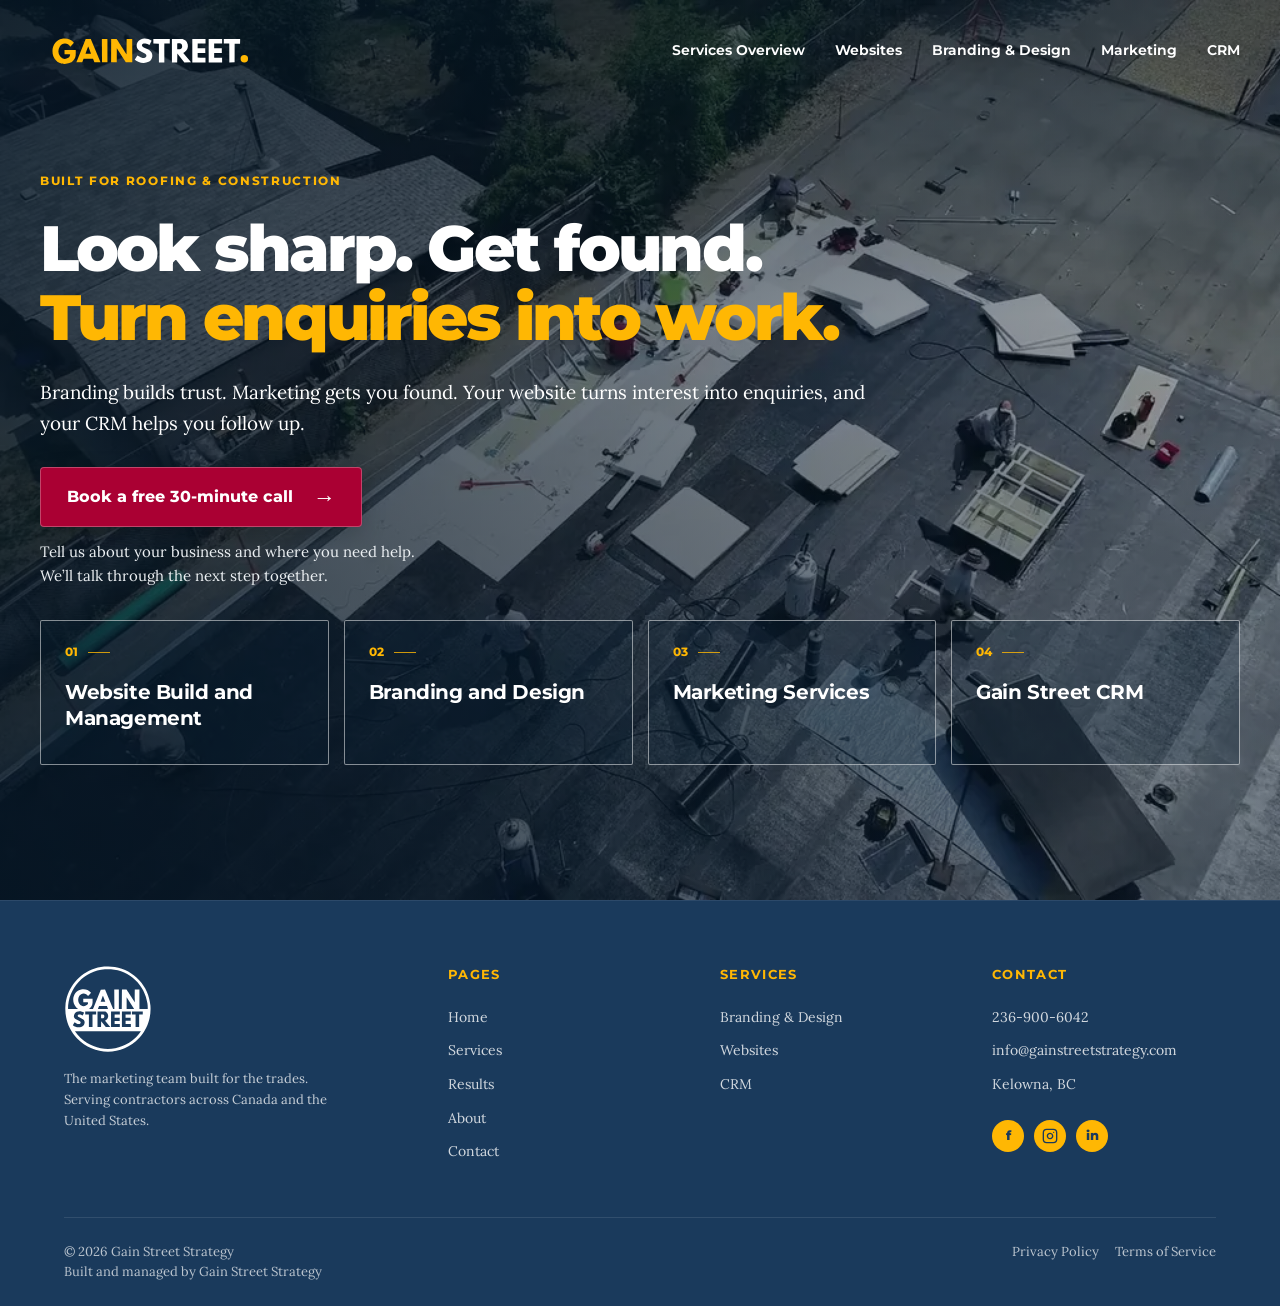
<file: index.html>
<!doctype html>
<html lang="en">
<head>
<meta charset="utf-8">
<meta name="viewport" content="width=device-width, initial-scale=1">
<title>Branding, Marketing, Websites & CRM — Gain Street Strategy</title>
<meta name="description" content="Branding, marketing, websites, and CRM working together for roofing and construction businesses. Book a free 30-minute call to talk through your next step.">
<link rel="icon" href="images/favicon.svg" type="image/svg+xml">
<link rel="stylesheet" href="home.css?v=20261029-home-call-1">
<script src="home.js" defer>
</script>
<script src="hero-video.js" defer>
</script>
<link rel="canonical" href="https://gainstreetstrategy.com/">
<meta property="og:title" content="Branding, Marketing, Websites & CRM — Gain Street Strategy">
<meta property="og:description" content="Websites, branding, marketing, and CRM built for roofing and construction contractors.">
<meta property="og:type" content="website">
<meta property="og:url" content="https://gainstreetstrategy.com/">
<meta property="og:image" content="https://gainstreetstrategy.com/home-poster.webp">
<meta name="twitter:card" content="summary_large_image">
<link rel="stylesheet" href="site-footer.css">
</head>
<body class="home-page">
<a class="skip-link" href="#main">Skip to content</a>
<header class="site-header">
<div class="container nav-inner">
<a class="logo" href="index.html" aria-label="Gain Street Strategy home">
<img src="home-logo.svg" width="232" height="44" alt="Gain Street Strategy">
</a>
<button class="menu-toggle" type="button" aria-expanded="false" aria-controls="main-nav">Menu <span aria-hidden="true">☰</span>
</button>
<nav id="main-nav" aria-label="Main navigation">
<a href="services.html">Services Overview</a>
<a href="websites.html">Websites</a>
<a href="branding.html">Branding & Design</a>
<a href="services.html#get-found">Marketing</a>
<a href="crm.html">CRM</a>
</nav>
</div>
</header>
<main id="main" tabindex="-1">
<section class="hero home-hero">
<video id="hero-video" class="hero-video" muted loop playsinline preload="none" poster="home-poster.webp" data-src="home-background.mp4" aria-hidden="true" tabindex="-1" disablepictureinpicture disableremoteplayback>
</video>
<div class="hero-video-shade" aria-hidden="true">
</div>
<div class="container home-entrance">
<div class="home-hero-copy">
<span class="eyebrow">Built for roofing &amp; construction</span>
<h1>Look sharp. Get found.<br>
<span class="amber">Turn enquiries into work.</span>
</h1>
<p class="lede">Branding builds trust. Marketing gets you found. Your website turns interest into enquiries, and your CRM helps you follow up.</p>
<div class="home-call-action">
<a class="home-call-button" href="contact.html#book-a-call">Book a free 30-minute call <span aria-hidden="true">→</span></a>
<p class="home-call-note">Tell us about your business and where you need help.<br class="desktop-break"> We’ll talk through the next step together.</p>
</div>
</div>
<nav class="service-grid" id="services" aria-label="Explore our services">
<a class="service-card service-nav-card" href="websites.html" aria-labelledby="title-website">
<span class="service-number" aria-hidden="true">01</span>
<h2 class="card-title" id="title-website">Website Build and Management</h2>
</a>
<a class="service-card service-nav-card" href="branding.html" aria-labelledby="title-branding-design">
<span class="service-number" aria-hidden="true">02</span>
<h2 class="card-title" id="title-branding-design">Branding and Design</h2>
</a>
<a class="service-card service-nav-card" href="services.html#get-found" aria-labelledby="title-marketing">
<span class="service-number" aria-hidden="true">03</span>
<h2 class="card-title" id="title-marketing">Marketing Services</h2>
</a>
<a class="service-card service-nav-card" href="crm.html" aria-labelledby="title-crm">
<span class="service-number" aria-hidden="true">04</span>
<h2 class="card-title" id="title-crm">Gain Street CRM</h2>
</a>
</nav>
<div class="home-hero-meta">

<button class="hero-video-toggle" type="button" aria-controls="hero-video" hidden>Play background video</button>
</div>
</div>
</section>
</main>
<footer class="gss-footer" id="site-footer">
  <div class="footer-container">
    <div class="footer-grid">
      <div>
        <div class="footer-badge"><img src="images/gss-logo-round-white.svg" alt="Gain Street Strategy"></div>
        <p class="footer-tagline">The marketing team built for the trades.<br>Serving contractors across Canada and the United States.</p>
      </div>
      <div>
        <h5>Pages</h5>
        <ul>
          <li><a href="index.html">Home</a></li>
          <li><a href="services.html">Services</a></li>
          <li><a href="results.html">Results</a></li>
          <li><a href="about.html">About</a></li>
          <li><a href="contact.html">Contact</a></li>
        </ul>
      </div>
      <div>
        <h5><a href="services.html">Services</a></h5>
        <ul>
          <li><a href="branding.html">Branding &amp; Design</a></li>
          <li><a href="websites.html">Websites</a></li>
          <li><a href="crm.html">CRM</a></li>
        </ul>
      </div>
      <div>
        <h5>Contact</h5>
        <ul>
          <li><a href="tel:+12369006042">236-900-6042</a></li>
          <li><a href="mailto:info@gainstreetstrategy.com">info@gainstreetstrategy.com</a></li>
          <li>Kelowna, BC</li>
        </ul>
        <div class="social-icons">
          <a href="https://www.facebook.com/gainstreetstrategy/" target="_blank" rel="noopener" aria-label="Facebook">f</a>
          <a href="https://www.instagram.com/gain.street/" target="_blank" rel="noopener" aria-label="Instagram"><svg aria-hidden="true" viewBox="0 0 24 24" width="16" height="16" fill="none" stroke="currentColor" stroke-width="2" stroke-linecap="round" stroke-linejoin="round"><rect x="2" y="2" width="20" height="20" rx="5" ry="5"/><path d="M16 11.37A4 4 0 1 1 12.63 8 4 4 0 0 1 16 11.37z"/><line x1="17.5" y1="6.5" x2="17.51" y2="6.5"/></svg></a>
          <a href="https://www.linkedin.com/company/gain-street-strategy/" target="_blank" rel="noopener" aria-label="LinkedIn">in</a>
        </div>
      </div>
    </div>
    <div class="footer-bottom">
      <div>© 2026 Gain Street Strategy<br>Built and managed by Gain Street Strategy</div>
      <div class="footer-legal"><a href="https://www.gainstreet.ca/terms-of-service-and-privacy-agreement" target="_blank" rel="noopener">Privacy Policy</a><a href="https://www.gainstreet.ca/terms-of-service-and-privacy-agreement" target="_blank" rel="noopener">Terms of Service</a></div>
    </div>
  </div>
</footer>
</body>
</html>
</file>
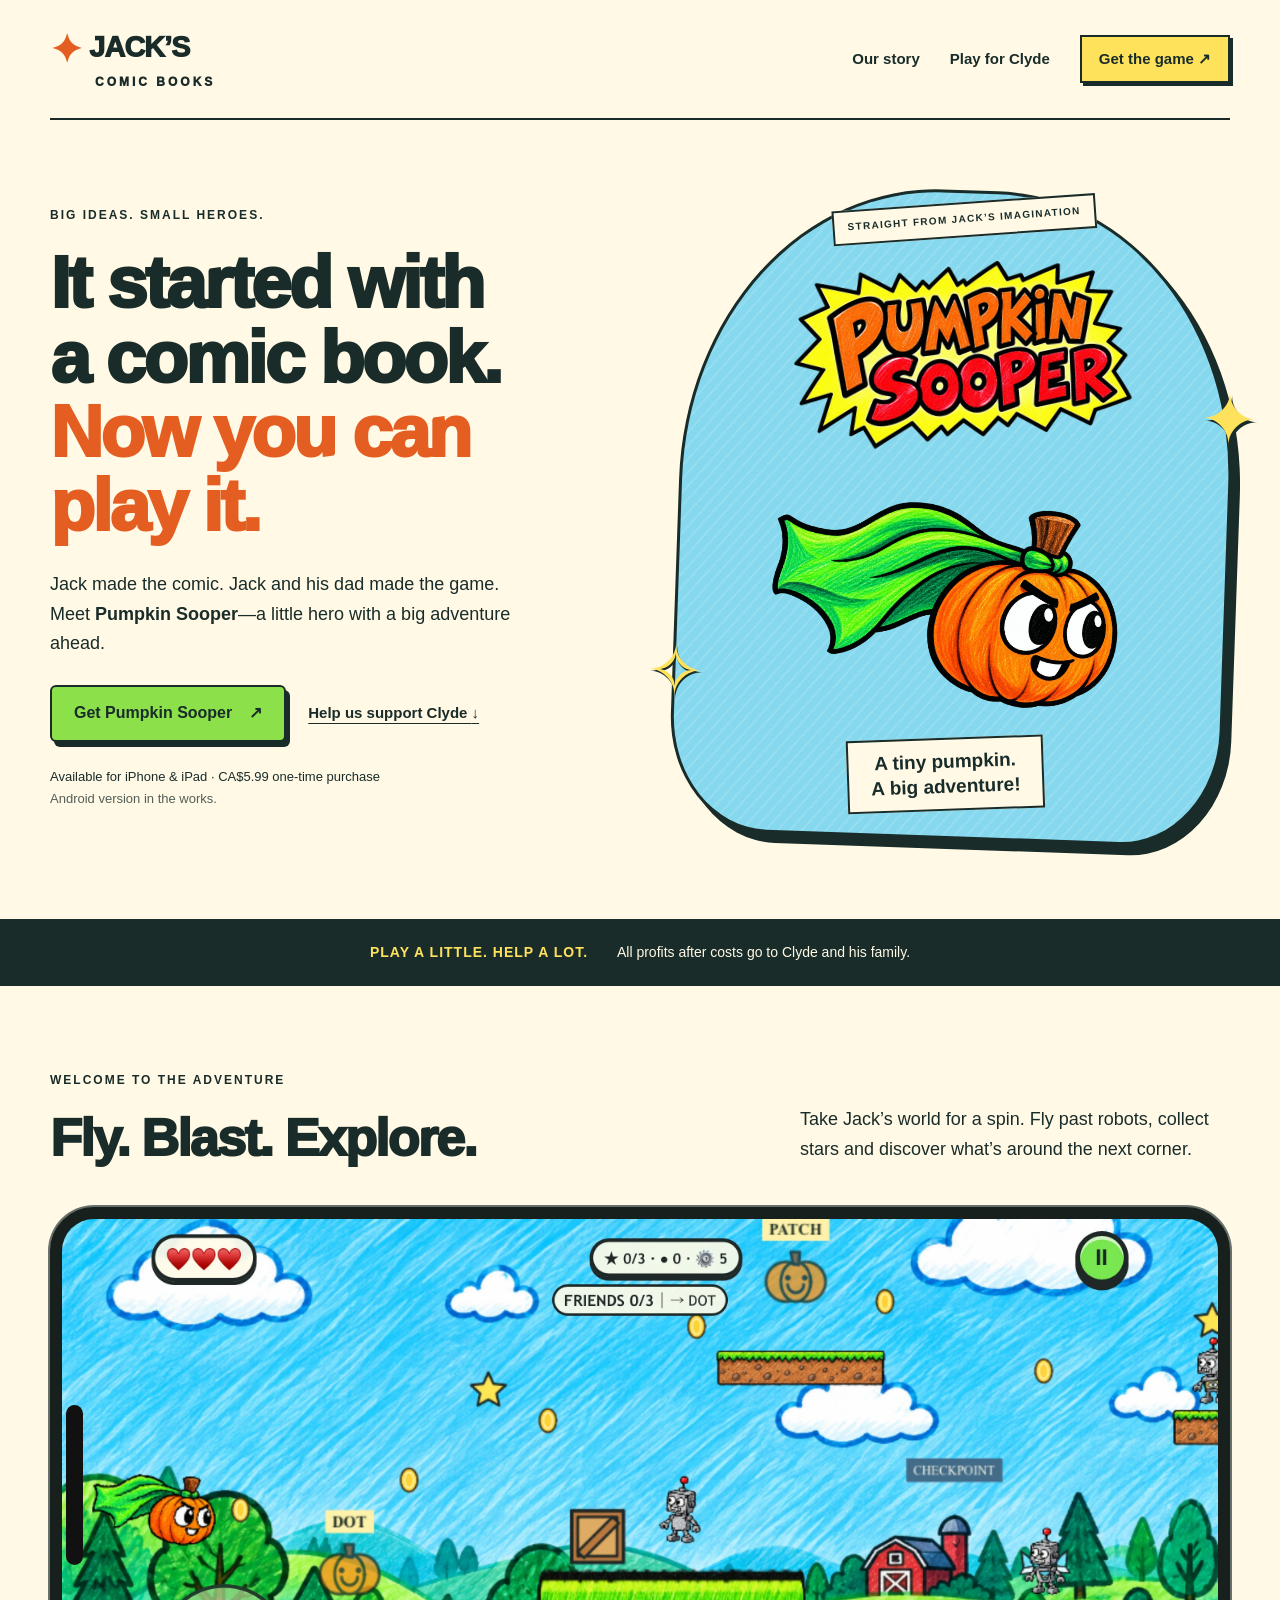
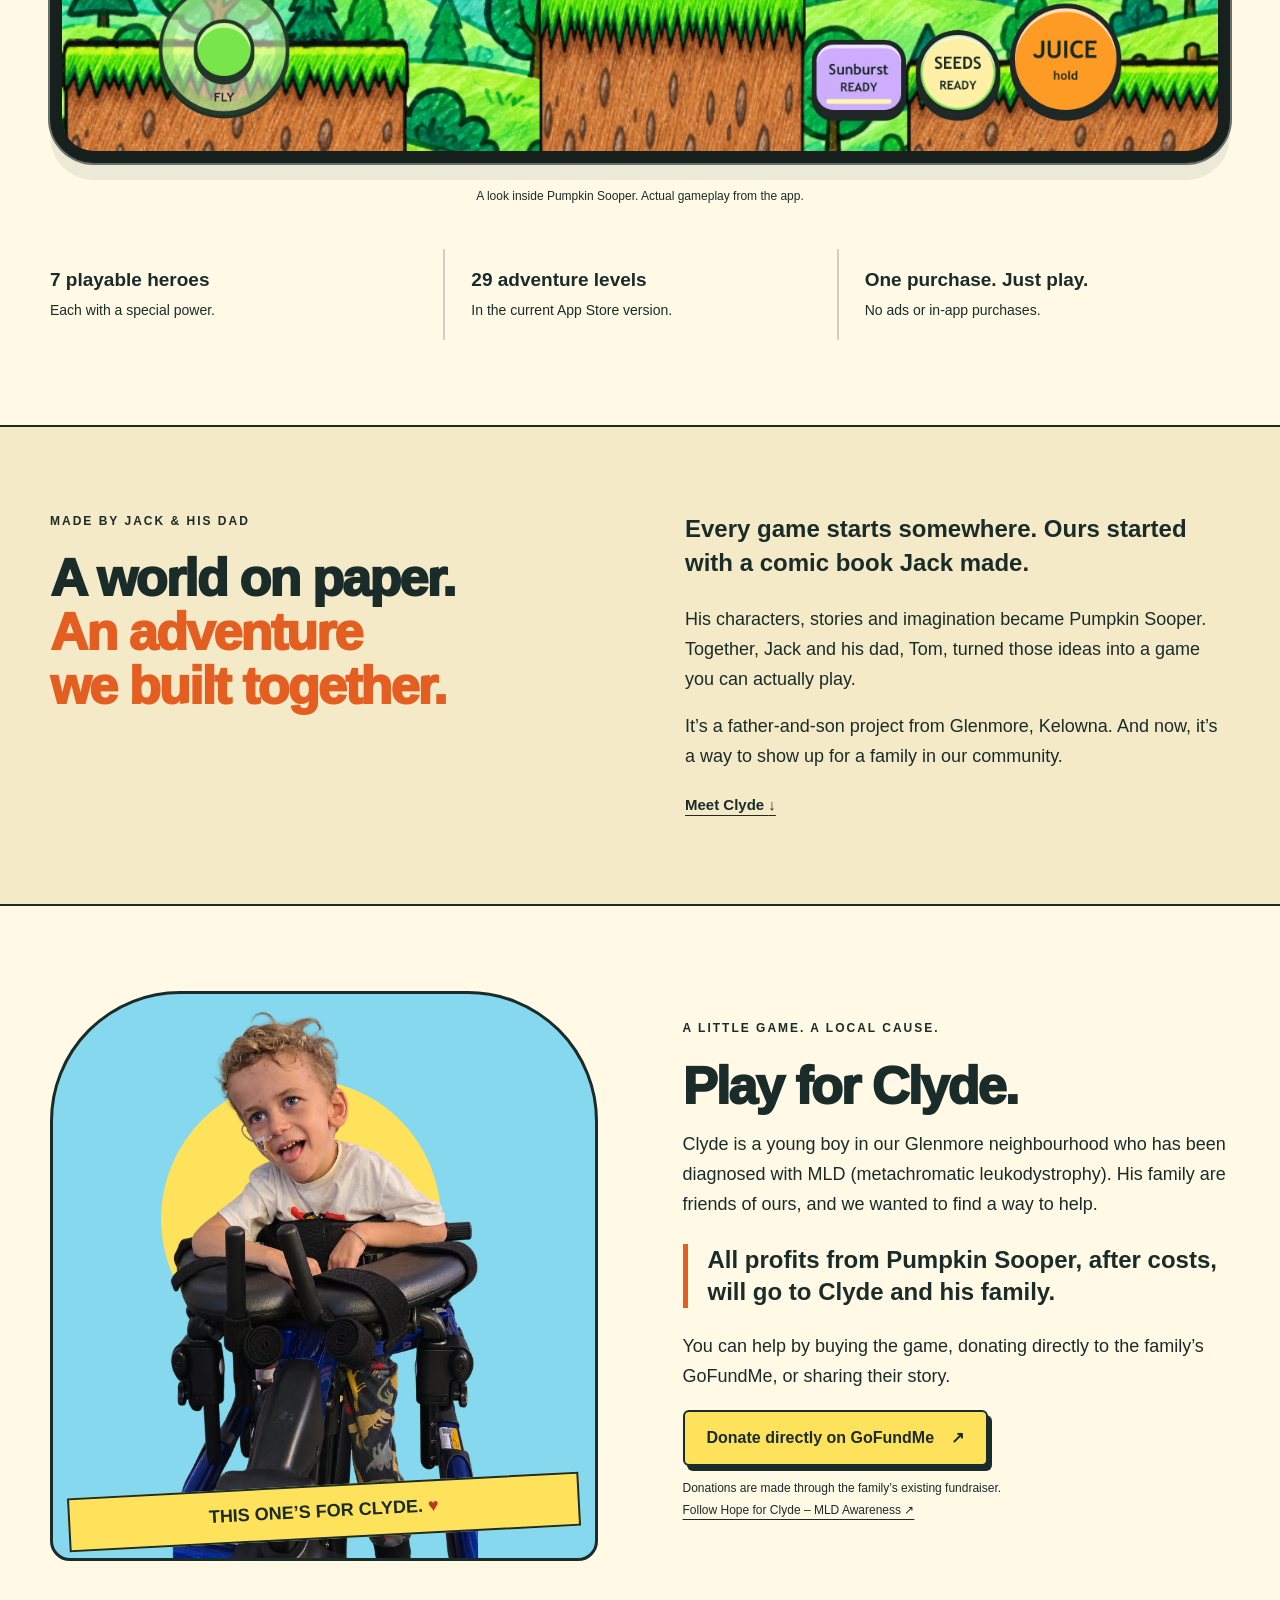
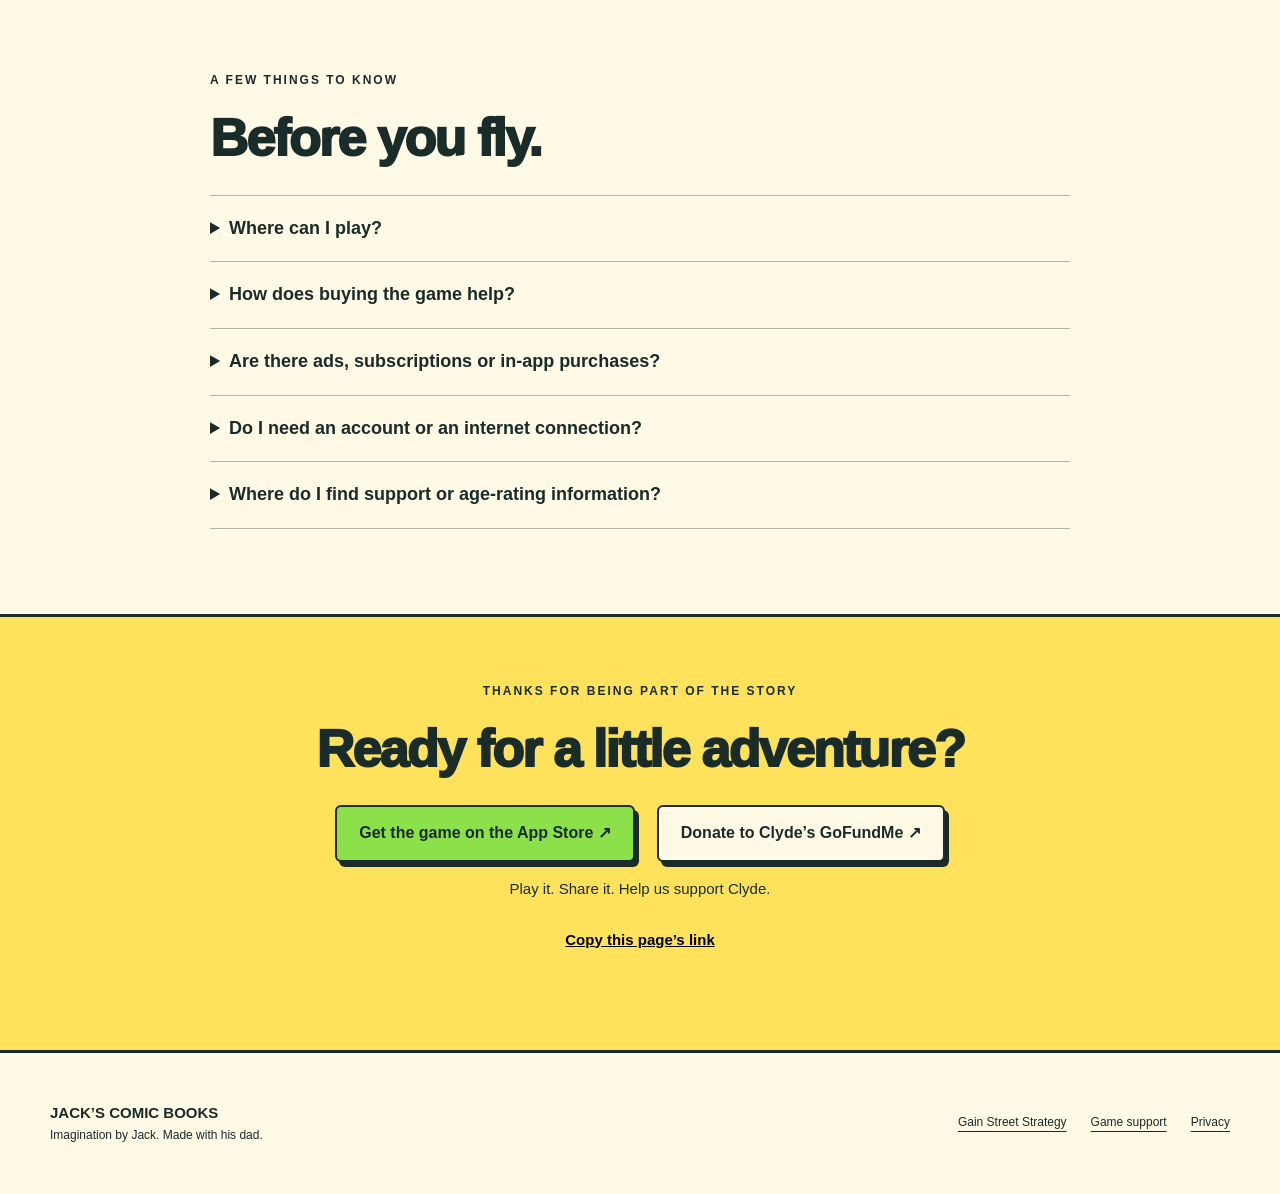
<file: jackscomicbooks/index.html>
<!doctype html>
<html lang="en-CA">
<head>
<meta charset="utf-8"><meta name="viewport" content="width=device-width, initial-scale=1">
<title>Jack’s Comic Books — Pumpkin Sooper, Play for Clyde</title>
<meta name="description" content="A comic book by Jack. A game made with his dad. Play Pumpkin Sooper and help support Clyde and his family. All profits after costs go to the family.">
<link rel="canonical" href="https://gainstreetstrategy.com/jackscomicbooks/">
<meta property="og:type" content="website"><meta property="og:title" content="Jack’s Comic Books — Play for Clyde"><meta property="og:description" content="Meet Pumpkin Sooper, the game Jack and his dad made from Jack’s comic book. All profits after costs support Clyde and his family."><meta property="og:url" content="https://gainstreetstrategy.com/jackscomicbooks/"><meta property="og:image" content="https://gainstreetstrategy.com/jackscomicbooks/assets/play-for-clyde.jpg"><meta property="og:image:alt" content="Play for Clyde: Pumpkin Sooper gameplay on a phone beside smiling Clyde.">
<meta name="twitter:card" content="summary_large_image"><meta name="theme-color" content="#fff8df">
<link rel="stylesheet" href="style.css">
</head>
<body>
<a class="skip" href="#main">Skip to content</a>
<header class="wrap header"><a class="brand" href="#top"><span aria-hidden="true">✦</span> JACK’S <span class="brand-small">COMIC BOOKS</span></a><nav aria-label="Main navigation"><a href="#story">Our story</a><a href="#clyde">Play for Clyde</a><a class="nav-button" href="https://apps.apple.com/ca/app/pumpkin-sooper/id6813286794">Get the game <span aria-hidden="true">↗</span></a></nav></header>
<main id="main">
<section class="wrap hero" id="top">
<div class="hero-copy"><p class="eyebrow">BIG IDEAS. SMALL HEROES.</p><h1>It started with <br>a comic book.<br><em>Now you can <br>play it.</em></h1><p class="intro">Jack made the comic. Jack and his dad made the game. Meet <strong>Pumpkin Sooper</strong>—a little hero with a big adventure ahead.</p><div class="actions"><a class="button green" href="https://apps.apple.com/ca/app/pumpkin-sooper/id6813286794">Get Pumpkin Sooper <span aria-hidden="true">↗</span></a><a class="text-link" href="#clyde">Help us support Clyde <span aria-hidden="true">↓</span></a></div><p class="availability">Available for iPhone &amp; iPad · CA$5.99 one-time purchase<br><span>Android version in the works.</span></p></div>
<div class="hero-art"><span class="art-label">STRAIGHT FROM JACK’S IMAGINATION</span><img class="game-logo" src="assets/logo.webp" width="1536" height="1024" alt="Pumpkin Sooper" fetchpriority="high"><img class="pumpkin" src="assets/hero.webp" width="1536" height="1024" alt="The smiling pumpkin superhero with his bright green cape"><span class="speech">A tiny pumpkin.<br>A big adventure!</span><span class="art-star one" aria-hidden="true">✦</span><span class="art-star two" aria-hidden="true">✧</span></div>
</section>
<div class="promise"><p>PLAY A LITTLE. HELP A LOT. <span>All profits after costs go to Clyde and his family.</span></p></div>
<section class="wrap game section" id="game"><div class="section-heading"><div><p class="eyebrow">WELCOME TO THE ADVENTURE</p><h2>Fly. Blast. Explore.</h2></div><p>Take Jack’s world for a spin. Fly past robots, collect stars and discover what’s around the next corner.</p></div><figure><div class="phone"><span class="camera" aria-hidden="true"></span><img src="assets/gameplay.webp" width="2868" height="1320" alt="Actual Pumpkin Sooper gameplay: a caped pumpkin flies through a green world with robots, stars and coins." loading="lazy"></div><figcaption>A look inside Pumpkin Sooper. Actual gameplay from the app.</figcaption></figure><div class="game-facts"><div><b>7 playable heroes</b><span>Each with a special power.</span></div><div><b>29 adventure levels</b><span>In the current App Store version.</span></div><div><b>One purchase. Just play.</b><span>No ads or in-app purchases.</span></div></div></section>
<section class="story section" id="story"><div class="wrap story-grid"><div><p class="eyebrow">MADE BY JACK &amp; HIS DAD</p><h2>A world on paper.<br><em>An adventure<br>we built together.</em></h2></div><div class="story-copy"><p>Every game starts somewhere. Ours started with a comic book Jack made.</p><p>His characters, stories and imagination became Pumpkin Sooper. Together, Jack and his dad, Tom, turned those ideas into a game you can actually play.</p><p>It’s a father-and-son project from Glenmore, Kelowna. And now, it’s a way to show up for a family in our community.</p><a class="text-link" href="#clyde">Meet Clyde <span aria-hidden="true">↓</span></a></div></div></section>
<section class="wrap section clyde" id="clyde"><div class="clyde-art"><div class="sun" aria-hidden="true"></div><img src="assets/clyde.webp" width="941" height="1672" alt="Clyde smiling, pictured with his mobility support." loading="lazy"><span class="clyde-label">THIS ONE’S FOR CLYDE. <span aria-hidden="true">♥</span></span></div><div class="clyde-copy"><p class="eyebrow">A LITTLE GAME. A LOCAL CAUSE.</p><h2>Play for Clyde.</h2><p>Clyde is a young boy in our Glenmore neighbourhood who has been diagnosed with MLD (metachromatic leukodystrophy). His family are friends of ours, and we wanted to find a way to help.</p><p class="pledge">All profits from Pumpkin Sooper, after costs, will go to Clyde and his family.</p><p>You can help by buying the game, donating directly to the family’s GoFundMe, or sharing their story.</p><a class="button yellow" href="https://gofund.me/501fcfd57">Donate directly on GoFundMe <span aria-hidden="true">↗</span></a><p class="small">Donations are made through the family’s existing fundraiser.<br><a href="https://www.facebook.com/profile.php?id=61591126573124">Follow Hope for Clyde – MLD Awareness ↗</a></p></div></section>
<section class="wrap faq section"><p class="eyebrow">A FEW THINGS TO KNOW</p><h2>Before you fly.</h2><details><summary>Where can I play?</summary><p>Pumpkin Sooper is available now on the Apple App Store for iPhone and iPad. The game is played in landscape orientation. The Android version is in preparation and is not available on Google Play yet.</p></details><details><summary>How does buying the game help?</summary><p>Jack and Tom have committed to giving all profits from Pumpkin Sooper, after costs, to Clyde and his family. This means the amount remaining after costs, rather than the entire purchase price. To make a direct donation instead, use <a href="https://gofund.me/501fcfd57">the family’s GoFundMe</a>.</p></details><details><summary>Are there ads, subscriptions or in-app purchases?</summary><p>No. Pumpkin Sooper is a one-time purchase with no ads, subscriptions or real-money in-app purchases. Coins earned while playing can be used in the game. The Canadian App Store price is CA$5.99; local prices may vary.</p></details><details><summary>Do I need an account or an internet connection?</summary><p>No player account is required. Gameplay works offline and progress is saved on your device. Store downloads and external links require an internet connection.</p></details><details><summary>Where do I find support or age-rating information?</summary><p>See the <a href="https://apps.apple.com/ca/app/pumpkin-sooper/id6813286794">App Store listing</a> for compatibility and age-rating information. For help, visit <a href="/pumpkin-sooper-support.html">game support</a> or read the <a href="/pumpkin-sooper-privacy.html">privacy policy</a>.</p></details></section>
<section class="final-cta"><div class="wrap"><p class="eyebrow">THANKS FOR BEING PART OF THE STORY</p><h2>Ready for a little adventure?</h2><div class="actions"><a class="button green" href="https://apps.apple.com/ca/app/pumpkin-sooper/id6813286794">Get the game on the App Store ↗</a><a class="button cream" href="https://gofund.me/501fcfd57">Donate to Clyde’s GoFundMe ↗</a></div><p>Play it. Share it. Help us support Clyde.</p><button class="text-link" id="copy-link" type="button" hidden>Copy this page’s link</button><p id="copy-status" role="status"></p></div></section>
</main><footer class="wrap footer"><p><strong>JACK’S COMIC BOOKS</strong><br>Imagination by Jack. Made with his dad.</p><div><a href="/">Gain Street Strategy</a><a href="/pumpkin-sooper-support.html">Game support</a><a href="/pumpkin-sooper-privacy.html">Privacy</a></div></footer>
<script src="page.js" defer></script>
</body></html>
</file>
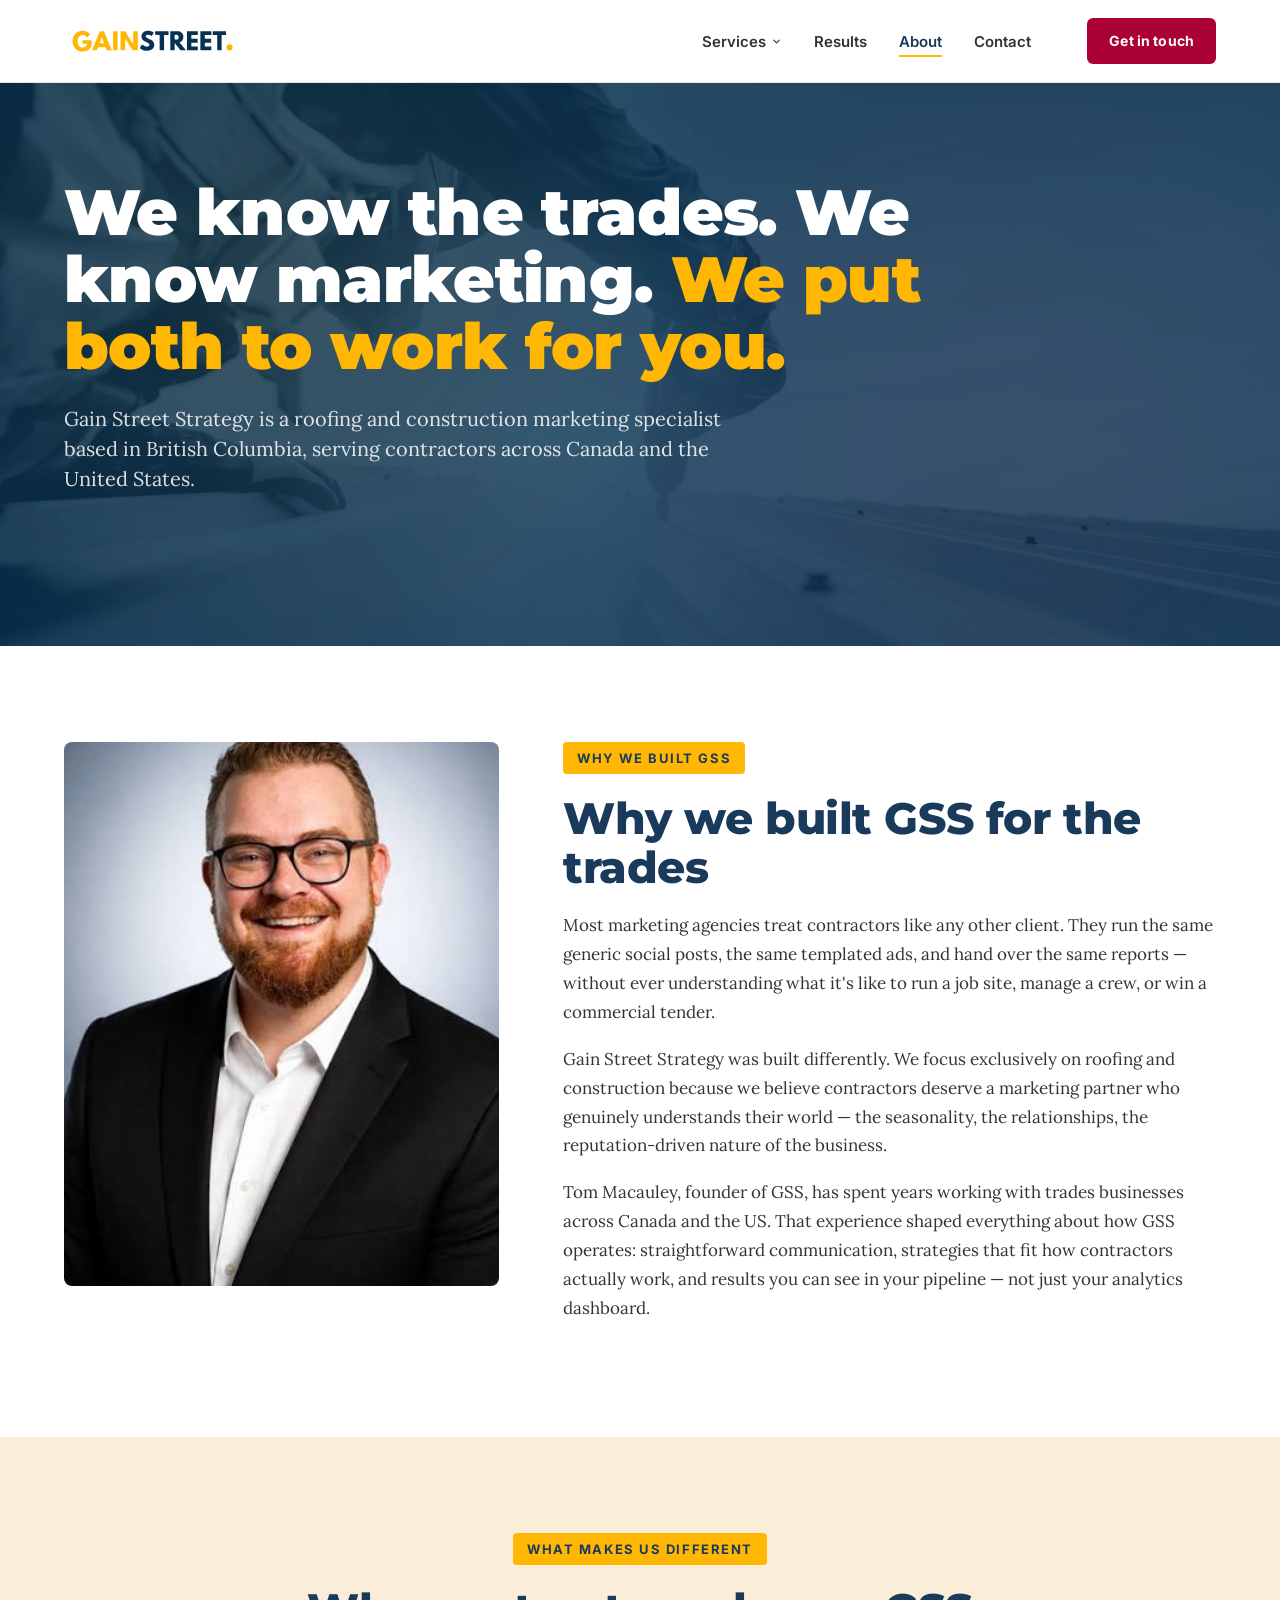
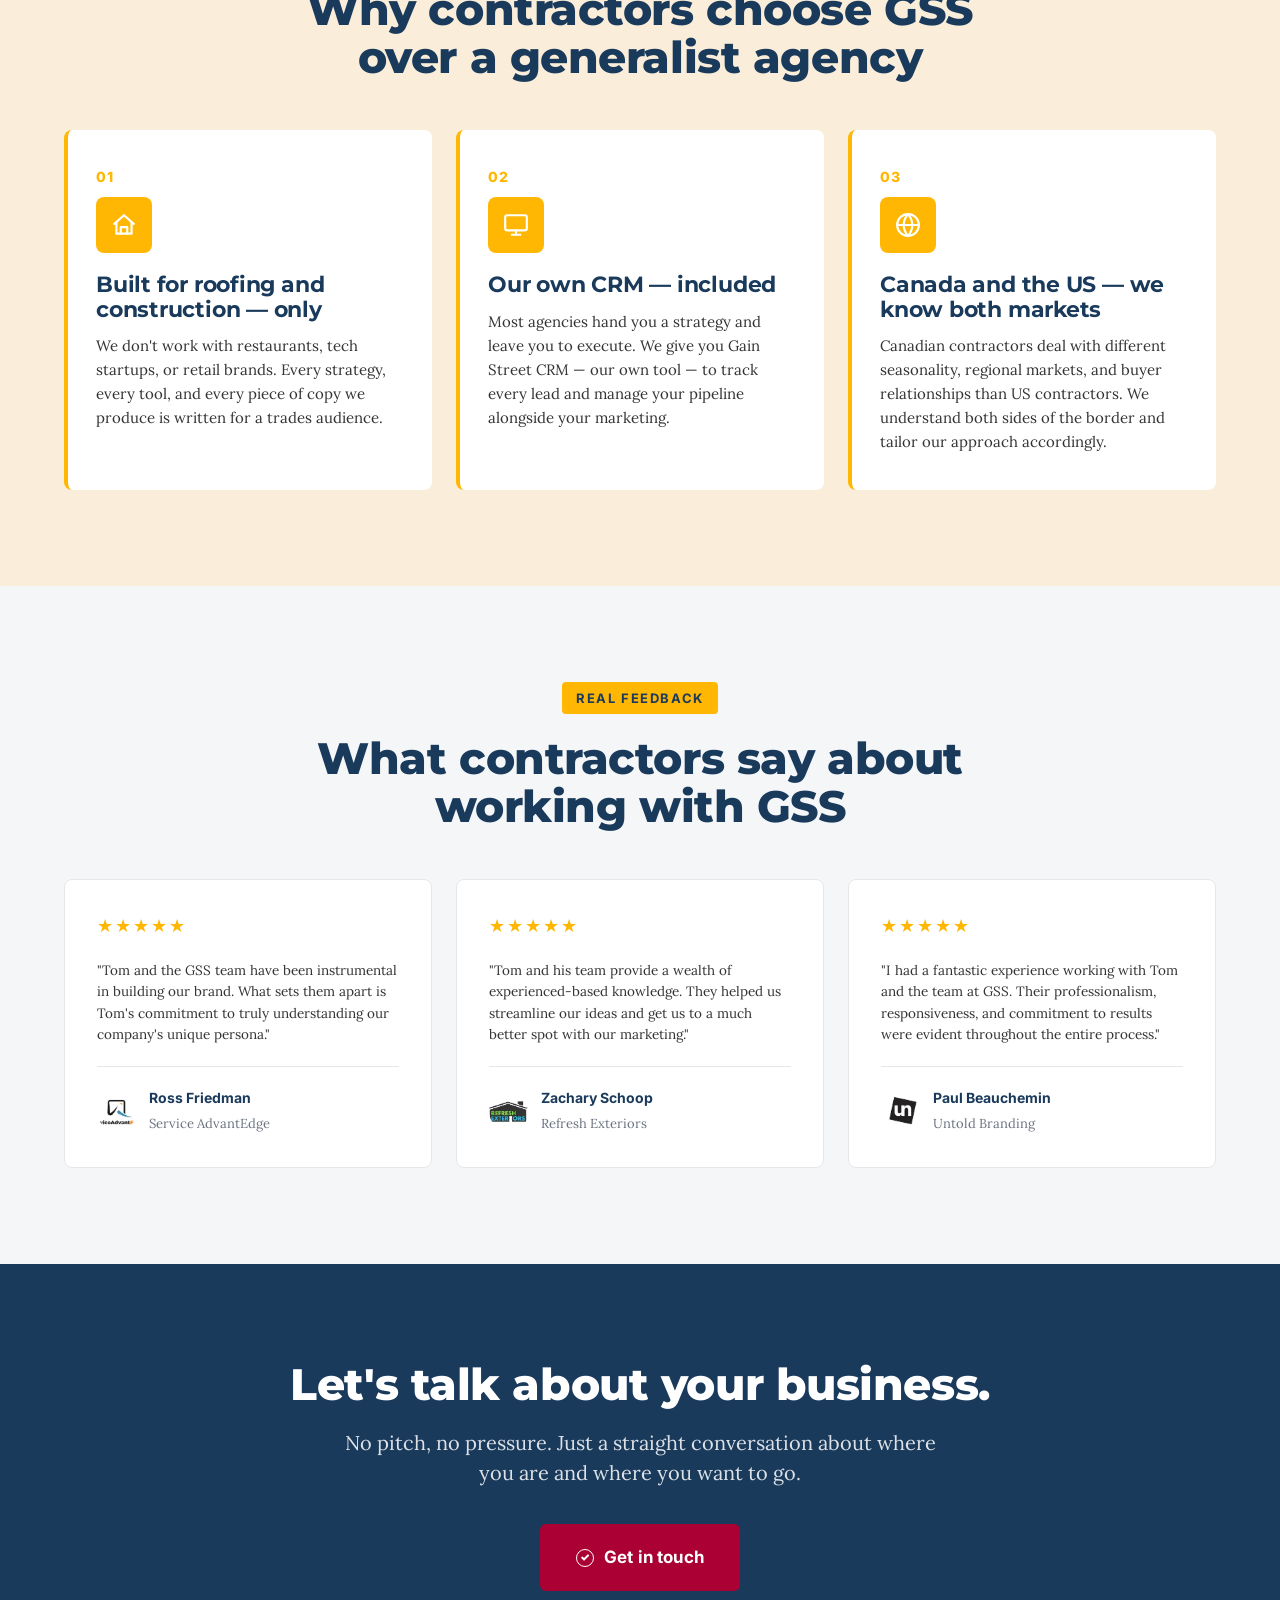
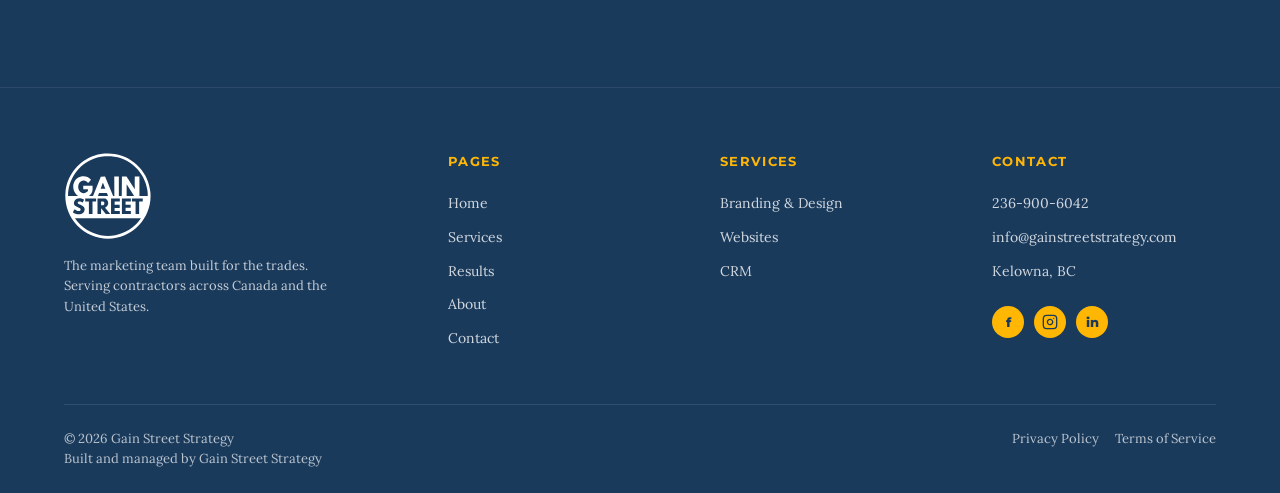
<file: about.html>
<!DOCTYPE html>
<html lang="en">
<head><meta http-equiv="Content-Type" content="text/html; charset=UTF-8">
<script>document.documentElement.classList.add('js');</script>

<meta name="viewport" content="width=device-width, initial-scale=1.0">
<title>About — Gain Street Strategy</title>
<meta name="description" content="Meet the team behind Gain Street Strategy — a marketing agency built specifically for roofing and construction contractors in Canada and the US.">
<link rel="icon" type="image/svg+xml" href="images/favicon.svg">
<meta property="og:title" content="About — Gain Street Strategy">
<meta property="og:description" content="Meet the team behind Gain Street Strategy — a marketing agency built for roofing and construction contractors.">
<meta property="og:type" content="website">
<meta property="og:image" content="images/tom-headshot.jpeg">
<meta name="twitter:card" content="summary_large_image">
<link rel="preconnect" href="https://fonts.googleapis.com/">
<link rel="preconnect" href="https://fonts.gstatic.com/" crossorigin="">
<link href="https://fonts.googleapis.com/css2?family=Montserrat:wght@400;500;600;700;800;900&family=Inter:wght@400;500;600;700;800;900&family=Lora:ital,wght@0,400;0,500;0,600;0,700;1,400;1,500&display=swap" rel="stylesheet">
<style>
/* =====================================================
   GAIN STREET STRATEGY — BRAND TOKENS
   Matches the "what we do" Canva reference file.
   Swap these in GHL theme settings or color picker.
   ===================================================== */
:root{
  --navy:    #1A3A5C;   /* primary dark */
  --amber:   #FFB703;   /* accent (highlights, NOT buttons) */
  --red:     #AA0033;   /* deep red — BUTTONS ONLY */
  --red-dark:#8a0029;   /* button hover */
  --cream:   #FAEEDA;   /* warm off-white accent bg */
  --text:    #333333;
  --muted:   #6B7280;
  --line:    #E5E7EB;
  --bg:      #FFFFFF;
}

*{box-sizing:border-box;margin:0;padding:0}
html{scroll-behavior:smooth}
body{
  font-family:'Lora',Georgia,serif;
  background:var(--bg);
  color:var(--text);
  line-height:1.55;
  font-size:17px;
  -webkit-font-smoothing:antialiased;
}
a{color:inherit;text-decoration:none}
img{max-width:100%;display:block}

/* ================ TYPOGRAPHY ================ */
h1,h2,h3,h4{font-family:'Montserrat',sans-serif;font-weight:800;letter-spacing:-0.01em;line-height:1.1;color:var(--navy)}
h1{font-size:clamp(40px,5.5vw,64px);font-weight:900;line-height:1.05}
h2{font-size:clamp(30px,3.6vw,44px)}
h3{font-size:clamp(22px,2.2vw,28px);font-weight:700}
h4{font-size:18px;font-weight:700}
p{font-size:17px;font-family:'Lora',Georgia,serif}
.lede{font-size:20px;color:var(--text);line-height:1.5;font-family:'Lora',Georgia,serif}

/* ================ LAYOUT UTILITIES ================ */
.container{max-width:1200px;margin:0 auto;padding:0 24px}
.section{padding:96px 0}
.section-sm{padding:64px 0}
.section-tight{padding:48px 0}
.center{text-align:center}
.eyebrow{
  display:inline-block;
  font-family:'Inter',sans-serif;font-size:13px;font-weight:700;letter-spacing:0.12em;text-transform:uppercase;
  color:var(--navy);background:var(--amber);
  padding:6px 14px;border-radius:4px;margin-bottom:20px;
}
.eyebrow.on-dark{color:var(--navy);background:var(--amber)}
.eyebrow.subtle{background:transparent;color:var(--muted);padding:0;margin-bottom:12px}
.amber-mark{color:var(--amber)}
.amber-underline{
  background:linear-gradient(transparent 65%,var(--amber) 65%);
  padding:0 4px;
}

/* ================ BUTTONS (deep red only) ================ */
.btn{
  display:inline-flex;align-items:center;justify-content:center;gap:10px;
  background:var(--red);color:#fff;
  padding:16px 28px;border-radius:6px;border:none;
  font-family:'Inter',sans-serif;font-weight:700;font-size:16px;
  cursor:pointer;transition:.15s;letter-spacing:0.01em;
}
.btn:hover{background:var(--red-dark);transform:translateY(-1px)}
.btn-lg{padding:20px 36px;font-size:17px}
.btn-arrow::after{content:"→";font-weight:700}
.chk{
  display:inline-flex;align-items:center;justify-content:center;
  width:18px;height:18px;border-radius:50%;border:1.5px solid #fff;
  font-size:11px;font-weight:900;flex-shrink:0;
}
.link-secondary{
  display:inline-flex;align-items:center;gap:6px;
  color:#fff;font-family:'Inter',sans-serif;font-weight:600;font-size:15px;
  border-bottom:2px solid var(--amber);padding-bottom:2px;
}
.link-amber{
  color:var(--navy);font-family:'Inter',sans-serif;font-weight:700;font-size:15px;
  border-bottom:2px solid var(--amber);padding-bottom:2px;
  display:flex;align-items:center;gap:6px;
  width:fit-content;
}

/* ================ NAV ================ */
.nav{
  position:sticky;top:0;z-index:50;
  background:var(--bg);border-bottom:1px solid var(--line);
}
.nav-inner{
  max-width:1200px;margin:0 auto;padding:18px 24px;
  display:flex;align-items:center;justify-content:space-between;gap:24px;
}
.logo{
  display:flex;align-items:center;gap:10px;
  font-family:'Montserrat',sans-serif;font-weight:800;font-size:22px;
  color:var(--navy);letter-spacing:-0.01em;line-height:1;
}
.logo img{height:36px;width:auto;display:block}
.logo .gain{color:var(--amber)}
.logo .street{color:var(--navy)}
.logo .dot{color:var(--amber)}
.nav-links{display:flex;align-items:center;gap:32px;list-style:none;margin-left:auto;margin-right:32px}
.nav-links a{font-family:'Inter',sans-serif;font-weight:600;font-size:15px;color:var(--text);transition:.15s}
.nav-links a:hover{color:var(--navy)}
.nav-links a.active{color:var(--navy);border-bottom:2px solid var(--amber);padding-bottom:4px}
.nav-cta{padding:12px 22px;font-size:14px;white-space:nowrap;flex-shrink:0}

/* ---- Services dropdown ---- */
.nav-dropdown{position:relative}
.nav-dropdown-trigger{display:inline-flex;align-items:center;gap:5px;cursor:default}
.nav-dropdown-trigger svg{width:11px;height:11px;transition:.15s;flex-shrink:0}
.nav-dropdown:hover .nav-dropdown-trigger svg{transform:rotate(180deg)}
.nav-dropdown-menu{
  position:absolute;top:100%;left:50%;transform:translateX(-50%);
  background:#fff;border:1px solid var(--line);border-radius:8px;
  box-shadow:0 16px 36px rgba(20,30,45,0.14);
  min-width:200px;padding:8px;list-style:none;
  opacity:0;visibility:hidden;pointer-events:none;
  transition:opacity .15s;
  z-index:60;
}
.nav-dropdown:hover .nav-dropdown-menu,
.nav-dropdown:focus-within .nav-dropdown-menu{opacity:1;visibility:visible;pointer-events:auto}
.nav-dropdown-menu li{padding:0}
.nav-dropdown-menu a{
  display:block;padding:10px 14px;border-radius:6px;font-size:14px;font-weight:600;color:var(--text);
  border:none;box-shadow:none;outline:none;
}
.nav-dropdown-menu a:hover{background:var(--cream);color:var(--navy)}
.nav-dropdown-menu a:focus-visible{outline:2px solid var(--navy);outline-offset:-2px}
.nav-dropdown-menu a.active{color:var(--navy);background:var(--cream)}

/* ---- Mobile menu ---- */
.nav-toggle{
  display:none;flex-direction:column;justify-content:center;gap:5px;
  width:36px;height:36px;background:none;border:none;cursor:pointer;padding:0;flex-shrink:0;
}
.nav-toggle span{display:block;width:100%;height:2px;background:var(--navy);border-radius:2px;transition:.2s}
.nav-toggle.active span:nth-child(1){transform:translateY(7px) rotate(45deg)}
.nav-toggle.active span:nth-child(2){opacity:0}
.nav-toggle.active span:nth-child(3){transform:translateY(-7px) rotate(-45deg)}
.mobile-menu{
  display:none;position:absolute;top:100%;left:0;right:0;
  background:#fff;border-top:1px solid var(--line);
  padding:8px 24px 24px;max-height:80vh;overflow-y:auto;
  box-shadow:0 16px 32px rgba(20,30,45,0.1);
}
.mobile-menu.active{display:block}
.mobile-menu-links{list-style:none;display:flex;flex-direction:column}
.mobile-menu-links>li{border-bottom:1px solid var(--line)}
.mobile-menu-links>li:last-child{border-bottom:none}
.mobile-menu-links>li>a,
.mobile-dropdown-trigger{
  display:flex;align-items:center;justify-content:space-between;width:100%;
  padding:16px 4px;font-family:'Inter',sans-serif;font-weight:600;font-size:17px;color:var(--navy);
  background:none;border:none;text-align:left;cursor:pointer;
}
.mobile-dropdown-trigger svg{width:14px;height:14px;transition:.2s;flex-shrink:0;color:var(--muted)}
.mobile-dropdown.open .mobile-dropdown-trigger svg{transform:rotate(180deg)}
.mobile-dropdown-menu{list-style:none;max-height:0;overflow:hidden;transition:max-height .25s ease}
.mobile-dropdown.open .mobile-dropdown-menu{max-height:320px}
.mobile-dropdown-menu li{padding-left:12px}
.mobile-dropdown-menu a{display:block;padding:12px 8px;font-family:'Inter',sans-serif;font-weight:600;font-size:15px;color:var(--text)}
.mobile-dropdown-menu a.active{color:var(--navy)}
.mobile-menu-cta{margin-top:20px;width:100%}

/* ================ HERO (dark) ================ */
.hero-dark{
  background:var(--navy) url('images/hero2.webp') center/cover no-repeat;
  color:#fff;
  padding:96px 0 112px;
  position:relative;overflow:hidden;
}
.hero-dark::before{
  content:"";position:absolute;inset:0;
  background:
    radial-gradient(circle at 20% 30%,rgba(255,183,3,0.06),transparent 40%),
    radial-gradient(circle at 80% 70%,rgba(170,0,51,0.05),transparent 40%);
  pointer-events:none;
}
.hero-dark .container{position:relative}
.hero-dark h1{color:#fff;max-width:880px;margin-bottom:24px}
.hero-dark .lede{color:rgba(255,255,255,0.85);max-width:680px;margin-bottom:40px}
.hero-dark .hero-actions{display:flex;align-items:center;gap:24px;flex-wrap:wrap}

/* light hero variant for contact */
.hero-light{
  background:var(--cream);
  padding:80px 0 64px;
}
.hero-light h1{margin-bottom:16px}
.hero-light .lede{max-width:640px;color:var(--text)}

/* ================ SOCIAL PROOF BAR ================ */
.proof-bar{background:#e8e8e8;padding:32px 0 16px;border-bottom:1px solid var(--line)}
.proof-bar-inner{
  display:flex;flex-direction:column;align-items:center;gap:24px;
  text-align:center;
}
.proof-label{
  font-family:'Inter',sans-serif;font-size:13px;font-weight:700;letter-spacing:0.1em;text-transform:uppercase;
  color:var(--navy);
}
.proof-logos{
  display:grid;grid-template-columns:repeat(8,minmax(0,130px));
  column-gap:16px;
  justify-content:space-between;justify-items:center;align-items:center;
  width:100%;
}
.proof-logo{
  font-weight:700;color:var(--navy);font-size:17px;letter-spacing:-0.01em;
  opacity:0.7;
}
.proof-logo-img{
  height:auto;width:130px;object-fit:contain;
  filter:grayscale(100%);opacity:0.6;
}

/* ================ PROBLEM SECTION ================ */
.problem-section{background:var(--cream)}
.problem-grid{display:grid;grid-template-columns:repeat(3,1fr);gap:32px;margin-top:48px}
.problem-card{
  background:#fff;padding:36px 32px;border-radius:8px;
  border-top:4px solid var(--amber);
}
.problem-card .num{
  font-family:'Inter',sans-serif;font-weight:800;color:var(--amber);font-size:16px;letter-spacing:0.12em;margin-bottom:12px;
  display:block;
}
.problem-card h3{margin-bottom:12px}
.problem-card p{color:var(--text);font-size:15px}

/* ================ SERVICES OVERVIEW (3 cards) ================ */
.services-overview{background:#fff}
.services-grid{display:grid;grid-template-columns:repeat(3,1fr);gap:24px;margin-top:48px}
.service-card{
  background:#fff;padding:36px 32px;border-radius:8px;
  border:1.5px solid var(--line);transition:.2s;
  display:flex;flex-direction:column;
}
.service-card:hover{border-color:var(--amber);transform:translateY(-4px);box-shadow:0 12px 32px rgba(26,58,92,0.08)}
.service-card .icon-box{
  width:56px;height:56px;border-radius:8px;background:var(--navy);
  display:flex;align-items:center;justify-content:center;
  margin-bottom:20px;color:var(--navy);
}
.service-card .icon-box svg{width:26px;height:26px}
.service-card .kicker{
  font-family:'Montserrat',sans-serif;font-size:12px;font-weight:700;color:var(--amber);
  text-transform:uppercase;letter-spacing:0.1em;margin-bottom:8px;display:block;
}
.service-card h3{margin-bottom:12px}
.service-card p{flex:1;margin-bottom:20px;color:var(--text);font-size:15px}
.service-card .link-amber{margin-top:auto}

/* ================ WORK SAMPLES ================ */
.work-samples{background:#fff;padding:96px 0;border-top:1px solid var(--line);position:relative}
.work-grid{display:grid;grid-template-columns:repeat(3,1fr);gap:0;margin-top:48px;border-radius:8px;overflow:hidden}
.work-grid-wrap{position:relative}
.work-nav{
  position:absolute;top:50%;transform:translateY(-50%);width:40px;height:40px;border-radius:50%;
  background:rgba(0,0,0,0.35);color:#fff;display:flex;align-items:center;justify-content:center;
  font-size:16px;z-index:2;
}
.work-nav.prev{left:12px}
.work-nav.next{right:12px}
.work-card{
  background:#fff;overflow:hidden;transition:.2s;display:flex;flex-direction:column;position:relative;
}
.work-card:hover{transform:translateY(-2px)}
.work-image{
  aspect-ratio:4/3;
  display:flex;align-items:center;justify-content:center;
  position:relative;overflow:hidden;
}
.work-image img{width:100%;height:100%;object-fit:cover;display:block}
.work-image .ph-label{
  position:absolute;inset:auto 16px 16px 16px;
  background:rgba(0,0,0,0.55);color:#fff;
  font-size:11px;font-weight:700;letter-spacing:0.1em;text-transform:uppercase;
  padding:8px 12px;border-radius:4px;backdrop-filter:blur(4px);
}
/* themed placeholder backgrounds (so the layout reads even without real images) */
.work-image.ph-uproof{
  background:
    radial-gradient(circle at 70% 30%,rgba(255,90,30,0.15),transparent 50%),
    linear-gradient(135deg,#1f1f1f 0%,#2d2d2d 100%);
  color:#FF5A1E;
}
.work-image.ph-uproof .ph-mark{
  font-family:'Inter',sans-serif;font-weight:900;font-size:48px;letter-spacing:-0.03em;
  color:#bdbdbd;opacity:0.45;text-transform:uppercase;
}
.work-image.ph-uproof .ph-mark span{color:#FF5A1E;opacity:1}
.work-image.ph-carefree{
  background:
    radial-gradient(circle at 30% 30%,rgba(125,200,250,0.25),transparent 60%),
    linear-gradient(135deg,#0d2b4a 0%,#1c5976 100%);
  color:#7DC8FA;
}
.work-image.ph-carefree .ph-mark{
  font-family:'Inter',sans-serif;font-weight:700;font-size:22px;
  color:#ffffff;letter-spacing:0.01em;
  background:rgba(28,89,118,0.7);padding:14px 22px;border-radius:6px;
  border:1px solid rgba(255,255,255,0.15);
}
.work-meta{padding:24px 28px}
.work-tag{
  display:inline-block;font-size:11px;font-weight:700;letter-spacing:0.12em;text-transform:uppercase;
  color:var(--amber);background:var(--navy);padding:4px 10px;border-radius:4px;margin-bottom:12px;
}
.work-meta h3{font-size:20px;margin-bottom:6px}
.work-meta .work-type{font-size:14px;color:var(--muted)}
.work-cta-row{margin-top:48px;text-align:center}
.work-cta-row a{
  color:var(--navy);font-family:'Inter',sans-serif;font-weight:700;font-size:15px;
  border-bottom:2px solid var(--amber);padding-bottom:2px;
}

/* ================ CRM SPOTLIGHT ================ */
.crm-spotlight{background:var(--amber);color:var(--navy);padding:96px 0}
.crm-grid{display:grid;grid-template-columns:1fr 1fr;gap:64px;align-items:center}
.crm-grid .eyebrow{background:var(--navy);color:var(--amber)}
.crm-grid h2{color:var(--navy);margin-bottom:20px}
.crm-grid p{color:var(--navy);font-size:18px;margin-bottom:24px;max-width:520px}
.crm-grid .crm-cta{
  color:var(--navy);font-weight:700;font-size:16px;
  border-bottom:2px solid var(--navy);padding-bottom:2px;
  display:inline-flex;gap:8px;align-items:center;
}
.crm-mock{
  background:#fff;border-radius:12px;padding:24px;
  box-shadow:0 24px 48px rgba(26,58,92,0.16);
}
.crm-mock-header{
  display:flex;align-items:center;justify-content:space-between;
  padding-bottom:16px;border-bottom:1px solid var(--line);margin-bottom:16px;
}
.crm-mock-header strong{color:var(--navy);font-size:14px}
.crm-mock-header .pill{
  font-size:11px;font-weight:700;background:var(--cream);color:var(--navy);
  padding:4px 8px;border-radius:4px;
}
.crm-pipeline{display:grid;grid-template-columns:repeat(3,1fr);gap:8px}
.crm-col{background:#F5F6F8;border-radius:6px;padding:12px;min-height:140px}
.crm-col-label{font-size:11px;font-weight:700;color:var(--muted);text-transform:uppercase;letter-spacing:0.08em;margin-bottom:8px}
.crm-deal{
  background:#fff;border:1px solid var(--line);border-radius:4px;
  padding:8px;margin-bottom:6px;font-size:11px;color:var(--text);
}
.crm-deal strong{color:var(--navy);display:block;font-size:12px;margin-bottom:2px}
.crm-deal .amt{color:var(--amber);font-weight:700;background:var(--navy);padding:2px 6px;border-radius:3px;font-size:10px;display:inline-block;margin-top:4px}

/* ================ TESTIMONIALS ================ */
.testimonials{background:#F5F6F8;padding:96px 0}
.testimonial-grid{display:grid;grid-template-columns:repeat(3,1fr);gap:24px;margin-top:48px}
.testimonial-card{
  background:#fff;padding:32px;border-radius:8px;
  border:1px solid var(--line);
  display:flex;flex-direction:column;gap:20px;
}
.stars{color:var(--amber);font-size:18px;letter-spacing:2px}
.testimonial-card blockquote{
  font-size:13.5px;color:var(--text);line-height:1.6;flex:1;
}
.testimonial-author{
  display:flex;align-items:center;gap:12px;
  padding-top:20px;border-top:1px solid var(--line);
}
.author-logo{
  width:40px;height:40px;border-radius:50%;background:var(--navy);color:#fff;
  display:flex;align-items:center;justify-content:center;
  font-weight:700;font-size:14px;flex-shrink:0;
  overflow:hidden;
}
.author-logo img{width:100%;height:100%;object-fit:cover;display:block}
.author-meta strong{display:block;font-family:'Inter',sans-serif;font-size:14px;color:var(--navy);font-weight:700}
.author-meta span{font-size:13px;color:var(--muted)}

/* ================ FINAL CTA ================ */
.final-cta{background:var(--navy);color:#fff;padding:96px 0;text-align:center}
.final-cta h2{color:#fff;margin-bottom:20px;max-width:800px;margin-left:auto;margin-right:auto}
.final-cta .lede{color:rgba(255,255,255,0.85);max-width:600px;margin:0 auto 36px}
.final-cta .phone-line{
  margin-top:20px;font-family:'Inter',sans-serif;font-size:14px;color:rgba(255,255,255,0.7);
}
.final-cta .phone-line a{color:#fff;font-weight:600;border-bottom:1px solid var(--amber)}

/* ================ SERVICES PAGE — BUCKETS ================ */
.bucket{padding:80px 0;border-bottom:1px solid var(--line)}
.bucket:nth-child(even){background:var(--cream)}
.bucket-head{display:grid;grid-template-columns:1fr 1.5fr;gap:64px;margin-bottom:40px;align-items:start}
.bucket-num{
  font-size:13px;font-weight:700;color:var(--amber);
  letter-spacing:0.15em;text-transform:uppercase;margin-bottom:8px;
}
.bucket-head h2{margin-bottom:0}
.bucket-head .body p{font-size:18px;line-height:1.6}
.bucket-services{display:grid;grid-template-columns:repeat(3,1fr);gap:24px}
.bucket-service{
  background:#fff;padding:28px;border-radius:8px;
  border:1px solid var(--line);
}
.bucket-service h4{
  color:var(--navy);font-size:18px;font-weight:700;margin-bottom:10px;
  display:flex;align-items:center;gap:10px;
}
.bucket-service h4::before{
  content:"";width:8px;height:8px;background:var(--amber);border-radius:50%;flex-shrink:0;
}
.bucket-service p{font-size:15px;color:var(--text);line-height:1.55}

/* ================ ABOUT PAGE ================ */
.story{padding:96px 0;background:#fff}
.story-grid{display:grid;grid-template-columns:1fr 1.5fr;gap:64px;align-items:start}
.story-photo{
  aspect-ratio:4/5;background:var(--navy);border-radius:8px;
  display:flex;align-items:center;justify-content:center;
  color:rgba(255,255,255,0.5);font-size:14px;font-weight:600;
  position:relative;overflow:hidden;
}
.story-photo img{width:100%;height:100%;object-fit:cover;display:block}
.story-body h2{margin-bottom:20px}
.story-body p{font-size:17px;line-height:1.7;color:var(--text);margin-bottom:18px}
.differentiators{padding:96px 0;background:var(--cream)}
.diff-grid{display:grid;grid-template-columns:repeat(3,1fr);gap:24px;margin-top:48px}
.diff-card{
  background:#fff;padding:36px 28px;border-radius:8px;
  border-left:4px solid var(--amber);
}
.diff-card .icon-box{
  width:56px;height:56px;border-radius:8px;background:var(--amber);
  display:flex;align-items:center;justify-content:center;
  margin-bottom:20px;
}
.diff-card .icon-box svg{width:26px;height:26px}
.diff-card .diff-num{font-family:'Inter',sans-serif;font-weight:800;color:var(--amber);font-size:14px;letter-spacing:0.1em;margin-bottom:10px;display:block}
.diff-card h3{margin-bottom:12px;font-size:22px}
.diff-card p{font-size:15px;color:var(--text);line-height:1.6}

/* ================ CONTACT PAGE ================ */
.contact-section{padding:64px 0;background:#fff}
.contact-grid{display:grid;grid-template-columns:1.5fr 1fr;gap:64px;align-items:start}
.form-card{
  background:var(--cream);padding:40px;border-radius:8px;
}
.form-card h3{margin-bottom:8px}
.form-card .form-note{font-size:14px;color:var(--muted);margin-bottom:24px}
.form-row{margin-bottom:18px}
.form-row.two-col{display:grid;grid-template-columns:1fr 1fr;gap:16px}
.form-row label{
  display:block;font-size:13px;font-weight:600;color:var(--navy);
  margin-bottom:6px;letter-spacing:0.02em;
}
.form-row input,.form-row textarea{
  width:100%;padding:12px 14px;font-family:inherit;font-size:15px;
  background:#fff;border:1.5px solid var(--line);border-radius:6px;
  color:var(--text);transition:.15s;
}
.form-row input:focus,.form-row textarea:focus{outline:none;border-color:var(--amber)}
.form-row textarea{min-height:120px;resize:vertical}
.req::after{content:" *";color:var(--red)}
.form-card .btn{width:100%;margin-top:8px}
.calendar-card{
  background:#fff;border:2px dashed var(--amber);border-radius:8px;padding:32px;
}
.calendar-card .small-label{font-size:12px;font-weight:700;letter-spacing:0.1em;text-transform:uppercase;color:var(--amber);margin-bottom:8px}
.calendar-card h4{margin-bottom:16px;color:var(--navy)}
.calendar-grid{display:grid;grid-template-columns:repeat(7,1fr);gap:4px;margin-top:16px}
.cal-day-label{font-size:10px;color:var(--muted);text-align:center;padding:4px 0;font-weight:600}
.cal-day{
  aspect-ratio:1;display:flex;align-items:center;justify-content:center;
  font-size:13px;color:var(--text);border-radius:4px;cursor:pointer;
  border:1px solid transparent;
}
.cal-day:hover{background:var(--cream)}
.cal-day.available{background:var(--cream);color:var(--navy);font-weight:600}
.cal-day.selected{background:var(--navy);color:#fff;font-weight:700}
.cal-day.empty{visibility:hidden}
.contact-info-block{
  background:var(--navy);color:#fff;padding:40px;border-radius:8px;
}
.contact-info-block h4{color:#fff;margin-bottom:20px}
.contact-info-block .info-row{
  padding:14px 0;border-bottom:1px solid rgba(255,255,255,0.1);
}
.contact-info-block .info-row:last-child{border-bottom:none}
.contact-info-block .info-label{font-size:12px;font-weight:700;letter-spacing:0.1em;text-transform:uppercase;color:var(--amber);margin-bottom:4px}
.contact-info-block .info-value{font-size:15px;color:#fff}
.contact-info-block a{color:#fff;border-bottom:1px solid var(--amber)}
.reassurance-strip{
  background:var(--cream);padding:48px 0;text-align:center;
}
.reassurance-strip p{
  max-width:700px;margin:0 auto;font-size:18px;color:var(--navy);font-weight:500;line-height:1.5;
}

/* ================ RESULTS PAGE — placeholder ================ */
.results-grid{display:grid;grid-template-columns:repeat(3,1fr);gap:24px;margin-top:48px}
.results-card{
  background:#fff;border:1.5px dashed var(--line);
  border-radius:8px;padding:48px 32px;text-align:center;
  display:flex;flex-direction:column;align-items:center;gap:12px;
}
.results-card .placeholder-logo{
  width:72px;height:72px;border-radius:50%;
  background:var(--cream);color:var(--navy);
  display:flex;align-items:center;justify-content:center;
  font-weight:800;font-size:22px;letter-spacing:0.05em;
}
.results-card h4{color:var(--navy);font-size:18px}
.results-card p{font-size:14px;color:var(--muted)}
.results-card .coming-soon{
  font-size:11px;font-weight:700;letter-spacing:0.12em;text-transform:uppercase;
  color:var(--amber);background:var(--navy);
  padding:4px 10px;border-radius:4px;
}

/* ================ MOCKUP DIVIDER (helper, remove in GHL build) ================ */
.mockup-divider{
  background:#0d1d2e;color:var(--amber);padding:14px 24px;
  font-size:12px;font-weight:700;letter-spacing:0.18em;text-transform:uppercase;
  text-align:center;border-top:2px solid var(--amber);border-bottom:2px solid var(--amber);
}
.mockup-divider span{color:rgba(255,255,255,0.5);margin:0 12px;font-weight:400}

/* ================ RESPONSIVE ================ */
@media(max-width:900px){
  h1{font-size:36px}
  h2{font-size:28px}
  .section{padding:64px 0}
  .nav-links{display:none}
  .nav-toggle{display:flex}
  .nav-cta{padding:11px 16px;font-size:13px}
  .problem-grid,.services-grid,.testimonial-grid,.bucket-services,.diff-grid,.results-grid,.work-grid{grid-template-columns:1fr}
  .crm-grid,.bucket-head,.story-grid,.contact-grid{grid-template-columns:1fr;gap:32px}
  .crm-spotlight,.testimonials,.story,.differentiators,.final-cta{padding:64px 0}
  .form-row.two-col{grid-template-columns:1fr}
}

/* ================ SCROLL REVEAL ================ */
.js h1,
.js h2{
  opacity:0;transform:translateY(60px);
  transition:opacity 1.1s cubic-bezier(0.22,0.61,0.36,1),transform 1.1s cubic-bezier(0.22,0.61,0.36,1);
}
.js h1.in-view,
.js h2.in-view{
  opacity:1;transform:translateY(0);
}
</style>
<link rel="stylesheet" href="site-footer.css">
</head>
<body>

<section id="about">

  <nav class="nav">
    <div class="nav-inner">
      <a href="index.html" class="logo"><img src="images/gss-horizontal-logo.svg" alt="Gain Street Strategy"></a>
      <ul class="nav-links">
        <li class="nav-dropdown">
          <a href="services.html" class="nav-dropdown-trigger">Services <svg viewBox="0 0 24 24" fill="none" stroke="currentColor" stroke-width="2.5" stroke-linecap="round" stroke-linejoin="round"><polyline points="6 9 12 15 18 9"/></svg></a>
          <ul class="nav-dropdown-menu">
            <li><a href="services.html">Services Overview</a></li>
            <li><a href="branding.html">Branding &amp; Design</a></li>
            <li><a href="websites.html">Websites</a></li>
            <li><a href="crm.html">CRM</a></li>
          </ul>
        </li>
        <li><a href="results.html">Results</a></li>
        <li><a href="about.html" class="active">About</a></li>

        <li><a href="contact.html">Contact</a></li>
      </ul>
      <a href="contact.html" class="btn nav-cta">Get in touch</a>
      <button type="button" class="nav-toggle" id="navToggle" aria-label="Open menu" aria-expanded="false">
        <span></span><span></span><span></span>
      </button>
    </div>
    <div class="mobile-menu" id="mobileMenu">
      <ul class="mobile-menu-links">
        <li class="mobile-dropdown">
          <button type="button" class="mobile-dropdown-trigger">Services <svg viewBox="0 0 24 24" fill="none" stroke="currentColor" stroke-width="2.5" stroke-linecap="round" stroke-linejoin="round"><polyline points="6 9 12 15 18 9"/></svg></button>
          <ul class="mobile-dropdown-menu">
            <li><a href="services.html">Services Overview</a></li>
            <li><a href="branding.html">Branding &amp; Design</a></li>
            <li><a href="websites.html">Websites</a></li>
            <li><a href="crm.html">CRM</a></li>
          </ul>
        </li>
        <li><a href="results.html">Results</a></li>
        <li><a href="about.html">About</a></li>
        <li><a href="contact.html">Contact</a></li>
      </ul>
      <a href="contact.html" class="btn mobile-menu-cta">Get in touch</a>
    </div>
  </nav>

  <!-- HERO -->
  <div class="hero-dark">
    <div class="container">
      <h1>We know the trades. We know marketing. <span class="amber-mark">We put both to work for you.</span></h1>
      <p class="lede">Gain Street Strategy is a roofing and construction marketing specialist based in British Columbia, serving contractors across Canada and the United States.</p>
    </div>
  </div>

  <!-- TOM'S STORY -->
  <section class="story">
    <div class="container">
      <div class="story-grid">
        <div class="story-photo"><img src="images/tom-headshot.jpeg" alt="Tom Macauley, founder of Gain Street Strategy"></div>
        <div class="story-body">
          <span class="eyebrow">Why we built GSS</span>
          <h2>Why we built GSS for the trades</h2>
          <p>Most marketing agencies treat contractors like any other client. They run the same generic social posts, the same templated ads, and hand over the same reports — without ever understanding what it's like to run a job site, manage a crew, or win a commercial tender.</p>
          <p>Gain Street Strategy was built differently. We focus exclusively on roofing and construction because we believe contractors deserve a marketing partner who genuinely understands their world — the seasonality, the relationships, the reputation-driven nature of the business.</p>
          <p>Tom Macauley, founder of GSS, has spent years working with trades businesses across Canada and the US. That experience shaped everything about how GSS operates: straightforward communication, strategies that fit how contractors actually work, and results you can see in your pipeline — not just your analytics dashboard.</p>
        </div>
      </div>
    </div>
  </section>

  <!-- DIFFERENTIATORS -->
  <section class="differentiators">
    <div class="container">
      <div class="center" style="max-width:700px;margin:0 auto 12px">
        <span class="eyebrow">What makes us different</span>
        <h2>Why contractors choose GSS over a generalist agency</h2>
      </div>
      <div class="diff-grid">
        <div class="diff-card">
          <span class="diff-num">01</span>
          <div class="icon-box"><svg viewBox="0 0 24 24" fill="none" stroke="#fff" stroke-width="2" stroke-linecap="round" stroke-linejoin="round"><path d="M3 11l9-8 9 8"/><path d="M5 10v10h14V10"/><path d="M9 20v-6h6v6"/></svg></div>
          <h3>Built for roofing and construction — only</h3>
          <p>We don't work with restaurants, tech startups, or retail brands. Every strategy, every tool, and every piece of copy we produce is written for a trades audience.</p>
        </div>
        <div class="diff-card">
          <span class="diff-num">02</span>
          <div class="icon-box"><svg viewBox="0 0 24 24" fill="none" stroke="#fff" stroke-width="2" stroke-linecap="round" stroke-linejoin="round"><rect x="2" y="3" width="20" height="14" rx="2" ry="2"/><line x1="8" y1="21" x2="16" y2="21"/><line x1="12" y1="17" x2="12" y2="21"/></svg></div>
          <h3>Our own CRM — included</h3>
          <p>Most agencies hand you a strategy and leave you to execute. We give you Gain Street CRM — our own tool — to track every lead and manage your pipeline alongside your marketing.</p>
        </div>
        <div class="diff-card">
          <span class="diff-num">03</span>
          <div class="icon-box"><svg viewBox="0 0 24 24" fill="none" stroke="#fff" stroke-width="2" stroke-linecap="round" stroke-linejoin="round"><circle cx="12" cy="12" r="10"/><line x1="2" y1="12" x2="22" y2="12"/><path d="M12 2a15.3 15.3 0 0 1 4 10 15.3 15.3 0 0 1-4 10 15.3 15.3 0 0 1-4-10 15.3 15.3 0 0 1 4-10z"/></svg></div>
          <h3>Canada and the US — we know both markets</h3>
          <p>Canadian contractors deal with different seasonality, regional markets, and buyer relationships than US contractors. We understand both sides of the border and tailor our approach accordingly.</p>
        </div>
      </div>
    </div>
  </section>

  <!-- TESTIMONIALS (repeat) -->
  <section class="testimonials">
    <div class="container">
      <div class="center" style="max-width:700px;margin:0 auto 12px">
        <span class="eyebrow">Real feedback</span>
        <h2>What contractors say about working with GSS</h2>
      </div>
      <div class="testimonial-grid">
        <div class="testimonial-card">
          <div class="stars">★★★★★</div>
          <blockquote>"Tom and the GSS team have been instrumental in building our brand. What sets them apart is Tom's commitment to truly understanding our company's unique persona."</blockquote>
          <div class="testimonial-author">
            <div class="author-logo"><img src="images/Service AdvantEdge logo.webp" alt="Service AdvantEdge"></div>
            <div class="author-meta"><strong>Ross Friedman</strong><span>Service AdvantEdge</span></div>
          </div>
        </div>
        <div class="testimonial-card">
          <div class="stars">★★★★★</div>
          <blockquote>"Tom and his team provide a wealth of experienced-based knowledge. They helped us streamline our ideas and get us to a much better spot with our marketing."</blockquote>
          <div class="testimonial-author">
            <div class="author-logo"><img src="images/Refresh Exteriors logo.webp" alt="Refresh Exteriors"></div>
            <div class="author-meta"><strong>Zachary Schoop</strong><span>Refresh Exteriors</span></div>
          </div>
        </div>
        <div class="testimonial-card">
          <div class="stars">★★★★★</div>
          <blockquote>"I had a fantastic experience working with Tom and the team at GSS. Their professionalism, responsiveness, and commitment to results were evident throughout the entire process."</blockquote>
          <div class="testimonial-author">
            <div class="author-logo"><img src="images/Untold Branding logo.webp" alt="Untold Branding"></div>
            <div class="author-meta"><strong>Paul Beauchemin</strong><span>Untold Branding</span></div>
          </div>
        </div>
      </div>
    </div>
  </section>

  <!-- FINAL CTA -->
  <section class="final-cta">
    <div class="container">
      <h2>Let's talk about your business.</h2>
      <p class="lede">No pitch, no pressure. Just a straight conversation about where you are and where you want to go.</p>
      <a href="contact.html" class="btn btn-lg"><span class="chk">✓</span>Get in touch</a>
    </div>
  </section>

</section>

<footer class="gss-footer" id="site-footer">
  <div class="footer-container">
    <div class="footer-grid">
      <div>
        <div class="footer-badge"><img src="images/gss-logo-round-white.svg" alt="Gain Street Strategy"></div>
        <p class="footer-tagline">The marketing team built for the trades.<br>Serving contractors across Canada and the United States.</p>
      </div>
      <div>
        <h5>Pages</h5>
        <ul>
          <li><a href="index.html">Home</a></li>
          <li><a href="services.html">Services</a></li>
          <li><a href="results.html">Results</a></li>
          <li><a href="about.html">About</a></li>
          <li><a href="contact.html">Contact</a></li>
        </ul>
      </div>
      <div>
        <h5><a href="services.html">Services</a></h5>
        <ul>
          <li><a href="branding.html">Branding &amp; Design</a></li>
          <li><a href="websites.html">Websites</a></li>
          <li><a href="crm.html">CRM</a></li>
        </ul>
      </div>
      <div>
        <h5>Contact</h5>
        <ul>
          <li><a href="tel:+12369006042">236-900-6042</a></li>
          <li><a href="mailto:info@gainstreetstrategy.com">info@gainstreetstrategy.com</a></li>
          <li>Kelowna, BC</li>
        </ul>
        <div class="social-icons">
          <a href="https://www.facebook.com/gainstreetstrategy/" target="_blank" rel="noopener" aria-label="Facebook">f</a>
          <a href="https://www.instagram.com/gain.street/" target="_blank" rel="noopener" aria-label="Instagram"><svg aria-hidden="true" viewBox="0 0 24 24" width="16" height="16" fill="none" stroke="currentColor" stroke-width="2" stroke-linecap="round" stroke-linejoin="round"><rect x="2" y="2" width="20" height="20" rx="5" ry="5"/><path d="M16 11.37A4 4 0 1 1 12.63 8 4 4 0 0 1 16 11.37z"/><line x1="17.5" y1="6.5" x2="17.51" y2="6.5"/></svg></a>
          <a href="https://www.linkedin.com/company/gain-street-strategy/" target="_blank" rel="noopener" aria-label="LinkedIn">in</a>
        </div>
      </div>
    </div>
    <div class="footer-bottom">
      <div>© 2026 Gain Street Strategy<br>Built and managed by Gain Street Strategy</div>
      <div class="footer-legal"><a href="https://www.gainstreet.ca/terms-of-service-and-privacy-agreement" target="_blank" rel="noopener">Privacy Policy</a><a href="https://www.gainstreet.ca/terms-of-service-and-privacy-agreement" target="_blank" rel="noopener">Terms of Service</a></div>
    </div>
  </div>
</footer>

<script>
(function(){
  var targets = document.querySelectorAll('h1, h2');
  if('IntersectionObserver' in window){
    var io = new IntersectionObserver(function(entries){
      entries.forEach(function(entry){
        if(entry.isIntersecting){
          entry.target.classList.add('in-view');
          io.unobserve(entry.target);
        }
      });
    },{threshold:0.1,rootMargin:'0px 0px -10% 0px'});
    targets.forEach(function(el){ io.observe(el); });
  } else {
    targets.forEach(function(el){ el.classList.add('in-view'); });
  }

  var hero = document.querySelector('.hero-dark');
  if(hero){
    var ticking = false;
    function updateParallax(){
      var offset = Math.min(window.scrollY * 0.25, 120);
      hero.style.backgroundPosition = 'center calc(50% + ' + offset + 'px)';
      ticking = false;
    }
    window.addEventListener('scroll', function(){
      if(!ticking){ requestAnimationFrame(updateParallax); ticking = true; }
    },{passive:true});
  }
})();
</script>
<script>
(function(){
  var toggle = document.getElementById('navToggle');
  var menu = document.getElementById('mobileMenu');
  if(toggle && menu){
    toggle.addEventListener('click', function(){
      var isOpen = menu.classList.toggle('active');
      toggle.classList.toggle('active', isOpen);
      toggle.setAttribute('aria-expanded', isOpen ? 'true' : 'false');
    });
  }
  document.querySelectorAll('.mobile-dropdown-trigger').forEach(function(btn){
    btn.addEventListener('click', function(){
      btn.closest('.mobile-dropdown').classList.toggle('open');
    });
  });
})();
</script>
</body>
</html>
</file>
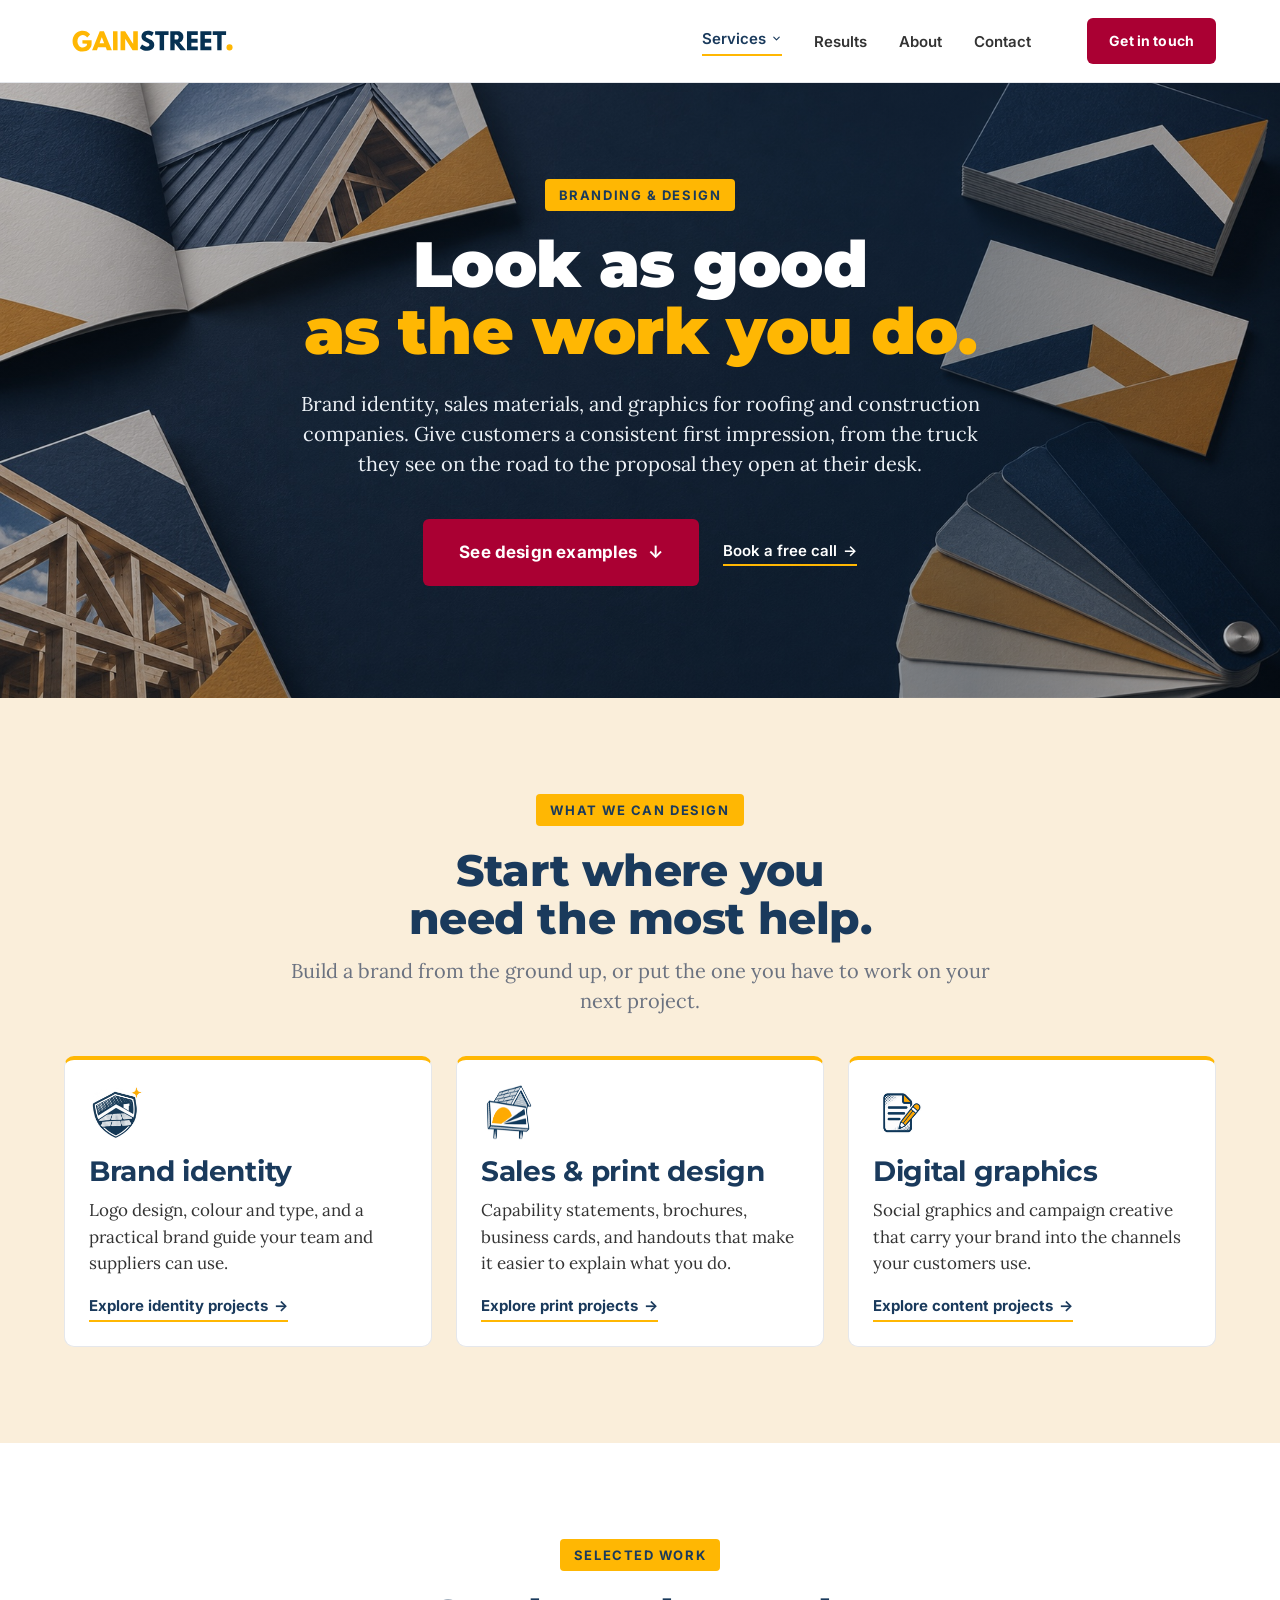
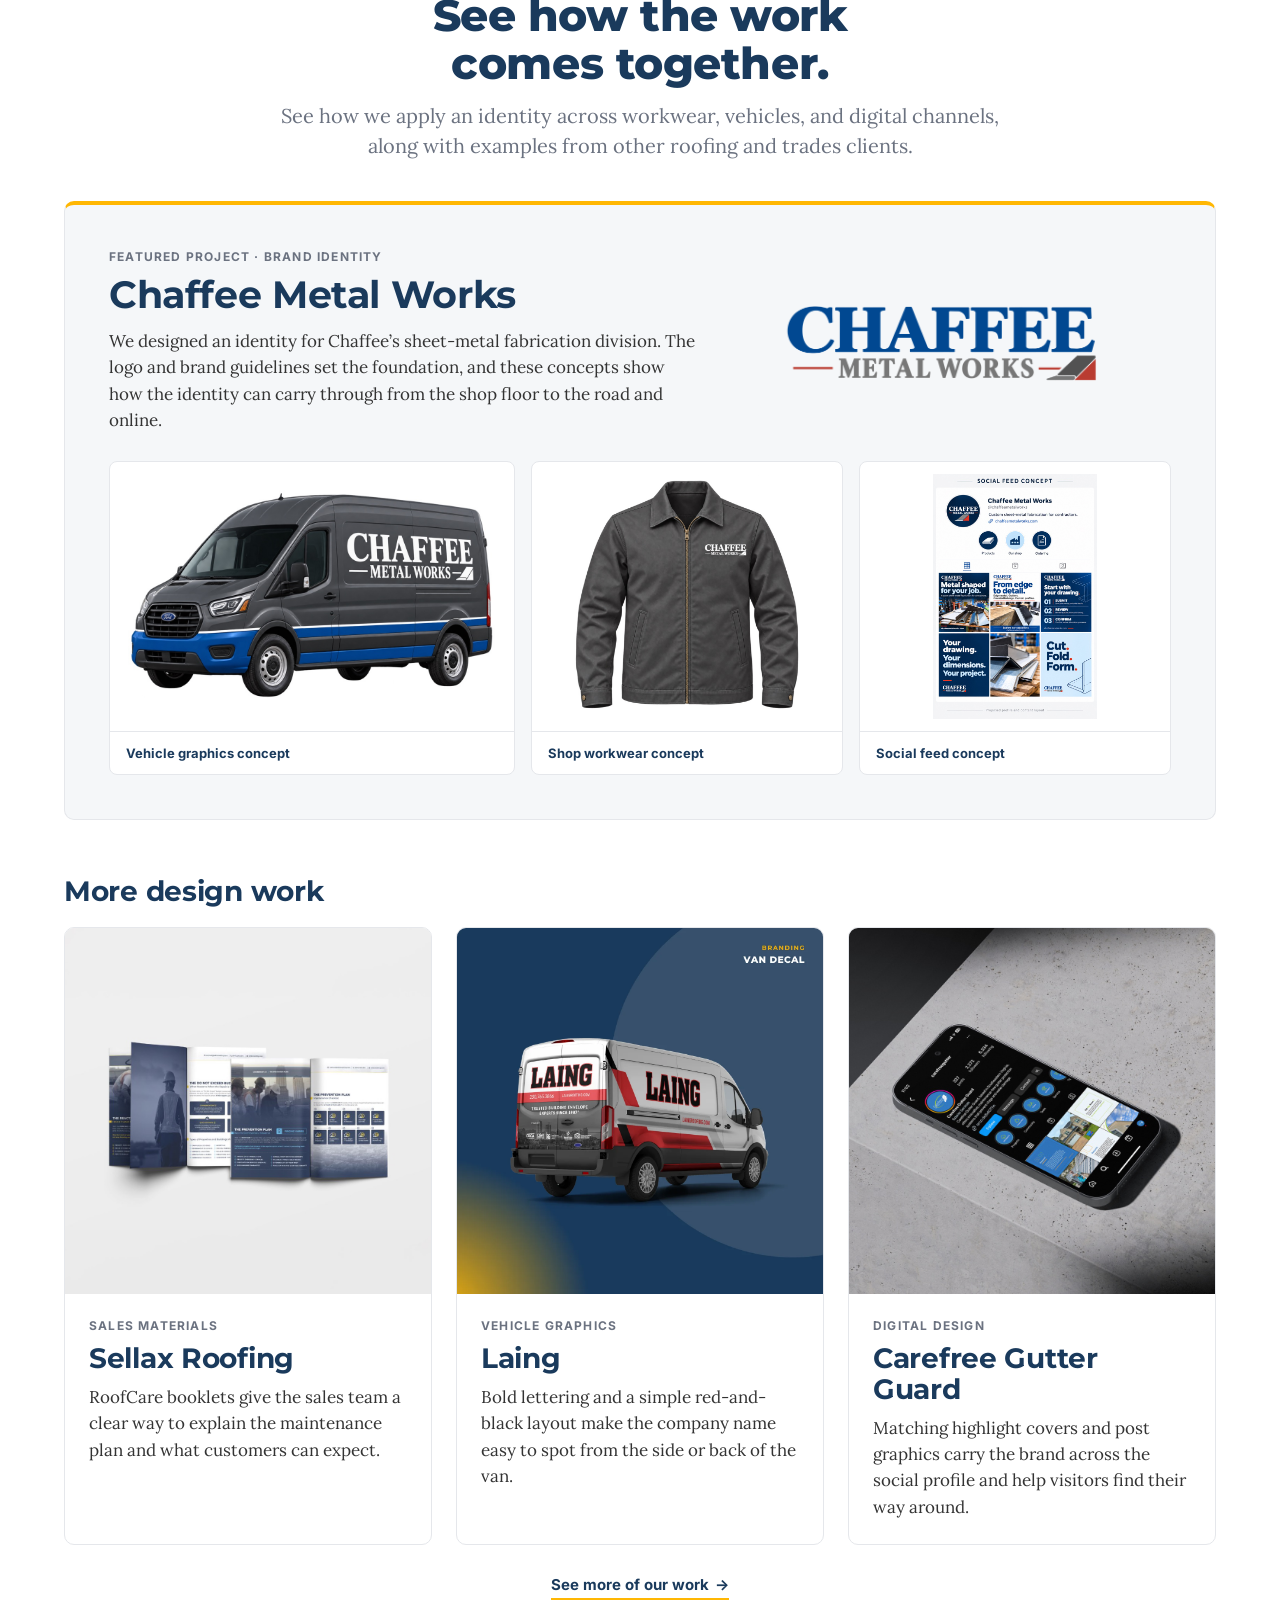
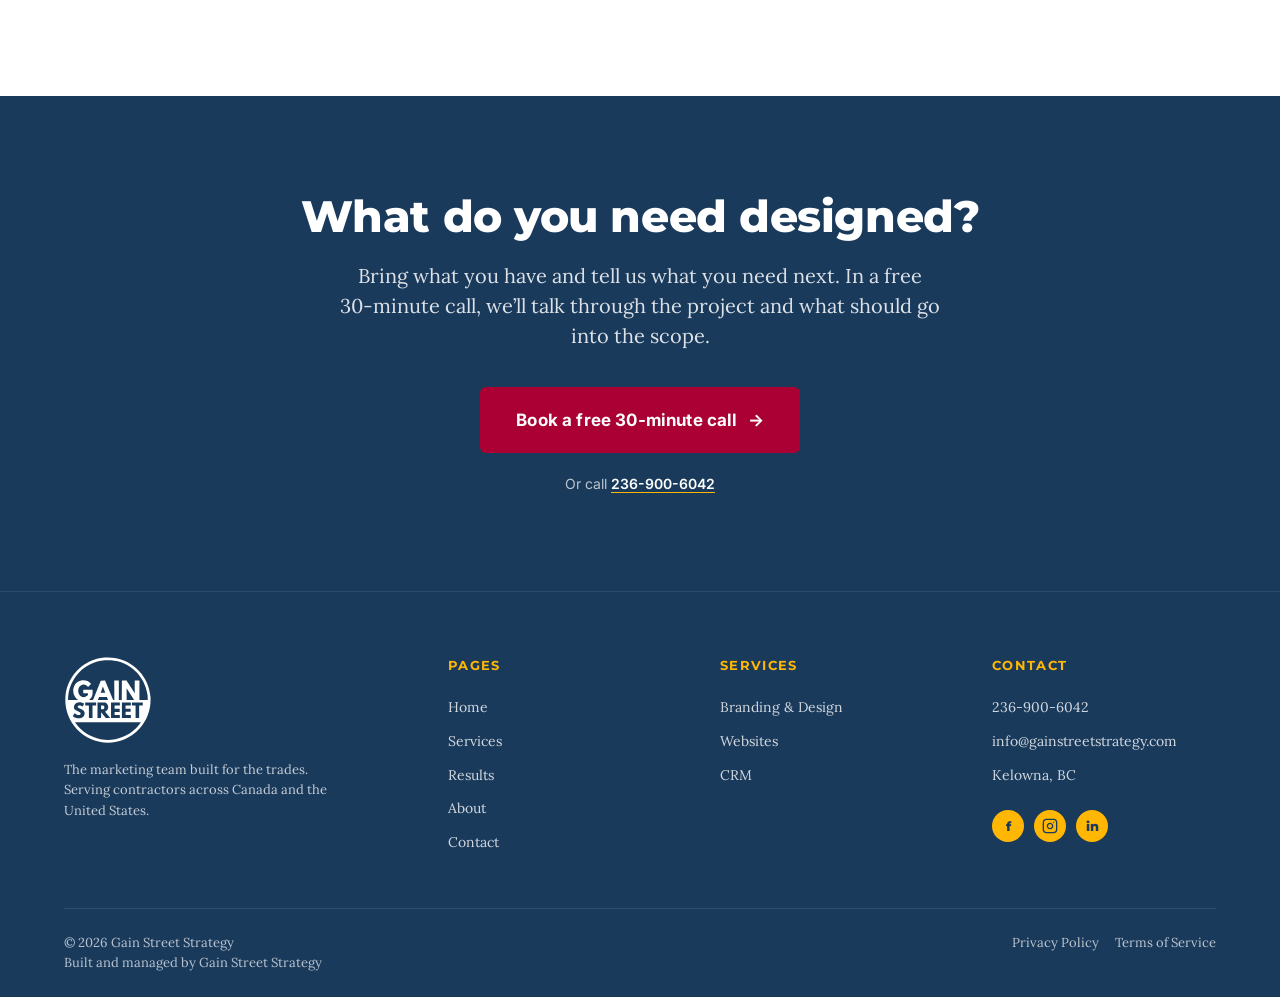
<file: branding.html>
<!DOCTYPE html>
<html lang="en">
<head><meta http-equiv="Content-Type" content="text/html; charset=UTF-8">

<meta name="viewport" content="width=device-width, initial-scale=1.0">
<title>Branding &amp; Design — Gain Street Strategy</title>
<meta name="description" content="Brand identity, sales materials, and graphics for roofing and construction companies. See real design examples from Gain Street Strategy.">
<link rel="icon" type="image/svg+xml" href="images/favicon.svg">
<meta property="og:title" content="Branding &amp; Design — Gain Street Strategy">
<meta property="og:description" content="Brand identity, sales materials, and graphics for roofing and construction companies. See real design examples from Gain Street Strategy.">
<meta property="og:type" content="website">
<meta property="og:image" content="images/branding/uproof-brand.jpg">
<meta name="twitter:card" content="summary_large_image">
<link rel="preconnect" href="https://fonts.googleapis.com/">
<link rel="preconnect" href="https://fonts.gstatic.com/" crossorigin="">
<link href="https://fonts.googleapis.com/css2?family=Montserrat:wght@400;500;600;700;800;900&family=Inter:wght@400;500;600;700;800;900&family=Lora:ital,wght@0,400;0,500;0,600;0,700;1,400;1,500&display=swap" rel="stylesheet">
<style>
/* =====================================================
   GAIN STREET STRATEGY — BRAND TOKENS
   Matches the "what we do" Canva reference file.
   Swap these in GHL theme settings or color picker.
   ===================================================== */
:root{
  --navy:    #1A3A5C;   /* primary dark */
  --amber:   #FFB703;   /* accent (highlights, NOT buttons) */
  --red:     #AA0033;   /* deep red — BUTTONS ONLY */
  --red-dark:#8a0029;   /* button hover */
  --cream:   #FAEEDA;   /* warm off-white accent bg */
  --text:    #333333;
  --muted:   #6B7280;
  --line:    #E5E7EB;
  --bg:      #FFFFFF;
}

*{box-sizing:border-box;margin:0;padding:0}
html{scroll-behavior:smooth}
body{
  font-family:'Lora',Georgia,serif;
  background:var(--bg);
  color:var(--text);
  line-height:1.55;
  font-size:17px;
  -webkit-font-smoothing:antialiased;
}
a{color:inherit;text-decoration:none}
img{max-width:100%;display:block}

/* ================ TYPOGRAPHY ================ */
h1,h2,h3,h4{font-family:'Montserrat',sans-serif;font-weight:800;letter-spacing:-0.01em;line-height:1.1;color:var(--navy)}
h1{font-size:clamp(40px,5.5vw,64px);font-weight:900;line-height:1.05}
h2{font-size:clamp(30px,3.6vw,44px)}
h3{font-size:clamp(22px,2.2vw,28px);font-weight:700}
h4{font-size:18px;font-weight:700}
p{font-size:17px;font-family:'Lora',Georgia,serif}
.lede{font-size:20px;color:var(--text);line-height:1.5;font-family:'Lora',Georgia,serif}

/* ================ LAYOUT UTILITIES ================ */
.container{max-width:1200px;margin:0 auto;padding:0 24px}
.section{padding:96px 0}
.section-sm{padding:64px 0}
.section-tight{padding:48px 0}
.center{text-align:center}
.eyebrow{
  display:inline-block;
  font-family:'Inter',sans-serif;font-size:13px;font-weight:700;letter-spacing:0.12em;text-transform:uppercase;
  color:var(--navy);background:var(--amber);
  padding:6px 14px;border-radius:4px;margin-bottom:20px;
}
.eyebrow.on-dark{color:var(--navy);background:var(--amber)}
.eyebrow.subtle{background:transparent;color:var(--muted);padding:0;margin-bottom:12px}
.amber-mark{color:var(--amber)}
.amber-underline{
  background:linear-gradient(transparent 65%,var(--amber) 65%);
  padding:0 4px;
}

/* ================ BUTTONS (deep red only) ================ */
.btn{
  display:inline-flex;align-items:center;justify-content:center;gap:10px;
  background:var(--red);color:#fff;
  padding:16px 28px;border-radius:6px;border:none;
  font-family:'Inter',sans-serif;font-weight:700;font-size:16px;
  cursor:pointer;transition:.15s;letter-spacing:0.01em;
}
.btn:hover{background:var(--red-dark);transform:translateY(-1px)}
.btn-lg{padding:20px 36px;font-size:17px}
.btn-arrow::after{content:"→";font-weight:700}
.chk{
  display:inline-flex;align-items:center;justify-content:center;
  width:18px;height:18px;border-radius:50%;border:1.5px solid #fff;
  font-size:11px;font-weight:900;flex-shrink:0;
}
.link-secondary{
  display:inline-flex;align-items:center;gap:6px;
  color:#fff;font-family:'Inter',sans-serif;font-weight:600;font-size:15px;
  border-bottom:2px solid var(--amber);padding-bottom:2px;
}
.link-amber{
  color:var(--navy);font-family:'Inter',sans-serif;font-weight:700;font-size:15px;
  border-bottom:2px solid var(--amber);padding-bottom:2px;
  display:flex;align-items:center;gap:6px;
  width:fit-content;
}

/* ================ NAV ================ */
.nav{
  position:sticky;top:0;z-index:50;
  background:var(--bg);border-bottom:1px solid var(--line);
}
.nav-inner{
  max-width:1200px;margin:0 auto;padding:18px 24px;
  display:flex;align-items:center;justify-content:space-between;gap:24px;
}
.logo{
  display:flex;align-items:center;gap:10px;
  font-family:'Montserrat',sans-serif;font-weight:800;font-size:22px;
  color:var(--navy);letter-spacing:-0.01em;line-height:1;
}
.logo img{height:36px;width:auto;display:block}
.logo .gain{color:var(--amber)}
.logo .street{color:var(--navy)}
.logo .dot{color:var(--amber)}
.nav-links{display:flex;align-items:center;gap:32px;list-style:none;margin-left:auto;margin-right:32px}
.nav-links a{font-family:'Inter',sans-serif;font-weight:600;font-size:15px;color:var(--text);transition:.15s}
.nav-links a:hover{color:var(--navy)}
.nav-links a.active{color:var(--navy);border-bottom:2px solid var(--amber);padding-bottom:4px}
.nav-cta{padding:12px 22px;font-size:14px;white-space:nowrap;flex-shrink:0}

/* ---- Services dropdown ---- */
.nav-dropdown{position:relative}
.nav-dropdown-trigger{display:inline-flex;align-items:center;gap:5px;cursor:default}
.nav-dropdown-trigger svg{width:11px;height:11px;transition:.15s;flex-shrink:0}
.nav-dropdown:hover .nav-dropdown-trigger svg{transform:rotate(180deg)}
.nav-dropdown-menu{
  position:absolute;top:100%;left:50%;transform:translateX(-50%);
  background:#fff;border:1px solid var(--line);border-radius:8px;
  box-shadow:0 16px 36px rgba(20,30,45,0.14);
  min-width:200px;padding:8px;list-style:none;
  opacity:0;visibility:hidden;pointer-events:none;
  transition:opacity .15s;
  z-index:60;
}
.nav-dropdown:hover .nav-dropdown-menu,
.nav-dropdown:focus-within .nav-dropdown-menu{opacity:1;visibility:visible;pointer-events:auto}
.nav-dropdown-menu li{padding:0}
.nav-dropdown-menu a{
  display:block;padding:10px 14px;border-radius:6px;font-size:14px;font-weight:600;color:var(--text);
  border:none;box-shadow:none;outline:none;
}
.nav-dropdown-menu a:hover{background:var(--cream);color:var(--navy)}
.nav-dropdown-menu a:focus-visible{outline:2px solid var(--navy);outline-offset:-2px}
.nav-dropdown-menu a.active{color:var(--navy);background:var(--cream)}

/* ---- Mobile menu ---- */
.nav-toggle{
  display:none;flex-direction:column;justify-content:center;gap:5px;
  width:36px;height:36px;background:none;border:none;cursor:pointer;padding:0;flex-shrink:0;
}
.nav-toggle span{display:block;width:100%;height:2px;background:var(--navy);border-radius:2px;transition:.2s}
.nav-toggle.active span:nth-child(1){transform:translateY(7px) rotate(45deg)}
.nav-toggle.active span:nth-child(2){opacity:0}
.nav-toggle.active span:nth-child(3){transform:translateY(-7px) rotate(-45deg)}
.mobile-menu{
  display:none;position:absolute;top:100%;left:0;right:0;
  background:#fff;border-top:1px solid var(--line);
  padding:8px 24px 24px;max-height:80vh;overflow-y:auto;
  box-shadow:0 16px 32px rgba(20,30,45,0.1);
}
.mobile-menu.active{display:block}
.mobile-menu-links{list-style:none;display:flex;flex-direction:column}
.mobile-menu-links>li{border-bottom:1px solid var(--line)}
.mobile-menu-links>li:last-child{border-bottom:none}
.mobile-menu-links>li>a,
.mobile-dropdown-trigger{
  display:flex;align-items:center;justify-content:space-between;width:100%;
  padding:16px 4px;font-family:'Inter',sans-serif;font-weight:600;font-size:17px;color:var(--navy);
  background:none;border:none;text-align:left;cursor:pointer;
}
.mobile-dropdown-trigger svg{width:14px;height:14px;transition:.2s;flex-shrink:0;color:var(--muted)}
.mobile-dropdown.open .mobile-dropdown-trigger svg{transform:rotate(180deg)}
.mobile-dropdown-menu{list-style:none;max-height:0;overflow:hidden;transition:max-height .25s ease}
.mobile-dropdown.open .mobile-dropdown-menu{max-height:320px}
.mobile-dropdown-menu li{padding-left:12px}
.mobile-dropdown-menu a{display:block;padding:12px 8px;font-family:'Inter',sans-serif;font-weight:600;font-size:15px;color:var(--text)}
.mobile-dropdown-menu a.active{color:var(--navy)}
.mobile-menu-cta{margin-top:20px;width:100%}

/* ================ FINAL CTA ================ */
.final-cta{background:var(--navy);color:#fff;padding:96px 0;text-align:center}
.final-cta h2{color:#fff;margin-bottom:20px;max-width:800px;margin-left:auto;margin-right:auto}
.final-cta .lede{color:rgba(255,255,255,0.85);max-width:600px;margin:0 auto 36px}
.final-cta .phone-line{
  margin-top:20px;font-family:'Inter',sans-serif;font-size:14px;color:rgba(255,255,255,0.7);
}
.final-cta .phone-line a{color:#fff;font-weight:600;border-bottom:1px solid var(--amber)}

/* Branding & Design */
#branding-work,#chaffee-metal-works{scroll-margin-top:90px}
.branding-hero{
  --hero-shade:linear-gradient(90deg,#0d223840,#0d223859 50%,#0d223880 76%,#0d223840);
  padding:96px 0 112px;
  background:var(--navy);
  background-image:var(--hero-shade),url('images/branding-print-design-hero.jpg');
  background-size:cover;
  background-position:center 56%;
  color:#fff;
}
.branding-hero h1{color:#fff;max-width:880px;margin:0 auto 24px;text-wrap:balance}
.branding-hero .amber-mark{display:block}
.branding-hero .lede{color:#edf2f7;max-width:680px;margin:0 auto 40px}
.branding-actions{display:flex;flex-wrap:wrap;align-items:center;justify-content:center;gap:24px}
.branding-intro{max-width:740px;text-align:center;margin:0 auto 40px}
.branding-intro h2{margin-bottom:14px;text-wrap:balance}
.branding-intro .lede{color:var(--muted)}
.branding-grid{display:grid;grid-template-columns:repeat(3,minmax(0,1fr));gap:24px}
.branding-feature{
  background:#f5f7f9;border:1px solid var(--line);border-top:4px solid var(--amber);
  border-radius:10px;padding:clamp(20px,4vw,44px);margin-bottom:56px;
}
.branding-feature-header{
  display:grid;grid-template-columns:minmax(0,1.3fr) minmax(0,1fr);
  align-items:center;gap:24px;margin-bottom:28px;
}
.branding-feature-header h3{margin-bottom:12px;font-size:clamp(25px,3.2vw,38px)}
.branding-feature-header img{width:100%;height:auto;max-width:360px;justify-self:center}
.branding-feature-media{display:grid;grid-template-columns:1.3fr 1fr 1fr;gap:16px}
.branding-feature-media figure{background:#fff;border:1px solid var(--line);border-radius:8px;overflow:hidden}
.branding-feature-media img{width:100%;height:clamp(170px,21vw,270px);object-fit:contain;padding:12px}
.branding-feature-media figcaption{
  padding:12px 16px;border-top:1px solid var(--line);color:var(--navy);
  font:700 13px/1.4 'Inter',sans-serif;
}
.branding-more-heading{margin-bottom:20px}
.branding-project,.branding-offering{background:#fff;border:1px solid var(--line);border-radius:10px}
.branding-project{overflow:hidden}
.branding-project>img{width:100%;height:auto;aspect-ratio:1;object-fit:contain;background:#eef0f2}
.branding-project figcaption,.branding-offering{padding:24px}
.branding-category{
  display:block;color:var(--muted);margin-bottom:8px;
  font:700 12px/1.4 'Inter',sans-serif;letter-spacing:.1em;text-transform:uppercase;
}
.branding-project h3,.branding-offering h3{margin-bottom:10px}
.branding-more{margin:28px auto 0}
.branding-offerings{background:var(--cream)}
.branding-offering{display:flex;flex-direction:column;border-top:4px solid var(--amber)}
.branding-offering img{margin-bottom:16px}
.branding-offering p{margin-bottom:18px}
.branding-offering a{margin-top:auto}

@media(max-width:900px){
  .branding-hero h1{font-size:clamp(34px,5.5vw,46px)}
  h2{font-size:clamp(28px,4vw,38px)}
  .section,.final-cta,.branding-hero{padding:64px 0}
  .nav-links{display:none}
  .nav-toggle{display:flex}
  .nav-cta{padding:11px 16px;font-size:13px}
  .branding-grid{gap:16px}
  .branding-project figcaption,.branding-offering{padding:18px}
}
@media(max-width:740px){
  .branding-grid{grid-template-columns:1fr}
  .branding-feature-header,.branding-feature-media{grid-template-columns:1fr}
  .branding-feature-header img{justify-self:start;max-width:250px}
  .branding-feature-media img{height:clamp(185px,55vw,280px)}
  .branding-project{max-width:480px;width:100%;margin:0 auto}
  .branding-hero{
    --hero-shade:linear-gradient(#0d2238a6,#0d2238bf);
    background-position:76% center;
  }
}
@media(max-width:460px){
  .branding-hero{padding:48px 0}
  .nav-inner{gap:12px}
  .nav-cta{display:none}
  .nav-toggle{margin-left:auto}
  .btn-lg{padding:16px 22px;font-size:15px}
  .footer-bottom{flex-wrap:wrap;gap:12px}
}
@media(prefers-reduced-motion:reduce){html{scroll-behavior:auto}}
</style>
<link rel="stylesheet" href="site-footer.css">
</head>
<body>
<nav class="nav" aria-label="Main navigation">
    <div class="nav-inner">
      <a href="index.html" class="logo"><img src="images/gss-horizontal-logo.svg" alt="Gain Street Strategy"></a>
      <ul class="nav-links">
        <li class="nav-dropdown">
          <a href="services.html" class="nav-dropdown-trigger active">Services <svg viewBox="0 0 24 24" fill="none" stroke="currentColor" stroke-width="2.5" stroke-linecap="round" stroke-linejoin="round"><polyline points="6 9 12 15 18 9"/></svg></a>
          <ul class="nav-dropdown-menu">
            <li><a href="services.html">Services Overview</a></li>
            <li><a href="branding.html" class="active" aria-current="page">Branding &amp; Design</a></li>
            <li><a href="websites.html">Websites</a></li>
            <li><a href="crm.html">CRM</a></li>
          </ul>
        </li>
        <li><a href="results.html">Results</a></li>
        <li><a href="about.html">About</a></li>

        <li><a href="contact.html">Contact</a></li>
      </ul>
      <a href="contact.html" class="btn nav-cta">Get in touch</a>
      <button type="button" class="nav-toggle" id="navToggle" aria-label="Open menu" aria-expanded="false">
        <span></span><span></span><span></span>
      </button>
    </div>
    <div class="mobile-menu" id="mobileMenu">
      <ul class="mobile-menu-links">
        <li class="mobile-dropdown open">
          <button type="button" class="mobile-dropdown-trigger">Services <svg viewBox="0 0 24 24" fill="none" stroke="currentColor" stroke-width="2.5" stroke-linecap="round" stroke-linejoin="round"><polyline points="6 9 12 15 18 9"/></svg></button>
          <ul class="mobile-dropdown-menu">
            <li><a href="services.html">Services Overview</a></li>
            <li><a href="branding.html" class="active" aria-current="page">Branding &amp; Design</a></li>
            <li><a href="websites.html">Websites</a></li>
            <li><a href="crm.html">CRM</a></li>
          </ul>
        </li>
        <li><a href="results.html">Results</a></li>
        <li><a href="about.html">About</a></li>
        <li><a href="contact.html">Contact</a></li>
      </ul>
      <a href="contact.html" class="btn mobile-menu-cta">Get in touch</a>
    </div>
  </nav>

<main id="main">
  <section class="branding-hero" aria-labelledby="branding-heading">
    <div class="container center">
      <span class="eyebrow">Branding &amp; Design</span>
      <h1 id="branding-heading">Look as good <span class="amber-mark">as the work you do.</span></h1>
      <p class="lede">Brand identity, sales materials, and graphics for roofing and construction companies. Give customers a consistent first impression, from the truck they see on the road to the proposal they open at their desk.</p>
      <div class="branding-actions">
        <a href="#branding-work" class="btn btn-lg">See design examples <span aria-hidden="true">↓</span></a>
        <a href="contact.html#book-a-call" class="link-secondary">Book a free call <span aria-hidden="true">→</span></a>
      </div>
    </div>
  </section>

  <section class="section branding-offerings" aria-labelledby="branding-offerings-title">
    <div class="container">
      <div class="branding-intro">
        <span class="eyebrow">What we can design</span>
        <h2 id="branding-offerings-title">Start where you need the most help.</h2>
        <p class="lede">Build a brand from the ground up, or put the one you have to work on your next project.</p>
      </div>
      <div class="branding-grid">
        <article class="branding-offering">
          <img src="images/service-icons/brand.png" alt="" width="56" height="56" loading="lazy">
          <h3>Brand identity</h3>
          <p>Logo design, colour and type, and a practical brand guide your team and suppliers can use.</p>
          <a href="services.html#project-brand" class="link-amber">Explore identity projects <span aria-hidden="true">→</span></a>
        </article>
        <article class="branding-offering">
          <img src="images/service-icons/print.png" alt="" width="56" height="56" loading="lazy">
          <h3>Sales &amp; print design</h3>
          <p>Capability statements, brochures, business cards, and handouts that make it easier to explain what you do.</p>
          <a href="services.html#project-print" class="link-amber">Explore print projects <span aria-hidden="true">→</span></a>
        </article>
        <article class="branding-offering">
          <img src="images/service-icons/content.png" alt="" width="56" height="56" loading="lazy">
          <h3>Digital graphics</h3>
          <p>Social graphics and campaign creative that carry your brand into the channels your customers use.</p>
          <a href="services.html#project-content" class="link-amber">Explore content projects <span aria-hidden="true">→</span></a>
        </article>
      </div>
    </div>
  </section>

  <section class="section branding-work" id="branding-work" aria-labelledby="branding-work-title">
    <div class="container">
      <div class="branding-intro">
        <span class="eyebrow">Selected work</span>
        <h2 id="branding-work-title">See how the work comes together.</h2>
        <p class="lede">See how we apply an identity across workwear, vehicles, and digital channels, along with examples from other roofing and trades clients.</p>
      </div>
      <article class="branding-feature" id="chaffee-metal-works" aria-labelledby="chaffee-project-title">
        <div class="branding-feature-header">
          <div>
            <span class="branding-category">Featured project · Brand identity</span>
            <h3 id="chaffee-project-title">Chaffee Metal Works</h3>
            <p>We designed an identity for Chaffee’s sheet-metal fabrication division. The logo and brand guidelines set the foundation, and these concepts show how the identity can carry through from the shop floor to the road and online.</p>
          </div>
          <img src="images/branding/chaffee-metal-works-logo.png" width="760" height="219" loading="lazy" decoding="async" alt="Chaffee Metal Works wordmark in blue, grey, and red">
        </div>
        <div class="branding-feature-media">
          <figure>
            <img src="images/branding/chaffee-metal-works-van.jpg" width="1050" height="700" loading="lazy" decoding="async" alt="Charcoal cargo van with white Chaffee Metal Works lettering and a blue lower stripe">
            <figcaption>Vehicle graphics concept</figcaption>
          </figure>
          <figure>
            <img src="images/branding/chaffee-metal-works-jacket.jpg" width="844" height="900" loading="lazy" decoding="async" alt="Dark shop jacket with the Chaffee Metal Works logo on the chest">
            <figcaption>Shop workwear concept</figcaption>
          </figure>
          <figure>
            <img src="images/branding/chaffee-metal-works-social.jpg" width="640" height="960" loading="lazy" decoding="async" alt="Proposed Chaffee Metal Works social profile with six branded posts about sheet-metal fabrication">
            <figcaption>Social feed concept</figcaption>
          </figure>
        </div>
      </article>
      <h3 class="branding-more-heading">More design work</h3>
      <div class="branding-grid">
        <figure class="branding-project">
          <img src="images/branding/sellax-booklets.jpg" width="960" height="960" loading="lazy" decoding="async" alt="Open Sellax Roofing booklets showing the RoofCare prevention plan and service details">
          <figcaption>
            <span class="branding-category">Sales materials</span>
            <h3>Sellax Roofing</h3>
            <p>RoofCare booklets give the sales team a clear way to explain the maintenance plan and what customers can expect.</p>
          </figcaption>
        </figure>
        <figure class="branding-project">
          <img src="images/work-sample-02.webp" width="1200" height="1200" loading="lazy" decoding="async" alt="Laing service van mockup with red and black graphics on the side and rear">
          <figcaption>
            <span class="branding-category">Vehicle graphics</span>
            <h3>Laing</h3>
            <p>Bold lettering and a simple red-and-black layout make the company name easy to spot from the side or back of the van.</p>
          </figcaption>
        </figure>
        <figure class="branding-project">
          <img src="images/branding/carefree-social.jpg" width="960" height="960" loading="lazy" decoding="async" alt="Carefree Gutter Guard’s social profile in a phone mockup, with blue highlight covers and branded posts">
          <figcaption>
            <span class="branding-category">Digital design</span>
            <h3>Carefree Gutter Guard</h3>
            <p>Matching highlight covers and post graphics carry the brand across the social profile and help visitors find their way around.</p>
          </figcaption>
        </figure>
      </div>
      <a href="results.html#work-samples" class="link-amber branding-more">See more of our work <span aria-hidden="true">→</span></a>
    </div>
  </section>

  <section class="final-cta" aria-labelledby="branding-call-title">
    <div class="container">
      <h2 id="branding-call-title">What do you need designed?</h2>
      <p class="lede">Bring what you have and tell us what you need next. In a free 30-minute call, we’ll talk through the project and what should go into the scope.</p>
      <a href="contact.html#book-a-call" class="btn btn-lg">Book a free 30-minute call <span aria-hidden="true">→</span></a>
      <div class="phone-line">Or call <a href="tel:+12369006042">236-900-6042</a></div>
    </div>
  </section>
</main>

<footer class="gss-footer" id="site-footer">
  <div class="footer-container">
    <div class="footer-grid">
      <div>
        <div class="footer-badge"><img src="images/gss-logo-round-white.svg" alt="Gain Street Strategy"></div>
        <p class="footer-tagline">The marketing team built for the trades.<br>Serving contractors across Canada and the United States.</p>
      </div>
      <div>
        <h5>Pages</h5>
        <ul>
          <li><a href="index.html">Home</a></li>
          <li><a href="services.html">Services</a></li>
          <li><a href="results.html">Results</a></li>
          <li><a href="about.html">About</a></li>
          <li><a href="contact.html">Contact</a></li>
        </ul>
      </div>
      <div>
        <h5><a href="services.html">Services</a></h5>
        <ul>
          <li><a href="branding.html">Branding &amp; Design</a></li>
          <li><a href="websites.html">Websites</a></li>
          <li><a href="crm.html">CRM</a></li>
        </ul>
      </div>
      <div>
        <h5>Contact</h5>
        <ul>
          <li><a href="tel:+12369006042">236-900-6042</a></li>
          <li><a href="mailto:info@gainstreetstrategy.com">info@gainstreetstrategy.com</a></li>
          <li>Kelowna, BC</li>
        </ul>
        <div class="social-icons">
          <a href="https://www.facebook.com/gainstreetstrategy/" target="_blank" rel="noopener" aria-label="Facebook">f</a>
          <a href="https://www.instagram.com/gain.street/" target="_blank" rel="noopener" aria-label="Instagram"><svg aria-hidden="true" viewBox="0 0 24 24" width="16" height="16" fill="none" stroke="currentColor" stroke-width="2" stroke-linecap="round" stroke-linejoin="round"><rect x="2" y="2" width="20" height="20" rx="5" ry="5"/><path d="M16 11.37A4 4 0 1 1 12.63 8 4 4 0 0 1 16 11.37z"/><line x1="17.5" y1="6.5" x2="17.51" y2="6.5"/></svg></a>
          <a href="https://www.linkedin.com/company/gain-street-strategy/" target="_blank" rel="noopener" aria-label="LinkedIn">in</a>
        </div>
      </div>
    </div>
    <div class="footer-bottom">
      <div>© 2026 Gain Street Strategy<br>Built and managed by Gain Street Strategy</div>
      <div class="footer-legal"><a href="https://www.gainstreet.ca/terms-of-service-and-privacy-agreement" target="_blank" rel="noopener">Privacy Policy</a><a href="https://www.gainstreet.ca/terms-of-service-and-privacy-agreement" target="_blank" rel="noopener">Terms of Service</a></div>
    </div>
  </div>
</footer>

<script>
(function(){
  var toggle = document.getElementById('navToggle');
  var menu = document.getElementById('mobileMenu');
  if(toggle && menu){
    toggle.addEventListener('click', function(){
      var isOpen = menu.classList.toggle('active');
      toggle.classList.toggle('active', isOpen);
      toggle.setAttribute('aria-expanded', isOpen ? 'true' : 'false');
    });
  }
  document.querySelectorAll('.mobile-dropdown-trigger').forEach(function(btn){
    btn.addEventListener('click', function(){
      btn.closest('.mobile-dropdown').classList.toggle('open');
    });
  });
})();
</script>
</body>
</html>
</file>
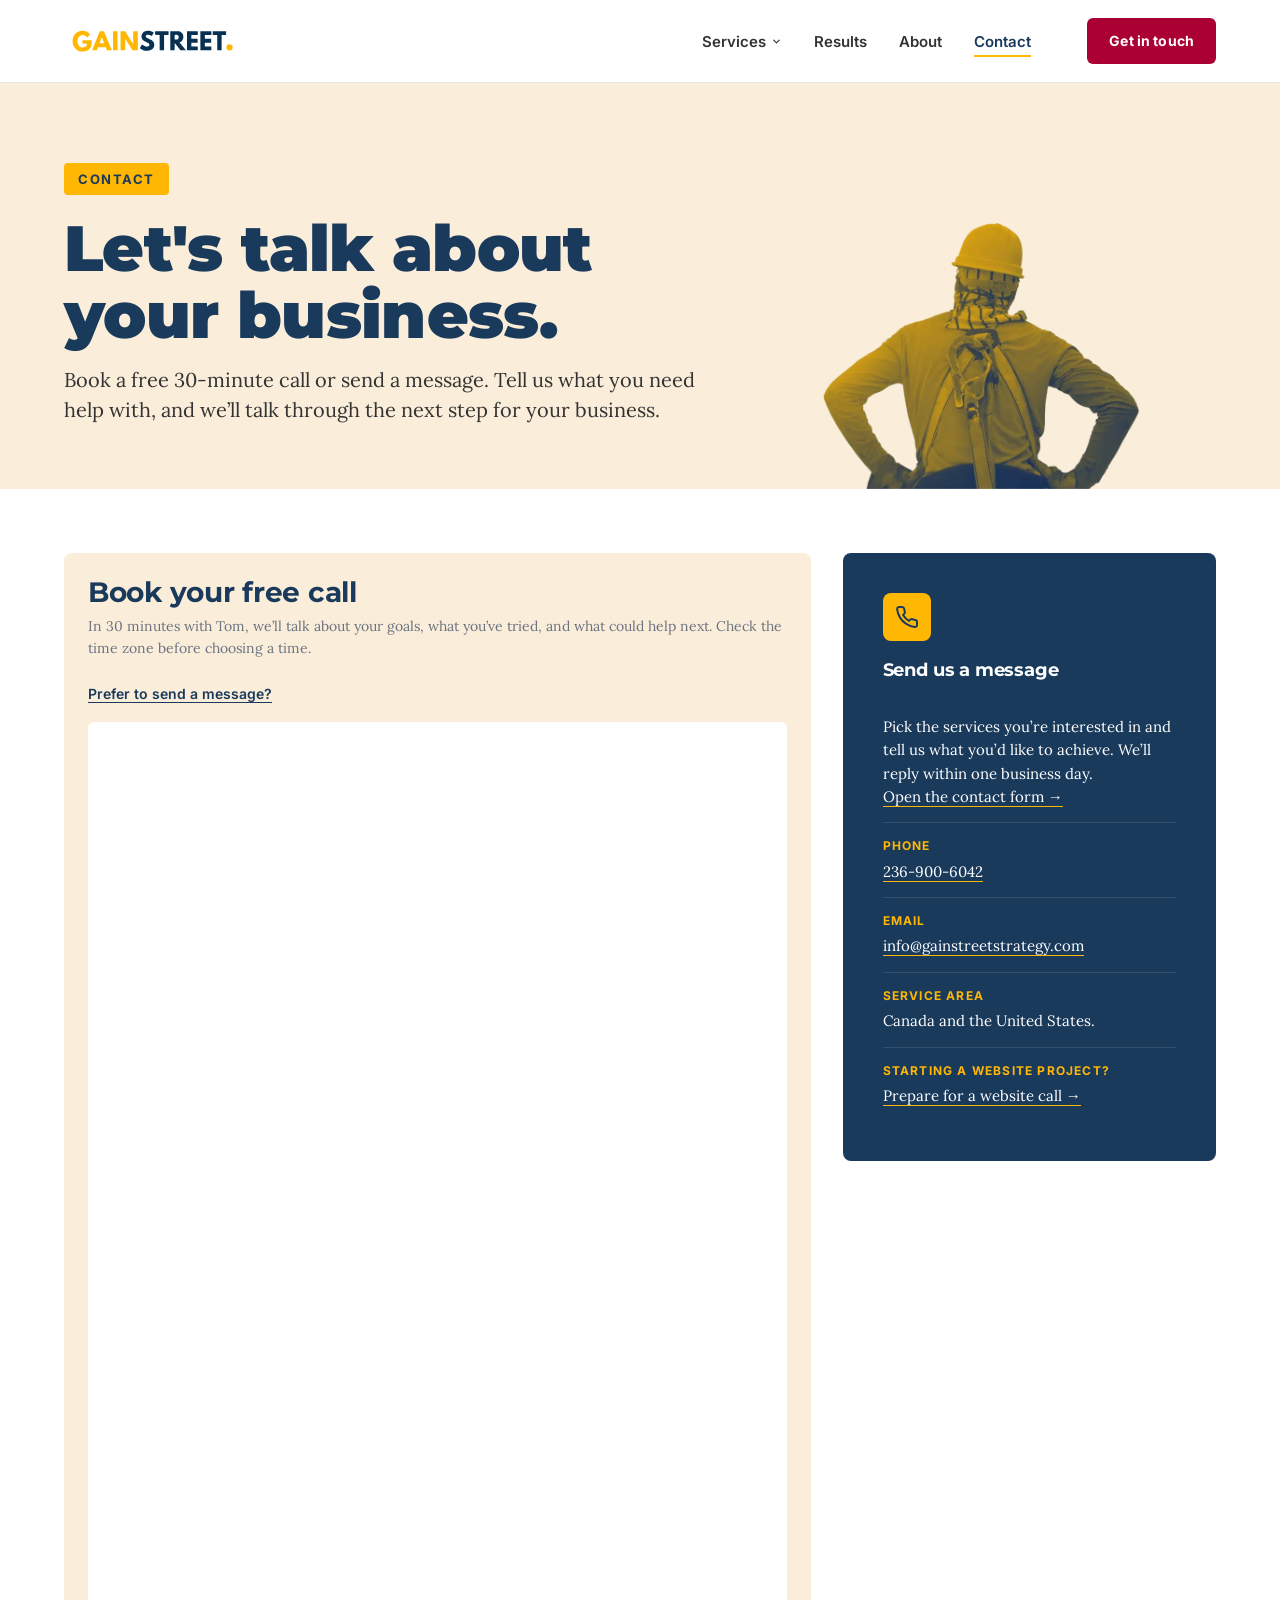
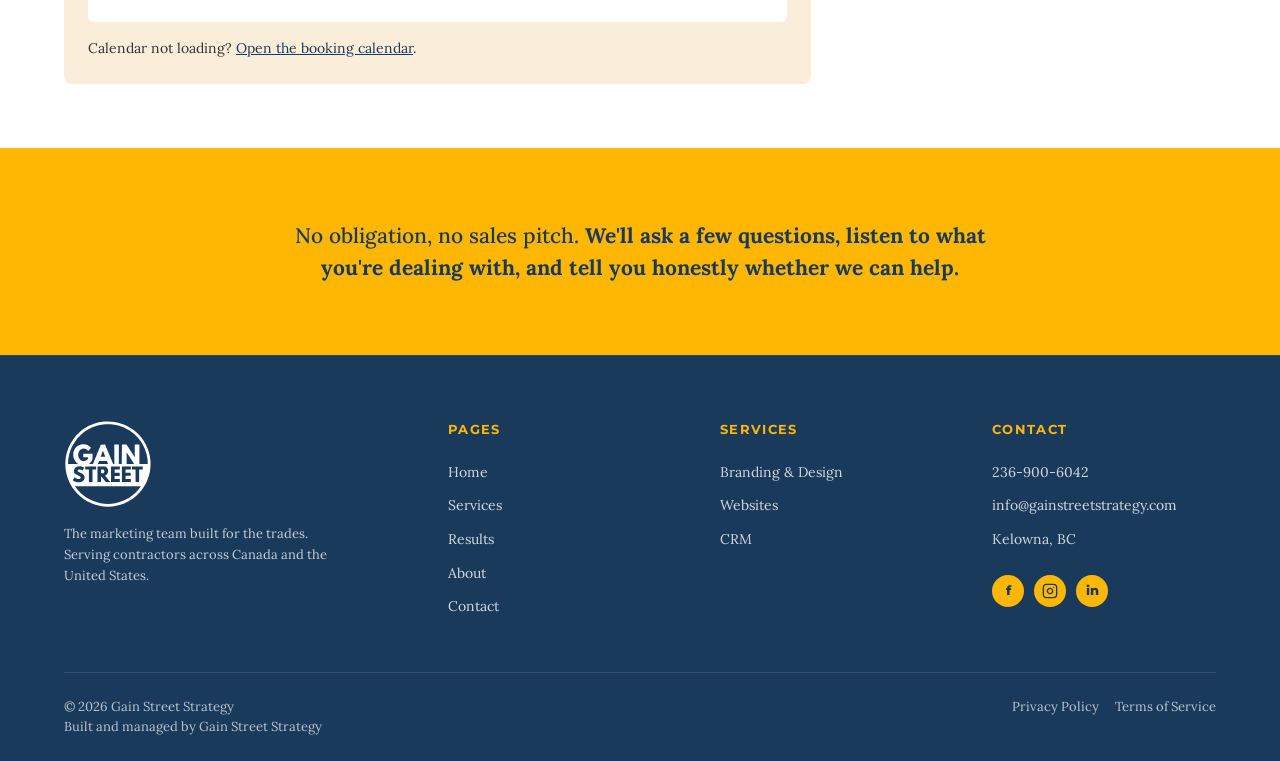
<file: contact.html>
<!DOCTYPE html>
<html lang="en">
<head><meta http-equiv="Content-Type" content="text/html; charset=UTF-8">
<script>document.documentElement.classList.add('js');</script>

<meta name="viewport" content="width=device-width, initial-scale=1.0">
<title>Contact — Gain Street Strategy</title>
<meta name="description" content="Get in touch with Gain Street Strategy to book a call and see how we can help your roofing or construction business get found, win more work, and look the part.">
<link rel="icon" type="image/svg+xml" href="images/favicon.svg">
<meta property="og:title" content="Contact — Gain Street Strategy">
<meta property="og:description" content="Book a call with Gain Street Strategy and start winning more work.">
<meta property="og:type" content="website">
<meta property="og:image" content="images/gss-horizontal-logo.svg">
<meta name="twitter:card" content="summary_large_image">
<link rel="preconnect" href="https://fonts.googleapis.com/">
<link rel="preconnect" href="https://fonts.gstatic.com/" crossorigin="">
<link href="https://fonts.googleapis.com/css2?family=Montserrat:wght@400;500;600;700;800;900&family=Inter:wght@400;500;600;700;800;900&family=Lora:ital,wght@0,400;0,500;0,600;0,700;1,400;1,500&display=swap" rel="stylesheet">
<style>
/* =====================================================
   GAIN STREET STRATEGY — BRAND TOKENS
   Matches the "what we do" Canva reference file.
   Swap these in GHL theme settings or color picker.
   ===================================================== */
:root{
  --navy:    #1A3A5C;   /* primary dark */
  --amber:   #FFB703;   /* accent (highlights, NOT buttons) */
  --red:     #AA0033;   /* deep red — BUTTONS ONLY */
  --red-dark:#8a0029;   /* button hover */
  --cream:   #FAEEDA;   /* warm off-white accent bg */
  --text:    #333333;
  --muted:   #6B7280;
  --line:    #E5E7EB;
  --bg:      #FFFFFF;
}

*{box-sizing:border-box;margin:0;padding:0}
html{scroll-behavior:smooth}
body{
  font-family:'Lora',Georgia,serif;
  background:var(--bg);
  color:var(--text);
  line-height:1.55;
  font-size:17px;
  -webkit-font-smoothing:antialiased;
}
a{color:inherit;text-decoration:none}
img{max-width:100%;display:block}

/* ================ TYPOGRAPHY ================ */
h1,h2,h3,h4{font-family:'Montserrat',sans-serif;font-weight:800;letter-spacing:-0.01em;line-height:1.1;color:var(--navy)}
h1{font-size:clamp(40px,5.5vw,64px);font-weight:900;line-height:1.05}
h2{font-size:clamp(30px,3.6vw,44px)}
h3{font-size:clamp(22px,2.2vw,28px);font-weight:700}
h4{font-size:18px;font-weight:700}
p{font-size:17px;font-family:'Lora',Georgia,serif}
.lede{font-size:20px;color:var(--text);line-height:1.5;font-family:'Lora',Georgia,serif}

/* ================ LAYOUT UTILITIES ================ */
.container{max-width:1200px;margin:0 auto;padding:0 24px}
.section{padding:96px 0}
.section-sm{padding:64px 0}
.section-tight{padding:48px 0}
.center{text-align:center}
.eyebrow{
  display:inline-block;
  font-family:'Inter',sans-serif;font-size:13px;font-weight:700;letter-spacing:0.12em;text-transform:uppercase;
  color:var(--navy);background:var(--amber);
  padding:6px 14px;border-radius:4px;margin-bottom:20px;
}
.eyebrow.on-dark{color:var(--navy);background:var(--amber)}
.eyebrow.subtle{background:transparent;color:var(--muted);padding:0;margin-bottom:12px}
.amber-mark{color:var(--amber)}
.amber-underline{
  background:linear-gradient(transparent 65%,var(--amber) 65%);
  padding:0 4px;
}

/* ================ BUTTONS (deep red only) ================ */
.btn{
  display:inline-flex;align-items:center;justify-content:center;gap:10px;
  background:var(--red);color:#fff;
  padding:16px 28px;border-radius:6px;border:none;
  font-family:'Inter',sans-serif;font-weight:700;font-size:16px;
  cursor:pointer;transition:.15s;letter-spacing:0.01em;
}
.btn:hover{background:var(--red-dark);transform:translateY(-1px)}
.btn-lg{padding:20px 36px;font-size:17px}
.btn-arrow::after{content:"→";font-weight:700}
.chk{
  display:inline-flex;align-items:center;justify-content:center;
  width:18px;height:18px;border-radius:50%;border:1.5px solid #fff;
  font-size:11px;font-weight:900;flex-shrink:0;
}
.link-secondary{
  display:inline-flex;align-items:center;gap:6px;
  color:#fff;font-family:'Inter',sans-serif;font-weight:600;font-size:15px;
  border-bottom:2px solid var(--amber);padding-bottom:2px;
}
.link-amber{
  color:var(--navy);font-family:'Inter',sans-serif;font-weight:700;font-size:15px;
  border-bottom:2px solid var(--amber);padding-bottom:2px;
  display:flex;align-items:center;gap:6px;
  width:fit-content;
}

/* ================ NAV ================ */
.nav{
  position:sticky;top:0;z-index:50;
  background:var(--bg);border-bottom:1px solid var(--line);
}
.nav-inner{
  max-width:1200px;margin:0 auto;padding:18px 24px;
  display:flex;align-items:center;justify-content:space-between;gap:24px;
}
.logo{
  display:flex;align-items:center;gap:10px;
  font-family:'Montserrat',sans-serif;font-weight:800;font-size:22px;
  color:var(--navy);letter-spacing:-0.01em;line-height:1;
}
.logo img{height:36px;width:auto;display:block}
.logo .gain{color:var(--amber)}
.logo .street{color:var(--navy)}
.logo .dot{color:var(--amber)}
.nav-links{display:flex;align-items:center;gap:32px;list-style:none;margin-left:auto;margin-right:32px}
.nav-links a{font-family:'Inter',sans-serif;font-weight:600;font-size:15px;color:var(--text);transition:.15s}
.nav-links a:hover{color:var(--navy)}
.nav-links a.active{color:var(--navy);border-bottom:2px solid var(--amber);padding-bottom:4px}
.nav-cta{padding:12px 22px;font-size:14px;white-space:nowrap;flex-shrink:0}

/* ---- Services dropdown ---- */
.nav-dropdown{position:relative}
.nav-dropdown-trigger{display:inline-flex;align-items:center;gap:5px;cursor:default}
.nav-dropdown-trigger svg{width:11px;height:11px;transition:.15s;flex-shrink:0}
.nav-dropdown:hover .nav-dropdown-trigger svg{transform:rotate(180deg)}
.nav-dropdown-menu{
  position:absolute;top:100%;left:50%;transform:translateX(-50%);
  background:#fff;border:1px solid var(--line);border-radius:8px;
  box-shadow:0 16px 36px rgba(20,30,45,0.14);
  min-width:200px;padding:8px;list-style:none;
  opacity:0;visibility:hidden;pointer-events:none;
  transition:opacity .15s;
  z-index:60;
}
.nav-dropdown:hover .nav-dropdown-menu,
.nav-dropdown:focus-within .nav-dropdown-menu{opacity:1;visibility:visible;pointer-events:auto}
.nav-dropdown-menu li{padding:0}
.nav-dropdown-menu a{
  display:block;padding:10px 14px;border-radius:6px;font-size:14px;font-weight:600;color:var(--text);
  border:none;box-shadow:none;outline:none;
}
.nav-dropdown-menu a:hover{background:var(--cream);color:var(--navy)}
.nav-dropdown-menu a:focus-visible{outline:2px solid var(--navy);outline-offset:-2px}
.nav-dropdown-menu a.active{color:var(--navy);background:var(--cream)}

/* ---- Mobile menu ---- */
.nav-toggle{
  display:none;flex-direction:column;justify-content:center;gap:5px;
  width:36px;height:36px;background:none;border:none;cursor:pointer;padding:0;flex-shrink:0;
}
.nav-toggle span{display:block;width:100%;height:2px;background:var(--navy);border-radius:2px;transition:.2s}
.nav-toggle.active span:nth-child(1){transform:translateY(7px) rotate(45deg)}
.nav-toggle.active span:nth-child(2){opacity:0}
.nav-toggle.active span:nth-child(3){transform:translateY(-7px) rotate(-45deg)}
.mobile-menu{
  display:none;position:absolute;top:100%;left:0;right:0;
  background:#fff;border-top:1px solid var(--line);
  padding:8px 24px 24px;max-height:80vh;overflow-y:auto;
  box-shadow:0 16px 32px rgba(20,30,45,0.1);
}
.mobile-menu.active{display:block}
.mobile-menu-links{list-style:none;display:flex;flex-direction:column}
.mobile-menu-links>li{border-bottom:1px solid var(--line)}
.mobile-menu-links>li:last-child{border-bottom:none}
.mobile-menu-links>li>a,
.mobile-dropdown-trigger{
  display:flex;align-items:center;justify-content:space-between;width:100%;
  padding:16px 4px;font-family:'Inter',sans-serif;font-weight:600;font-size:17px;color:var(--navy);
  background:none;border:none;text-align:left;cursor:pointer;
}
.mobile-dropdown-trigger svg{width:14px;height:14px;transition:.2s;flex-shrink:0;color:var(--muted)}
.mobile-dropdown.open .mobile-dropdown-trigger svg{transform:rotate(180deg)}
.mobile-dropdown-menu{list-style:none;max-height:0;overflow:hidden;transition:max-height .25s ease}
.mobile-dropdown.open .mobile-dropdown-menu{max-height:320px}
.mobile-dropdown-menu li{padding-left:12px}
.mobile-dropdown-menu a{display:block;padding:12px 8px;font-family:'Inter',sans-serif;font-weight:600;font-size:15px;color:var(--text)}
.mobile-dropdown-menu a.active{color:var(--navy)}
.mobile-menu-cta{margin-top:20px;width:100%}

/* ================ HERO (dark) ================ */
.hero-dark{
  background:var(--navy) url('images/hero1.webp') center/cover no-repeat;
  color:#fff;
  padding:96px 0 112px;
  position:relative;overflow:hidden;
}
.hero-dark::before{
  content:"";position:absolute;inset:0;
  background:
    radial-gradient(circle at 20% 30%,rgba(255,183,3,0.06),transparent 40%),
    radial-gradient(circle at 80% 70%,rgba(170,0,51,0.05),transparent 40%);
  pointer-events:none;
}
.hero-dark .container{position:relative}
.hero-dark h1{color:#fff;max-width:880px;margin-bottom:24px}
.hero-dark .lede{color:rgba(255,255,255,0.85);max-width:680px;margin-bottom:40px}
.hero-dark .hero-actions{display:flex;align-items:center;gap:24px;flex-wrap:wrap}

/* light hero variant for contact */
.hero-light{
  background:var(--cream);
  padding:80px 0 0;
  overflow:hidden;
}
.hero-light h1{margin-bottom:16px}
.hero-light .lede{max-width:640px;color:var(--text)}
.hero-light-inner{
  display:flex;align-items:flex-end;justify-content:space-between;gap:32px;
}
.hero-light-text{padding-bottom:64px;flex:1;min-width:0}
.hero-light-image{flex-shrink:0;align-self:flex-end;line-height:0;margin-right:48px}
.hero-light-image img{height:280px;width:auto;display:block}

/* ================ SOCIAL PROOF BAR ================ */
.proof-bar{background:#e8e8e8;padding:32px 0 16px;border-bottom:1px solid var(--line)}
.proof-bar-inner{
  display:flex;flex-direction:column;align-items:center;gap:24px;
  text-align:center;
}
.proof-label{
  font-family:'Inter',sans-serif;font-size:13px;font-weight:700;letter-spacing:0.1em;text-transform:uppercase;
  color:var(--navy);
}
.proof-logos{
  display:grid;grid-template-columns:repeat(8,minmax(0,130px));
  column-gap:16px;
  justify-content:space-between;justify-items:center;align-items:center;
  width:100%;
}
.proof-logo{
  font-weight:700;color:var(--navy);font-size:17px;letter-spacing:-0.01em;
  opacity:0.7;
}
.proof-logo-img{
  height:auto;width:130px;object-fit:contain;
  filter:grayscale(100%);opacity:0.6;
}

/* ================ PROBLEM SECTION ================ */
.problem-section{background:var(--cream)}
.problem-grid{display:grid;grid-template-columns:repeat(3,1fr);gap:32px;margin-top:48px}
.problem-card{
  background:#fff;padding:36px 32px;border-radius:8px;
  border-top:4px solid var(--amber);
}
.problem-card .num{
  font-family:'Inter',sans-serif;font-weight:800;color:var(--amber);font-size:16px;letter-spacing:0.12em;margin-bottom:12px;
  display:block;
}
.problem-card h3{margin-bottom:12px}
.problem-card p{color:var(--text);font-size:15px}

/* ================ SERVICES OVERVIEW (3 cards) ================ */
.services-overview{background:#fff}
.services-grid{display:grid;grid-template-columns:repeat(3,1fr);gap:24px;margin-top:48px}
.service-card{
  background:#fff;padding:36px 32px;border-radius:8px;
  border:1.5px solid var(--line);transition:.2s;
  display:flex;flex-direction:column;
}
.service-card:hover{border-color:var(--amber);transform:translateY(-4px);box-shadow:0 12px 32px rgba(26,58,92,0.08)}
.service-card .icon-box{
  width:56px;height:56px;border-radius:8px;background:var(--navy);
  display:flex;align-items:center;justify-content:center;
  margin-bottom:20px;color:var(--navy);
}
.service-card .icon-box svg{width:26px;height:26px}
.service-card .kicker{
  font-family:'Montserrat',sans-serif;font-size:12px;font-weight:700;color:var(--amber);
  text-transform:uppercase;letter-spacing:0.1em;margin-bottom:8px;display:block;
}
.service-card h3{margin-bottom:12px}
.service-card p{flex:1;margin-bottom:20px;color:var(--text);font-size:15px}
.service-card .link-amber{margin-top:auto}

/* ================ WORK SAMPLES ================ */
.work-samples{background:#fff;padding:96px 0;border-top:1px solid var(--line);position:relative}
.work-grid{display:grid;grid-template-columns:repeat(3,1fr);gap:0;margin-top:48px;border-radius:8px;overflow:hidden}
.work-grid-wrap{position:relative}
.work-nav{
  position:absolute;top:50%;transform:translateY(-50%);width:40px;height:40px;border-radius:50%;
  background:rgba(0,0,0,0.35);color:#fff;display:flex;align-items:center;justify-content:center;
  font-size:16px;z-index:2;
}
.work-nav.prev{left:12px}
.work-nav.next{right:12px}
.work-card{
  background:#fff;overflow:hidden;transition:.2s;display:flex;flex-direction:column;position:relative;
}
.work-card:hover{transform:translateY(-2px)}
.work-image{
  aspect-ratio:4/3;
  display:flex;align-items:center;justify-content:center;
  position:relative;overflow:hidden;
}
.work-image img{width:100%;height:100%;object-fit:cover;display:block}
.work-image .ph-label{
  position:absolute;inset:auto 16px 16px 16px;
  background:rgba(0,0,0,0.55);color:#fff;
  font-size:11px;font-weight:700;letter-spacing:0.1em;text-transform:uppercase;
  padding:8px 12px;border-radius:4px;backdrop-filter:blur(4px);
}
/* themed placeholder backgrounds (so the layout reads even without real images) */
.work-image.ph-uproof{
  background:
    radial-gradient(circle at 70% 30%,rgba(255,90,30,0.15),transparent 50%),
    linear-gradient(135deg,#1f1f1f 0%,#2d2d2d 100%);
  color:#FF5A1E;
}
.work-image.ph-uproof .ph-mark{
  font-family:'Inter',sans-serif;font-weight:900;font-size:48px;letter-spacing:-0.03em;
  color:#bdbdbd;opacity:0.45;text-transform:uppercase;
}
.work-image.ph-uproof .ph-mark span{color:#FF5A1E;opacity:1}
.work-image.ph-carefree{
  background:
    radial-gradient(circle at 30% 30%,rgba(125,200,250,0.25),transparent 60%),
    linear-gradient(135deg,#0d2b4a 0%,#1c5976 100%);
  color:#7DC8FA;
}
.work-image.ph-carefree .ph-mark{
  font-family:'Inter',sans-serif;font-weight:700;font-size:22px;
  color:#ffffff;letter-spacing:0.01em;
  background:rgba(28,89,118,0.7);padding:14px 22px;border-radius:6px;
  border:1px solid rgba(255,255,255,0.15);
}
.work-meta{padding:24px 28px}
.work-tag{
  display:inline-block;font-size:11px;font-weight:700;letter-spacing:0.12em;text-transform:uppercase;
  color:var(--amber);background:var(--navy);padding:4px 10px;border-radius:4px;margin-bottom:12px;
}
.work-meta h3{font-size:20px;margin-bottom:6px}
.work-meta .work-type{font-size:14px;color:var(--muted)}
.work-cta-row{margin-top:48px;text-align:center}
.work-cta-row a{
  color:var(--navy);font-family:'Inter',sans-serif;font-weight:700;font-size:15px;
  border-bottom:2px solid var(--amber);padding-bottom:2px;
}

/* ================ CRM SPOTLIGHT ================ */
.crm-spotlight{background:var(--amber);color:var(--navy);padding:96px 0}
.crm-grid{display:grid;grid-template-columns:1fr 1fr;gap:64px;align-items:center}
.crm-grid .eyebrow{background:var(--navy);color:var(--amber)}
.crm-grid h2{color:var(--navy);margin-bottom:20px}
.crm-grid p{color:var(--navy);font-size:18px;margin-bottom:24px;max-width:520px}
.crm-grid .crm-cta{
  color:var(--navy);font-weight:700;font-size:16px;
  border-bottom:2px solid var(--navy);padding-bottom:2px;
  display:inline-flex;gap:8px;align-items:center;
}
.crm-mock{
  background:#fff;border-radius:12px;padding:24px;
  box-shadow:0 24px 48px rgba(26,58,92,0.16);
}
.crm-mock-header{
  display:flex;align-items:center;justify-content:space-between;
  padding-bottom:16px;border-bottom:1px solid var(--line);margin-bottom:16px;
}
.crm-mock-header strong{color:var(--navy);font-size:14px}
.crm-mock-header .pill{
  font-size:11px;font-weight:700;background:var(--cream);color:var(--navy);
  padding:4px 8px;border-radius:4px;
}
.crm-pipeline{display:grid;grid-template-columns:repeat(3,1fr);gap:8px}
.crm-col{background:#F5F6F8;border-radius:6px;padding:12px;min-height:140px}
.crm-col-label{font-size:11px;font-weight:700;color:var(--muted);text-transform:uppercase;letter-spacing:0.08em;margin-bottom:8px}
.crm-deal{
  background:#fff;border:1px solid var(--line);border-radius:4px;
  padding:8px;margin-bottom:6px;font-size:11px;color:var(--text);
}
.crm-deal strong{color:var(--navy);display:block;font-size:12px;margin-bottom:2px}
.crm-deal .amt{color:var(--amber);font-weight:700;background:var(--navy);padding:2px 6px;border-radius:3px;font-size:10px;display:inline-block;margin-top:4px}

/* ================ TESTIMONIALS ================ */
.testimonials{background:#F5F6F8;padding:96px 0}
.testimonial-grid{display:grid;grid-template-columns:repeat(3,1fr);gap:24px;margin-top:48px}
.testimonial-card{
  background:#fff;padding:32px;border-radius:8px;
  border:1px solid var(--line);
  display:flex;flex-direction:column;gap:20px;
}
.stars{color:var(--amber);font-size:18px;letter-spacing:2px}
.testimonial-card blockquote{
  font-size:13.5px;color:var(--text);line-height:1.6;flex:1;
}
.testimonial-author{
  display:flex;align-items:center;gap:12px;
  padding-top:20px;border-top:1px solid var(--line);
}
.author-logo{
  width:40px;height:40px;border-radius:50%;background:var(--navy);color:#fff;
  display:flex;align-items:center;justify-content:center;
  font-weight:700;font-size:14px;flex-shrink:0;
  overflow:hidden;
}
.author-logo img{width:100%;height:100%;object-fit:cover;display:block}
.author-meta strong{display:block;font-family:'Inter',sans-serif;font-size:14px;color:var(--navy);font-weight:700}
.author-meta span{font-size:13px;color:var(--muted)}

/* ================ FINAL CTA ================ */
.final-cta{background:var(--navy);color:#fff;padding:96px 0;text-align:center}
.final-cta h2{color:#fff;margin-bottom:20px;max-width:800px;margin-left:auto;margin-right:auto}
.final-cta .lede{color:rgba(255,255,255,0.85);max-width:600px;margin:0 auto 36px}
.final-cta .phone-line{
  margin-top:20px;font-family:'Inter',sans-serif;font-size:14px;color:rgba(255,255,255,0.7);
}
.final-cta .phone-line a{color:#fff;font-weight:600;border-bottom:1px solid var(--amber)}

/* ================ SERVICES PAGE — BUCKETS ================ */
.bucket{padding:80px 0;border-bottom:1px solid var(--line)}
.bucket:nth-child(even){background:var(--cream)}
.bucket-head{display:grid;grid-template-columns:1fr 1.5fr;gap:64px;margin-bottom:40px;align-items:start}
.bucket-num{
  font-size:13px;font-weight:700;color:var(--amber);
  letter-spacing:0.15em;text-transform:uppercase;margin-bottom:8px;
}
.bucket-head h2{margin-bottom:0}
.bucket-head .body p{font-size:18px;line-height:1.6}
.bucket-services{display:grid;grid-template-columns:repeat(3,1fr);gap:24px}
.bucket-service{
  background:#fff;padding:28px;border-radius:8px;
  border:1px solid var(--line);
}
.bucket-service h4{
  color:var(--navy);font-size:18px;font-weight:700;margin-bottom:10px;
  display:flex;align-items:center;gap:10px;
}
.bucket-service h4::before{
  content:"";width:8px;height:8px;background:var(--amber);border-radius:50%;flex-shrink:0;
}
.bucket-service p{font-size:15px;color:var(--text);line-height:1.55}

/* ================ ABOUT PAGE ================ */
.story{padding:96px 0;background:#fff}
.story-grid{display:grid;grid-template-columns:1fr 1.5fr;gap:64px;align-items:start}
.story-photo{
  aspect-ratio:4/5;background:var(--navy);border-radius:8px;
  display:flex;align-items:center;justify-content:center;
  color:rgba(255,255,255,0.5);font-size:14px;font-weight:600;
  position:relative;overflow:hidden;
}
.story-photo::after{
  content:"[ Photo of Tom — placeholder ]";
}
.story-body h2{margin-bottom:20px}
.story-body p{font-size:17px;line-height:1.7;color:var(--text);margin-bottom:18px}
.differentiators{padding:96px 0;background:var(--cream)}
.diff-grid{display:grid;grid-template-columns:repeat(3,1fr);gap:24px;margin-top:48px}
.diff-card{
  background:#fff;padding:36px 28px;border-radius:8px;
  border-left:4px solid var(--amber);
}
.diff-card .diff-num{font-weight:800;color:var(--amber);font-size:14px;letter-spacing:0.1em;margin-bottom:10px;display:block}
.diff-card h3{margin-bottom:12px;font-size:22px}
.diff-card p{font-size:15px;color:var(--text);line-height:1.6}

/* ================ CONTACT PAGE ================ */
.contact-section{padding:64px 0;background:#fff}
.contact-grid{display:grid;grid-template-columns:minmax(0,2fr) minmax(260px,1fr);gap:32px;align-items:start}
.form-card{
  background:var(--cream);padding:40px;border-radius:8px;
}
.form-card h3{margin-bottom:8px}
.form-card .form-note{font-size:14px;color:var(--muted);margin-bottom:24px}
.booking-card{padding:24px;min-width:0;scroll-margin-top:90px}
.booking-widget{display:block;width:100%;height:900px;border:0;background:#fff;border-radius:6px}
.booking-fallback{margin-top:16px;font-size:14px}
.booking-fallback a{color:var(--navy);text-decoration:underline}
@media(max-width:480px){.booking-card{padding:16px 8px}.contact-section>.container{padding:0 16px}}
.form-row{margin-bottom:18px}
.form-row.two-col{display:grid;grid-template-columns:1fr 1fr;gap:16px}
.form-row label{
  display:block;font-size:13px;font-weight:600;color:var(--navy);
  margin-bottom:6px;letter-spacing:0.02em;
}
.form-row input,.form-row textarea{
  width:100%;padding:12px 14px;font-family:inherit;font-size:15px;
  background:#fff;border:1.5px solid var(--line);border-radius:6px;
  color:var(--text);transition:.15s;
}
.form-row input:focus,.form-row textarea:focus{outline:none;border-color:var(--amber)}
.form-row textarea{min-height:120px;resize:vertical}
.req::after{content:" *";color:var(--red)}
.form-card .btn{width:100%;margin-top:8px}
.checkbox-group{border:none;padding:0;margin:0}
.checkbox-group legend{
  display:block;font-size:13px;font-weight:600;color:var(--navy);
  margin-bottom:10px;letter-spacing:0.02em;padding:0;
}
.checkbox-group{display:grid;grid-template-columns:1fr 1fr;gap:10px 16px}
.checkbox-row{
  display:flex;align-items:center;gap:8px;
  font-size:14px;color:var(--text);cursor:pointer;font-weight:400;
}
.checkbox-row input[type="checkbox"]{
  width:16px;height:16px;flex-shrink:0;accent-color:var(--navy);cursor:pointer;
}
.calendar-card{
  background:#fff;border:2px dashed var(--amber);border-radius:8px;padding:32px;
}
.calendar-card .small-label{font-size:12px;font-weight:700;letter-spacing:0.1em;text-transform:uppercase;color:var(--amber);margin-bottom:8px}
.calendar-card h4{margin-bottom:16px;color:var(--navy)}
.calendar-grid{display:grid;grid-template-columns:repeat(7,1fr);gap:4px;margin-top:16px}
.cal-day-label{font-size:10px;color:var(--muted);text-align:center;padding:4px 0;font-weight:600}
.cal-day{
  aspect-ratio:1;display:flex;align-items:center;justify-content:center;
  font-size:13px;color:var(--text);border-radius:4px;cursor:pointer;
  border:1px solid transparent;
}
.cal-day:hover{background:var(--cream)}
.cal-day.available{background:var(--cream);color:var(--navy);font-weight:600}
.cal-day.selected{background:var(--navy);color:#fff;font-weight:700}
.cal-day.empty{visibility:hidden}
.contact-info-block{
  background:var(--navy);color:#fff;padding:40px;border-radius:8px;
}
.contact-info-block .icon-box{
  width:48px;height:48px;border-radius:8px;background:var(--amber);
  display:flex;align-items:center;justify-content:center;
  margin-bottom:20px;color:var(--navy);
}
.contact-info-block .icon-box svg{width:24px;height:24px}
.contact-info-block h4{color:#fff;margin-bottom:20px}
.booking-message-option{font:600 14px/1.5 'Inter',sans-serif;margin:0 0 18px}
.booking-message-option a{color:var(--navy);text-decoration:underline;text-underline-offset:3px}
#send-a-message{scroll-margin-top:100px}
.contact-info-block .info-row{
  padding:14px 0;border-bottom:1px solid rgba(255,255,255,0.1);
}
.contact-info-block .info-row:last-child{border-bottom:none}
.contact-info-block .info-label{font-family:'Inter',sans-serif;font-size:12px;font-weight:700;letter-spacing:0.1em;text-transform:uppercase;color:var(--amber);margin-bottom:4px}
.contact-info-block .info-value{font-size:15px;color:#fff}
.contact-info-block a{color:#fff;border-bottom:1px solid var(--amber)}
.reassurance-strip{
  background:var(--amber);padding:72px 0;text-align:center;
}
.reassurance-strip p{
  max-width:700px;margin:0 auto;font-size:21px;color:var(--navy);font-weight:500;line-height:1.5;
}

/* ================ RESULTS PAGE — placeholder ================ */
.results-grid{display:grid;grid-template-columns:repeat(3,1fr);gap:24px;margin-top:48px}
.results-card{
  background:#fff;border:1.5px dashed var(--line);
  border-radius:8px;padding:48px 32px;text-align:center;
  display:flex;flex-direction:column;align-items:center;gap:12px;
}
.results-card .placeholder-logo{
  width:72px;height:72px;border-radius:50%;
  background:var(--cream);color:var(--navy);
  display:flex;align-items:center;justify-content:center;
  font-weight:800;font-size:22px;letter-spacing:0.05em;
}
.results-card h4{color:var(--navy);font-size:18px}
.results-card p{font-size:14px;color:var(--muted)}
.results-card .coming-soon{
  font-size:11px;font-weight:700;letter-spacing:0.12em;text-transform:uppercase;
  color:var(--amber);background:var(--navy);
  padding:4px 10px;border-radius:4px;
}

/* ================ MOCKUP DIVIDER (helper, remove in GHL build) ================ */
.mockup-divider{
  background:#0d1d2e;color:var(--amber);padding:14px 24px;
  font-size:12px;font-weight:700;letter-spacing:0.18em;text-transform:uppercase;
  text-align:center;border-top:2px solid var(--amber);border-bottom:2px solid var(--amber);
}
.mockup-divider span{color:rgba(255,255,255,0.5);margin:0 12px;font-weight:400}

/* ================ RESPONSIVE ================ */
@media(max-width:900px){
  h1{font-size:36px}
  h2{font-size:28px}
  .section{padding:64px 0}
  .nav-links{display:none}
  .nav-toggle{display:flex}
  .nav-cta{padding:11px 16px;font-size:13px}
  .problem-grid,.services-grid,.testimonial-grid,.bucket-services,.diff-grid,.results-grid,.work-grid{grid-template-columns:1fr}
  .crm-grid,.bucket-head,.story-grid,.contact-grid{grid-template-columns:1fr;gap:32px}
  .crm-spotlight,.testimonials,.story,.differentiators,.final-cta{padding:64px 0}
  .form-row.two-col{grid-template-columns:1fr}
  .hero-light-image{display:none}
  .hero-light-text{padding-bottom:40px}
}

/* ================ SCROLL REVEAL ================ */
.js h1,
.js h2{
  opacity:0;transform:translateY(60px);
  transition:opacity 1.1s cubic-bezier(0.22,0.61,0.36,1),transform 1.1s cubic-bezier(0.22,0.61,0.36,1);
}
.js h1.in-view,
.js h2.in-view{
  opacity:1;transform:translateY(0);
}
</style>

<link rel="stylesheet" href="site-footer.css">
</head>
<body>

<section id="contact">

  <nav class="nav">
    <div class="nav-inner">
      <a href="index.html" class="logo"><img src="images/gss-horizontal-logo.svg" alt="Gain Street Strategy"></a>
      <ul class="nav-links">
        <li class="nav-dropdown">
          <a href="services.html" class="nav-dropdown-trigger">Services <svg viewBox="0 0 24 24" fill="none" stroke="currentColor" stroke-width="2.5" stroke-linecap="round" stroke-linejoin="round"><polyline points="6 9 12 15 18 9"/></svg></a>
          <ul class="nav-dropdown-menu">
            <li><a href="services.html">Services Overview</a></li>
            <li><a href="branding.html">Branding &amp; Design</a></li>
            <li><a href="websites.html">Websites</a></li>
            <li><a href="crm.html">CRM</a></li>
          </ul>
        </li>
        <li><a href="results.html">Results</a></li>
        <li><a href="about.html">About</a></li>

        <li><a href="contact.html" class="active">Contact</a></li>
      </ul>
      <a href="contact.html#book-a-call" class="btn nav-cta">Get in touch</a>
      <button type="button" class="nav-toggle" id="navToggle" aria-label="Open menu" aria-expanded="false">
        <span></span><span></span><span></span>
      </button>
    </div>
    <div class="mobile-menu" id="mobileMenu">
      <ul class="mobile-menu-links">
        <li class="mobile-dropdown">
          <button type="button" class="mobile-dropdown-trigger">Services <svg viewBox="0 0 24 24" fill="none" stroke="currentColor" stroke-width="2.5" stroke-linecap="round" stroke-linejoin="round"><polyline points="6 9 12 15 18 9"/></svg></button>
          <ul class="mobile-dropdown-menu">
            <li><a href="services.html">Services Overview</a></li>
            <li><a href="branding.html">Branding &amp; Design</a></li>
            <li><a href="websites.html">Websites</a></li>
            <li><a href="crm.html">CRM</a></li>
          </ul>
        </li>
        <li><a href="results.html">Results</a></li>
        <li><a href="about.html">About</a></li>
        <li><a href="contact.html">Contact</a></li>
      </ul>
      <a href="contact.html#book-a-call" class="btn mobile-menu-cta">Get in touch</a>
    </div>
  </nav>

  <!-- HERO (light) -->
  <div class="hero-light">
    <div class="container hero-light-inner">
      <div class="hero-light-text">
        <span class="eyebrow">Contact</span>
        <h1>Let's talk about<br>your business.</h1>
        <p class="lede">Book a free 30-minute call or send a message. Tell us what you need help with, and we’ll talk through the next step for your business.</p>
      </div>
      <div class="hero-light-image">
        <img src="images/yellow-man.webp" alt="">
      </div>
    </div>
  </div>

  <!-- CONTACT GRID: form (left) + info block (right) -->
  <section class="contact-section">
    <div class="container">
      <div class="contact-grid">

        <!-- GHL personal calendar: contact details and booking in one flow. -->
        <div class="form-card booking-card" id="book-a-call">
          <h3 id="booking-heading">Book your free call</h3>
          <p class="form-note" id="booking-intro">In 30 minutes with Tom, we’ll talk about your goals, what you’ve tried, and what could help next. Check the time zone before choosing a time.</p>
          <p class="booking-message-option"><a href="#send-a-message">Prefer to send a message?</a></p>
          <iframe class="booking-widget"
            id="bGaWmpGg8JPiTgqCEATx_contact"
            title="Book a free call with Tom Macauley at Gain Street Strategy"
            src="https://link.gainstreet.ca/widget/booking/bGaWmpGg8JPiTgqCEATx"
            allow="payment" scrolling="no"></iframe>
          <script src="https://link.gainstreet.ca/js/form_embed.js" type="text/javascript"></script>
          <p class="booking-fallback">Calendar not loading? <a href="https://link.gainstreet.ca/widget/booking/bGaWmpGg8JPiTgqCEATx" target="_blank" rel="noopener">Open the booking calendar</a>. </p>
        </div>

        <!-- Direct contact info -->
        <div class="contact-info-block">
          <div class="icon-box"><svg viewBox="0 0 24 24" fill="none" stroke="currentColor" stroke-width="2" stroke-linecap="round" stroke-linejoin="round"><path d="M22 16.92v3a2 2 0 0 1-2.18 2 19.79 19.79 0 0 1-8.63-3.07 19.5 19.5 0 0 1-6-6 19.79 19.79 0 0 1-3.07-8.67A2 2 0 0 1 4.11 2h3a2 2 0 0 1 2 1.72c.127.96.361 1.903.7 2.81a2 2 0 0 1-.45 2.11L8.09 9.91a16 16 0 0 0 6 6l1.27-1.27a2 2 0 0 1 2.11-.45c.907.339 1.85.573 2.81.7A2 2 0 0 1 22 16.92z"/></svg></div>
          <h4 id="send-a-message">Send us a message</h4>
          <div class="info-row">
            <p class="info-value" id="message-intro">Pick the services you’re interested in and tell us what you’d like to achieve. We’ll reply within one business day.</p>
            <div class="info-value"><a href="https://form.jotform.com/250615441241244" target="_blank" rel="noopener" id="message-link">Open the contact form →</a></div>
          </div>
          <div class="info-row">
            <div class="info-label">Phone</div>
            <div class="info-value"><a href="tel:+12369006042">236-900-6042</a></div>
          </div>
          <div class="info-row">
            <div class="info-label">Email</div>
            <div class="info-value"><a href="mailto:info@gainstreetstrategy.com">info@gainstreetstrategy.com</a></div>
          </div>
          <div class="info-row">
            <div class="info-label">Service area</div>
            <div class="info-value">Canada and the United States.</div>
          </div>
          <div class="info-row">
            <div class="info-label">Starting a website project?</div>
            <div class="info-value"><a href="websites.html#website-prep">Prepare for a website call →</a></div>
          </div>
        </div>

      </div>
    </div>
  </section>

  <!-- REASSURANCE STRIP -->
  <section class="reassurance-strip">
    <div class="container">
      <p>No obligation, no sales pitch. <strong>We'll ask a few questions, listen to what you're dealing with, and tell you honestly whether we can help.</strong></p>
    </div>
  </section>

</section>

<footer class="gss-footer" id="site-footer">
  <div class="footer-container">
    <div class="footer-grid">
      <div>
        <div class="footer-badge"><img src="images/gss-logo-round-white.svg" alt="Gain Street Strategy"></div>
        <p class="footer-tagline">The marketing team built for the trades.<br>Serving contractors across Canada and the United States.</p>
      </div>
      <div>
        <h5>Pages</h5>
        <ul>
          <li><a href="index.html">Home</a></li>
          <li><a href="services.html">Services</a></li>
          <li><a href="results.html">Results</a></li>
          <li><a href="about.html">About</a></li>
          <li><a href="contact.html">Contact</a></li>
        </ul>
      </div>
      <div>
        <h5><a href="services.html">Services</a></h5>
        <ul>
          <li><a href="branding.html">Branding &amp; Design</a></li>
          <li><a href="websites.html">Websites</a></li>
          <li><a href="crm.html">CRM</a></li>
        </ul>
      </div>
      <div>
        <h5>Contact</h5>
        <ul>
          <li><a href="tel:+12369006042">236-900-6042</a></li>
          <li><a href="mailto:info@gainstreetstrategy.com">info@gainstreetstrategy.com</a></li>
          <li>Kelowna, BC</li>
        </ul>
        <div class="social-icons">
          <a href="https://www.facebook.com/gainstreetstrategy/" target="_blank" rel="noopener" aria-label="Facebook">f</a>
          <a href="https://www.instagram.com/gain.street/" target="_blank" rel="noopener" aria-label="Instagram"><svg aria-hidden="true" viewBox="0 0 24 24" width="16" height="16" fill="none" stroke="currentColor" stroke-width="2" stroke-linecap="round" stroke-linejoin="round"><rect x="2" y="2" width="20" height="20" rx="5" ry="5"/><path d="M16 11.37A4 4 0 1 1 12.63 8 4 4 0 0 1 16 11.37z"/><line x1="17.5" y1="6.5" x2="17.51" y2="6.5"/></svg></a>
          <a href="https://www.linkedin.com/company/gain-street-strategy/" target="_blank" rel="noopener" aria-label="LinkedIn">in</a>
        </div>
      </div>
    </div>
    <div class="footer-bottom">
      <div>© 2026 Gain Street Strategy<br>Built and managed by Gain Street Strategy</div>
      <div class="footer-legal"><a href="https://www.gainstreet.ca/terms-of-service-and-privacy-agreement" target="_blank" rel="noopener">Privacy Policy</a><a href="https://www.gainstreet.ca/terms-of-service-and-privacy-agreement" target="_blank" rel="noopener">Terms of Service</a></div>
    </div>
  </div>
</footer>

<script>
(function(){
  var targets = document.querySelectorAll('h1, h2');
  if('IntersectionObserver' in window){
    var io = new IntersectionObserver(function(entries){
      entries.forEach(function(entry){
        if(entry.isIntersecting){
          entry.target.classList.add('in-view');
          io.unobserve(entry.target);
        }
      });
    },{threshold:0.1,rootMargin:'0px 0px -10% 0px'});
    targets.forEach(function(el){ io.observe(el); });
  } else {
    targets.forEach(function(el){ el.classList.add('in-view'); });
  }

  var hero = document.querySelector('.hero-dark');
  if(hero){
    var ticking = false;
    function updateParallax(){
      var offset = Math.min(window.scrollY * 0.25, 120);
      hero.style.backgroundPosition = 'center calc(50% + ' + offset + 'px)';
      ticking = false;
    }
    window.addEventListener('scroll', function(){
      if(!ticking){ requestAnimationFrame(updateParallax); ticking = true; }
    },{passive:true});
  }
})();
</script>
<script>
(function(){
  var toggle = document.getElementById('navToggle');
  var menu = document.getElementById('mobileMenu');
  if(toggle && menu){
    toggle.addEventListener('click', function(){
      var isOpen = menu.classList.toggle('active');
      toggle.classList.toggle('active', isOpen);
      toggle.setAttribute('aria-expanded', isOpen ? 'true' : 'false');
    });
  }
  document.querySelectorAll('.mobile-dropdown-trigger').forEach(function(btn){
    btn.addEventListener('click', function(){
      btn.closest('.mobile-dropdown').classList.toggle('open');
    });
  });
})();
</script>
<script>
(function(){
  const source = new URLSearchParams(window.location.search).get('from');
  if (source !== 'crm') return;

  document.getElementById('booking-heading').textContent = 'Book a CRM demo';
  document.getElementById('booking-intro').textContent =
    'In 30 minutes with Tom, you’ll see how to track an enquiry, assign a follow-up and keep a quote moving. Check the time zone before choosing a time.';
  document.getElementById('message-intro').textContent =
    'Tell us how you manage enquiries today and what you’d like to see in the CRM. We’ll reply within one business day.';
  const messageLink = document.getElementById('message-link');
  messageLink.href = 'mailto:info@gainstreetstrategy.com?subject=' +
    encodeURIComponent('CRM demo enquiry from the Gain Street CRM page');
  messageLink.textContent = 'Email us about the CRM →';
  messageLink.removeAttribute('target');
})();
</script>
</body>
</html>
</file>
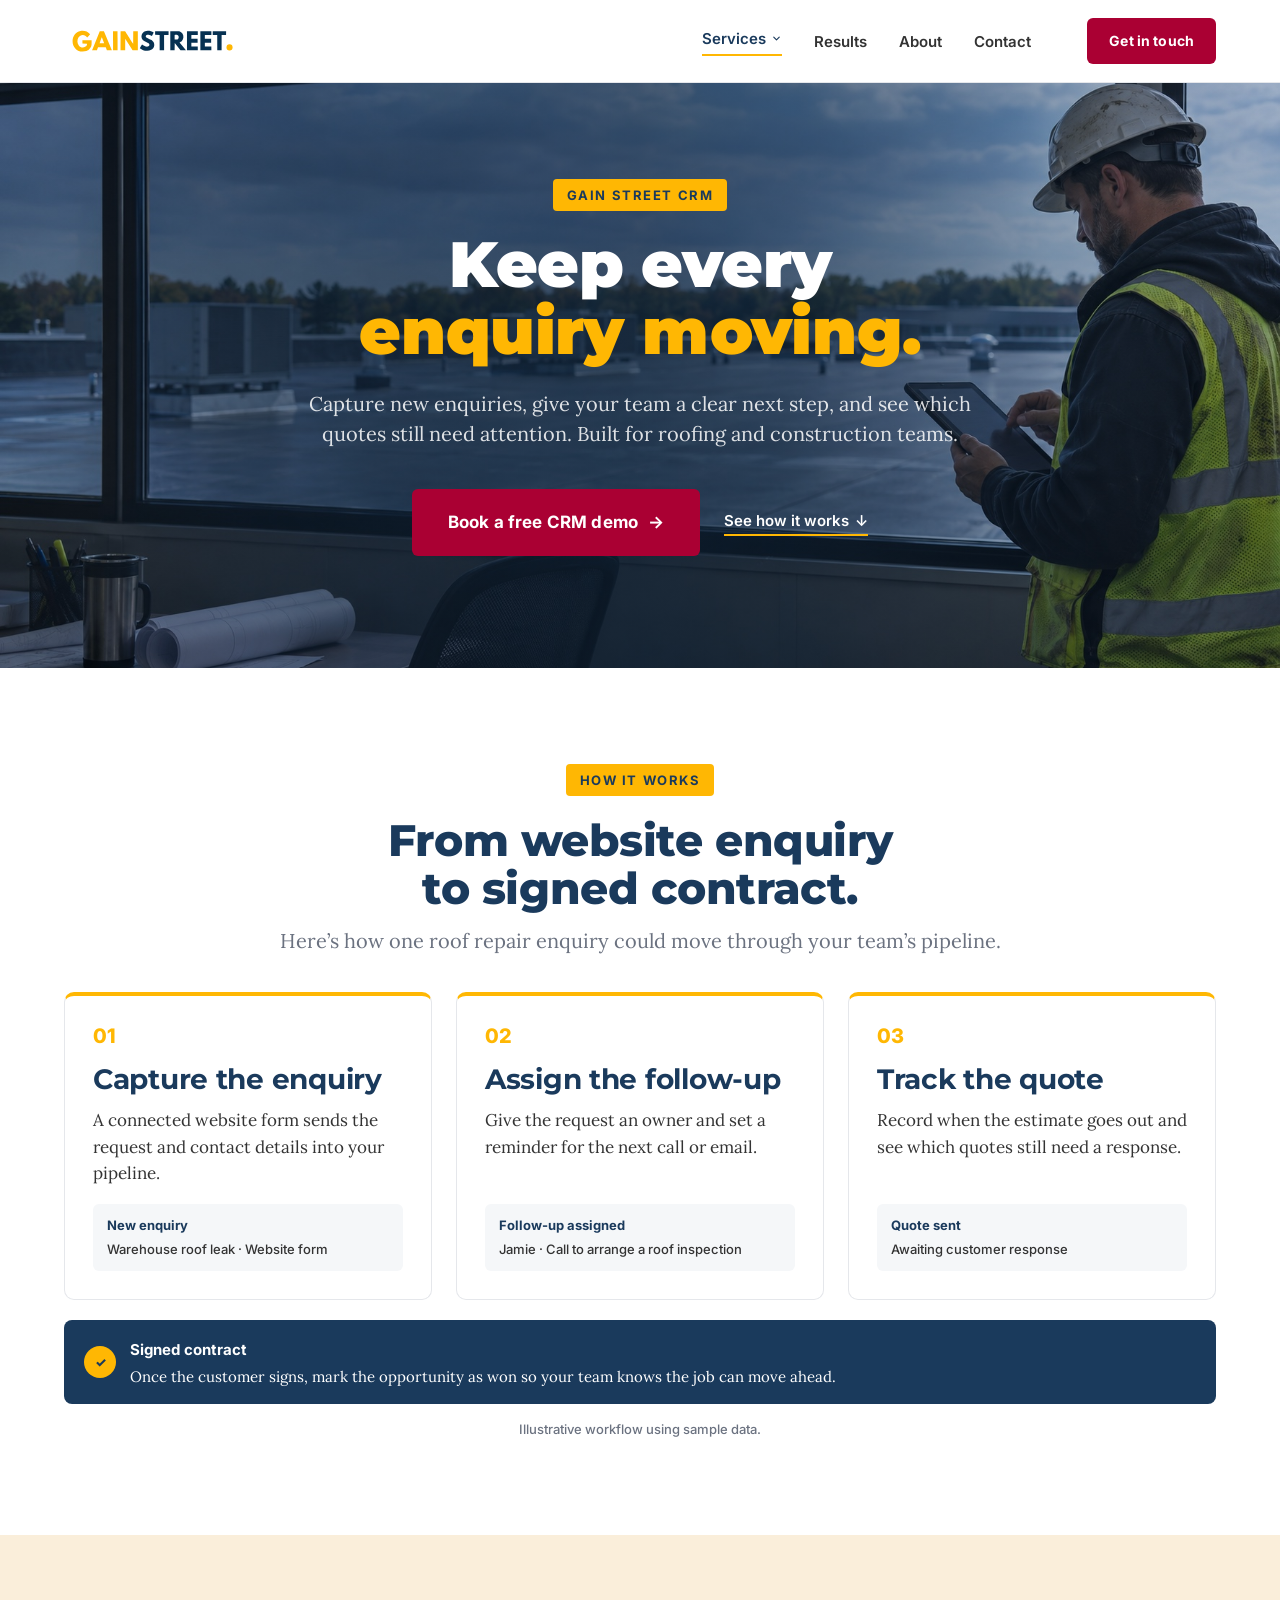
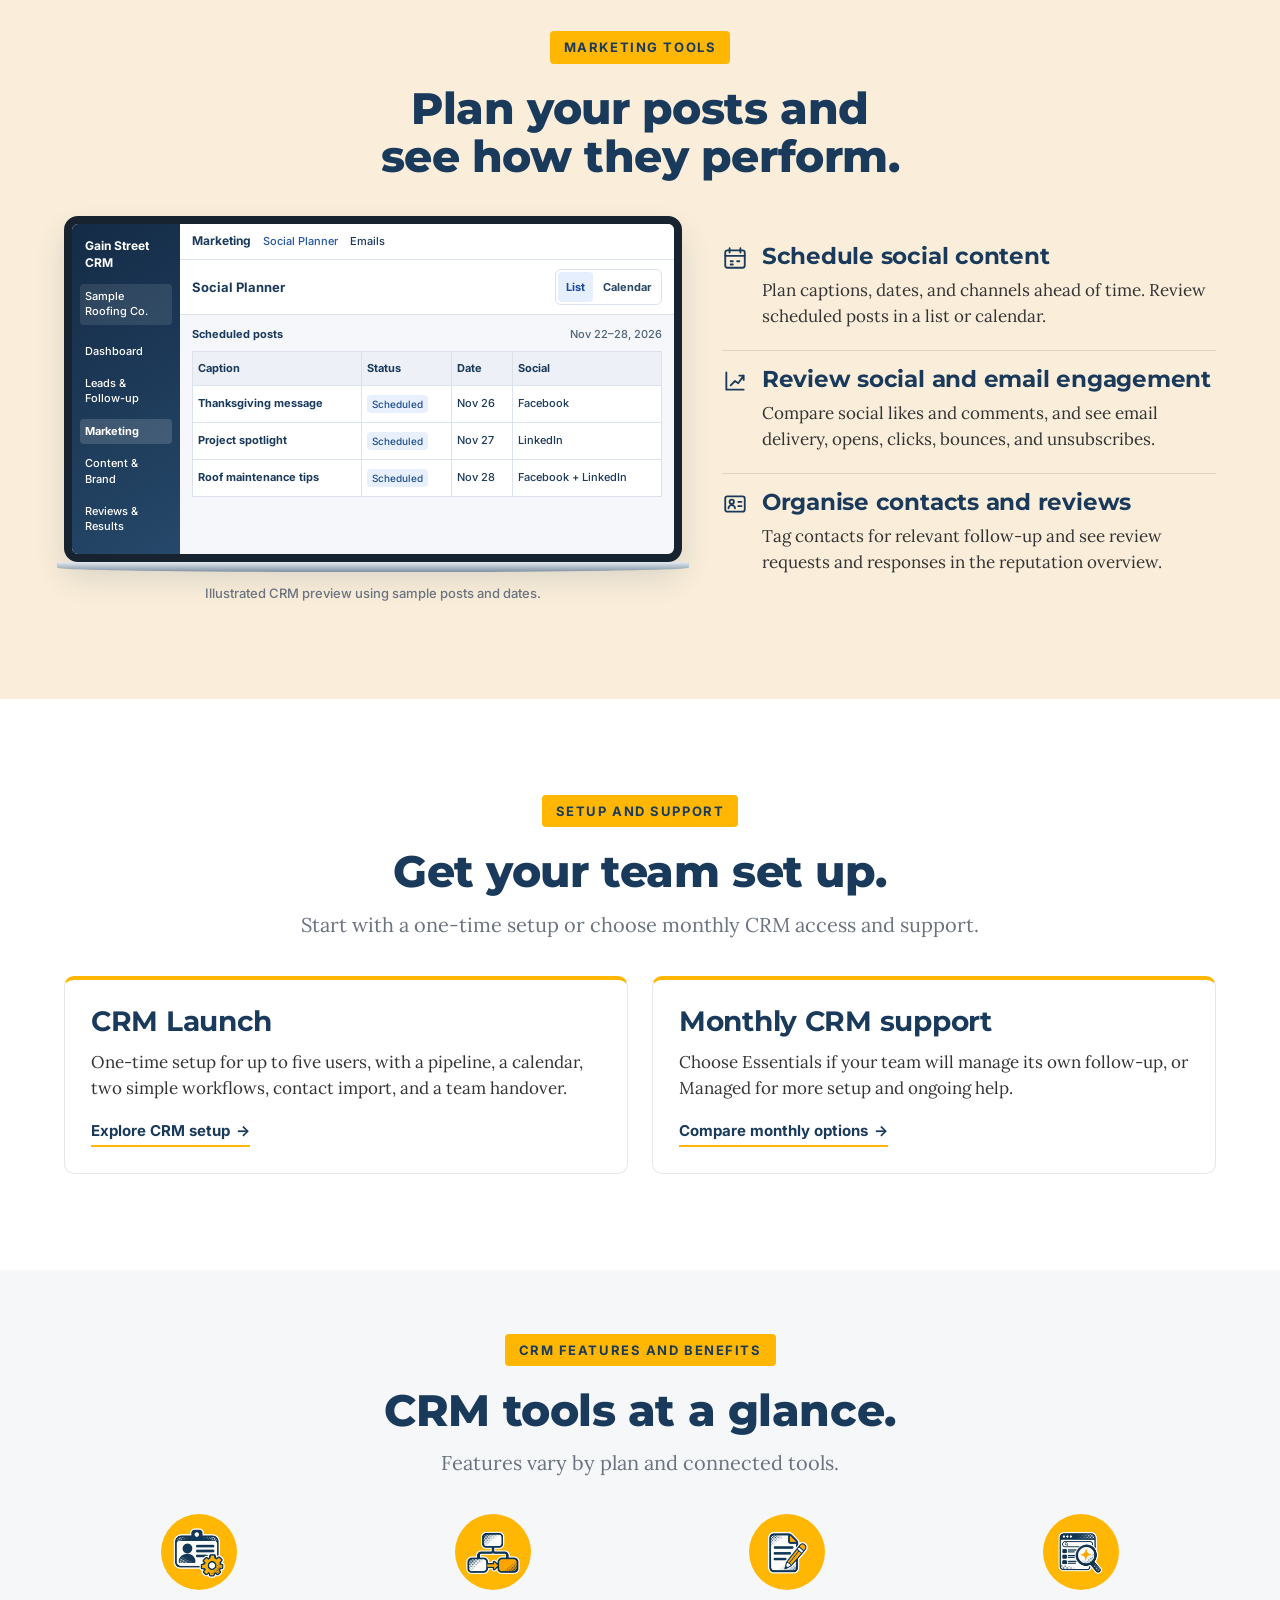
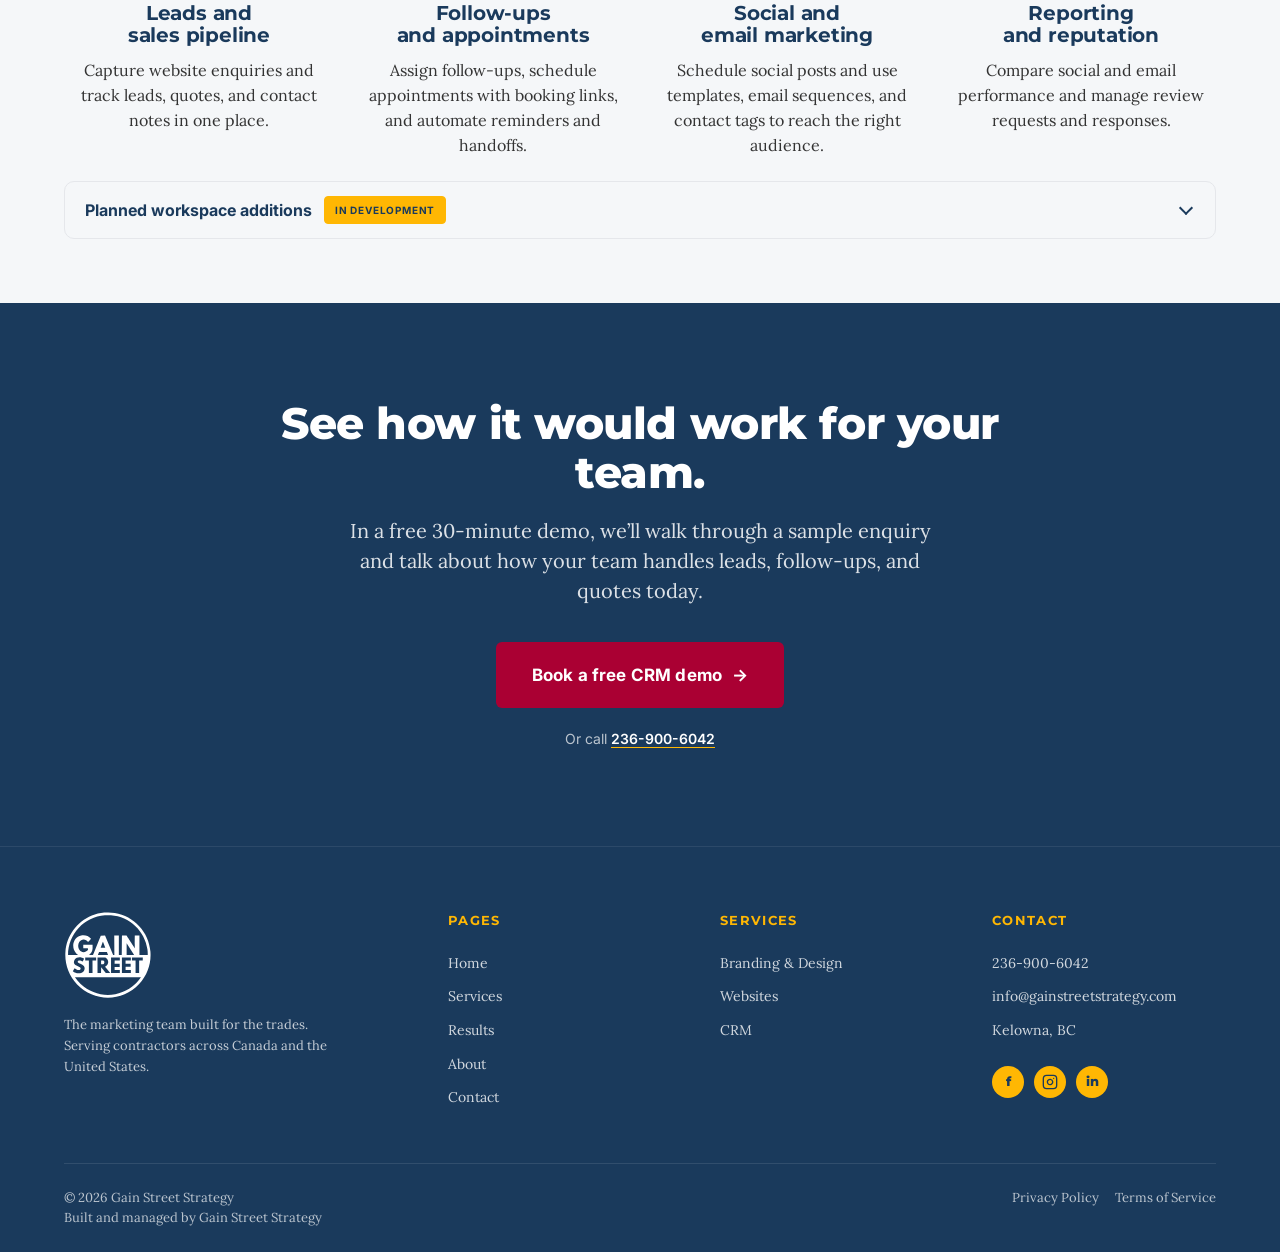
<file: crm.html>
<!DOCTYPE html>
<html lang="en">
<head><meta http-equiv="Content-Type" content="text/html; charset=UTF-8">

<meta name="viewport" content="width=device-width, initial-scale=1.0">
<title>Gain Street CRM — Gain Street Strategy</title>
<meta name="description" content="Gain Street CRM helps roofing and construction contractors organise enquiries, manage follow-ups and track work.">
<link rel="icon" type="image/svg+xml" href="images/favicon.svg">
<meta property="og:title" content="Gain Street CRM — Gain Street Strategy">
<meta property="og:description" content="CRM setup and ongoing support built for roofing and construction crews.">
<meta property="og:type" content="website">
<meta property="og:image" content="images/services-line-image.webp">
<meta name="twitter:card" content="summary_large_image">
<link rel="preconnect" href="https://fonts.googleapis.com/">
<link rel="preconnect" href="https://fonts.gstatic.com/" crossorigin="">
<link href="https://fonts.googleapis.com/css2?family=Montserrat:wght@400;500;600;700;800;900&family=Inter:wght@400;500;600;700;800;900&family=Lora:ital,wght@0,400;0,500;0,600;0,700;1,400;1,500&display=swap" rel="stylesheet">
<style>
/* =====================================================
   GAIN STREET STRATEGY — BRAND TOKENS
   Matches the "what we do" Canva reference file.
   Swap these in GHL theme settings or color picker.
   ===================================================== */
:root{
  --navy:    #1A3A5C;   /* primary dark */
  --amber:   #FFB703;   /* accent (highlights, NOT buttons) */
  --red:     #AA0033;   /* deep red — BUTTONS ONLY */
  --red-dark:#8a0029;   /* button hover */
  --cream:   #FAEEDA;   /* warm off-white accent bg */
  --text:    #333333;
  --muted:   #6B7280;
  --line:    #E5E7EB;
  --bg:      #FFFFFF;
}

*{box-sizing:border-box;margin:0;padding:0}
html{scroll-behavior:smooth}
body{
  font-family:'Lora',Georgia,serif;
  background:var(--bg);
  color:var(--text);
  line-height:1.55;
  font-size:17px;
  -webkit-font-smoothing:antialiased;
}
a{color:inherit;text-decoration:none}
img{max-width:100%;display:block}

/* ================ TYPOGRAPHY ================ */
h1,h2,h3,h4{font-family:'Montserrat',sans-serif;font-weight:800;letter-spacing:-0.01em;line-height:1.1;color:var(--navy)}
h1{font-size:clamp(40px,5.5vw,64px);font-weight:900;line-height:1.05}
h2{font-size:clamp(30px,3.6vw,44px)}
h3{font-size:clamp(22px,2.2vw,28px);font-weight:700}
h4{font-size:18px;font-weight:700}
p{font-size:17px;font-family:'Lora',Georgia,serif}
.lede{font-size:20px;color:var(--text);line-height:1.5;font-family:'Lora',Georgia,serif}

/* ================ LAYOUT UTILITIES ================ */
.container{max-width:1200px;margin:0 auto;padding:0 24px}
.section{padding:96px 0}
.section-sm{padding:64px 0}
.section-tight{padding:48px 0}
#social-planning{scroll-margin-top:48px}
.center{text-align:center}
.eyebrow{
  display:inline-block;
  font-family:'Inter',sans-serif;font-size:13px;font-weight:700;letter-spacing:0.12em;text-transform:uppercase;
  color:var(--navy);background:var(--amber);
  padding:6px 14px;border-radius:4px;margin-bottom:20px;
}
.eyebrow.on-dark{color:var(--navy);background:var(--amber)}
.eyebrow.subtle{background:transparent;color:var(--muted);padding:0;margin-bottom:12px}
.amber-mark{color:var(--amber)}
.amber-underline{
  background:linear-gradient(transparent 65%,var(--amber) 65%);
  padding:0 4px;
}

/* ================ BUTTONS (deep red only) ================ */
.btn{
  display:inline-flex;align-items:center;justify-content:center;gap:10px;
  background:var(--red);color:#fff;
  padding:16px 28px;border-radius:6px;border:none;
  font-family:'Inter',sans-serif;font-weight:700;font-size:16px;
  cursor:pointer;transition:.15s;letter-spacing:0.01em;
}
.btn:hover{background:var(--red-dark);transform:translateY(-1px)}
.btn-lg{padding:20px 36px;font-size:17px}
.btn-arrow::after{content:"→";font-weight:700}
.chk{
  display:inline-flex;align-items:center;justify-content:center;
  width:18px;height:18px;border-radius:50%;border:1.5px solid #fff;
  font-size:11px;font-weight:900;flex-shrink:0;
}
.link-secondary{
  display:inline-flex;align-items:center;gap:6px;
  color:#fff;font-family:'Inter',sans-serif;font-weight:600;font-size:15px;
  border-bottom:2px solid var(--amber);padding-bottom:2px;
}
.link-amber{
  color:var(--navy);font-family:'Inter',sans-serif;font-weight:700;font-size:15px;
  border-bottom:2px solid var(--amber);padding-bottom:2px;
  display:flex;align-items:center;gap:6px;
  width:fit-content;
}

/* ================ NAV ================ */
.nav{
  position:sticky;top:0;z-index:50;
  background:var(--bg);border-bottom:1px solid var(--line);
}
.nav-inner{
  max-width:1200px;margin:0 auto;padding:18px 24px;
  display:flex;align-items:center;justify-content:space-between;gap:24px;
}
.logo{
  display:flex;align-items:center;gap:10px;
  font-family:'Montserrat',sans-serif;font-weight:800;font-size:22px;
  color:var(--navy);letter-spacing:-0.01em;line-height:1;
}
.logo img{height:36px;width:auto;display:block}
.logo .gain{color:var(--amber)}
.logo .street{color:var(--navy)}
.logo .dot{color:var(--amber)}
.nav-links{display:flex;align-items:center;gap:32px;list-style:none;margin-left:auto;margin-right:32px}
.nav-links a{font-family:'Inter',sans-serif;font-weight:600;font-size:15px;color:var(--text);transition:.15s}
.nav-links a:hover{color:var(--navy)}
.nav-links a.active{color:var(--navy);border-bottom:2px solid var(--amber);padding-bottom:4px}
.nav-cta{padding:12px 22px;font-size:14px;white-space:nowrap;flex-shrink:0}

/* ---- Services dropdown ---- */
.nav-dropdown{position:relative}
.nav-dropdown-trigger{display:inline-flex;align-items:center;gap:5px;cursor:default}
.nav-dropdown-trigger svg{width:11px;height:11px;transition:.15s;flex-shrink:0}
.nav-dropdown:hover .nav-dropdown-trigger svg{transform:rotate(180deg)}
.nav-dropdown-menu{
  position:absolute;top:100%;left:50%;transform:translateX(-50%);
  background:#fff;border:1px solid var(--line);border-radius:8px;
  box-shadow:0 16px 36px rgba(20,30,45,0.14);
  min-width:200px;padding:8px;list-style:none;
  opacity:0;visibility:hidden;pointer-events:none;
  transition:opacity .15s;
  z-index:60;
}
.nav-dropdown:hover .nav-dropdown-menu,
.nav-dropdown:focus-within .nav-dropdown-menu{opacity:1;visibility:visible;pointer-events:auto}
.nav-dropdown-menu li{padding:0}
.nav-dropdown-menu a{
  display:block;padding:10px 14px;border-radius:6px;font-size:14px;font-weight:600;color:var(--text);
  border:none;box-shadow:none;outline:none;
}
.nav-dropdown-menu a:hover{background:var(--cream);color:var(--navy)}
.nav-dropdown-menu a:focus-visible{outline:2px solid var(--navy);outline-offset:-2px}
.nav-dropdown-menu a.active{color:var(--navy);background:var(--cream)}

/* ---- Mobile menu ---- */
.nav-toggle{
  display:none;flex-direction:column;justify-content:center;gap:5px;
  width:36px;height:36px;background:none;border:none;cursor:pointer;padding:0;flex-shrink:0;
}
.nav-toggle span{display:block;width:100%;height:2px;background:var(--navy);border-radius:2px;transition:.2s}
.nav-toggle.active span:nth-child(1){transform:translateY(7px) rotate(45deg)}
.nav-toggle.active span:nth-child(2){opacity:0}
.nav-toggle.active span:nth-child(3){transform:translateY(-7px) rotate(-45deg)}
.mobile-menu{
  display:none;position:absolute;top:100%;left:0;right:0;
  background:#fff;border-top:1px solid var(--line);
  padding:8px 24px 24px;max-height:80vh;overflow-y:auto;
  box-shadow:0 16px 32px rgba(20,30,45,0.1);
}
.mobile-menu.active{display:block}
.mobile-menu-links{list-style:none;display:flex;flex-direction:column}
.mobile-menu-links>li{border-bottom:1px solid var(--line)}
.mobile-menu-links>li:last-child{border-bottom:none}
.mobile-menu-links>li>a,
.mobile-dropdown-trigger{
  display:flex;align-items:center;justify-content:space-between;width:100%;
  padding:16px 4px;font-family:'Inter',sans-serif;font-weight:600;font-size:17px;color:var(--navy);
  background:none;border:none;text-align:left;cursor:pointer;
}
.mobile-dropdown-trigger svg{width:14px;height:14px;transition:.2s;flex-shrink:0;color:var(--muted)}
.mobile-dropdown.open .mobile-dropdown-trigger svg{transform:rotate(180deg)}
.mobile-dropdown-menu{list-style:none;max-height:0;overflow:hidden;transition:max-height .25s ease}
.mobile-dropdown.open .mobile-dropdown-menu{max-height:320px}
.mobile-dropdown-menu li{padding-left:12px}
.mobile-dropdown-menu a{display:block;padding:12px 8px;font-family:'Inter',sans-serif;font-weight:600;font-size:15px;color:var(--text)}
.mobile-dropdown-menu a.active{color:var(--navy)}
.mobile-menu-cta{margin-top:20px;width:100%}

/* ================ HERO (dark) ================ */
.hero-dark{
  background:
    radial-gradient(circle at 15% 20%,rgba(255,183,3,0.14),transparent 45%),
    radial-gradient(circle at 88% 78%,rgba(170,0,51,0.14),transparent 45%),
    var(--navy);
  color:#fff;
  padding:96px 0 112px;
  position:relative;overflow:hidden;
}
.hero-dark .container{position:relative;z-index:1}
.hero-watermark{
  position:absolute;top:50%;right:-100px;transform:translateY(-50%);
  width:440px;height:440px;opacity:0.05;pointer-events:none;z-index:0;
}
.hero-dark h1{color:#fff;max-width:880px;margin:0 auto 24px}
.hero-dark .lede{color:rgba(255,255,255,0.85);max-width:680px;margin:0 auto 40px}
.hero-dark .hero-actions{display:flex;align-items:center;justify-content:center;gap:24px;flex-wrap:wrap}

/* light hero variant for contact */
.hero-light{
  background:var(--cream);
  padding:80px 0 64px;
}
.hero-light h1{margin-bottom:16px}
.hero-light .lede{max-width:640px;color:var(--text)}

/* ================ INTRO STRIP ================ */
.intro-strip{background:#e8e8e8;overflow:hidden}
.intro-strip-inner{
  display:flex;align-items:center;gap:48px;
  padding:0;
}
.intro-strip-img{
  flex-shrink:0;width:44%;max-width:520px;height:auto;
  margin-left:-24px;
}
.intro-strip-text{
  flex:1;color:#3E5C7A;font-family:'Inter',sans-serif;
  font-size:17px;font-weight:600;line-height:1.5;
}

/* ================ SOCIAL PROOF BAR ================ */
.proof-bar{background:#e8e8e8;padding:32px 0 16px;border-bottom:1px solid var(--line)}
.proof-bar-inner{
  display:flex;flex-direction:column;align-items:center;gap:24px;
  text-align:center;
}
.proof-label{
  font-family:'Inter',sans-serif;font-size:13px;font-weight:700;letter-spacing:0.1em;text-transform:uppercase;
  color:var(--navy);
}
.proof-logos{
  display:grid;grid-template-columns:repeat(8,minmax(0,130px));
  column-gap:16px;
  justify-content:space-between;justify-items:center;align-items:center;
  width:100%;
}
.proof-logo{
  font-weight:700;color:var(--navy);font-size:17px;letter-spacing:-0.01em;
  opacity:0.7;
}
.proof-logo-img{
  height:auto;width:130px;object-fit:contain;
  filter:grayscale(100%);opacity:0.6;
}

/* ================ PROBLEM SECTION ================ */
.problem-section{background:var(--cream)}
.problem-grid{display:grid;grid-template-columns:repeat(3,1fr);gap:32px;margin-top:48px}
.problem-card{
  background:#fff;padding:36px 32px;border-radius:8px;
  border-top:4px solid var(--amber);
}
.problem-card .num{
  font-family:'Inter',sans-serif;font-weight:800;color:var(--amber);font-size:16px;letter-spacing:0.12em;margin-bottom:12px;
  display:block;
}
.problem-card h3{margin-bottom:12px}
.problem-card p{color:var(--text);font-size:15px}

/* ================ SERVICES OVERVIEW (3 cards) ================ */
.services-overview{background:#fff}
.services-grid{display:grid;grid-template-columns:repeat(3,1fr);gap:24px;margin-top:48px}
.service-card{
  background:#fff;padding:36px 32px;border-radius:8px;
  border:1.5px solid var(--line);transition:.2s;
  display:flex;flex-direction:column;
}
.service-card:hover{border-color:var(--amber);transform:translateY(-4px);box-shadow:0 12px 32px rgba(26,58,92,0.08)}
.service-card .icon-box{
  width:56px;height:56px;border-radius:8px;background:var(--navy);
  display:flex;align-items:center;justify-content:center;
  margin-bottom:20px;color:var(--amber);
}
.service-card .icon-box svg{width:26px;height:26px}
.service-card .kicker{
  font-family:'Montserrat',sans-serif;font-size:12px;font-weight:700;color:var(--amber);
  text-transform:uppercase;letter-spacing:0.1em;margin-bottom:8px;display:block;
}
.service-card h3{margin-bottom:12px}
.service-card p{flex:1;margin-bottom:20px;color:var(--text);font-size:15px}
.service-card .link-amber{margin-top:auto}

/* ================ CRM SPOTLIGHT ================ */
.crm-spotlight{background:var(--amber);color:var(--navy);padding:96px 0;position:relative;overflow:hidden}
.crm-spotlight::before{
  content:"";
  position:absolute;inset:0;
  background:url('images/icons-background-crm.svg') repeat;
  background-size:260px auto;
  filter:brightness(0) invert(1);opacity:0.15;pointer-events:none;z-index:0;
}
.crm-grid{display:grid;grid-template-columns:1fr 1fr;gap:64px;align-items:center;position:relative;z-index:1}
.crm-grid .eyebrow{background:var(--navy);color:var(--amber)}
.crm-grid h2{color:#fff;font-size:clamp(34px,4vw,48px);margin-bottom:20px}
.crm-grid p{color:var(--navy);font-size:18px;margin-bottom:24px;max-width:520px}
.crm-grid .crm-cta{
  color:var(--navy);font-family:'Lora',Georgia,serif;font-weight:700;font-size:16px;
  border-bottom:2px solid #fff;padding-bottom:2px;
  display:inline-flex;gap:8px;align-items:center;
}
.crm-mock{
  background:#fff;border-radius:12px;padding:24px;
  box-shadow:0 24px 48px rgba(26,58,92,0.16);
}
.crm-mock-logo{display:flex;justify-content:center;margin-bottom:16px}
.crm-mock-logo img{height:28px;width:auto}
.crm-mock-header{
  display:flex;align-items:center;justify-content:space-between;
  padding-bottom:16px;border-bottom:1px solid var(--line);margin-bottom:16px;
}
.crm-mock-header strong{color:var(--navy);font-size:14px}
.crm-mock-header .pill{
  font-size:11px;font-weight:700;background:var(--cream);color:var(--navy);
  padding:4px 8px;border-radius:4px;
}
.crm-pipeline{display:grid;grid-template-columns:repeat(3,1fr);gap:8px}
.crm-col{background:#F5F6F8;border-radius:6px;padding:12px;min-height:140px}
.crm-col-label{font-size:11px;font-weight:700;color:var(--muted);text-transform:uppercase;letter-spacing:0.08em;margin-bottom:8px}
.crm-deal{
  background:#fff;border:1px solid var(--line);border-radius:4px;
  padding:8px;margin-bottom:6px;font-size:11px;color:var(--text);
}
.crm-deal strong{color:var(--navy);display:block;font-size:12px;margin-bottom:2px}
.crm-deal .amt{color:var(--amber);font-weight:700;background:var(--navy);padding:2px 6px;border-radius:3px;font-size:10px;display:inline-block;margin-top:4px}

/* ================ CRM FUNNEL GRAPHIC ================ */
.funnel{display:flex;flex-direction:column;align-items:center;gap:4px}
.funnel-step{
  width:100%;display:flex;align-items:center;gap:14px;
  background:#F5F6F8;border:1px solid var(--line);border-radius:8px;
  padding:14px 18px;
}
.funnel-step-2{width:92%}
.funnel-step-3{width:84%}
.funnel-step-4{width:76%}
.funnel-step-final{width:68%;background:var(--navy);border-color:var(--navy)}
.funnel-step-final .funnel-text strong{color:#fff}
.funnel-step-final .funnel-text span{color:rgba(255,255,255,0.7)}
.funnel-icon{
  width:32px;height:32px;border-radius:50%;background:var(--navy);color:var(--amber);
  display:flex;align-items:center;justify-content:center;font-weight:800;font-size:14px;flex-shrink:0;
}
.funnel-step-final .funnel-icon{background:var(--amber);color:var(--navy)}
.funnel-text{display:flex;flex-direction:column;gap:2px;text-align:left}
.funnel-text strong{font-size:14px;color:var(--navy);font-family:'Inter',sans-serif}
.funnel-text span{font-size:12px;color:var(--muted)}
.funnel-arrow{color:var(--muted);font-size:13px;line-height:1;padding:2px 0}

/* ================ CRM CHECKLIST (standout style) ================ */
.crm-checklist-detailed{list-style:none;margin:24px 0;display:grid;gap:10px}
.crm-checklist-detailed li{
  display:flex;align-items:center;gap:10px;
  color:var(--navy);font-size:16px;
}
.crm-checklist-detailed .chk-round{
  width:24px;height:24px;border-radius:50%;flex-shrink:0;
  background:var(--navy);color:#fff;
  display:flex;align-items:center;justify-content:center;
  font-size:13px;font-weight:900;
  box-shadow:0 2px 6px rgba(26,58,92,0.25);
}

/* ================ TESTIMONIALS ================ */
.testimonials{background:#F5F6F8;padding:96px 0}
.testimonial-grid{display:grid;grid-template-columns:repeat(3,1fr);gap:24px;margin-top:48px}
.testimonial-card{
  background:#fff;padding:32px;border-radius:8px;
  border:1px solid var(--line);
  display:flex;flex-direction:column;gap:20px;
}
.stars{color:var(--amber);font-size:18px;letter-spacing:2px}
.testimonial-card blockquote{
  font-size:13.5px;color:var(--text);line-height:1.6;flex:1;
}
.testimonial-author{
  display:flex;align-items:center;gap:12px;
  padding-top:20px;border-top:1px solid var(--line);
}
.author-logo{
  width:40px;height:40px;border-radius:50%;background:var(--navy);color:#fff;
  display:flex;align-items:center;justify-content:center;
  font-weight:700;font-size:14px;flex-shrink:0;
  overflow:hidden;
}
.author-logo img{width:100%;height:100%;object-fit:cover;display:block}
.author-meta strong{display:block;font-family:'Inter',sans-serif;font-size:14px;color:var(--navy);font-weight:700}
.author-meta span{font-size:13px;color:var(--muted)}

/* ================ FINAL CTA ================ */
.final-cta{background:var(--navy);color:#fff;padding:96px 0;text-align:center}
.final-cta h2{color:#fff;margin-bottom:20px;max-width:800px;margin-left:auto;margin-right:auto}
.final-cta .lede{color:rgba(255,255,255,0.85);max-width:600px;margin:0 auto 36px}
.final-cta .phone-line{
  margin-top:20px;font-family:'Inter',sans-serif;font-size:14px;color:rgba(255,255,255,0.7);
}
.final-cta .phone-line a{color:#fff;font-weight:600;border-bottom:1px solid var(--amber)}

/* ================ SERVICES PAGE — BUCKETS (shared) ================ */
.bucket{padding:80px 0;border-bottom:1px solid var(--line)}
.bucket:nth-child(even){background:var(--cream)}
.bucket-head{max-width:700px;margin-bottom:40px}
.bucket-num{
  display:inline-block;
  font-family:'Inter',sans-serif;font-size:13px;font-weight:700;
  letter-spacing:0.12em;text-transform:uppercase;
  color:var(--navy);background:var(--amber);
  padding:6px 14px;border-radius:4px;margin-bottom:16px;
}
.bucket-head h2{margin-bottom:16px;max-width:420px}
.bucket-head p{font-size:18px;line-height:1.6;color:var(--text);max-width:480px}
.bucket-services{display:grid;grid-template-columns:repeat(3,1fr);gap:24px}
.bucket-service{
  background:#fff;padding:44px 28px;border-radius:8px;
  border:1px solid var(--line);
}
.bucket-service .b-icon{
  width:44px;height:44px;margin-bottom:18px;color:var(--amber);
}
.bucket-service .b-icon svg{width:100%;height:100%;stroke-width:1.25}
.bucket-service h4{
  color:var(--navy);font-size:18px;font-weight:700;margin-bottom:14px;
  padding-bottom:14px;border-bottom:1px solid var(--line);
}
.bucket-service p{font-size:15px;color:var(--text);line-height:1.55;max-width:250px}

/* ================ RESPONSIVE ================ */
@media(max-width:900px){
  h1{font-size:36px}
  h2{font-size:28px}
  .section{padding:64px 0}
  .nav-links{display:none}
  .nav-toggle{display:flex}
  .nav-cta{padding:11px 16px;font-size:13px}
  .problem-grid,.services-grid,.testimonial-grid,.bucket-services,.diff-grid,.results-grid,.work-grid{grid-template-columns:1fr}
  .crm-grid,.bucket-head,.story-grid,.contact-grid{grid-template-columns:1fr;gap:32px}
  .crm-spotlight,.testimonials,.story,.differentiators,.final-cta{padding:64px 0}
  .form-row.two-col{grid-template-columns:1fr}
  .intro-strip-inner{flex-direction:column;padding:32px 0}
  .intro-strip-img{width:80%;margin-left:0}
}

/* CRM page */
#gain-street-crm,#social-planning,#connected-workspace,#crm-capabilities{scroll-margin-top:90px}
.hero-dark.crm-page-hero{
  background-color:var(--navy);
  background-image:linear-gradient(90deg,#0d223833,#0d223884 50%,#0d223833),url('images/crm-roofing-office-hero.jpg');
  background-size:cover;background-position:center;
}
.crm-page-hero h1{text-wrap:balance}
.crm-page-intro{max-width:740px;margin:0 auto 36px;text-align:center}
.crm-page-intro h2{margin-bottom:14px;text-wrap:balance}
.crm-page-intro .lede{color:var(--muted)}
.crm-page-grid{display:grid;gap:24px}
.crm-page-three{grid-template-columns:repeat(3,minmax(0,1fr))}
.crm-page-two{grid-template-columns:repeat(2,minmax(0,1fr))}
.crm-page-card{
  display:flex;flex-direction:column;border:1px solid var(--line);border-top:4px solid var(--amber);
  border-radius:10px;padding:26px;background:#fff;
}
.crm-page-card h3{margin-bottom:12px}
.crm-page-card p{margin-bottom:18px}
.crm-page-card .link-amber,.crm-page-example{margin-top:auto}
.crm-page-example{
  display:grid;gap:4px;padding:12px 14px;border-radius:6px;background:#f5f7f9;
  font:500 13px/1.5 'Inter',sans-serif;
}
.crm-page-example strong{color:var(--navy)}
.crm-page-stages{list-style:none}
.crm-page-stages .crm-page-card{padding:28px}
.crm-page-stage-number{display:block;color:var(--amber);font:800 20px/1.2 'Inter',sans-serif;margin-bottom:16px}
.crm-page-outcome{
  display:flex;align-items:center;gap:14px;margin-top:20px;padding:16px 20px;
  border-radius:8px;background:var(--navy);color:#fff;
}
.crm-page-outcome .crm-page-step{
  display:grid;place-items:center;width:32px;height:32px;border-radius:50%;flex:none;
  background:var(--amber);color:var(--navy);font:800 13px/1 'Inter',sans-serif;
}
.crm-page-outcome strong{font:700 15px/1.4 'Inter',sans-serif}
.crm-page-outcome p{font-size:15px;margin-top:2px}
.crm-page-note{margin-top:16px;text-align:center;color:var(--muted);font:500 13px/1.5 'Inter',sans-serif}
.crm-page-marketing{background:var(--cream)}
.crm-page-capabilities{background:#f5f7f9}
.crm-page-capabilities-grid{grid-template-columns:repeat(4,minmax(0,1fr));text-align:center}
.crm-page-capability-icon{
  display:grid;place-items:center;width:76px;height:76px;margin:0 auto 12px;
  border-radius:50%;background:var(--amber);
}
.crm-page-capabilities-grid h3{font-size:20px;min-height:2.2em;margin-bottom:12px;text-wrap:balance}
.crm-page-capabilities-grid p{font-size:16px}
@media(max-width:960px){
  .crm-page-capabilities-grid{grid-template-columns:repeat(2,minmax(0,1fr));row-gap:28px}
}
@media(max-width:520px){
  .crm-page-capabilities-grid{grid-template-columns:1fr}
  .crm-page-capabilities-grid h3{min-height:0}
}
.crm-page-marketing-grid{
  display:grid;grid-template-columns:minmax(0,1.25fr) minmax(0,1fr);gap:40px;align-items:center;
}
.crm-planner-preview{min-width:0}
.crm-planner-screen{
  display:grid;grid-template-columns:108px minmax(0,1fr);min-height:342px;
  border:8px solid #17232f;border-radius:14px;background:#f5f7fa;
  box-shadow:0 16px 30px #18334d24;overflow:hidden;
  color:var(--navy);font:500 11px/1.4 'Inter',sans-serif;
}
.crm-planner-base{
  height:10px;margin:0 -7px;border-radius:0 0 45% 45%;
  background:linear-gradient(#e5eaf0,#a9b6c4 58%,#7f90a1);
}
.crm-planner-sidebar{display:flex;flex-direction:column;gap:7px;padding:14px 8px;background:linear-gradient(150deg,#142b46,#26486a);color:#fff}
.crm-planner-sidebar strong{padding:0 5px 5px;font-size:12px}
.crm-planner-sidebar span{padding:5px;border-radius:4px}
.crm-planner-account{background:#ffffff1a;margin-bottom:7px}
.crm-planner-current{background:#ffffff26;font-weight:700}
.crm-planner-main{min-width:0}
.crm-planner-top,.crm-planner-title,.crm-planner-period{display:flex;align-items:center;gap:12px}
.crm-planner-top,.crm-planner-title{padding:9px 12px;background:#fff;border-bottom:1px solid #dce2eb}
.crm-planner-top strong{font-size:12px}
.crm-planner-top span:first-of-type{color:#2356a3}
.crm-planner-title,.crm-planner-period{justify-content:space-between}
.crm-planner-title strong{font-size:13px}
.crm-planner-tabs{display:flex;gap:2px;border:1px solid #dce2eb;border-radius:6px;padding:2px}
.crm-planner-tabs button{
  border:0;border-radius:4px;background:#fff;color:#284765;cursor:pointer;
  min-height:30px;padding:4px 8px;font:700 11px/1.3 'Inter',sans-serif;
}
.crm-planner-tabs button[aria-selected="true"]{background:#e5effe;color:#184a9c}
.crm-planner-tabs button:focus-visible,.crm-planner-panel:focus-visible{outline:2px solid #2356a3;outline-offset:-2px}
.crm-planner-panel{padding:12px}
.crm-planner-period{margin-bottom:8px;font:700 11px/1.4 'Inter',sans-serif}
.crm-planner-period span{color:#506479;font-weight:500}
.crm-planner-table{width:100%;border-collapse:collapse;background:#fff}
.crm-planner-table th,.crm-planner-table td{padding:9px 5px;border:1px solid #dce2eb;text-align:left;vertical-align:middle}
.crm-planner-table thead{background:#edf1f7}
.crm-planner-status{display:inline-block;padding:2px 5px;border-radius:4px;background:#e8f0fd;color:#204e8d;font-size:10px}
.crm-planner-week{display:grid;grid-template-columns:repeat(7,minmax(0,1fr));border:1px solid #dce2eb;background:#fff}
.crm-planner-week>div{min-width:0;min-height:126px}
.crm-planner-week>div+div{border-left:1px solid #dce2eb}
.crm-planner-week b{display:block;padding:5px 2px;text-align:center;background:#edf1f7}
.crm-planner-week time{display:block;padding:5px 4px;text-align:right}
.crm-planner-event{display:block;margin:2px;padding:4px 2px;border-radius:4px;background:#e5effe;color:#184a9c;overflow-wrap:anywhere;font-size:10px}
.crm-planner-preview figcaption{margin-top:12px;text-align:center;color:var(--muted);font:500 13px/1.5 'Inter',sans-serif}
@media(max-width:900px){.crm-planner-preview{width:100%;max-width:660px;margin:auto}}
@media(max-width:520px){
  .crm-planner-screen{grid-template-columns:1fr;border-width:5px;min-height:310px}
  .crm-planner-sidebar{display:none}
  .crm-planner-top,.crm-planner-title,.crm-planner-panel{padding-left:8px;padding-right:8px}
  .crm-planner-tabs button{min-height:40px}
}
.crm-page-marketing-points{display:grid;gap:20px}
.crm-page-marketing-points>div{display:grid;grid-template-columns:28px minmax(0,1fr);gap:12px}
.crm-page-marketing-points>div+div{padding-top:16px;border-top:1px solid #ded6c7}
.crm-page-marketing-points svg{width:26px;height:26px;color:var(--navy);margin-top:1px}
.crm-page-marketing-points h3{font-size:clamp(19px,2vw,23px);margin-bottom:8px}
.crm-page-roadmap{margin-top:24px;background:#f5f7f9;border:1px solid var(--line);border-radius:10px}
.crm-page-roadmap summary{
  display:flex;align-items:center;gap:12px;cursor:pointer;list-style:none;padding:14px 20px;
  border-radius:9px;color:var(--navy);font:700 16px/1.4 'Inter',sans-serif;
}
.crm-page-roadmap summary::-webkit-details-marker{display:none}
.crm-page-roadmap summary:focus-visible{outline:2px solid var(--navy);outline-offset:2px}
.crm-page-roadmap summary .development-badge{margin:0}
.crm-page-roadmap summary::after{
  content:"";width:8px;height:8px;flex:none;margin:0 4px 4px auto;
  border-right:2px solid currentColor;border-bottom:2px solid currentColor;transform:rotate(45deg);
}
.crm-page-roadmap[open] summary::after{transform:rotate(225deg);margin-bottom:0}
.crm-page-roadmap-content{padding:0 20px 20px}
.crm-page-roadmap-content ul{padding-left:20px;display:grid;gap:8px}
@media(max-width:900px){
  .crm-page-marketing-grid{grid-template-columns:1fr;gap:24px}
  .crm-page-grid{gap:16px}
  .crm-page-card{padding:20px}
}
@media(max-width:700px){
  .crm-page-three,.crm-page-two{grid-template-columns:1fr}
  .hero-dark.crm-page-hero{
    padding:62px 0 72px;background-position:86% center;
    background-image:linear-gradient(#0d223895,#0d2238a6),url('images/crm-roofing-office-hero.jpg');
  }
}
@media(max-width:460px){
  .nav-inner{gap:12px}
  .nav-cta{display:none}
  .nav-toggle{margin-left:auto}
  .btn-lg{padding:16px 22px;font-size:15px}
  .crm-page-roadmap summary{flex-wrap:wrap}
}
@media(prefers-reduced-motion:reduce){html{scroll-behavior:auto}}
</style>
<link rel="stylesheet" href="crm-expanded.css?v=20261105">
<link rel="stylesheet" href="crm-review-brand.css?v=20261105">
<link rel="stylesheet" href="site-footer.css">
</head>
<body>

<section id="crm-page">

  <!-- Site nav repeats -->
  <nav class="nav">
    <div class="nav-inner">
      <a href="index.html" class="logo"><img src="images/gss-horizontal-logo.svg" alt="Gain Street Strategy"></a>
      <ul class="nav-links">
        <li class="nav-dropdown">
          <a href="services.html" class="nav-dropdown-trigger active">Services <svg viewBox="0 0 24 24" fill="none" stroke="currentColor" stroke-width="2.5" stroke-linecap="round" stroke-linejoin="round"><polyline points="6 9 12 15 18 9"/></svg></a>
          <ul class="nav-dropdown-menu">
            <li><a href="services.html">Services Overview</a></li>
            <li><a href="branding.html">Branding &amp; Design</a></li>
            <li><a href="websites.html">Websites</a></li>
            <li><a href="crm.html" class="active">CRM</a></li>
          </ul>
        </li>
        <li><a href="results.html">Results</a></li>
        <li><a href="about.html">About</a></li>
        <li><a href="contact.html">Contact</a></li>
      </ul>
      <a href="contact.html" class="btn nav-cta">Get in touch</a>
      <button type="button" class="nav-toggle" id="navToggle" aria-label="Open menu" aria-expanded="false">
        <span></span><span></span><span></span>
      </button>
    </div>
    <div class="mobile-menu" id="mobileMenu">
      <ul class="mobile-menu-links">
        <li class="mobile-dropdown open">
          <button type="button" class="mobile-dropdown-trigger">Services <svg viewBox="0 0 24 24" fill="none" stroke="currentColor" stroke-width="2.5" stroke-linecap="round" stroke-linejoin="round"><polyline points="6 9 12 15 18 9"/></svg></button>
          <ul class="mobile-dropdown-menu">
            <li><a href="services.html">Services Overview</a></li>
            <li><a href="branding.html">Branding &amp; Design</a></li>
            <li><a href="websites.html">Websites</a></li>
            <li><a href="crm.html" class="active">CRM</a></li>
          </ul>
        </li>
        <li><a href="results.html">Results</a></li>
        <li><a href="about.html">About</a></li>
        <li><a href="contact.html">Contact</a></li>
      </ul>
      <a href="contact.html" class="btn mobile-menu-cta">Get in touch</a>
    </div>
  </nav>

  <main>
    <section class="hero-dark crm-page-hero" aria-labelledby="crm-page-heading">
      <div class="container center">
        <span class="eyebrow">Gain Street CRM</span>
        <h1 id="crm-page-heading">Keep every <span class="amber-mark">enquiry moving.</span></h1>
        <p class="lede">Capture new enquiries, give your team a clear next step, and see which quotes still need attention. Built for roofing and construction teams.</p>
        <div class="hero-actions">
          <a href="contact.html?from=crm#book-a-call" class="btn btn-lg">Book a free CRM demo <span aria-hidden="true">→</span></a>
          <a href="#gain-street-crm" class="link-secondary">See how it works <span aria-hidden="true">↓</span></a>
        </div>
      </div>
    </section>

    <section class="section" id="gain-street-crm" aria-labelledby="crm-workflow-heading">
      <div class="container">
        <div class="crm-page-intro">
          <span class="eyebrow">How it works</span>
          <h2 id="crm-workflow-heading">From website enquiry to signed contract.</h2>
          <p class="lede">Here’s how one roof repair enquiry could move through your team’s pipeline.</p>
        </div>
        <ol class="crm-page-grid crm-page-three crm-page-stages" role="list">
          <li class="crm-page-card">
            <span class="crm-page-stage-number" aria-hidden="true">01</span>
            <h3>Capture the enquiry</h3>
            <p>A connected website form sends the request and contact details into your pipeline.</p>
            <div class="crm-page-example"><strong>New enquiry</strong><span>Warehouse roof leak · Website form</span></div>
          </li>
          <li class="crm-page-card">
            <span class="crm-page-stage-number" aria-hidden="true">02</span>
            <h3>Assign the follow-up</h3>
            <p>Give the request an owner and set a reminder for the next call or email.</p>
            <div class="crm-page-example"><strong>Follow-up assigned</strong><span>Jamie · Call to arrange a roof inspection</span></div>
          </li>
          <li class="crm-page-card">
            <span class="crm-page-stage-number" aria-hidden="true">03</span>
            <h3>Track the quote</h3>
            <p>Record when the estimate goes out and see which quotes still need a response.</p>
            <div class="crm-page-example"><strong>Quote sent</strong><span>Awaiting customer response</span></div>
          </li>
        </ol>
        <div class="crm-page-outcome">
          <span class="crm-page-step" aria-hidden="true">✓</span>
          <div><strong>Signed contract</strong><p>Once the customer signs, mark the opportunity as won so your team knows the job can move ahead.</p></div>
        </div>
        <p class="crm-page-note">Illustrative workflow using sample data.</p>
      </div>
    </section>

    <section class="section crm-page-marketing" id="social-planning" aria-labelledby="crm-marketing-heading">
      <div class="container">
        <div class="crm-page-intro">
          <span class="eyebrow">Marketing tools</span>
          <h2 id="crm-marketing-heading">Plan your posts and see how they perform.</h2>
        </div>
        <div class="crm-page-marketing-grid">
          <figure class="crm-planner-preview">
            <div class="crm-planner-screen">
              <div class="crm-planner-sidebar" aria-hidden="true">
                <strong>Gain Street CRM</strong>
                <span class="crm-planner-account">Sample Roofing Co.</span>
                <span>Dashboard</span>
                <span>Leads &amp; Follow-up</span>
                <span class="crm-planner-current">Marketing</span>
                <span>Content &amp; Brand</span>
                <span>Reviews &amp; Results</span>
              </div>
              <div class="crm-planner-main">
                <div class="crm-planner-top"><strong>Marketing</strong><span>Social Planner</span><span>Emails</span></div>
                <div class="crm-planner-title">
                  <strong>Social Planner</strong>
                  <div class="crm-planner-tabs" role="tablist" aria-label="Social Planner views">
                    <button type="button" role="tab" id="crm-planner-list-tab" aria-controls="crm-planner-list" aria-selected="true">List</button>
                    <button type="button" role="tab" id="crm-planner-calendar-tab" aria-controls="crm-planner-calendar" aria-selected="false" tabindex="-1">Calendar</button>
                  </div>
                </div>
                <div class="crm-planner-panel" id="crm-planner-list" role="tabpanel" aria-labelledby="crm-planner-list-tab" tabindex="0">
                  <p class="crm-planner-period">Scheduled posts <span>Nov 22–28, 2026</span></p>
                  <table class="crm-planner-table" aria-label="Sample scheduled posts">
                    <thead><tr><th scope="col">Caption</th><th scope="col">Status</th><th scope="col">Date</th><th scope="col">Social</th></tr></thead>
                    <tbody>
                      <tr><th scope="row">Thanksgiving message</th><td><span class="crm-planner-status">Scheduled</span></td><td>Nov 26</td><td>Facebook</td></tr>
                      <tr><th scope="row">Project spotlight</th><td><span class="crm-planner-status">Scheduled</span></td><td>Nov 27</td><td>LinkedIn</td></tr>
                      <tr><th scope="row">Roof maintenance tips</th><td><span class="crm-planner-status">Scheduled</span></td><td>Nov 28</td><td>Facebook + LinkedIn</td></tr>
                    </tbody>
                  </table>
                </div>
                <div class="crm-planner-panel" id="crm-planner-calendar" role="tabpanel" aria-labelledby="crm-planner-calendar-tab" tabindex="0" hidden>
                  <p class="crm-planner-period">Week view <span>Nov 22–28, 2026</span></p>
                  <div class="crm-planner-week" aria-label="Sample weekly calendar">
                    <div><b>Sun</b><time datetime="2026-11-22">22</time></div>
                    <div><b>Mon</b><time datetime="2026-11-23">23</time></div>
                    <div><b>Tue</b><time datetime="2026-11-24">24</time></div>
                    <div><b>Wed</b><time datetime="2026-11-25">25</time></div>
                    <div><b>Thu</b><time datetime="2026-11-26">26</time><span class="crm-planner-event">Thanksgiving</span></div>
                    <div><b>Fri</b><time datetime="2026-11-27">27</time><span class="crm-planner-event">Project spotlight</span></div>
                    <div><b>Sat</b><time datetime="2026-11-28">28</time><span class="crm-planner-event">Roof tips</span></div>
                  </div>
                </div>
              </div>
            </div>
            <div class="crm-planner-base" aria-hidden="true"></div>
            <figcaption>Illustrated CRM preview using sample posts and dates.</figcaption>
          </figure>
          <div class="crm-page-marketing-points">
            <div>
              <svg viewBox="0 0 24 24" fill="none" stroke="currentColor" stroke-width="1.7" stroke-linecap="round" stroke-linejoin="round" aria-hidden="true">
                <rect x="3" y="5" width="18" height="16" rx="2"/>
                <path d="M7 3v4m10-4v4M3 10h18m-13 5h2m4 0h2m-8 3h2"/>
              </svg>
              <div><h3>Schedule social content</h3><p>Plan captions, dates, and channels ahead of time. Review scheduled posts in a list or calendar.</p></div>
            </div>
            <div>
              <svg viewBox="0 0 24 24" fill="none" stroke="currentColor" stroke-width="1.7" stroke-linecap="round" stroke-linejoin="round" aria-hidden="true">
                <path d="M4 4v16h16M8 16l4-4 3 2 5-7m-4 0h4v4"/>
              </svg>
              <div><h3>Review social and email engagement</h3><p>Compare social likes and comments, and see email delivery, opens, clicks, bounces, and unsubscribes.</p></div>
            </div>
            <div>
              <svg viewBox="0 0 24 24" fill="none" stroke="currentColor" stroke-width="1.7" stroke-linecap="round" stroke-linejoin="round" aria-hidden="true">
                <rect x="3" y="5" width="18" height="14" rx="2"/>
                <circle cx="9" cy="10" r="2"/>
                <path d="M6 16a3 3 0 0 1 6 0m3-6h3m-3 4h3"/>
              </svg>
              <div><h3>Organise contacts and reviews</h3><p>Tag contacts for relevant follow-up and see review requests and responses in the reputation overview.</p></div>
            </div>
          </div>
        </div>
      </div>
    </section>

    <section class="section" id="connected-workspace" aria-labelledby="crm-setup-heading">
      <div class="container">
        <div class="crm-page-intro">
          <span class="eyebrow">Setup and support</span>
          <h2 id="crm-setup-heading">Get your team set up.</h2>
          <p class="lede">Start with a one-time setup or choose monthly CRM access and support.</p>
        </div>
        <div class="crm-page-grid crm-page-two">
          <article class="crm-page-card">
            <h3>CRM Launch</h3>
            <p>One-time setup for up to five users, with a pipeline, a calendar, two simple workflows, contact import, and a team handover.</p>
            <a href="services.html#project-crm" class="link-amber">Explore CRM setup <span aria-hidden="true">→</span></a>
          </article>
          <article class="crm-page-card">
            <h3>Monthly CRM support</h3>
            <p>Choose Essentials if your team will manage its own follow-up, or Managed for more setup and ongoing help.</p>
            <a href="services.html#monthly-crm" class="link-amber">Compare monthly options <span aria-hidden="true">→</span></a>
          </article>
        </div>
      </div>
    </section>

    <section class="section-sm crm-page-capabilities" id="crm-capabilities" aria-labelledby="crm-capabilities-heading">
      <div class="container">
        <div class="crm-page-intro">
          <span class="eyebrow">CRM features and benefits</span>
          <h2 id="crm-capabilities-heading">CRM tools at a glance.</h2>
          <p class="lede">Features vary by plan and connected tools.</p>
        </div>
        <div class="crm-page-grid crm-page-capabilities-grid">
          <article>
            <span class="crm-page-capability-icon"><img src="images/service-icons/crm.png" width="56" height="56" alt="" loading="lazy"></span>
            <h3>Leads and<br>sales pipeline</h3>
            <p>Capture website enquiries and track leads, quotes, and contact notes in one place.</p>
          </article>
          <article>
            <span class="crm-page-capability-icon"><img src="images/service-icons/workflow.png" width="56" height="56" alt="" loading="lazy"></span>
            <h3>Follow-ups<br>and appointments</h3>
            <p>Assign follow-ups, schedule appointments with booking links, and automate reminders and handoffs.</p>
          </article>
          <article>
            <span class="crm-page-capability-icon"><img src="images/service-icons/content.png" width="56" height="56" alt="" loading="lazy"></span>
            <h3>Social and<br>email marketing</h3>
            <p>Schedule social posts and use templates, email sequences, and contact tags to reach the right audience.</p>
          </article>
          <article>
            <span class="crm-page-capability-icon"><img src="images/service-icons/search.png" width="56" height="56" alt="" loading="lazy"></span>
            <h3>Reporting<br>and reputation</h3>
            <p>Compare social and email performance and manage review requests and responses.</p>
          </article>
        </div>
        <details class="crm-page-roadmap">
          <summary><span>Planned workspace additions</span><span class="development-badge">In development</span></summary>
          <div class="crm-page-roadmap-content">
            <ul>
              <li><strong>Shared files</strong> for client assets and approved materials.</li>
              <li><strong>Design review</strong> for comments and approvals on specific versions.</li>
              <li><strong>Direct mail</strong> for preparing postcards, reviewing recipients, and tracking campaigns.</li>
            </ul>
          </div>
        </details>
      </div>
    </section>

    <section class="final-cta" aria-labelledby="crm-demo-heading">
      <div class="container">
        <h2 id="crm-demo-heading">See how it would work for your team.</h2>
        <p class="lede">In a free 30-minute demo, we’ll walk through a sample enquiry and talk about how your team handles leads, follow-ups, and quotes today.</p>
        <a href="contact.html?from=crm#book-a-call" class="btn btn-lg">Book a free CRM demo <span aria-hidden="true">→</span></a>
        <div class="phone-line">Or call <a href="tel:+12369006042">236-900-6042</a></div>
      </div>
    </section>
  </main>

</section>

<footer class="gss-footer" id="site-footer">
  <div class="footer-container">
    <div class="footer-grid">
      <div>
        <div class="footer-badge"><img src="images/gss-logo-round-white.svg" alt="Gain Street Strategy"></div>
        <p class="footer-tagline">The marketing team built for the trades.<br>Serving contractors across Canada and the United States.</p>
      </div>
      <div>
        <h5>Pages</h5>
        <ul>
          <li><a href="index.html">Home</a></li>
          <li><a href="services.html">Services</a></li>
          <li><a href="results.html">Results</a></li>
          <li><a href="about.html">About</a></li>
          <li><a href="contact.html">Contact</a></li>
        </ul>
      </div>
      <div>
        <h5><a href="services.html">Services</a></h5>
        <ul>
          <li><a href="branding.html">Branding &amp; Design</a></li>
          <li><a href="websites.html">Websites</a></li>
          <li><a href="crm.html">CRM</a></li>
        </ul>
      </div>
      <div>
        <h5>Contact</h5>
        <ul>
          <li><a href="tel:+12369006042">236-900-6042</a></li>
          <li><a href="mailto:info@gainstreetstrategy.com">info@gainstreetstrategy.com</a></li>
          <li>Kelowna, BC</li>
        </ul>
        <div class="social-icons">
          <a href="https://www.facebook.com/gainstreetstrategy/" target="_blank" rel="noopener" aria-label="Facebook">f</a>
          <a href="https://www.instagram.com/gain.street/" target="_blank" rel="noopener" aria-label="Instagram"><svg aria-hidden="true" viewBox="0 0 24 24" width="16" height="16" fill="none" stroke="currentColor" stroke-width="2" stroke-linecap="round" stroke-linejoin="round"><rect x="2" y="2" width="20" height="20" rx="5" ry="5"/><path d="M16 11.37A4 4 0 1 1 12.63 8 4 4 0 0 1 16 11.37z"/><line x1="17.5" y1="6.5" x2="17.51" y2="6.5"/></svg></a>
          <a href="https://www.linkedin.com/company/gain-street-strategy/" target="_blank" rel="noopener" aria-label="LinkedIn">in</a>
        </div>
      </div>
    </div>
    <div class="footer-bottom">
      <div>© 2026 Gain Street Strategy<br>Built and managed by Gain Street Strategy</div>
      <div class="footer-legal"><a href="https://www.gainstreet.ca/terms-of-service-and-privacy-agreement" target="_blank" rel="noopener">Privacy Policy</a><a href="https://www.gainstreet.ca/terms-of-service-and-privacy-agreement" target="_blank" rel="noopener">Terms of Service</a></div>
    </div>
  </div>
</footer>

<script>
(function(){
  var toggle = document.getElementById('navToggle');
  var menu = document.getElementById('mobileMenu');
  if(toggle && menu){
    toggle.addEventListener('click', function(){
      var isOpen = menu.classList.toggle('active');
      toggle.classList.toggle('active', isOpen);
      toggle.setAttribute('aria-expanded', isOpen ? 'true' : 'false');
    });
  }
  document.querySelectorAll('.mobile-dropdown-trigger').forEach(function(btn){
    btn.addEventListener('click', function(){
      btn.closest('.mobile-dropdown').classList.toggle('open');
    });
  });
})();
</script>
<script>
(() => {
  const tabs = [...document.querySelectorAll('.crm-planner-tabs [role="tab"]')];

  function selectTab(selected) {
    for (const tab of tabs) {
      const active = tab === selected;
      tab.setAttribute('aria-selected', String(active));
      tab.tabIndex = active ? 0 : -1;
      document.getElementById(tab.getAttribute('aria-controls')).hidden = !active;
    }
  }

  tabs.forEach((tab, index) => {
    tab.addEventListener('click', () => selectTab(tab));
    tab.addEventListener('keydown', event => {
      const nextIndex = {
        ArrowLeft: (index - 1 + tabs.length) % tabs.length,
        ArrowRight: (index + 1) % tabs.length,
        Home: 0,
        End: tabs.length - 1
      }[event.key];
      if (nextIndex === undefined) return;
      event.preventDefault();
      selectTab(tabs[nextIndex]);
      tabs[nextIndex].focus();
    });
  });
})();
</script>
</body>
</html>
</file>
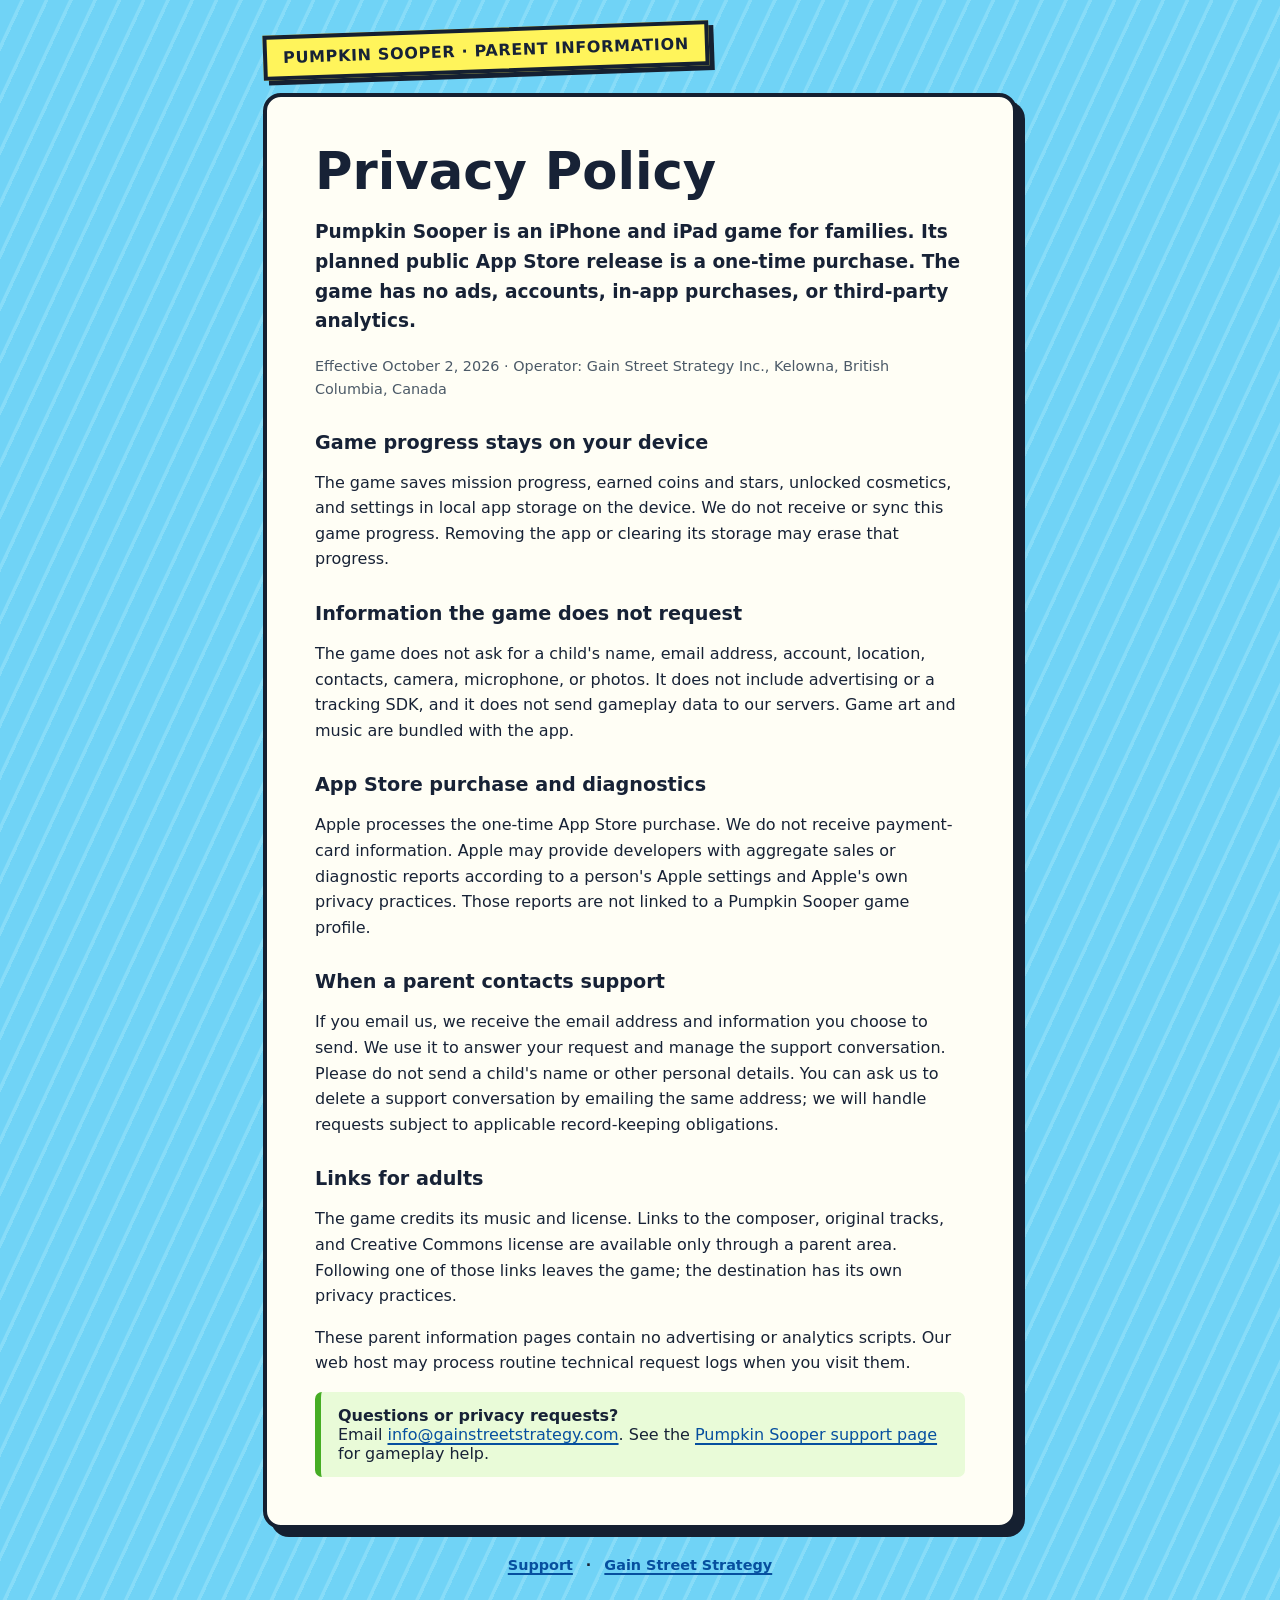
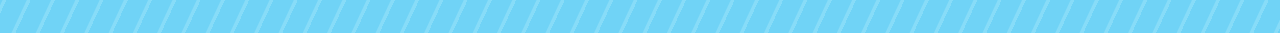
<file: pumpkin-sooper-privacy.html>
<!doctype html>
<html lang="en">
<head>
  <meta charset="utf-8">
  <meta name="viewport" content="width=device-width, initial-scale=1">
  <meta name="theme-color" content="#6fd2f6">
  <title>Pumpkin Sooper Privacy Policy</title>
  <meta name="description" content="How Pumpkin Sooper handles game progress, support messages, and children's privacy.">
  <style>
    :root{color-scheme:light;font-family:system-ui,-apple-system,BlinkMacSystemFont,"Segoe UI",sans-serif;color:#172236;background:#70d3f6}
    *{box-sizing:border-box}body{margin:0;min-height:100vh;background:repeating-linear-gradient(115deg,#70d3f6,#70d3f6 18px,#87dcf8 19px,#87dcf8 22px)}
    .wrap{max-width:790px;margin:0 auto;padding:28px 18px 60px}.burst{display:inline-block;padding:9px 16px;background:#fff45b;border:4px solid #152031;box-shadow:5px 5px 0 #152031;transform:rotate(-2deg);font-weight:900;text-transform:uppercase;letter-spacing:.04em}
    main{margin-top:20px;padding:clamp(22px,5vw,48px);background:#fffef5;border:4px solid #152031;border-radius:18px;box-shadow:8px 8px 0 #152031}
    h1{font-size:clamp(2rem,7vw,3.2rem);line-height:1.05;margin:0 0 14px}h2{font-size:1.2rem;margin:30px 0 9px}p,li{line-height:1.6;font-size:1rem}ul{padding-left:22px}
    .lead{font-size:1.16rem;font-weight:650}.meta{color:#4b5967;font-size:.9rem}.callout{background:#e9fbd8;border-left:6px solid #46ad24;padding:14px 17px;border-radius:7px}
    a{color:#064f9f;text-decoration-thickness:2px;text-underline-offset:3px}a:focus-visible{outline:4px solid #ff981c;outline-offset:3px}
    footer{padding:28px 0 0;text-align:center;font-size:.9rem;font-weight:650}footer a{margin:0 8px}
  </style>
</head>
<body>
  <div class="wrap">
    <div class="burst">Pumpkin Sooper · Parent information</div>
    <main>
      <h1>Privacy Policy</h1>
      <p class="lead">Pumpkin Sooper is an iPhone and iPad game for families. Its planned public App Store release is a one-time purchase. The game has no ads, accounts, in-app purchases, or third-party analytics.</p>
      <p class="meta">Effective October 2, 2026 · Operator: Gain Street Strategy Inc., Kelowna, British Columbia, Canada</p>

      <h2>Game progress stays on your device</h2>
      <p>The game saves mission progress, earned coins and stars, unlocked cosmetics, and settings in local app storage on the device. We do not receive or sync this game progress. Removing the app or clearing its storage may erase that progress.</p>

      <h2>Information the game does not request</h2>
      <p>The game does not ask for a child's name, email address, account, location, contacts, camera, microphone, or photos. It does not include advertising or a tracking SDK, and it does not send gameplay data to our servers. Game art and music are bundled with the app.</p>

      <h2>App Store purchase and diagnostics</h2>
      <p>Apple processes the one-time App Store purchase. We do not receive payment-card information. Apple may provide developers with aggregate sales or diagnostic reports according to a person's Apple settings and Apple's own privacy practices. Those reports are not linked to a Pumpkin Sooper game profile.</p>

      <h2>When a parent contacts support</h2>
      <p>If you email us, we receive the email address and information you choose to send. We use it to answer your request and manage the support conversation. Please do not send a child's name or other personal details. You can ask us to delete a support conversation by emailing the same address; we will handle requests subject to applicable record-keeping obligations.</p>

      <h2>Links for adults</h2>
      <p>The game credits its music and license. Links to the composer, original tracks, and Creative Commons license are available only through a parent area. Following one of those links leaves the game; the destination has its own privacy practices.</p>
      <p>These parent information pages contain no advertising or analytics scripts. Our web host may process routine technical request logs when you visit them.</p>

      <div class="callout"><strong>Questions or privacy requests?</strong><br>Email <a href="mailto:info@gainstreetstrategy.com?subject=Pumpkin%20Sooper%20Privacy">info@gainstreetstrategy.com</a>. See the <a href="/pumpkin-sooper-support.html">Pumpkin Sooper support page</a> for gameplay help.</div>
    </main>
    <footer><a href="/pumpkin-sooper-support.html">Support</a> · <a href="/">Gain Street Strategy</a></footer>
  </div>
</body>
</html>
</file>
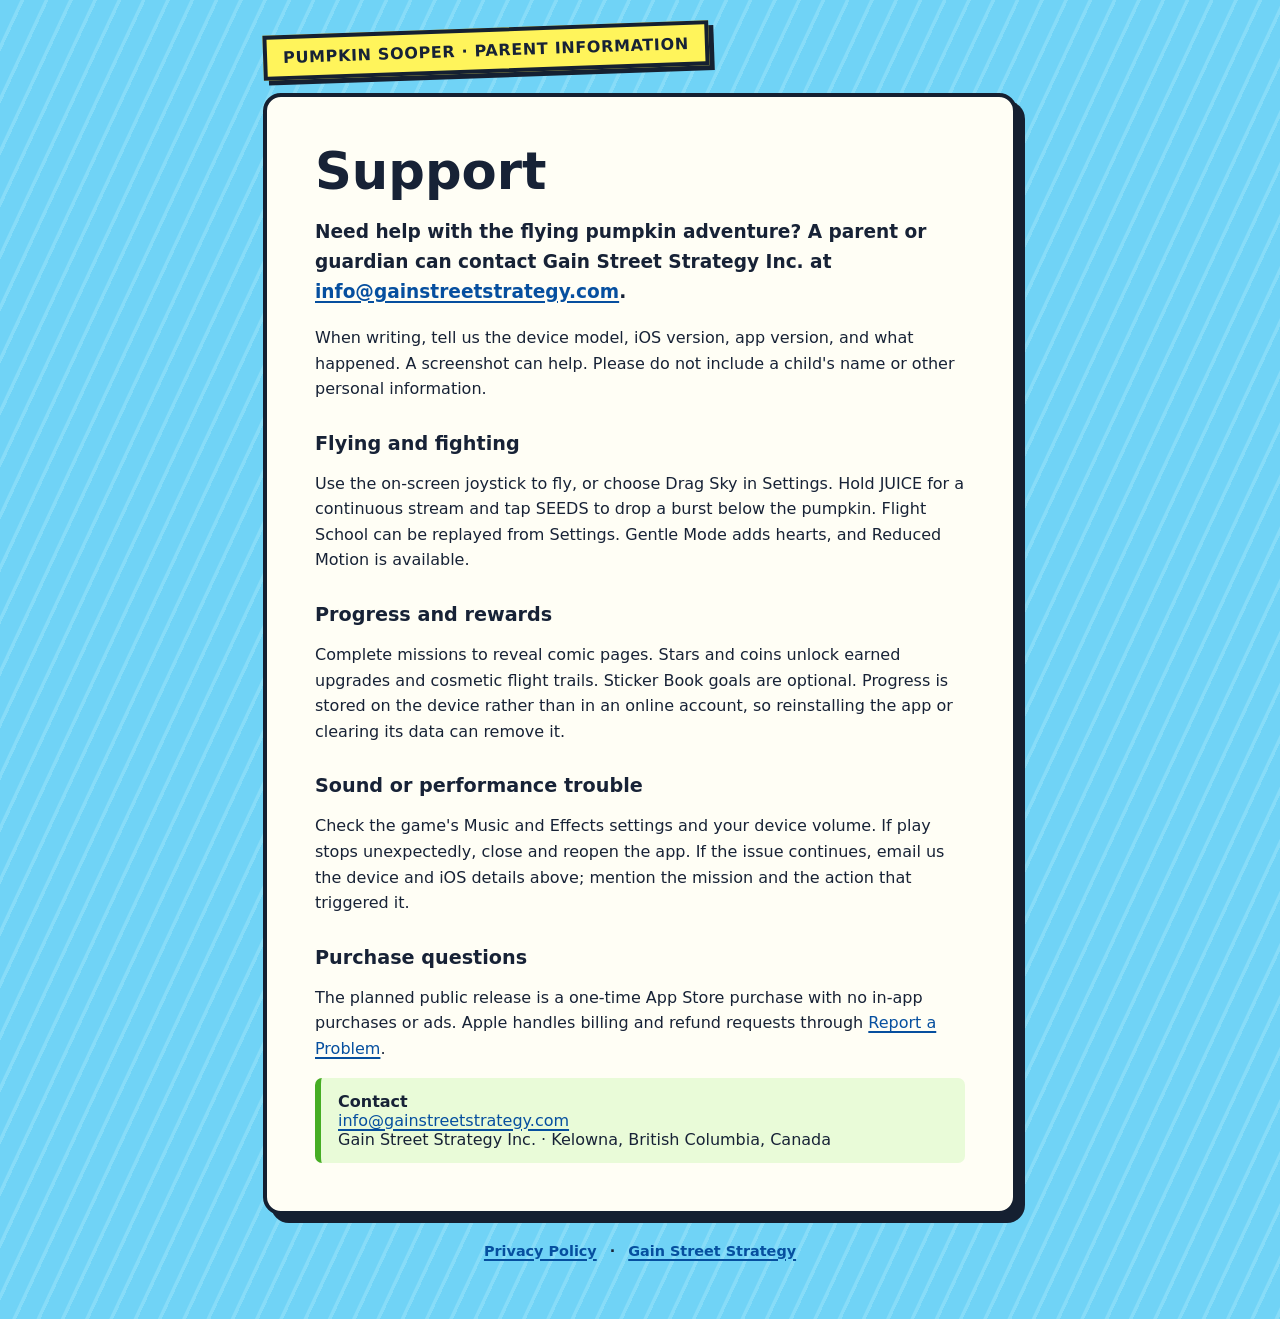
<file: pumpkin-sooper-support.html>
<!doctype html>
<html lang="en">
<head>
  <meta charset="utf-8">
  <meta name="viewport" content="width=device-width, initial-scale=1">
  <meta name="theme-color" content="#6fd2f6">
  <title>Pumpkin Sooper Support</title>
  <meta name="description" content="Parent help and contact information for the Pumpkin Sooper iPhone and iPad game.">
  <style>
    :root{color-scheme:light;font-family:system-ui,-apple-system,BlinkMacSystemFont,"Segoe UI",sans-serif;color:#172236;background:#70d3f6}
    *{box-sizing:border-box}body{margin:0;min-height:100vh;background:repeating-linear-gradient(115deg,#70d3f6,#70d3f6 18px,#87dcf8 19px,#87dcf8 22px)}
    .wrap{max-width:790px;margin:0 auto;padding:28px 18px 60px}.burst{display:inline-block;padding:9px 16px;background:#fff45b;border:4px solid #152031;box-shadow:5px 5px 0 #152031;transform:rotate(-2deg);font-weight:900;text-transform:uppercase;letter-spacing:.04em}
    main{margin-top:20px;padding:clamp(22px,5vw,48px);background:#fffef5;border:4px solid #152031;border-radius:18px;box-shadow:8px 8px 0 #152031}
    h1{font-size:clamp(2rem,7vw,3.2rem);line-height:1.05;margin:0 0 14px}h2{font-size:1.2rem;margin:30px 0 9px}p,li{line-height:1.6;font-size:1rem}ul{padding-left:22px}
    .lead{font-size:1.16rem;font-weight:650}.callout{background:#e9fbd8;border-left:6px solid #46ad24;padding:14px 17px;border-radius:7px}
    a{color:#064f9f;text-decoration-thickness:2px;text-underline-offset:3px}a:focus-visible{outline:4px solid #ff981c;outline-offset:3px}
    footer{padding:28px 0 0;text-align:center;font-size:.9rem;font-weight:650}footer a{margin:0 8px}
  </style>
</head>
<body>
  <div class="wrap">
    <div class="burst">Pumpkin Sooper · Parent information</div>
    <main>
      <h1>Support</h1>
      <p class="lead">Need help with the flying pumpkin adventure? A parent or guardian can contact Gain Street Strategy Inc. at <a href="mailto:info@gainstreetstrategy.com?subject=Pumpkin%20Sooper%20Support">info@gainstreetstrategy.com</a>.</p>
      <p>When writing, tell us the device model, iOS version, app version, and what happened. A screenshot can help. Please do not include a child's name or other personal information.</p>

      <h2>Flying and fighting</h2>
      <p>Use the on-screen joystick to fly, or choose Drag Sky in Settings. Hold JUICE for a continuous stream and tap SEEDS to drop a burst below the pumpkin. Flight School can be replayed from Settings. Gentle Mode adds hearts, and Reduced Motion is available.</p>

      <h2>Progress and rewards</h2>
      <p>Complete missions to reveal comic pages. Stars and coins unlock earned upgrades and cosmetic flight trails. Sticker Book goals are optional. Progress is stored on the device rather than in an online account, so reinstalling the app or clearing its data can remove it.</p>

      <h2>Sound or performance trouble</h2>
      <p>Check the game's Music and Effects settings and your device volume. If play stops unexpectedly, close and reopen the app. If the issue continues, email us the device and iOS details above; mention the mission and the action that triggered it.</p>

      <h2>Purchase questions</h2>
      <p>The planned public release is a one-time App Store purchase with no in-app purchases or ads. Apple handles billing and refund requests through <a href="https://reportaproblem.apple.com/">Report a Problem</a>.</p>

      <div class="callout"><strong>Contact</strong><br><a href="mailto:info@gainstreetstrategy.com?subject=Pumpkin%20Sooper%20Support">info@gainstreetstrategy.com</a><br>Gain Street Strategy Inc. · Kelowna, British Columbia, Canada</div>
    </main>
    <footer><a href="/pumpkin-sooper-privacy.html">Privacy Policy</a> · <a href="/">Gain Street Strategy</a></footer>
  </div>
</body>
</html>
</file>
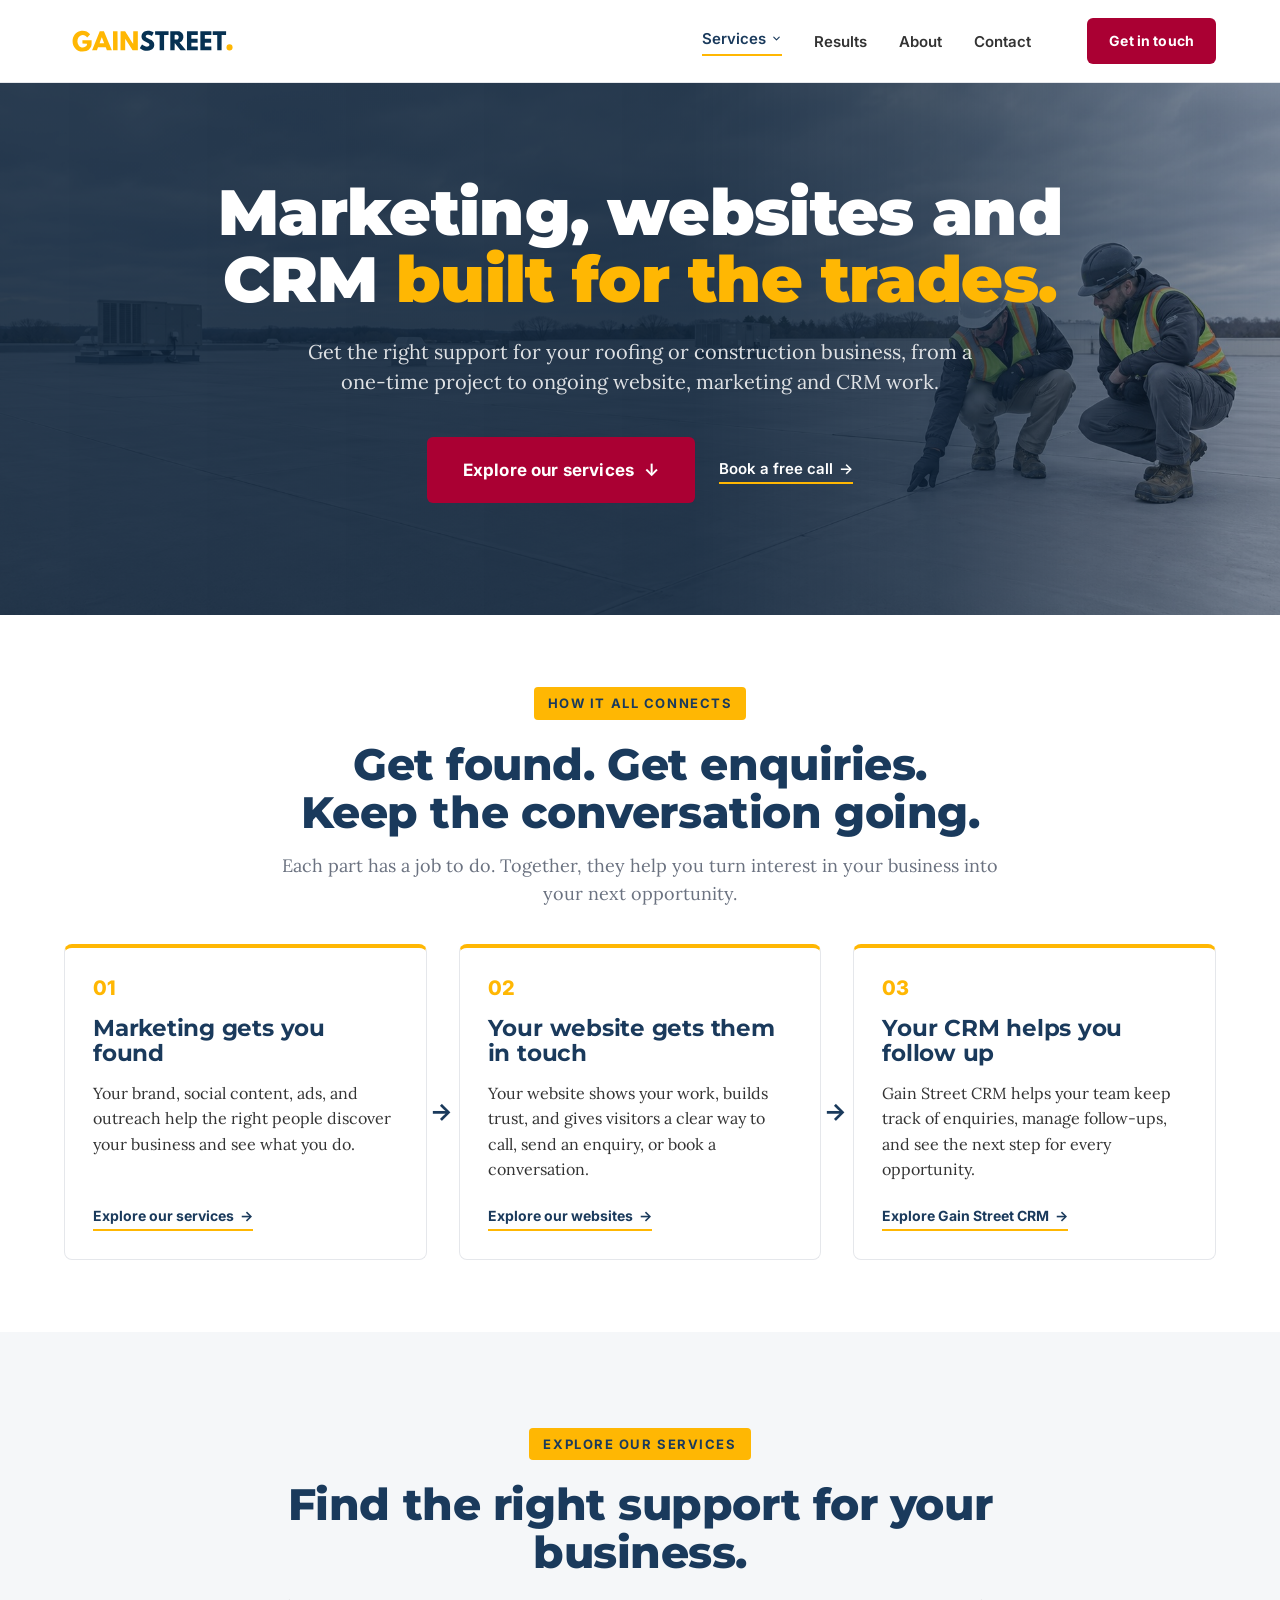
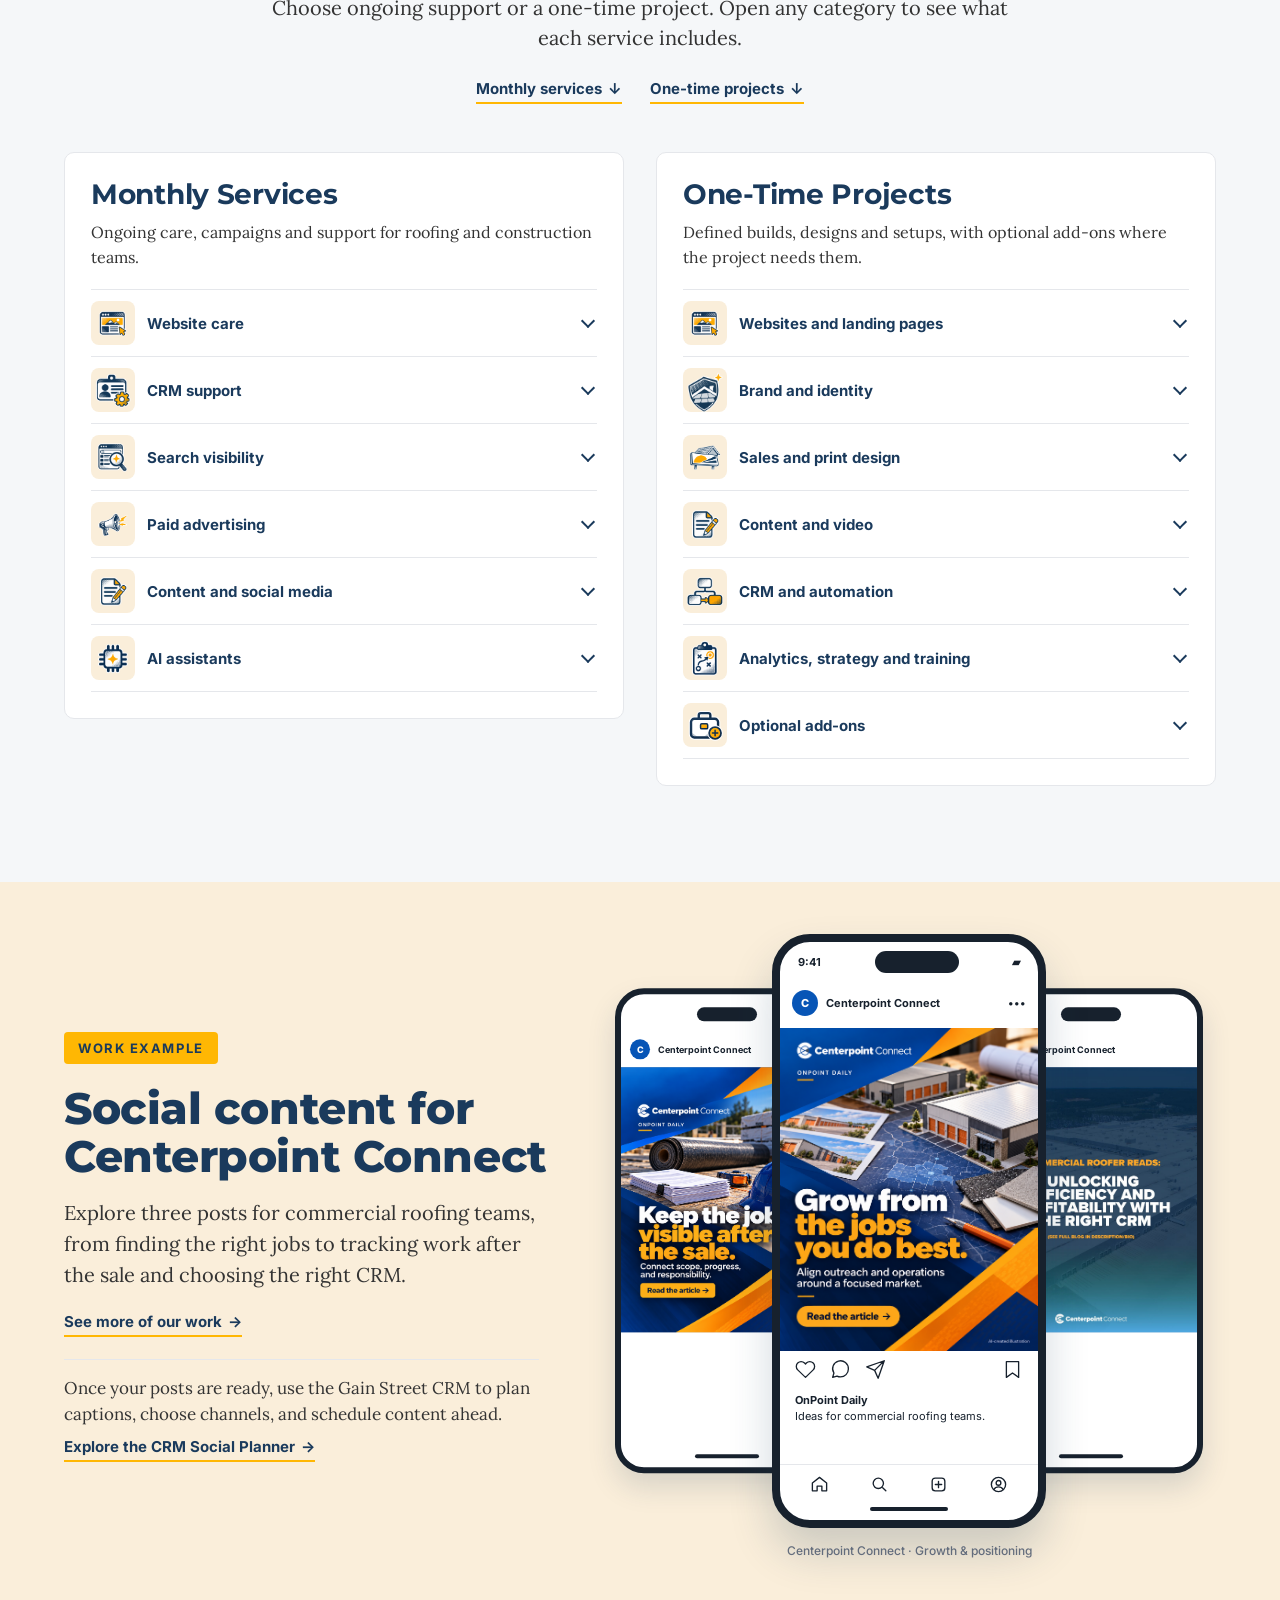
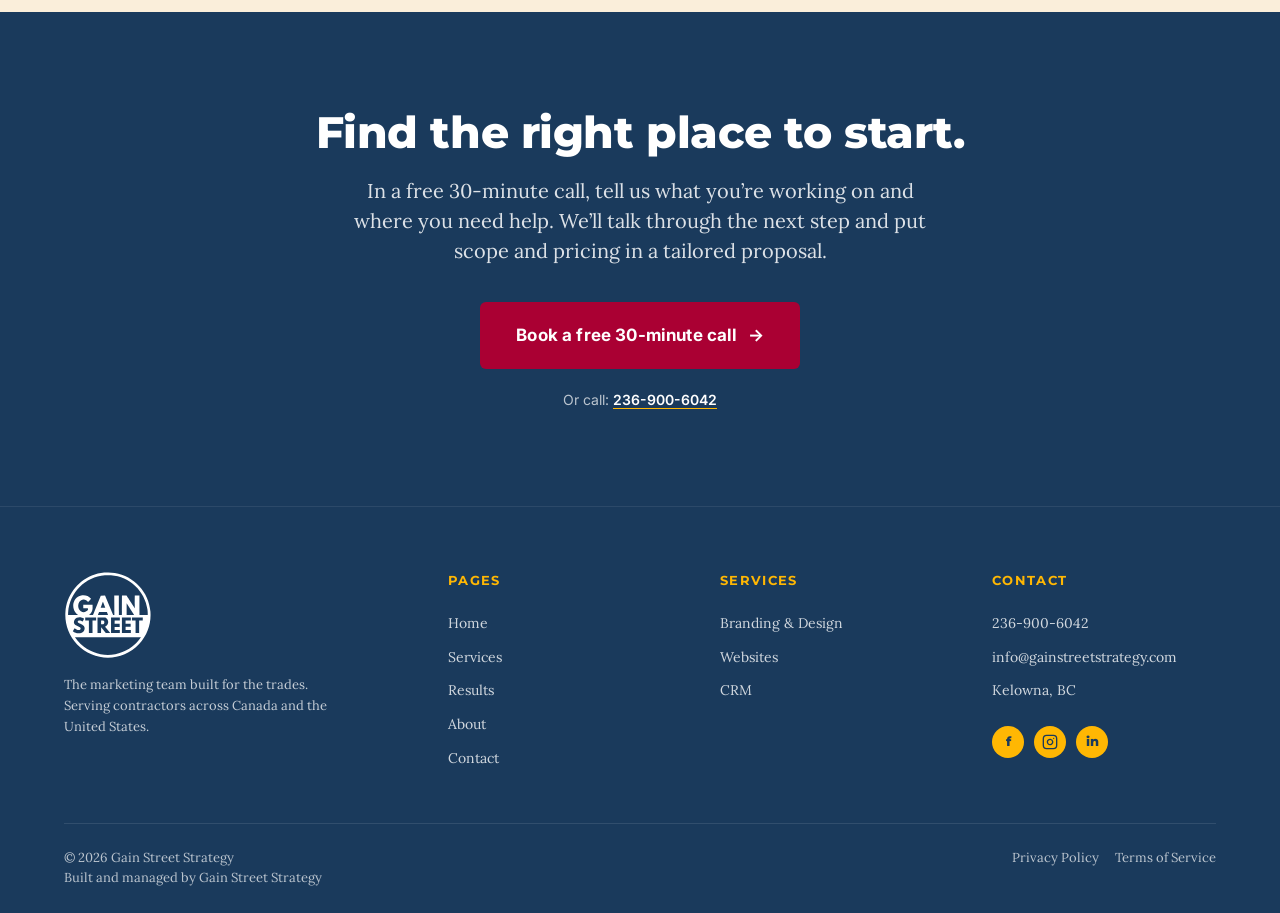
<file: services.html>
<!DOCTYPE html>
<html lang="en">
<head><meta http-equiv="Content-Type" content="text/html; charset=UTF-8">
<script>document.documentElement.classList.add('js');</script>

<meta name="viewport" content="width=device-width, initial-scale=1.0">
<title>Services — Gain Street Strategy</title>
<meta name="description" content="Explore ongoing marketing, website care and CRM services, plus one-time website, design and strategy projects for roofing and construction contractors.">
<link rel="icon" type="image/svg+xml" href="images/favicon.svg">
<meta property="og:title" content="Services — Gain Street Strategy">
<meta property="og:description" content="Explore ongoing marketing, website care and CRM services, plus one-time website, design and strategy projects for roofing and construction contractors.">
<meta property="og:type" content="website">
<meta property="og:image" content="images/services-line-image.webp">
<meta name="twitter:card" content="summary_large_image">
<link rel="preconnect" href="https://fonts.googleapis.com/">
<link rel="preconnect" href="https://fonts.gstatic.com/" crossorigin="">
<link href="https://fonts.googleapis.com/css2?family=Montserrat:wght@400;500;600;700;800;900&family=Inter:wght@400;500;600;700;800;900&family=Lora:ital,wght@0,400;0,500;0,600;0,700;1,400;1,500&display=swap" rel="stylesheet">
<style>
/* =====================================================
   GAIN STREET STRATEGY — BRAND TOKENS
   Matches the "what we do" Canva reference file.
   Swap these in GHL theme settings or color picker.
   ===================================================== */
:root{
  --navy:    #1A3A5C;   /* primary dark */
  --amber:   #FFB703;   /* accent (highlights, NOT buttons) */
  --red:     #AA0033;   /* deep red — BUTTONS ONLY */
  --red-dark:#8a0029;   /* button hover */
  --cream:   #FAEEDA;   /* warm off-white accent bg */
  --text:    #333333;
  --muted:   #6B7280;
  --line:    #E5E7EB;
  --bg:      #FFFFFF;
}

*{box-sizing:border-box;margin:0;padding:0}
html{scroll-behavior:smooth}
body{
  font-family:'Lora',Georgia,serif;
  background:var(--bg);
  color:var(--text);
  line-height:1.55;
  font-size:17px;
  -webkit-font-smoothing:antialiased;
}
a{color:inherit;text-decoration:none}
img{max-width:100%;display:block}

/* ================ TYPOGRAPHY ================ */
h1,h2,h3,h4{font-family:'Montserrat',sans-serif;font-weight:800;letter-spacing:-0.01em;line-height:1.1;color:var(--navy)}
h1{font-size:clamp(40px,5.5vw,64px);font-weight:900;line-height:1.05}
h2{font-size:clamp(30px,3.6vw,44px)}
h3{font-size:clamp(22px,2.2vw,28px);font-weight:700}
h4{font-size:18px;font-weight:700}
p{font-size:17px;font-family:'Lora',Georgia,serif}
.lede{font-size:20px;color:var(--text);line-height:1.5;font-family:'Lora',Georgia,serif}

/* ================ LAYOUT UTILITIES ================ */
.container{max-width:1200px;margin:0 auto;padding:0 24px}
.section{padding:96px 0}
.section-sm{padding:64px 0}
.section-tight{padding:48px 0}
.center{text-align:center}
.eyebrow{
  display:inline-block;
  font-family:'Inter',sans-serif;font-size:13px;font-weight:700;letter-spacing:0.12em;text-transform:uppercase;
  color:var(--navy);background:var(--amber);
  padding:6px 14px;border-radius:4px;margin-bottom:20px;
}
.eyebrow.on-dark{color:var(--navy);background:var(--amber)}
.eyebrow.subtle{background:transparent;color:var(--muted);padding:0;margin-bottom:12px}
.amber-mark{color:var(--amber)}
.amber-underline{
  background:linear-gradient(transparent 65%,var(--amber) 65%);
  padding:0 4px;
}

/* ================ BUTTONS (deep red only) ================ */
.btn{
  display:inline-flex;align-items:center;justify-content:center;gap:10px;
  background:var(--red);color:#fff;
  padding:16px 28px;border-radius:6px;border:none;
  font-family:'Inter',sans-serif;font-weight:700;font-size:16px;
  cursor:pointer;transition:.15s;letter-spacing:0.01em;
}
.btn:hover{background:var(--red-dark);transform:translateY(-1px)}
.btn-lg{padding:20px 36px;font-size:17px}
.btn-arrow::after{content:"→";font-weight:700}
.chk{
  display:inline-flex;align-items:center;justify-content:center;
  width:18px;height:18px;border-radius:50%;border:1.5px solid #fff;
  font-size:11px;font-weight:900;flex-shrink:0;
}
.link-secondary{
  display:inline-flex;align-items:center;gap:6px;
  color:#fff;font-family:'Inter',sans-serif;font-weight:600;font-size:15px;
  border-bottom:2px solid var(--amber);padding-bottom:2px;
}
.link-amber{
  color:var(--navy);font-family:'Inter',sans-serif;font-weight:700;font-size:15px;
  border-bottom:2px solid var(--amber);padding-bottom:2px;
  display:flex;align-items:center;gap:6px;
  width:fit-content;
}

/* ================ NAV ================ */
.nav{
  position:sticky;top:0;z-index:50;
  background:var(--bg);border-bottom:1px solid var(--line);
}
.nav-inner{
  max-width:1200px;margin:0 auto;padding:18px 24px;
  display:flex;align-items:center;justify-content:space-between;gap:24px;
}
.logo{
  display:flex;align-items:center;gap:10px;
  font-family:'Montserrat',sans-serif;font-weight:800;font-size:22px;
  color:var(--navy);letter-spacing:-0.01em;line-height:1;
}
.logo img{height:36px;width:auto;display:block}
.logo .gain{color:var(--amber)}
.logo .street{color:var(--navy)}
.logo .dot{color:var(--amber)}
.nav-links{display:flex;align-items:center;gap:32px;list-style:none;margin-left:auto;margin-right:32px}
.nav-links a{font-family:'Inter',sans-serif;font-weight:600;font-size:15px;color:var(--text);transition:.15s}
.nav-links a:hover{color:var(--navy)}
.nav-links a.active{color:var(--navy);border-bottom:2px solid var(--amber);padding-bottom:4px}
.nav-cta{padding:12px 22px;font-size:14px;white-space:nowrap;flex-shrink:0}

/* ---- Services dropdown ---- */
.nav-dropdown{position:relative}
.nav-dropdown-trigger{display:inline-flex;align-items:center;gap:5px;cursor:default}
.nav-dropdown-trigger svg{width:11px;height:11px;transition:.15s;flex-shrink:0}
.nav-dropdown:hover .nav-dropdown-trigger svg{transform:rotate(180deg)}
.nav-dropdown-menu{
  position:absolute;top:100%;left:50%;transform:translateX(-50%);
  background:#fff;border:1px solid var(--line);border-radius:8px;
  box-shadow:0 16px 36px rgba(20,30,45,0.14);
  min-width:200px;padding:8px;list-style:none;
  opacity:0;visibility:hidden;pointer-events:none;
  transition:opacity .15s;
  z-index:60;
}
.nav-dropdown:hover .nav-dropdown-menu,
.nav-dropdown:focus-within .nav-dropdown-menu{opacity:1;visibility:visible;pointer-events:auto}
.nav-dropdown-menu li{padding:0}
.nav-dropdown-menu a{
  display:block;padding:10px 14px;border-radius:6px;font-size:14px;font-weight:600;color:var(--text);
  border:none;box-shadow:none;outline:none;
}
.nav-dropdown-menu a:hover{background:var(--cream);color:var(--navy)}
.nav-dropdown-menu a:focus-visible{outline:2px solid var(--navy);outline-offset:-2px}
.nav-dropdown-menu a.active{color:var(--navy);background:var(--cream)}

/* ---- Mobile menu ---- */
.nav-toggle{
  display:none;flex-direction:column;justify-content:center;gap:5px;
  width:36px;height:36px;background:none;border:none;cursor:pointer;padding:0;flex-shrink:0;
}
.nav-toggle span{display:block;width:100%;height:2px;background:var(--navy);border-radius:2px;transition:.2s}
.nav-toggle.active span:nth-child(1){transform:translateY(7px) rotate(45deg)}
.nav-toggle.active span:nth-child(2){opacity:0}
.nav-toggle.active span:nth-child(3){transform:translateY(-7px) rotate(-45deg)}
.mobile-menu{
  display:none;position:absolute;top:100%;left:0;right:0;
  background:#fff;border-top:1px solid var(--line);
  padding:8px 24px 24px;max-height:80vh;overflow-y:auto;
  box-shadow:0 16px 32px rgba(20,30,45,0.1);
}
.mobile-menu.active{display:block}
.mobile-menu-links{list-style:none;display:flex;flex-direction:column}
.mobile-menu-links>li{border-bottom:1px solid var(--line)}
.mobile-menu-links>li:last-child{border-bottom:none}
.mobile-menu-links>li>a,
.mobile-dropdown-trigger{
  display:flex;align-items:center;justify-content:space-between;width:100%;
  padding:16px 4px;font-family:'Inter',sans-serif;font-weight:600;font-size:17px;color:var(--navy);
  background:none;border:none;text-align:left;cursor:pointer;
}
.mobile-dropdown-trigger svg{width:14px;height:14px;transition:.2s;flex-shrink:0;color:var(--muted)}
.mobile-dropdown.open .mobile-dropdown-trigger svg{transform:rotate(180deg)}
.mobile-dropdown-menu{list-style:none;max-height:0;overflow:hidden;transition:max-height .25s ease}
.mobile-dropdown.open .mobile-dropdown-menu{max-height:320px}
.mobile-dropdown-menu li{padding-left:12px}
.mobile-dropdown-menu a{display:block;padding:12px 8px;font-family:'Inter',sans-serif;font-weight:600;font-size:15px;color:var(--text)}
.mobile-dropdown-menu a.active{color:var(--navy)}
.mobile-menu-cta{margin-top:20px;width:100%}

/* ================ HERO (dark) ================ */
.hero-dark{
  background: var(--navy);
  background-image:
    linear-gradient(90deg,rgba(13,34,56,.85),rgba(13,34,56,.87) 54%,rgba(13,34,56,.76) 73%,rgba(13,34,56,.38)),
    url('images/services-roof-inspection-hero.jpg');
  background-size:cover;
  background-position:center 54%;
  color:#fff;
  padding:96px 0 112px;
  position:relative;overflow:hidden;
}
.hero-dark .container{position:relative;z-index:1}
.hero-dark h1{color:#fff;max-width:880px;margin:0 auto 24px}
.hero-dark .lede{color:rgba(255,255,255,0.85);max-width:680px;margin:0 auto 40px}
.hero-dark .hero-actions{display:flex;align-items:center;justify-content:center;gap:24px;flex-wrap:wrap}
@media(max-width:700px){
  .hero-dark{
    background-image:linear-gradient(rgba(13,34,56,.84),rgba(13,34,56,.81)),url('images/services-roof-inspection-hero.jpg');
    background-position:76% center;
  }
}

/* light hero variant for contact */
.hero-light{
  background:var(--cream);
  padding:80px 0 64px;
}
.hero-light h1{margin-bottom:16px}
.hero-light .lede{max-width:640px;color:var(--text)}

/* ================ SOCIAL PROOF BAR ================ */
.proof-bar{background:#e8e8e8;padding:32px 0 16px;border-bottom:1px solid var(--line)}
.proof-bar-inner{
  display:flex;flex-direction:column;align-items:center;gap:24px;
  text-align:center;
}
.proof-label{
  font-family:'Inter',sans-serif;font-size:13px;font-weight:700;letter-spacing:0.1em;text-transform:uppercase;
  color:var(--navy);
}
.proof-logos{
  display:grid;grid-template-columns:repeat(8,minmax(0,130px));
  column-gap:16px;
  justify-content:space-between;justify-items:center;align-items:center;
  width:100%;
}
.proof-logo{
  font-weight:700;color:var(--navy);font-size:17px;letter-spacing:-0.01em;
  opacity:0.7;
}
.proof-logo-img{
  height:auto;width:130px;object-fit:contain;
  filter:grayscale(100%);opacity:0.6;
}

/* ================ PROBLEM SECTION ================ */
.problem-section{background:var(--cream)}
.problem-grid{display:grid;grid-template-columns:repeat(3,1fr);gap:32px;margin-top:48px}
.problem-card{
  background:#fff;padding:36px 32px;border-radius:8px;
  border-top:4px solid var(--amber);
}
.problem-card .num{
  font-family:'Inter',sans-serif;font-weight:800;color:var(--amber);font-size:16px;letter-spacing:0.12em;margin-bottom:12px;
  display:block;
}
.problem-card h3{margin-bottom:12px}
.problem-card p{color:var(--text);font-size:15px}

/* ================ SERVICES OVERVIEW (3 cards) ================ */
.services-overview{background:#fff}
.services-grid{display:grid;grid-template-columns:repeat(3,1fr);gap:24px;margin-top:48px}
.service-card{
  background:#fff;padding:36px 32px;border-radius:8px;
  border:1.5px solid var(--line);transition:.2s;
  display:flex;flex-direction:column;
}
.service-card:hover{border-color:var(--amber);transform:translateY(-4px);box-shadow:0 12px 32px rgba(26,58,92,0.08)}
.service-card .icon-box{
  width:56px;height:56px;border-radius:8px;background:var(--navy);
  display:flex;align-items:center;justify-content:center;
  margin-bottom:20px;color:var(--navy);
}
.service-card .icon-box svg{width:26px;height:26px}
.service-card .kicker{
  font-family:'Montserrat',sans-serif;font-size:12px;font-weight:700;color:var(--amber);
  text-transform:uppercase;letter-spacing:0.1em;margin-bottom:8px;display:block;
}
.service-card h3{margin-bottom:12px}
.service-card p{flex:1;margin-bottom:20px;color:var(--text);font-size:15px}
.service-card .link-amber{margin-top:auto}

/* ================ WORK SAMPLES ================ */
.work-samples{background:#fff;padding:96px 0;border-top:1px solid var(--line);position:relative}
.work-grid{display:grid;grid-template-columns:repeat(3,1fr);gap:0;margin-top:48px;border-radius:8px;overflow:hidden}
.work-grid-wrap{position:relative}
.work-nav{
  position:absolute;top:50%;transform:translateY(-50%);width:40px;height:40px;border-radius:50%;
  background:rgba(0,0,0,0.35);color:#fff;display:flex;align-items:center;justify-content:center;
  font-size:16px;z-index:2;
}
.work-nav.prev{left:12px}
.work-nav.next{right:12px}
.work-card{
  background:#fff;overflow:hidden;transition:.2s;display:flex;flex-direction:column;position:relative;
}
.work-card:hover{transform:translateY(-2px)}
.work-image{
  aspect-ratio:4/3;
  display:flex;align-items:center;justify-content:center;
  position:relative;overflow:hidden;
}
.work-image img{width:100%;height:100%;object-fit:cover;display:block}
.work-image .ph-label{
  position:absolute;inset:auto 16px 16px 16px;
  background:rgba(0,0,0,0.55);color:#fff;
  font-size:11px;font-weight:700;letter-spacing:0.1em;text-transform:uppercase;
  padding:8px 12px;border-radius:4px;backdrop-filter:blur(4px);
}
/* themed placeholder backgrounds (so the layout reads even without real images) */
.work-image.ph-uproof{
  background:
    radial-gradient(circle at 70% 30%,rgba(255,90,30,0.15),transparent 50%),
    linear-gradient(135deg,#1f1f1f 0%,#2d2d2d 100%);
  color:#FF5A1E;
}
.work-image.ph-uproof .ph-mark{
  font-family:'Inter',sans-serif;font-weight:900;font-size:48px;letter-spacing:-0.03em;
  color:#bdbdbd;opacity:0.45;text-transform:uppercase;
}
.work-image.ph-uproof .ph-mark span{color:#FF5A1E;opacity:1}
.work-image.ph-carefree{
  background:
    radial-gradient(circle at 30% 30%,rgba(125,200,250,0.25),transparent 60%),
    linear-gradient(135deg,#0d2b4a 0%,#1c5976 100%);
  color:#7DC8FA;
}
.work-image.ph-carefree .ph-mark{
  font-family:'Inter',sans-serif;font-weight:700;font-size:22px;
  color:#ffffff;letter-spacing:0.01em;
  background:rgba(28,89,118,0.7);padding:14px 22px;border-radius:6px;
  border:1px solid rgba(255,255,255,0.15);
}
.work-meta{padding:24px 28px}
.work-tag{
  display:inline-block;font-size:11px;font-weight:700;letter-spacing:0.12em;text-transform:uppercase;
  color:var(--amber);background:var(--navy);padding:4px 10px;border-radius:4px;margin-bottom:12px;
}
.work-meta h3{font-size:20px;margin-bottom:6px}
.work-meta .work-type{font-size:14px;color:var(--muted)}
.work-cta-row{margin-top:48px;text-align:center}
.work-cta-row a{
  color:var(--navy);font-family:'Inter',sans-serif;font-weight:700;font-size:15px;
  border-bottom:2px solid var(--amber);padding-bottom:2px;
}

/* ================ CRM SPOTLIGHT ================ */
.crm-spotlight{background:var(--amber);color:var(--navy);padding:96px 0;position:relative;overflow:hidden}
.crm-spotlight::before{
  content:"";
  position:absolute;inset:0;
  background:url('images/icons-background-crm.svg') repeat;
  background-size:260px auto;
  filter:brightness(0) invert(1);opacity:0.15;pointer-events:none;z-index:0;
}
.crm-grid{display:grid;grid-template-columns:1fr 1fr;gap:64px;align-items:center;position:relative;z-index:1}
.crm-grid .eyebrow{background:var(--navy);color:var(--amber)}
.crm-grid h2{color:#fff;font-size:clamp(34px,4vw,48px);margin-bottom:20px}
.crm-grid p{color:var(--navy);font-size:18px;margin-bottom:24px;max-width:520px}
.crm-grid .crm-cta{
  color:var(--navy);font-family:'Lora',Georgia,serif;font-weight:700;font-size:16px;
  border-bottom:2px solid #fff;padding-bottom:2px;
  display:inline-flex;gap:8px;align-items:center;
}
.crm-mock{
  background:#fff;border-radius:12px;padding:24px;
  box-shadow:0 24px 48px rgba(26,58,92,0.16);
}
.crm-mock-logo{display:flex;justify-content:center;margin-bottom:16px}
.crm-mock-logo img{height:28px;width:auto}
.crm-mock-header{
  display:flex;align-items:center;justify-content:space-between;
  padding-bottom:16px;border-bottom:1px solid var(--line);margin-bottom:16px;
}
.crm-mock-header strong{color:var(--navy);font-size:14px}
.crm-mock-header .pill{
  font-size:11px;font-weight:700;background:var(--cream);color:var(--navy);
  padding:4px 8px;border-radius:4px;
}
.crm-pipeline{display:grid;grid-template-columns:repeat(3,1fr);gap:8px}
.crm-col{background:#F5F6F8;border-radius:6px;padding:12px;min-height:140px}
.crm-col-label{font-size:11px;font-weight:700;color:var(--muted);text-transform:uppercase;letter-spacing:0.08em;margin-bottom:8px}
.crm-deal{
  background:#fff;border:1px solid var(--line);border-radius:4px;
  padding:8px;margin-bottom:6px;font-size:11px;color:var(--text);
}
.crm-deal strong{color:var(--navy);display:block;font-size:12px;margin-bottom:2px}
.crm-deal .amt{color:var(--amber);font-weight:700;background:var(--navy);padding:2px 6px;border-radius:3px;font-size:10px;display:inline-block;margin-top:4px}

/* ================ CRM FUNNEL GRAPHIC (services page) ================ */
.funnel{display:flex;flex-direction:column;align-items:center;gap:4px}
.funnel-step{
  width:100%;display:flex;align-items:center;gap:14px;
  background:#F5F6F8;border:1px solid var(--line);border-radius:8px;
  padding:14px 18px;
}
.funnel-step-2{width:92%}
.funnel-step-3{width:84%}
.funnel-step-4{width:76%}
.funnel-step-final{width:68%;background:var(--navy);border-color:var(--navy)}
.funnel-step-final .funnel-text strong{color:#fff}
.funnel-step-final .funnel-text span{color:rgba(255,255,255,0.7)}
.funnel-icon{
  width:32px;height:32px;border-radius:50%;background:var(--navy);color:var(--amber);
  display:flex;align-items:center;justify-content:center;font-weight:800;font-size:14px;flex-shrink:0;
}
.funnel-step-final .funnel-icon{background:var(--amber);color:var(--navy)}
.funnel-text{display:flex;flex-direction:column;gap:2px;text-align:left}
.funnel-text strong{font-size:14px;color:var(--navy);font-family:'Inter',sans-serif}
.funnel-text span{font-size:12px;color:var(--muted)}
.funnel-arrow{color:var(--muted);font-size:13px;line-height:1;padding:2px 0}

/* ================ CRM CHECKLIST (services page, standout style) ================ */
.crm-checklist-detailed{list-style:none;margin:24px 0;display:grid;gap:10px}
.crm-checklist-detailed li{
  display:flex;align-items:center;gap:10px;
  color:var(--navy);font-size:16px;
}
.crm-checklist-detailed .chk-round{
  width:24px;height:24px;border-radius:50%;flex-shrink:0;
  background:var(--navy);color:#fff;
  display:flex;align-items:center;justify-content:center;
  font-size:13px;font-weight:900;
  box-shadow:0 2px 6px rgba(26,58,92,0.25);
}

/* ================ TESTIMONIALS ================ */
.testimonials{background:#F5F6F8;padding:96px 0}
.testimonial-grid{display:grid;grid-template-columns:repeat(3,1fr);gap:24px;margin-top:48px}
.testimonial-card{
  background:#fff;padding:32px;border-radius:8px;
  border:1px solid var(--line);
  display:flex;flex-direction:column;gap:20px;
}
.stars{color:var(--amber);font-size:18px;letter-spacing:2px}
.testimonial-card blockquote{
  font-size:13.5px;color:var(--text);line-height:1.6;flex:1;
}
.testimonial-author{
  display:flex;align-items:center;gap:12px;
  padding-top:20px;border-top:1px solid var(--line);
}
.author-logo{
  width:40px;height:40px;border-radius:50%;background:var(--navy);color:#fff;
  display:flex;align-items:center;justify-content:center;
  font-weight:700;font-size:14px;flex-shrink:0;
  overflow:hidden;
}
.author-logo img{width:100%;height:100%;object-fit:cover;display:block}
.author-meta strong{display:block;font-family:'Inter',sans-serif;font-size:14px;color:var(--navy);font-weight:700}
.author-meta span{font-size:13px;color:var(--muted)}

/* ================ FINAL CTA ================ */
.final-cta{background:var(--navy);color:#fff;padding:96px 0;text-align:center}
.final-cta h2{color:#fff;margin-bottom:20px;max-width:800px;margin-left:auto;margin-right:auto}
.final-cta .lede{color:rgba(255,255,255,0.85);max-width:600px;margin:0 auto 36px}
.final-cta .phone-line{
  margin-top:20px;font-family:'Inter',sans-serif;font-size:14px;color:rgba(255,255,255,0.7);
}
.final-cta .phone-line a{color:#fff;font-weight:600;border-bottom:1px solid var(--amber)}

/* ================ ABOUT PAGE ================ */
.story{padding:96px 0;background:#fff}
.story-grid{display:grid;grid-template-columns:1fr 1.5fr;gap:64px;align-items:start}
.story-photo{
  aspect-ratio:4/5;background:var(--navy);border-radius:8px;
  display:flex;align-items:center;justify-content:center;
  color:rgba(255,255,255,0.5);font-size:14px;font-weight:600;
  position:relative;overflow:hidden;
}
.story-photo::after{
  content:"[ Photo of Tom — placeholder ]";
}
.story-body h2{margin-bottom:20px}
.story-body p{font-size:17px;line-height:1.7;color:var(--text);margin-bottom:18px}
.differentiators{padding:96px 0;background:var(--cream)}
.diff-grid{display:grid;grid-template-columns:repeat(3,1fr);gap:24px;margin-top:48px}
.diff-card{
  background:#fff;padding:36px 28px;border-radius:8px;
  border-left:4px solid var(--amber);
}
.diff-card .diff-num{font-weight:800;color:var(--amber);font-size:14px;letter-spacing:0.1em;margin-bottom:10px;display:block}
.diff-card h3{margin-bottom:12px;font-size:22px}
.diff-card p{font-size:15px;color:var(--text);line-height:1.6}

/* ================ CONTACT PAGE ================ */
.contact-section{padding:64px 0;background:#fff}
.contact-grid{display:grid;grid-template-columns:1.5fr 1fr;gap:64px;align-items:start}
.form-card{
  background:var(--cream);padding:40px;border-radius:8px;
}
.form-card h3{margin-bottom:8px}
.form-card .form-note{font-size:14px;color:var(--muted);margin-bottom:24px}
.form-row{margin-bottom:18px}
.form-row.two-col{display:grid;grid-template-columns:1fr 1fr;gap:16px}
.form-row label{
  display:block;font-size:13px;font-weight:600;color:var(--navy);
  margin-bottom:6px;letter-spacing:0.02em;
}
.form-row input,.form-row textarea{
  width:100%;padding:12px 14px;font-family:inherit;font-size:15px;
  background:#fff;border:1.5px solid var(--line);border-radius:6px;
  color:var(--text);transition:.15s;
}
.form-row input:focus,.form-row textarea:focus{outline:none;border-color:var(--amber)}
.form-row textarea{min-height:120px;resize:vertical}
.req::after{content:" *";color:var(--red)}
.form-card .btn{width:100%;margin-top:8px}
.calendar-card{
  background:#fff;border:2px dashed var(--amber);border-radius:8px;padding:32px;
}
.calendar-card .small-label{font-size:12px;font-weight:700;letter-spacing:0.1em;text-transform:uppercase;color:var(--amber);margin-bottom:8px}
.calendar-card h4{margin-bottom:16px;color:var(--navy)}
.calendar-grid{display:grid;grid-template-columns:repeat(7,1fr);gap:4px;margin-top:16px}
.cal-day-label{font-size:10px;color:var(--muted);text-align:center;padding:4px 0;font-weight:600}
.cal-day{
  aspect-ratio:1;display:flex;align-items:center;justify-content:center;
  font-size:13px;color:var(--text);border-radius:4px;cursor:pointer;
  border:1px solid transparent;
}
.cal-day:hover{background:var(--cream)}
.cal-day.available{background:var(--cream);color:var(--navy);font-weight:600}
.cal-day.selected{background:var(--navy);color:#fff;font-weight:700}
.cal-day.empty{visibility:hidden}
.contact-info-block{
  background:var(--navy);color:#fff;padding:40px;border-radius:8px;
}
.contact-info-block h4{color:#fff;margin-bottom:20px}
.contact-info-block .info-row{
  padding:14px 0;border-bottom:1px solid rgba(255,255,255,0.1);
}
.contact-info-block .info-row:last-child{border-bottom:none}
.contact-info-block .info-label{font-size:12px;font-weight:700;letter-spacing:0.1em;text-transform:uppercase;color:var(--amber);margin-bottom:4px}
.contact-info-block .info-value{font-size:15px;color:#fff}
.contact-info-block a{color:#fff;border-bottom:1px solid var(--amber)}
.reassurance-strip{
  background:var(--cream);padding:48px 0;text-align:center;
}
.reassurance-strip p{
  max-width:700px;margin:0 auto;font-size:18px;color:var(--navy);font-weight:500;line-height:1.5;
}

/* ================ RESULTS PAGE — placeholder ================ */
.results-grid{display:grid;grid-template-columns:repeat(3,1fr);gap:24px;margin-top:48px}
.results-card{
  background:#fff;border:1.5px dashed var(--line);
  border-radius:8px;padding:48px 32px;text-align:center;
  display:flex;flex-direction:column;align-items:center;gap:12px;
}
.results-card .placeholder-logo{
  width:72px;height:72px;border-radius:50%;
  background:var(--cream);color:var(--navy);
  display:flex;align-items:center;justify-content:center;
  font-weight:800;font-size:22px;letter-spacing:0.05em;
}
.results-card h4{color:var(--navy);font-size:18px}
.results-card p{font-size:14px;color:var(--muted)}
.results-card .coming-soon{
  font-size:11px;font-weight:700;letter-spacing:0.12em;text-transform:uppercase;
  color:var(--amber);background:var(--navy);
  padding:4px 10px;border-radius:4px;
}

/* ================ MOCKUP DIVIDER (helper, remove in GHL build) ================ */
.mockup-divider{
  background:#0d1d2e;color:var(--amber);padding:14px 24px;
  font-size:12px;font-weight:700;letter-spacing:0.18em;text-transform:uppercase;
  text-align:center;border-top:2px solid var(--amber);border-bottom:2px solid var(--amber);
}
.mockup-divider span{color:rgba(255,255,255,0.5);margin:0 12px;font-weight:400}

/* ================ RESPONSIVE ================ */
@media(max-width:900px){
  h1{font-size:36px}
  h2{font-size:28px}
  .section{padding:64px 0}
  .nav-links{display:none}
  .nav-toggle{display:flex}
  .nav-cta{padding:11px 16px;font-size:13px}
  .problem-grid,.services-grid,.testimonial-grid,.diff-grid,.results-grid,.work-grid{grid-template-columns:1fr}
  .crm-grid,.story-grid,.contact-grid{grid-template-columns:1fr;gap:32px}
  .crm-spotlight,.testimonials,.story,.differentiators,.final-cta{padding:64px 0}
  .form-row.two-col{grid-template-columns:1fr}
}

/* ================ SCROLL REVEAL ================ */
.js h1,
.js h2{
  opacity:0;transform:translateY(60px);
  transition:opacity 1.1s cubic-bezier(0.22,0.61,0.36,1),transform 1.1s cubic-bezier(0.22,0.61,0.36,1);
}
.js h1.in-view,
.js h2.in-view{
  opacity:1;transform:translateY(0);
}

/* Services draft: show how marketing, the website and CRM work together. */
.service-journey{padding:72px 0;background:#fff}
.service-journey .journey-heading{max-width:760px;margin:0 auto 36px;text-align:center}
.service-journey h2{margin-bottom:16px;scroll-margin-top:190px}
.service-journey .journey-heading p{color:var(--muted);font-size:18px}
.journey-steps{list-style:none;display:grid;grid-template-columns:repeat(3,minmax(0,1fr));gap:32px}
.journey-step{display:flex;flex-direction:column;position:relative;border:1px solid var(--line);border-top:4px solid var(--amber);border-radius:8px;padding:28px;background:#fff}
.journey-step:not(:last-child)::after{content:'→';position:absolute;right:-27px;top:48%;font:700 24px 'Inter',sans-serif;color:var(--navy)}
.journey-number{display:block;color:var(--amber);font:800 20px/1.2 'Inter',sans-serif;margin-bottom:16px}
.journey-step h3{font-size:23px;margin-bottom:14px}
.journey-step p{font-size:16px;line-height:1.6;margin-bottom:22px}
.journey-step .link-amber{font-size:14px;margin-top:auto}
.journey-step a:focus-visible{outline:3px solid var(--navy);outline-offset:5px}
@media(max-width:900px){
  .service-journey{padding:56px 0}
  .journey-steps{grid-template-columns:1fr;gap:32px}
  .journey-step:not(:last-child)::after{content:'↓';right:calc(50% - 10px);top:auto;bottom:-32px}
}




#get-found,#look-the-part,#win-more-work,#social-example{scroll-margin-top:105px}
/* Centerpoint Connect post showcase: original artwork in a CSS phone frame. */
.service-work{background:var(--cream);padding:52px 0}
.social-showcase{display:grid;grid-template-columns:minmax(0,.9fr) minmax(0,1.1fr);gap:36px;align-items:center}
.social-showcase-copy h2{margin-bottom:16px;text-wrap:balance}
.social-showcase-copy>p{font-size:clamp(17px,1.6vw,20px);line-height:1.55;max-width:475px}
.social-planner-callout{max-width:475px;margin-top:22px;padding-top:16px;border-top:1px solid var(--line)}
.social-planner-callout p{line-height:1.5;margin-bottom:8px}
.social-showcase-copy>.link-amber{margin-top:20px}
.social-phone-wrap{width:100%;max-width:600px;margin:0 auto;text-align:center}
.social-phone-stage{position:relative;isolation:isolate}
.social-phone{
  display:flex;flex-direction:column;aspect-ratio:9 / 19.5;
  background:#fff;border:8px solid #17212d;border-radius:38px;overflow:hidden;
  box-shadow:0 24px 44px rgba(26,58,92,.2);padding-bottom:9px;
}
.social-phone-front{position:relative;z-index:1;width:min(52%,274px);margin:0 auto}
.social-phone-rear{
  position:absolute;top:50%;transform:translateY(-50%);
  width:min(38%,224px);border-width:6px;border-radius:29px;
  box-shadow:0 14px 28px rgba(26,58,92,.15);
}
.social-phone-left{left:1%}
.social-phone-right{right:1%}
.social-phone-rear .social-phone-top{justify-content:center}
.social-phone-rear .social-camera{width:34%;height:14px}
.social-phone-rear .social-phone-account{padding:5px 9px 8px;font-size:9px}
.social-phone-rear .social-account-mark{width:20px;height:20px}
.social-phone-rear .social-phone-bottom{margin-top:auto}
.social-phone > *{flex-shrink:0}
.social-phone-top{height:40px;padding:10px 18px;display:flex;align-items:center;justify-content:space-between;font:700 11px 'Inter',sans-serif;color:#17212d}
.social-camera{width:84px;height:22px;background:#17212d;border-radius:20px}
.social-phone-account{display:flex;align-items:center;gap:8px;padding:8px 12px 12px;font:600 11px 'Inter',sans-serif;color:#17212d;text-align:left}
.social-phone-account>span:last-child{margin-left:auto}
.social-account-mark{border-radius:50%;background:#0755b6;color:#fff;width:26px;height:26px;display:flex;align-items:center;justify-content:center;font-weight:800}
.social-phone img{width:100%;height:auto;aspect-ratio:4 / 5;object-fit:contain;background:#06377a}
.social-phone-actions{display:flex;justify-content:space-between;padding:8px 15px;color:#17212d;font:24px/1.2 Arial,sans-serif}
.social-phone-actions span{display:flex;gap:14px}.social-phone-actions svg{width:21px;height:21px;fill:none;stroke:currentColor;stroke-width:1.5;stroke-linecap:round;stroke-linejoin:round}
.social-phone-note{
  padding:4px 15px 10px;text-align:left;color:#17212d;
  font:400 11px/1.5 'Inter',sans-serif;
}
.social-phone-nav{
  display:flex;justify-content:space-around;align-items:center;
  margin-top:auto;padding:10px 10px 6px;border-top:1px solid var(--line);color:#17212d;
}
.social-phone-nav svg{width:19px;height:19px;fill:none;stroke:currentColor;stroke-width:1.7;stroke-linecap:round;stroke-linejoin:round}
.social-phone-bottom{margin:7px auto 0;width:30%;height:4px;background:#17212d;border-radius:4px}
.social-phone-wrap figcaption{font:500 12px/1.5 'Inter',sans-serif;color:var(--muted);margin-top:14px}
@media(max-width:1050px){
  .social-phone-top{height:36px}
  .social-phone-actions{padding-block:6px}
  .social-phone-note{padding-bottom:8px}
}
@media(max-width:900px){
  .social-showcase{grid-template-columns:1fr;gap:28px}
  .social-showcase-copy{max-width:600px;width:100%;margin:0 auto}
}
@media(max-width:560px){
  .service-work{padding:40px 0}
  .social-phone{border-width:5px;border-radius:23px;padding-bottom:5px}
  .social-phone-front{width:56%}
  .social-phone-rear{width:39%;border-width:4px;border-radius:18px}
  .social-phone-top{height:24px;padding:3px 9px;font-size:8px}
  .social-camera,.social-phone-rear .social-camera{width:34%;height:11px}
  .social-phone-account,.social-phone-rear .social-phone-account{font-size:8px;gap:4px;padding:4px 6px 6px}
  .social-account-mark,.social-phone-rear .social-account-mark{width:15px;height:15px}
  .social-phone-actions{padding:5px 8px}
  .social-phone-actions span{gap:7px}
  .social-phone-actions svg,.social-phone-nav svg{width:12px;height:12px}
  .social-phone-note{padding:2px 8px 4px;font-size:8px;line-height:1.3}
  .social-phone-nav{padding:5px}
  .social-phone-bottom{height:3px;margin-top:3px}
}


/* Services directory */
.service-catalog{background:#f5f7f9}
.catalog-intro{max-width:780px;margin:0 auto 48px;text-align:center}
.catalog-intro h2{margin-bottom:16px}
.catalog-jump{display:flex;flex-wrap:wrap;justify-content:center;gap:16px 28px;margin-top:24px}
.catalog-columns{display:grid;grid-template-columns:repeat(2,minmax(0,1fr));gap:32px;align-items:start}
.catalog-columns>section,.catalog-category,#service-catalog{scroll-margin-top:100px}
.catalog-columns h3{margin-bottom:10px}
.catalog-description{font-size:16px;margin-bottom:20px}
@media(max-width:760px){.catalog-columns{grid-template-columns:1fr;gap:32px}.catalog-intro{margin-bottom:36px}}

.catalog-overview-card{background:#fff;border:1px solid var(--line);border-radius:10px;padding:26px}
</style>
<link rel="stylesheet" href="service-details.css?v=20261105-combined">
<link rel="stylesheet" href="site-footer.css">
</head>
<body>

<section id="services-page">

  <!-- Site nav repeats -->
  <nav class="nav">
    <div class="nav-inner">
      <a href="index.html" class="logo"><img src="images/gss-horizontal-logo.svg" alt="Gain Street Strategy"></a>
      <ul class="nav-links">
        <li class="nav-dropdown">
          <a href="services.html" class="nav-dropdown-trigger active">Services <svg viewBox="0 0 24 24" fill="none" stroke="currentColor" stroke-width="2.5" stroke-linecap="round" stroke-linejoin="round"><polyline points="6 9 12 15 18 9"/></svg></a>
          <ul class="nav-dropdown-menu">
            <li><a href="services.html" class="active" aria-current="page">Services Overview</a></li>
            <li><a href="branding.html">Branding &amp; Design</a></li>
            <li><a href="websites.html">Websites</a></li>
            <li><a href="crm.html">CRM</a></li>
          </ul>
        </li>
        <li><a href="results.html">Results</a></li>
        <li><a href="about.html">About</a></li>

        <li><a href="contact.html">Contact</a></li>
      </ul>
      <a href="contact.html" class="btn nav-cta">Get in touch</a>
      <button type="button" class="nav-toggle" id="navToggle" aria-label="Open menu" aria-expanded="false">
        <span></span><span></span><span></span>
      </button>
    </div>
    <div class="mobile-menu" id="mobileMenu">
      <ul class="mobile-menu-links">
        <li class="mobile-dropdown open">
          <button type="button" class="mobile-dropdown-trigger">Services <svg viewBox="0 0 24 24" fill="none" stroke="currentColor" stroke-width="2.5" stroke-linecap="round" stroke-linejoin="round"><polyline points="6 9 12 15 18 9"/></svg></button>
          <ul class="mobile-dropdown-menu">
            <li><a href="services.html" class="active" aria-current="page">Services Overview</a></li>
            <li><a href="branding.html">Branding &amp; Design</a></li>
            <li><a href="websites.html">Websites</a></li>
            <li><a href="crm.html">CRM</a></li>
          </ul>
        </li>
        <li><a href="results.html">Results</a></li>
        <li><a href="about.html">About</a></li>
        <li><a href="contact.html">Contact</a></li>
      </ul>
      <a href="contact.html" class="btn mobile-menu-cta">Get in touch</a>
    </div>
  </nav>

  <!-- HERO -->
  <div class="hero-dark">
    <div class="container center">
      <h1>Marketing, websites and CRM <span class="amber-mark">built for the trades.</span></h1>
      <p class="lede">Get the right support for your roofing or construction business, from a one-time project to ongoing website, marketing and CRM work.</p>
      <div class="hero-actions">
        <a href="#service-catalog" class="btn btn-lg">Explore our services <span aria-hidden="true">↓</span></a>
        <a href="contact.html#book-a-call" class="link-secondary">Book a free call <span aria-hidden="true">→</span></a>
      </div>
    </div>
  </div>

  <!-- HOW THE SERVICES WORK TOGETHER -->
  <section class="service-journey" aria-labelledby="journey-title">
    <div class="container">
      <div class="journey-heading">
        <span class="eyebrow">How it all connects</span>
        <h2 id="journey-title">Get found. Get enquiries.<br>Keep the conversation going.</h2>
        <p>Each part has a job to do. Together, they help you turn interest in your business into your next opportunity.</p>
      </div>
      <ol class="journey-steps">
        <li class="journey-step">
          <span class="journey-number" aria-hidden="true">01</span>
          <h3>Marketing gets you found</h3>
          <p>Your brand, social content, ads, and outreach help the right people discover your business and see what you do.</p>
          <a href="#service-catalog" class="link-amber">Explore our services <span aria-hidden="true">→</span></a>
        </li>
        <li class="journey-step">
          <span class="journey-number" aria-hidden="true">02</span>
          <h3>Your website gets them in touch</h3>
          <p>Your website shows your work, builds trust, and gives visitors a clear way to call, send an enquiry, or book a conversation.</p>
          <a href="websites.html" class="link-amber">Explore our websites <span aria-hidden="true">→</span></a>
        </li>
        <li class="journey-step" id="win-more-work">
          <span class="journey-number" aria-hidden="true">03</span>
          <h3>Your CRM helps you follow up</h3>
          <p>Gain Street CRM helps your team keep track of enquiries, manage follow-ups, and see the next step for every opportunity.</p>
          <a href="crm.html" class="link-amber">Explore Gain Street CRM <span aria-hidden="true">→</span></a>
        </li>
      </ol>
    </div>
  </section>

  <section class="section service-catalog" id="service-catalog" aria-labelledby="catalog-heading">
    <div class="container">
      <div class="catalog-intro">
        <span class="eyebrow">Explore our services</span>
        <h2 id="catalog-heading">Find the right support for your business.</h2>
        <p class="lede">Choose ongoing support or a one-time project. Open any category to see what each service includes.</p>
        <div class="catalog-jump">
          <a class="link-amber" href="#monthly-services">Monthly services <span aria-hidden="true">↓</span></a>
          <a class="link-amber" href="#one-time-projects">One-time projects <span aria-hidden="true">↓</span></a>
        </div>
      </div>
      <div class="catalog-columns">
        <section class="catalog-overview-card" id="monthly-services" aria-labelledby="monthly-services-heading">
          <h3 id="monthly-services-heading"><span id="get-found">Monthly Services</span></h3>
          <p class="catalog-description">Ongoing care, campaigns and support for roofing and construction teams.</p>
          <details class="catalog-category" id="monthly-website">
            <summary><span class="service-category-icon"><img src="images/service-icons/website.png" alt="" width="64" height="64" loading="lazy" decoding="async"></span><span>Website care</span></summary>
      <div class="service-detail-grid">
                <article class="service-detail-card">
                  <h3>Website Care Essentials</h3>
                  <p>Keep a compatible site of up to 15 pages maintained with routine updates, backups and uptime monitoring. Standard hosting is included for eligible brochure sites.</p>
                  <p>Care starts with a compatibility, access and backup check. Content changes and migrations are separate projects.</p>
                </article>
                <article class="service-detail-card">
                  <h3>Website Care Managed</h3>
                  <p>Get Essentials care plus up to 30 minutes of text and image edits each month on an eligible site.</p>
                  <p>Choose this if you need small copy or image updates alongside technical care. New pages and redesigns are scoped separately.</p>
                </article>
              </div>
          </details>
          <details class="catalog-category" id="monthly-crm">
            <summary><span class="service-category-icon"><img src="images/service-icons/crm.png" alt="" width="64" height="64" loading="lazy" decoding="async"></span><span>CRM support</span></summary>
      <div class="service-detail-grid">
                <article class="service-detail-card">
                  <h3>CRM Access Essentials</h3>
                  <p>Get a workspace for up to three users, a basic sales pipeline and onboarding so your team can manage its own follow-up.</p>
                  <p>Start with one pipeline and a one-hour onboarding session. Your team runs its own campaigns and follow-up.</p>
                </article>
                <article class="service-detail-card">
                  <h3>CRM Managed</h3>
                  <p>Get a workspace for up to five users, a pipeline, calendar, two simple workflows, contact import, onboarding and up to 30 minutes of monthly support.</p>
                  <p>Get one pipeline, one calendar, two simple workflows and import of up to 500 prepared contacts. The setup follows the CRM Launch scope.</p>
                </article>
              </div>
          </details>
          <details class="catalog-category" id="monthly-search">
            <summary><span class="service-category-icon"><img src="images/service-icons/search.png" alt="" width="64" height="64" loading="lazy" decoding="async"></span><span>Search visibility</span></summary>
      <div class="service-detail-grid">
                <article class="service-detail-card">
                  <h3>Search Visibility Essentials</h3>
                  <p>Improve one existing page each month for search and AI answers, monitor technical issues and review your Google Business Profile for one location.</p>
                  <p>Start with a baseline review and priority plan. Monthly work focuses on existing pages rather than writing new articles.</p>
                </article>
                <article class="service-detail-card">
                  <h3>Search Visibility Growth</h3>
                  <p>Improve two pages each month for search and AI answers, with Business Profile updates, technical work and a monthly review for one site and location.</p>
                  <p>Includes a 90-day roadmap and up to two hours of technical work each month for a site of up to 25 pages.</p>
                </article>
              </div>
          </details>
          <details class="catalog-category" id="monthly-advertising">
            <summary><span class="service-category-icon"><img src="images/service-icons/advertising.png" alt="" width="64" height="64" loading="lazy" decoding="async"></span><span>Paid advertising</span></summary>
      <div class="service-detail-grid">
                <article class="service-detail-card">
                  <h3>Google Search Ads Management</h3>
                  <p>Reach people searching for your services with campaign setup, search-term and bid reviews, ad testing and monthly reporting.</p>
                  <p>For one account and market, with up to two Search campaigns and standard conversion tracking. Your ad spend is separate.</p>
                </article>
                <article class="service-detail-card">
                  <h3>Meta Ads Management</h3>
                  <p>Run Facebook and Instagram campaigns with creative variations from your supplied materials, ongoing adjustments and reporting.</p>
                  <p>For one account and market, with up to two campaigns and four static variations a month from materials you provide. Your ad spend is separate.</p>
                </article>
                <article class="service-detail-card">
                  <h3>TikTok Ads Management</h3>
                  <p>Adapt your existing video footage for TikTok campaigns, then monitor and adjust performance.</p>
                  <p>For one account and market, with up to two campaigns and six simple video adaptations a month. Filming and ad spend are separate.</p>
                </article>
                <article class="service-detail-card">
                  <h3>Reddit Ads Management</h3>
                  <p>Test ad copy and static creative in relevant Reddit audiences, with campaign adjustments and reporting.</p>
                  <p>For one account and market, with up to two campaigns and four copy or image variations a month. Organic posting and moderation are separate.</p>
                </article>
                <article class="service-detail-card">
                  <h3>LinkedIn Ads Management</h3>
                  <p>Reach commercial buyers with LinkedIn campaigns, static ad variations and a LinkedIn lead form.</p>
                  <p>For one account and market, with up to two campaigns and four static variations a month. CRM integration and outbound prospecting are separate.</p>
                </article>
                <article class="service-detail-card">
                  <h3>Streaming TV Ads Management</h3>
                  <p>Run campaigns in one market on an eligible connected TV platform using your finished videos, with reporting where the platform supports it.</p>
                  <p>We check platform availability and available measurement first. The service covers up to two campaigns using two finished videos you supply.</p>
                </article>
              </div>
          </details>
          <details class="catalog-category" id="monthly-content">
            <summary><span class="service-category-icon"><img src="images/service-icons/content.png" alt="" width="64" height="64" loading="lazy" decoding="async"></span><span>Content and social media</span></summary>
      <div class="service-detail-grid">
                <article class="service-detail-card">
                  <h3>Blog Content</h3>
                  <p>Plan and publish two researched articles each month, with an editorial calendar and a review of how the content is doing.</p>
                  <p>Each article is typically 800–1,200 words and includes editing and search metadata. Your team reviews technical claims before publication.</p>
                </article>
                <article class="service-detail-card">
                  <h3>Email Campaigns</h3>
                  <p>Plan, write and schedule two emails each month for contacts who have opted in. Review audience segments and results to improve future sends.</p>
                  <p>Includes an initial audience and permission review, a reusable template and monthly reporting for up to two segments.</p>
                </article>
                <article class="service-detail-card">
                  <h3>Social Media Management</h3>
                  <p>Create eight unique image posts each month, adapted for two channels, with captions, scheduling, basic comment review and a monthly summary.</p>
                  <p>Includes a profile review, brand voice and templates to get started, plus up to one hour of comment review each month.</p>
                </article>
              </div>
          </details>
          <details class="catalog-category" id="monthly-ai">
            <summary><span class="service-category-icon"><img src="images/service-icons/ai.png" alt="" width="64" height="64" loading="lazy" decoding="async"></span><span>AI assistants</span></summary>
      <div class="service-detail-grid">
                <article class="service-detail-card">
                  <h3>Custom GPT Maintenance</h3>
                  <p>Keep one internal GPT current with approved reference documents, monthly updates and limited support. Your team reviews its answers.</p>
                  <p>Initial setup includes instructions, approved reference material and test prompts. Monthly maintenance covers one update batch of up to five documents.</p>
                </article>
                <article class="service-detail-card">
                  <h3>Website AI Assistant Care</h3>
                  <p>Maintain a website FAQ assistant with approved updates, limited support and a clear handoff to your team when a visitor needs help.</p>
                  <p>Initial setup includes branding, approved FAQs and test questions. Monthly care covers one update batch of up to five pages and up to 30 minutes of support.</p>
                </article>
              </div>
          </details>
        </section>
        <section class="catalog-overview-card" id="one-time-projects" aria-labelledby="one-time-projects-heading">
          <h3 id="one-time-projects-heading">One-Time Projects</h3>
          <p class="catalog-description">Defined builds, designs and setups, with optional add-ons where the project needs them.</p>
          <details class="catalog-category" id="project-websites">
            <summary><span class="service-category-icon"><img src="images/service-icons/website.png" alt="" width="64" height="64" loading="lazy" decoding="async"></span><span>Websites and landing pages</span></summary>
      <div class="service-detail-grid">
                <article class="service-detail-card">
                  <h3>Roofing Website Build</h3>
                  <p>Choose a 5-, 10-, 15-, 20-, or 25-page site with professional copywriting, custom design, and first-year hosting.</p>
                  <p><a href="websites.html#website-builds" class="link-amber">See site sizes and what’s included <span aria-hidden="true">→</span></a></p>
                </article>
                <article class="service-detail-card">
                  <h3>Campaign Landing Page</h3>
                  <p>Give a campaign one mobile-friendly page with your supplied content, a lead form and tracking for one conversion.</p>
                  <p>Built for one campaign or offer, with up to six sections. Original copy and advanced integrations can be discussed separately.</p>
                </article>
                <article class="service-detail-card">
                  <h3>Additional Standard Web Page</h3>
                  <p>Add one page using an approved layout, your supplied content and basic search metadata.</p>
                  <p>A fit for adding a service, project or location page to an existing design. New layouts or custom features need their own scope.</p>
                </article>
                <article class="service-detail-card">
                  <h3>Website Page Copy</h3>
                  <p>Get up to 600 words for one page, including a headline, call to action and search metadata.</p>
                  <p>Use this when you have the facts but need help turning them into a clear service or company page. Design and build are separate.</p>
                </article>
                <article class="service-detail-card">
                  <h3>Website Refresh</h3>
                  <p>Update the look and supplied text on up to five pages within your existing site design.</p>
                  <p>A fit for updating an established site while keeping the current platform and page structure.</p>
                </article>
                <article class="service-detail-card">
                  <h3>Website Migration</h3>
                  <p>Move up to ten standard pages between compatible platforms, with redirect mapping and checks for links and forms.</p>
                  <p>Includes mapping up to 20 redirects and helping switch the domain over. Email, stores and custom databases need their own migration plan.</p>
                </article>
              </div>
          </details>
          <details class="catalog-category" id="project-brand">
            <summary><span class="service-category-icon" id="look-the-part"><img src="images/service-icons/brand.png" alt="" width="64" height="64" loading="lazy" decoding="async"></span><span>Brand and identity</span></summary>
      <div class="service-detail-grid">
                <article class="service-detail-card">
                  <h3>Starter Logo Design</h3>
                  <p>Choose from two initial directions and get final logo files for the selected design in colour, black and white.</p>
                  <p>Includes SVG, PDF and transparent PNG files for use on your website, print material and signage.</p>
                </article>
                <article class="service-detail-card">
                  <h3>Brand Starter Kit</h3>
                  <p>Start with a logo, colour palette, type pairing and a short guide your team can use to stay consistent.</p>
                  <p>Includes the logo work and a four-page guide to help your team use the new colours, type and logo consistently.</p>
                </article>
                <article class="service-detail-card">
                  <h3>Starter Brand Guidelines</h3>
                  <p>Document your existing logo, colours, type and image examples in a short guide for your team and suppliers.</p>
                  <p>A fit when you already have an identity and need up to 12 pages of practical guidance. The project uses your existing brand.</p>
                </article>
              </div>
          </details>
          <details class="catalog-category" id="project-print">
            <summary><span class="service-category-icon"><img src="images/service-icons/print.png" alt="" width="64" height="64" loading="lazy" decoding="async"></span><span>Sales and print design</span></summary>
      <div class="service-detail-grid">
                <article class="service-detail-card">
                  <h3>Business Card Design</h3>
                  <p>Get one double-sided print-ready design with versions for two team members.</p>
                  <p>You receive a print-ready PDF. Arrange printing and delivery separately.</p>
                </article>
                <article class="service-detail-card">
                  <h3>Email Signature</h3>
                  <p>Get one branded signature layout personalised for up to five staff, with installation instructions.</p>
                  <p>Use this to give a small team a consistent email signature. The handover includes instructions each team member can follow.</p>
                </article>
                <article class="service-detail-card">
                  <h3>Sell Sheet or Flyer</h3>
                  <p>Turn your supplied information into a one-page handout you can print or share digitally.</p>
                  <p>Includes light edits to your copy and a PDF for both printing and sharing.</p>
                </article>
                <article class="service-detail-card">
                  <h3>Brochure Design</h3>
                  <p>Use an existing layout to turn your finished copy and images into a trifold or four-page brochure.</p>
                  <p>Includes a print-ready and digital PDF. A custom brochure design or original writing is scoped separately.</p>
                </article>
                <article class="service-detail-card">
                  <h3>Capability Statement</h3>
                  <p>Summarise your qualifications, services and project experience in up to two pages for bid teams and commercial buyers.</p>
                  <p>We organise the qualifications, service details and project facts you supply, then deliver a PDF and an editable file.</p>
                </article>
                <article class="service-detail-card">
                  <h3>Proposal Template</h3>
                  <p>Get an editable layout for up to eight pages, with room for your company overview, project scope and acceptance.</p>
                  <p>A fit for repeatable bids or estimates. Your team can edit the template for each project.</p>
                </article>
                <article class="service-detail-card">
                  <h3>Presentation Design</h3>
                  <p>Turn your supplied content into up to ten editable slides with a consistent design and simple charts.</p>
                  <p>Receive an editable presentation and a PDF. We can turn supplied data into simple charts.</p>
                </article>
                <article class="service-detail-card">
                  <h3>Case Study</h3>
                  <p>Turn supplied project facts and photos into a short written and designed case study for your sales team.</p>
                  <p>Use it to explain the job, what your crew did and the outcome you can substantiate. Includes a designed PDF of up to two pages.</p>
                </article>
                <article class="service-detail-card">
                  <h3>Postcard or Mailer Design</h3>
                  <p>Get copy and a print-ready design for one double-sided mailer using your brief.</p>
                  <p>Includes one vendor specification check. Choose this when you already have a plan for printing and mailing.</p>
                </article>
                <article class="service-detail-card">
                  <h3>Direct Mail Campaign</h3>
                  <p>Get one mailer designed and coordinated with a vendor, with proof review and up to 2,500 addresses supplied by you.</p>
                  <p>Includes a vendor handoff. List preparation, printing, postage and fulfilment are arranged separately.</p>
                </article>
                <article class="service-detail-card">
                  <h3>Print Ad Design</h3>
                  <p>Get one print-ready ad built to a publisher’s specifications using your supplied materials.</p>
                  <p>Choose this when you already have an ad placement and need creative that matches the publisher’s size.</p>
                </article>
                <article class="service-detail-card">
                  <h3>Print Placement Management</h3>
                  <p>Get one print ad designed and coordinated with one publisher for up to two placements.</p>
                  <p>Includes the ad design, a specification check and coordination with the publisher. Publication and printing are separate.</p>
                </article>
                <article class="service-detail-card">
                  <h3>Signage or Banner Design</h3>
                  <p>Get a print-ready layout for one sign or banner using your existing logo, copy and imagery.</p>
                  <p>Use it for a job-site sign, banner or other agreed size. Fabrication and installation are separate.</p>
                </article>
                <article class="service-detail-card">
                  <h3>Social Template Pack</h3>
                  <p>Get six editable image templates and sample copy so your team can create consistent posts.</p>
                  <p>Templates are delivered in one agreed design tool. Your team can edit and post them when needed.</p>
                </article>
              </div>
          </details>
          <details class="catalog-category" id="project-content">
            <summary><span class="service-category-icon"><img src="images/service-icons/content.png" alt="" width="64" height="64" loading="lazy" decoding="async"></span><span>Content and video</span></summary>
      <div class="service-detail-grid">
                <article class="service-detail-card">
                  <h3>Single Blog Article</h3>
                  <p>Get one researched article written, edited and uploaded to your existing site, with search metadata.</p>
                  <p>Typically 800–1,200 words. You provide or approve technical facts before the article goes live.</p>
                </article>
                <article class="service-detail-card">
                  <h3>Single Email Campaign</h3>
                  <p>Get one email written, tested and scheduled in your existing template for one audience that has opted in.</p>
                  <p>For one permission-based audience in a supported platform. Ongoing send planning and automated sequences are separate services.</p>
                </article>
                <article class="service-detail-card">
                  <h3>Static Ad Creative Pack</h3>
                  <p>Adapt one design direction into four static ad variations using your supplied materials and short copy.</p>
                  <p>A fit when you already have images or other assets and need creative for a campaign. Ad management is separate.</p>
                </article>
                <article class="service-detail-card">
                  <h3>Short Video Edit</h3>
                  <p>Turn supplied footage into a video of up to 60 seconds, with branded titles and captions.</p>
                  <p>Works from up to ten minutes of source footage. You get one version sized for the agreed channel.</p>
                </article>
                <article class="service-detail-card">
                  <h3>Business or Project Video Edit</h3>
                  <p>Turn supplied footage into a video of up to three minutes that tells your company or project story.</p>
                  <p>Works from up to 30 minutes of footage. Includes titles, captions and one agreed video format.</p>
                </article>
                <article class="service-detail-card">
                  <h3>Simple Motion Graphic</h3>
                  <p>Bring your logo, text and still images to life in a short animation of up to 15 seconds.</p>
                  <p>A fit for a simple logo reveal, announcement or title card. You get one design sized for the agreed channel.</p>
                </article>
              </div>
          </details>
          <details class="catalog-category" id="project-crm">
            <summary><span class="service-category-icon"><img src="images/service-icons/workflow.png" alt="" width="64" height="64" loading="lazy" decoding="async"></span><span>CRM and automation</span></summary>
      <div class="service-detail-grid">
                <article class="service-detail-card">
                  <h3>CRM Launch</h3>
                  <p>Set up a workspace for up to five users with a pipeline, calendar, two simple workflows, import of up to 500 clean contacts and a team handover.</p>
                  <p>Use it to get a new CRM workspace ready and train the team to take over. Ongoing access and support are scoped separately.</p>
                </article>
                <article class="service-detail-card">
                  <h3>Additional CRM Pipeline</h3>
                  <p>Add a pipeline with up to eight stages, agreed fields and a simple dashboard view in your existing CRM.</p>
                  <p>A fit for separating a different kind of work, such as roof repairs and replacement enquiries, in your existing workspace.</p>
                </article>
                <article class="service-detail-card">
                  <h3>Lead Form and CRM Connection</h3>
                  <p>Connect one website form to a supported CRM and test that enquiries and notifications arrive as expected.</p>
                  <p>Includes field mapping and a test submission. Custom APIs and payment forms require a separate scope.</p>
                </article>
                <article class="service-detail-card">
                  <h3>Simple CRM Automation</h3>
                  <p>Build and test one workflow for a specific trigger and up to five actions, with handover notes for your team.</p>
                  <p>A fit for a straightforward notification or handoff. Complex logic or integrations need their own scope.</p>
                </article>
                <article class="service-detail-card">
                  <h3>Email Template Design</h3>
                  <p>Get one reusable, mobile-friendly template built and tested in your supported email platform.</p>
                  <p>Includes a test send. Campaign writing and sending are separate.</p>
                </article>
                <article class="service-detail-card">
                  <h3>Email Nurture Sequence</h3>
                  <p>Write and set up three timed emails for one audience in your existing automation platform.</p>
                  <p>Includes timing and testing in your existing platform. A fit for following up with people who have asked to hear from you.</p>
                </article>
                <article class="service-detail-card">
                  <h3>Clean Contact Import</h3>
                  <p>Map and import up to 500 prepared contacts from one file, then spot-check the records in your CRM.</p>
                  <p>Your team supplies a clean file and confirms permission to use the records. Ongoing syncing and data cleanup are separate.</p>
                </article>
              </div>
          </details>
          <details class="catalog-category" id="project-strategy">
            <summary><span class="service-category-icon"><img src="images/service-icons/strategy.png" alt="" width="64" height="64" loading="lazy" decoding="async"></span><span>Analytics, strategy and training</span></summary>
      <div class="service-detail-grid">
                <article class="service-detail-card">
                  <h3>Analytics and Conversion Setup</h3>
                  <p>Set up standard analytics for one website and test tracking for up to three key clicks or form submissions.</p>
                  <p>Includes testing and handover. A fit when you want to know whether visitors call, click or submit a form.</p>
                </article>
                <article class="service-detail-card">
                  <h3>Marketing Dashboard Setup</h3>
                  <p>Bring up to ten agreed metrics from up to three supported sources into one dashboard your team can use.</p>
                  <p>Includes a 30-minute handover. Custom data connections and advanced attribution need their own scope.</p>
                </article>
                <article class="service-detail-card">
                  <h3>Website and Search Audit</h3>
                  <p>Get prioritised findings and a review call after an assessment of one site of up to 25 pages and one Google Business Profile.</p>
                  <p>Includes a 45-minute findings review. Use it to decide what to fix first before starting implementation.</p>
                </article>
                <article class="service-detail-card">
                  <h3>Marketing Strategy Session and Plan</h3>
                  <p>Use a 90-minute workshop to set priorities and leave with a 90-day marketing action plan for one business and market.</p>
                  <p>We review the material you supply and help you prioritise what to do next. Campaign execution is a separate scope.</p>
                </article>
                <article class="service-detail-card">
                  <h3>Remote Platform Training</h3>
                  <p>Train up to five team members on one supported website, CRM or email tool in a live one-hour session with reference notes.</p>
                  <p>A fit when your team needs to learn one tool or workflow together. The session includes quick-reference notes.</p>
                </article>
              </div>
          </details>
          <details class="catalog-category" id="project-add-ons">
            <summary><span class="service-category-icon"><img src="images/service-icons/add-ons.svg" alt="" width="64" height="64" loading="lazy" decoding="async"></span><span>Optional add-ons</span></summary>
      <div class="service-detail-grid">
                <article class="service-detail-card">
                  <h3>Extra Revision Round</h3>
                  <p>Review another round of changes within the approved project scope.</p>
                  <p>Choose this when the team has another set of feedback on the agreed deliverable.</p>
                </article>
                <article class="service-detail-card">
                  <h3>Extra Collateral Page</h3>
                  <p>Add a page to an approved design using your supplied copy.</p>
                  <p>A fit for extending a brochure or similar piece with the same layout.</p>
                </article>
                <article class="service-detail-card">
                  <h3>Extra Presentation Slide</h3>
                  <p>Add a slide to an approved deck using its existing theme and your supplied content.</p>
                  <p>Keep the deck visually consistent when you need one more topic or example.</p>
                </article>
                <article class="service-detail-card">
                  <h3>Extra Print or Ad Size</h3>
                  <p>Resize an approved static design for another placement.</p>
                  <p>Use it when a publisher or ad placement needs a different size of the same artwork.</p>
                </article>
                <article class="service-detail-card">
                  <h3>Extra Video Format</h3>
                  <p>Reframe an approved edit for one more screen shape.</p>
                  <p>Useful when the same edit needs to work on another channel, such as a vertical feed.</p>
                </article>
                <article class="service-detail-card">
                  <h3>Extra Website or Support Time</h3>
                  <p>Arrange additional time for minor edits or support on your existing compatible setup.</p>
                  <p>Use it for an agreed set of minor changes or questions. Larger development work is scoped separately.</p>
                </article>
              </div>
          </details>
        </section>
      </div>
    </div>
  </section>

  <section class="section-sm service-work" id="social-example" aria-labelledby="work-example-heading">
    <div class="container">
      <div class="social-showcase">
        <div class="social-showcase-copy">
          <span class="eyebrow">Work example</span>
          <h2 id="work-example-heading">Social content for Centerpoint Connect</h2>
          <p>Explore three posts for commercial roofing teams, from finding the right jobs to tracking work after the sale and choosing the right CRM.</p>
          <a href="results.html" class="link-amber">See more of our work <span aria-hidden="true">→</span></a>
          <div class="social-planner-callout">
            <p>Once your posts are ready, use the Gain Street CRM to plan captions, choose channels, and schedule content ahead.</p>
            <a href="crm.html#social-planning" class="link-amber">Explore the CRM Social Planner <span aria-hidden="true">→</span></a>
          </div>
        </div>
        <figure class="social-phone-wrap">
          <div class="social-phone-stage">
            <div class="social-phone social-phone-rear social-phone-left" aria-hidden="true">
              <div class="social-phone-top"><span class="social-camera"></span></div>
              <div class="social-phone-account"><span class="social-account-mark">C</span><strong>Centerpoint Connect</strong></div>
              <img src="images/centerpoint-social-production.png" alt="">
              <div class="social-phone-bottom"></div>
            </div>
            <div class="social-phone social-phone-rear social-phone-right" aria-hidden="true">
              <div class="social-phone-top"><span class="social-camera"></span></div>
              <div class="social-phone-account"><span class="social-account-mark">C</span><strong>Centerpoint Connect</strong></div>
              <img src="images/centerpoint-social-crm.jpg" alt="">
              <div class="social-phone-bottom"></div>
            </div>
            <div class="social-phone social-phone-front">
              <div class="social-phone-top" aria-hidden="true"><span>9:41</span><span class="social-camera"></span><span>▰</span></div>
              <div class="social-phone-account"><span class="social-account-mark" aria-hidden="true">C</span><strong>Centerpoint Connect</strong><span aria-hidden="true">•••</span></div>
              <img src="images/centerpoint-social-growth.png" width="1122" height="1402" alt="Grow from the jobs you do best. Align outreach and operations around a focused market.">
              <div class="social-phone-actions" aria-hidden="true"><span><svg viewBox="0 0 24 24"><path d="M20.8 4.6a5.5 5.5 0 0 0-7.8 0L12 5.7l-1.1-1.1a5.5 5.5 0 0 0-7.8 7.8L12 21l8.8-8.6a5.5 5.5 0 0 0 0-7.8Z"/></svg><svg viewBox="0 0 24 24"><path d="M21 11.5a9 9 0 0 1-9 9 9 9 0 0 1-4-1L3 21l1.5-5a9 9 0 1 1 16.5-4.5Z"/></svg><svg viewBox="0 0 24 24"><path d="m22 2-7 20-4-9L2 9 22 2Zm0 0L11 13"/></svg></span><svg viewBox="0 0 24 24"><path d="M5 3h14v18l-7-5-7 5V3Z"/></svg></div>
              <p class="social-phone-note"><strong>OnPoint Daily</strong><br>Ideas for commercial roofing teams.</p>
              <div class="social-phone-nav" aria-hidden="true">
                <svg viewBox="0 0 24 24"><path d="m3 10 9-7 9 7v10h-6v-6H9v6H3z"/></svg>
                <svg viewBox="0 0 24 24"><circle cx="10.5" cy="10.5" r="6.5"/><path d="m16 16 4 4"/></svg>
                <svg viewBox="0 0 24 24"><rect x="4" y="4" width="16" height="16" rx="4"/><path d="M12 8v8m-4-4h8"/></svg>
                <svg viewBox="0 0 24 24"><circle cx="12" cy="12" r="9"/><circle cx="12" cy="10" r="3"/><path d="M6.5 18c1-2 3-3 5.5-3s4.5 1 5.5 3"/></svg>
              </div>
              <div class="social-phone-bottom" aria-hidden="true"></div>
            </div>
          </div>
          <figcaption>Centerpoint Connect · Growth &amp; positioning</figcaption>
        </figure>
      </div>
    </div>
  </section>

  <!-- FINAL CTA -->
  <section class="final-cta">
    <div class="container">
      <h2>Find the right place to start.</h2>
      <p class="lede">In a free 30-minute call, tell us what you’re working on and where you need help. We’ll talk through the next step and put scope and pricing in a tailored proposal.</p>
      <a href="contact.html#book-a-call" class="btn btn-lg">Book a free 30-minute call <span aria-hidden="true">→</span></a>
      <div class="phone-line">Or call: <a href="tel:+12369006042">236-900-6042</a></div>
    </div>
  </section>

</section>

<footer class="gss-footer" id="site-footer">
  <div class="footer-container">
    <div class="footer-grid">
      <div>
        <div class="footer-badge"><img src="images/gss-logo-round-white.svg" alt="Gain Street Strategy"></div>
        <p class="footer-tagline">The marketing team built for the trades.<br>Serving contractors across Canada and the United States.</p>
      </div>
      <div>
        <h5>Pages</h5>
        <ul>
          <li><a href="index.html">Home</a></li>
          <li><a href="services.html">Services</a></li>
          <li><a href="results.html">Results</a></li>
          <li><a href="about.html">About</a></li>
          <li><a href="contact.html">Contact</a></li>
        </ul>
      </div>
      <div>
        <h5><a href="services.html">Services</a></h5>
        <ul>
          <li><a href="branding.html">Branding &amp; Design</a></li>
          <li><a href="websites.html">Websites</a></li>
          <li><a href="crm.html">CRM</a></li>
        </ul>
      </div>
      <div>
        <h5>Contact</h5>
        <ul>
          <li><a href="tel:+12369006042">236-900-6042</a></li>
          <li><a href="mailto:info@gainstreetstrategy.com">info@gainstreetstrategy.com</a></li>
          <li>Kelowna, BC</li>
        </ul>
        <div class="social-icons">
          <a href="https://www.facebook.com/gainstreetstrategy/" target="_blank" rel="noopener" aria-label="Facebook">f</a>
          <a href="https://www.instagram.com/gain.street/" target="_blank" rel="noopener" aria-label="Instagram"><svg aria-hidden="true" viewBox="0 0 24 24" width="16" height="16" fill="none" stroke="currentColor" stroke-width="2" stroke-linecap="round" stroke-linejoin="round"><rect x="2" y="2" width="20" height="20" rx="5" ry="5"/><path d="M16 11.37A4 4 0 1 1 12.63 8 4 4 0 0 1 16 11.37z"/><line x1="17.5" y1="6.5" x2="17.51" y2="6.5"/></svg></a>
          <a href="https://www.linkedin.com/company/gain-street-strategy/" target="_blank" rel="noopener" aria-label="LinkedIn">in</a>
        </div>
      </div>
    </div>
    <div class="footer-bottom">
      <div>© 2026 Gain Street Strategy<br>Built and managed by Gain Street Strategy</div>
      <div class="footer-legal"><a href="https://www.gainstreet.ca/terms-of-service-and-privacy-agreement" target="_blank" rel="noopener">Privacy Policy</a><a href="https://www.gainstreet.ca/terms-of-service-and-privacy-agreement" target="_blank" rel="noopener">Terms of Service</a></div>
    </div>
  </div>
</footer>

<script>
(function(){
  var targets = document.querySelectorAll('h1, h2');
  if('IntersectionObserver' in window){
    var io = new IntersectionObserver(function(entries){
      entries.forEach(function(entry){
        if(entry.isIntersecting){
          entry.target.classList.add('in-view');
          io.unobserve(entry.target);
        }
      });
    },{threshold:0.1,rootMargin:'0px 0px -10% 0px'});
    targets.forEach(function(el){ io.observe(el); });
  } else {
    targets.forEach(function(el){ el.classList.add('in-view'); });
  }

})();
</script>
<script>
(function(){
  var toggle = document.getElementById('navToggle');
  var menu = document.getElementById('mobileMenu');
  if(toggle && menu){
    toggle.addEventListener('click', function(){
      var isOpen = menu.classList.toggle('active');
      toggle.classList.toggle('active', isOpen);
      toggle.setAttribute('aria-expanded', isOpen ? 'true' : 'false');
    });
  }
  document.querySelectorAll('.mobile-dropdown-trigger').forEach(function(btn){
    btn.addEventListener('click', function(){
      btn.closest('.mobile-dropdown').classList.toggle('open');
    });
  });
})();
</script>
<script>
function openLinkedServiceCategory() {
  const target = document.getElementById(window.location.hash.slice(1));
  const category = target?.closest('details.catalog-category');
  if (category) category.open = true;
}

openLinkedServiceCategory();
window.addEventListener('hashchange', openLinkedServiceCategory);
</script>
</body>
</html>
</file>
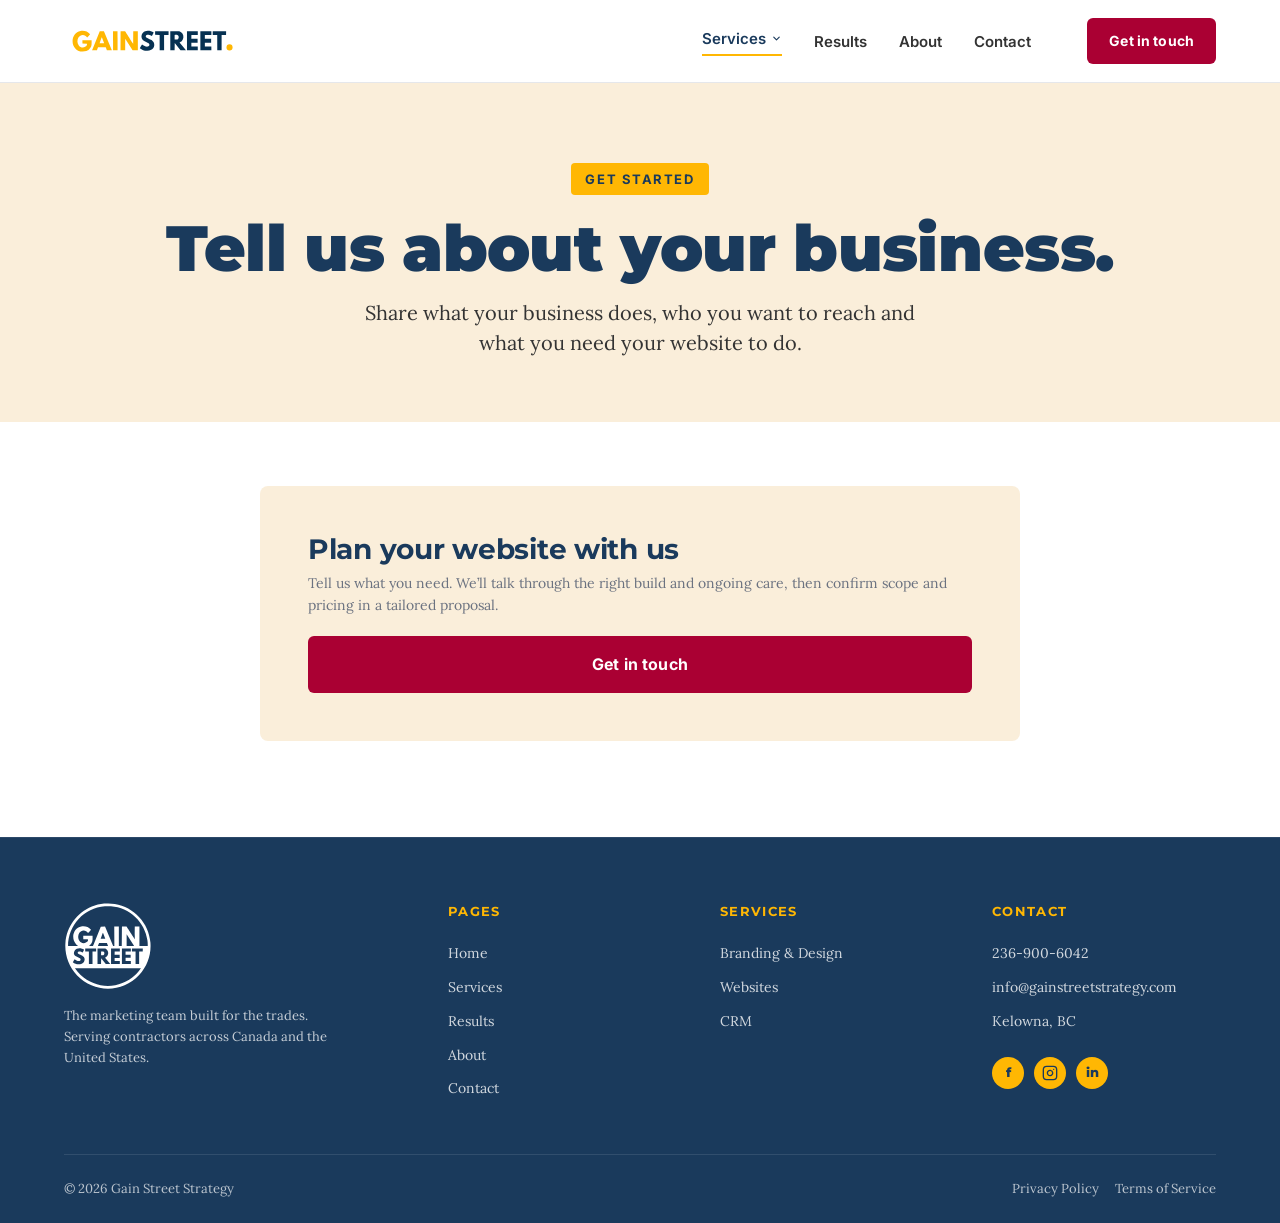
<file: website-questionnaire.html>
<!DOCTYPE html>
<html lang="en">
<head><meta http-equiv="Content-Type" content="text/html; charset=UTF-8">
<script>document.documentElement.classList.add('js');</script>

<meta name="viewport" content="width=device-width, initial-scale=1.0">
<title>Plan Your Website — Gain Street Strategy</title>
<meta name="description" content="Talk to Gain Street Strategy about the website your business needs and get a tailored proposal.">
<link rel="icon" type="image/svg+xml" href="images/favicon.svg">
<meta property="og:title" content="Plan Your Website — Gain Street Strategy">
<meta property="og:description" content="Talk to Gain Street Strategy about the website your business needs and get a tailored proposal.">
<meta property="og:type" content="website">
<meta property="og:image" content="images/gss-horizontal-logo.svg">
<meta name="twitter:card" content="summary_large_image">
<link rel="preconnect" href="https://fonts.googleapis.com/">
<link rel="preconnect" href="https://fonts.gstatic.com/" crossorigin="">
<link href="https://fonts.googleapis.com/css2?family=Montserrat:wght@400;500;600;700;800;900&family=Inter:wght@400;500;600;700;800;900&family=Lora:ital,wght@0,400;0,500;0,600;0,700;1,400;1,500&display=swap" rel="stylesheet">
<style>
/* =====================================================
   GAIN STREET STRATEGY — BRAND TOKENS
   ===================================================== */
:root{
  --navy:    #1A3A5C;
  --amber:   #FFB703;
  --red:     #AA0033;
  --red-dark:#8a0029;
  --cream:   #FAEEDA;
  --text:    #333333;
  --muted:   #6B7280;
  --line:    #E5E7EB;
  --bg:      #FFFFFF;
}

*{box-sizing:border-box;margin:0;padding:0}
html{scroll-behavior:smooth}
body{
  font-family:'Lora',Georgia,serif;
  background:var(--bg);
  color:var(--text);
  line-height:1.55;
  font-size:17px;
  -webkit-font-smoothing:antialiased;
}
a{color:inherit;text-decoration:none}
img{max-width:100%;display:block}

/* ================ TYPOGRAPHY ================ */
h1,h2,h3,h4{font-family:'Montserrat',sans-serif;font-weight:800;letter-spacing:-0.01em;line-height:1.1;color:var(--navy)}
h1{font-size:clamp(40px,5.5vw,64px);font-weight:900;line-height:1.05}
h2{font-size:clamp(30px,3.6vw,44px)}
h3{font-size:clamp(22px,2.2vw,28px);font-weight:700}
h4{font-size:18px;font-weight:700}
p{font-size:17px;font-family:'Lora',Georgia,serif}
.lede{font-size:20px;color:var(--text);line-height:1.5;font-family:'Lora',Georgia,serif}

/* ================ LAYOUT UTILITIES ================ */
.container{max-width:1200px;margin:0 auto;padding:0 24px}
.section{padding:96px 0}
.section-sm{padding:64px 0}
.center{text-align:center}
.eyebrow{
  display:inline-block;
  font-family:'Inter',sans-serif;font-size:13px;font-weight:700;letter-spacing:0.12em;text-transform:uppercase;
  color:var(--navy);background:var(--amber);
  padding:6px 14px;border-radius:4px;margin-bottom:20px;
}
.amber-mark{color:var(--amber)}

/* ================ BUTTONS ================ */
.btn{
  display:inline-flex;align-items:center;justify-content:center;gap:10px;
  background:var(--red);color:#fff;
  padding:16px 28px;border-radius:6px;border:none;
  font-family:'Inter',sans-serif;font-weight:700;font-size:16px;
  cursor:pointer;transition:.15s;letter-spacing:0.01em;
}
.btn:hover{background:var(--red-dark);transform:translateY(-1px)}
.btn-lg{padding:20px 36px;font-size:17px}
.chk{
  display:inline-flex;align-items:center;justify-content:center;
  width:18px;height:18px;border-radius:50%;border:1.5px solid #fff;
  font-size:11px;font-weight:900;flex-shrink:0;
}

/* ================ NAV ================ */
.nav{position:sticky;top:0;z-index:50;background:var(--bg);border-bottom:1px solid var(--line)}
.nav-inner{max-width:1200px;margin:0 auto;padding:18px 24px;display:flex;align-items:center;justify-content:space-between;gap:24px}
.logo{display:flex;align-items:center;gap:10px;font-family:'Montserrat',sans-serif;font-weight:800;font-size:22px;color:var(--navy);letter-spacing:-0.01em;line-height:1}
.logo img{height:36px;width:auto;display:block}
.nav-links{display:flex;align-items:center;gap:32px;list-style:none;margin-left:auto;margin-right:32px}
.nav-links a{font-family:'Inter',sans-serif;font-weight:600;font-size:15px;color:var(--text);transition:.15s}
.nav-links a:hover{color:var(--navy)}
.nav-links a.active{color:var(--navy);border-bottom:2px solid var(--amber);padding-bottom:4px}
.nav-cta{padding:12px 22px;font-size:14px;white-space:nowrap;flex-shrink:0}

/* ---- Services dropdown ---- */
.nav-dropdown{position:relative}
.nav-dropdown-trigger{display:inline-flex;align-items:center;gap:5px;cursor:default}
.nav-dropdown-trigger svg{width:11px;height:11px;transition:.15s;flex-shrink:0}
.nav-dropdown:hover .nav-dropdown-trigger svg{transform:rotate(180deg)}
.nav-dropdown-menu{
  position:absolute;top:100%;left:50%;transform:translateX(-50%);
  background:#fff;border:1px solid var(--line);border-radius:8px;
  box-shadow:0 16px 36px rgba(20,30,45,0.14);
  min-width:200px;padding:8px;list-style:none;
  opacity:0;visibility:hidden;pointer-events:none;
  transition:opacity .15s;
  z-index:60;
}
.nav-dropdown:hover .nav-dropdown-menu,
.nav-dropdown:focus-within .nav-dropdown-menu{opacity:1;visibility:visible;pointer-events:auto}
.nav-dropdown-menu li{padding:0}
.nav-dropdown-menu a{
  display:block;padding:10px 14px;border-radius:6px;font-size:14px;font-weight:600;color:var(--text);
  border:none;box-shadow:none;outline:none;
}
.nav-dropdown-menu a:hover{background:var(--cream);color:var(--navy)}
.nav-dropdown-menu a:focus-visible{outline:2px solid var(--navy);outline-offset:-2px}
.nav-dropdown-menu a.active{color:var(--navy);background:var(--cream)}

/* ---- Mobile menu ---- */
.nav-toggle{
  display:none;flex-direction:column;justify-content:center;gap:5px;
  width:36px;height:36px;background:none;border:none;cursor:pointer;padding:0;flex-shrink:0;
}
.nav-toggle span{display:block;width:100%;height:2px;background:var(--navy);border-radius:2px;transition:.2s}
.nav-toggle.active span:nth-child(1){transform:translateY(7px) rotate(45deg)}
.nav-toggle.active span:nth-child(2){opacity:0}
.nav-toggle.active span:nth-child(3){transform:translateY(-7px) rotate(-45deg)}
.mobile-menu{
  display:none;position:absolute;top:100%;left:0;right:0;
  background:#fff;border-top:1px solid var(--line);
  padding:8px 24px 24px;max-height:80vh;overflow-y:auto;
  box-shadow:0 16px 32px rgba(20,30,45,0.1);
}
.mobile-menu.active{display:block}
.mobile-menu-links{list-style:none;display:flex;flex-direction:column}
.mobile-menu-links>li{border-bottom:1px solid var(--line)}
.mobile-menu-links>li:last-child{border-bottom:none}
.mobile-menu-links>li>a,
.mobile-dropdown-trigger{
  display:flex;align-items:center;justify-content:space-between;width:100%;
  padding:16px 4px;font-family:'Inter',sans-serif;font-weight:600;font-size:17px;color:var(--navy);
  background:none;border:none;text-align:left;cursor:pointer;
}
.mobile-dropdown-trigger svg{width:14px;height:14px;transition:.2s;flex-shrink:0;color:var(--muted)}
.mobile-dropdown.open .mobile-dropdown-trigger svg{transform:rotate(180deg)}
.mobile-dropdown-menu{list-style:none;max-height:0;overflow:hidden;transition:max-height .25s ease}
.mobile-dropdown.open .mobile-dropdown-menu{max-height:320px}
.mobile-dropdown-menu li{padding-left:12px}
.mobile-dropdown-menu a{display:block;padding:12px 8px;font-family:'Inter',sans-serif;font-weight:600;font-size:15px;color:var(--text)}
.mobile-dropdown-menu a.active{color:var(--navy)}
.mobile-menu-cta{margin-top:20px;width:100%}

/* ================ HERO (light) ================ */
.hero-light{background:var(--cream);padding:80px 0 64px}
.hero-light h1{margin-bottom:16px}
.hero-light .lede{max-width:600px;color:var(--text);margin:0 auto}

/* ================ QUESTIONNAIRE FORM ================ */
.questionnaire-section{padding:64px 0 96px;background:#fff}
.form-card{
  background:var(--cream);padding:48px;border-radius:8px;
  max-width:760px;margin:0 auto;
}
.form-card h3{margin-bottom:8px}
.form-card .form-note{font-size:14px;color:var(--muted);margin-bottom:8px}
.form-section{margin-top:36px;padding-top:32px;border-top:1px solid rgba(26,58,92,0.12)}
.form-section:first-of-type{margin-top:32px;padding-top:0;border-top:none}
.form-section h4{color:var(--navy);margin-bottom:4px}
.form-section .section-hint{font-size:14px;color:var(--muted);margin-bottom:20px}
.form-row{margin-bottom:18px}
.form-row.two-col{display:grid;grid-template-columns:1fr 1fr;gap:16px}
.form-row label{
  display:block;font-size:13px;font-weight:600;color:var(--navy);
  margin-bottom:6px;letter-spacing:0.02em;
}
.form-row input,.form-row textarea,.form-row select{
  width:100%;padding:12px 14px;font-family:inherit;font-size:15px;
  background:#fff;border:1.5px solid var(--line);border-radius:6px;
  color:var(--text);transition:.15s;
}
.form-row input:focus,.form-row textarea:focus,.form-row select:focus{outline:none;border-color:var(--amber)}
.form-row textarea{min-height:100px;resize:vertical}
.req::after{content:" *";color:var(--red)}
.form-card .btn{width:100%;margin-top:12px}

/* radio-card style selector */
.style-options{display:grid;grid-template-columns:repeat(4,1fr);gap:10px}
.style-option{position:relative}
.style-option input{position:absolute;opacity:0;width:1px;height:1px}
.style-option label{
  display:flex;align-items:center;justify-content:center;
  padding:16px 6px;border:1.5px solid var(--line);border-radius:8px;
  font-family:'Inter',sans-serif;font-weight:600;font-size:14px;color:var(--navy);
  background:#fff;text-align:center;transition:.15s;cursor:pointer;
}
.style-option input:checked+label{border-color:var(--amber);background:#fff;box-shadow:0 0 0 2px var(--amber) inset}
.style-option input:focus-visible+label{outline:2px solid var(--navy);outline-offset:2px}

/* simple radio rows */
.radio-row-group{display:flex;flex-direction:column;gap:8px}
.radio-row{display:flex;align-items:center;gap:8px;font-size:14.5px;color:var(--text);cursor:pointer;font-weight:400}
.radio-row input[type="radio"]{width:16px;height:16px;flex-shrink:0;accent-color:var(--navy);cursor:pointer}

/* checkbox grid */
.checkbox-group{border:none;padding:0;margin:0;display:grid;grid-template-columns:1fr 1fr;gap:10px 16px}
.checkbox-row{display:flex;align-items:center;gap:8px;font-size:14px;color:var(--text);cursor:pointer;font-weight:400}
.checkbox-row input[type="checkbox"]{width:16px;height:16px;flex-shrink:0;accent-color:var(--navy);cursor:pointer}

/* success state */
.form-success{
  display:none;background:var(--cream);padding:56px 48px;border-radius:8px;
  max-width:760px;margin:0 auto;text-align:center;
}
.form-success .icon-box{
  width:56px;height:56px;border-radius:50%;background:var(--navy);color:var(--amber);
  display:flex;align-items:center;justify-content:center;margin:0 auto 20px;font-size:24px;font-weight:900;
}
.form-success h3{margin-bottom:12px}
.form-success p{color:var(--text);max-width:460px;margin:0 auto}

/* ================ RESPONSIVE ================ */
@media(max-width:900px){
  h1{font-size:36px}
  h2{font-size:28px}
  .section{padding:64px 0}
  .nav-links{display:none}
  .nav-toggle{display:flex}
  .nav-cta{padding:11px 16px;font-size:13px}
  .form-row.two-col{grid-template-columns:1fr}
  .style-options{grid-template-columns:1fr 1fr}
  .checkbox-group{grid-template-columns:1fr}
  .form-card,.form-success{padding:32px 24px}
}

/* ================ SCROLL REVEAL ================ */
.js h1,
.js h2{
  opacity:0;transform:translateY(60px);
  transition:opacity 1.1s cubic-bezier(0.22,0.61,0.36,1),transform 1.1s cubic-bezier(0.22,0.61,0.36,1);
}
.js h1.in-view,
.js h2.in-view{
  opacity:1;transform:translateY(0);
}
</style>
<link rel="stylesheet" href="site-footer.css">
</head>
<body>

<section id="questionnaire-page">

  <nav class="nav">
    <div class="nav-inner">
      <a href="index.html" class="logo"><img src="images/gss-horizontal-logo.svg" alt="Gain Street Strategy"></a>
      <ul class="nav-links">
        <li class="nav-dropdown">
          <a href="services.html" class="nav-dropdown-trigger active">Services <svg viewBox="0 0 24 24" fill="none" stroke="currentColor" stroke-width="2.5" stroke-linecap="round" stroke-linejoin="round"><polyline points="6 9 12 15 18 9"/></svg></a>
          <ul class="nav-dropdown-menu">
            <li><a href="services.html">Services Overview</a></li>
            <li><a href="branding.html">Branding &amp; Design</a></li>
            <li><a href="websites.html" class="active">Websites</a></li>
            <li><a href="crm.html">CRM</a></li>
          </ul>
        </li>
        <li><a href="results.html">Results</a></li>
        <li><a href="about.html">About</a></li>
        <li><a href="contact.html">Contact</a></li>
      </ul>
      <a href="contact.html" class="btn nav-cta">Get in touch</a>
      <button type="button" class="nav-toggle" id="navToggle" aria-label="Open menu" aria-expanded="false">
        <span></span><span></span><span></span>
      </button>
    </div>
    <div class="mobile-menu" id="mobileMenu">
      <ul class="mobile-menu-links">
        <li class="mobile-dropdown open">
          <button type="button" class="mobile-dropdown-trigger">Services <svg viewBox="0 0 24 24" fill="none" stroke="currentColor" stroke-width="2.5" stroke-linecap="round" stroke-linejoin="round"><polyline points="6 9 12 15 18 9"/></svg></button>
          <ul class="mobile-dropdown-menu">
            <li><a href="services.html">Services Overview</a></li>
            <li><a href="branding.html">Branding &amp; Design</a></li>
            <li><a href="websites.html" class="active">Websites</a></li>
            <li><a href="crm.html">CRM</a></li>
          </ul>
        </li>
        <li><a href="results.html">Results</a></li>
        <li><a href="about.html">About</a></li>
        <li><a href="contact.html">Contact</a></li>
      </ul>
      <a href="contact.html" class="btn mobile-menu-cta">Get in touch</a>
    </div>
  </nav>

  <!-- HERO -->
  <div class="hero-light">
    <div class="container center">
      <span class="eyebrow">Get started</span>
      <h1>Tell us about your business.</h1>
      <p class="lede">Share what your business does, who you want to reach and what you need your website to do.</p>
    </div>
  </div>

  <section class="questionnaire-section">
    <div class="container">
      <div class="form-card">
        <h3>Plan your website with us</h3>
        <p class="form-note">Tell us what you need. We’ll talk through the right build and ongoing care, then confirm scope and pricing in a tailored proposal.</p>
        <a href="contact.html#book-a-call" class="btn">Get in touch</a>
      </div>
    </div>
  </section>

</section>

<footer class="gss-footer" id="site-footer">
  <div class="footer-container">
    <div class="footer-grid">
      <div>
        <div class="footer-badge"><img src="images/gss-logo-round-white.svg" alt="Gain Street Strategy"></div>
        <p class="footer-tagline">The marketing team built for the trades.<br>Serving contractors across Canada and the United States.</p>
      </div>
      <div>
        <h5>Pages</h5>
        <ul>
          <li><a href="index.html">Home</a></li>
          <li><a href="services.html">Services</a></li>
          <li><a href="results.html">Results</a></li>
          <li><a href="about.html">About</a></li>
          <li><a href="contact.html">Contact</a></li>
        </ul>
      </div>
      <div>
        <h5><a href="services.html">Services</a></h5>
        <ul>
          <li><a href="branding.html">Branding &amp; Design</a></li>
          <li><a href="websites.html">Websites</a></li>
          <li><a href="crm.html">CRM</a></li>
        </ul>
      </div>
      <div>
        <h5>Contact</h5>
        <ul>
          <li><a href="tel:+12369006042">236-900-6042</a></li>
          <li><a href="mailto:info@gainstreetstrategy.com">info@gainstreetstrategy.com</a></li>
          <li>Kelowna, BC</li>
        </ul>
        <div class="social-icons">
          <a href="https://www.facebook.com/gainstreetstrategy/" target="_blank" rel="noopener" aria-label="Facebook">f</a>
          <a href="https://www.instagram.com/gain.street/" target="_blank" rel="noopener" aria-label="Instagram"><svg aria-hidden="true" viewBox="0 0 24 24" width="16" height="16" fill="none" stroke="currentColor" stroke-width="2" stroke-linecap="round" stroke-linejoin="round"><rect x="2" y="2" width="20" height="20" rx="5" ry="5"/><path d="M16 11.37A4 4 0 1 1 12.63 8 4 4 0 0 1 16 11.37z"/><line x1="17.5" y1="6.5" x2="17.51" y2="6.5"/></svg></a>
          <a href="https://www.linkedin.com/company/gain-street-strategy/" target="_blank" rel="noopener" aria-label="LinkedIn">in</a>
        </div>
      </div>
    </div>
    <div class="footer-bottom">
      <div>© 2026 Gain Street Strategy</div>
      <div class="footer-legal"><a href="https://www.gainstreet.ca/terms-of-service-and-privacy-agreement" target="_blank" rel="noopener">Privacy Policy</a><a href="https://www.gainstreet.ca/terms-of-service-and-privacy-agreement" target="_blank" rel="noopener">Terms of Service</a></div>
    </div>
  </div>
</footer>

<script>
(function(){
  var toggle = document.getElementById('navToggle');
  var menu = document.getElementById('mobileMenu');
  if(toggle && menu){
    toggle.addEventListener('click', function(){
      var isOpen = menu.classList.toggle('active');
      toggle.classList.toggle('active', isOpen);
      toggle.setAttribute('aria-expanded', isOpen ? 'true' : 'false');
    });
  }
  document.querySelectorAll('.mobile-dropdown-trigger').forEach(function(btn){
    btn.addEventListener('click', function(){
      btn.closest('.mobile-dropdown').classList.toggle('open');
    });
  });
})();
</script>
<script>
(function(){
  var targets = document.querySelectorAll('h1, h2');
  if('IntersectionObserver' in window){
    var io = new IntersectionObserver(function(entries){
      entries.forEach(function(entry){
        if(entry.isIntersecting){
          entry.target.classList.add('in-view');
          io.unobserve(entry.target);
        }
      });
    },{threshold:0.1,rootMargin:'0px 0px -10% 0px'});
    targets.forEach(function(el){ io.observe(el); });
  } else {
    targets.forEach(function(el){ el.classList.add('in-view'); });
  }
})();
</script>
</body>
</html>
</file>
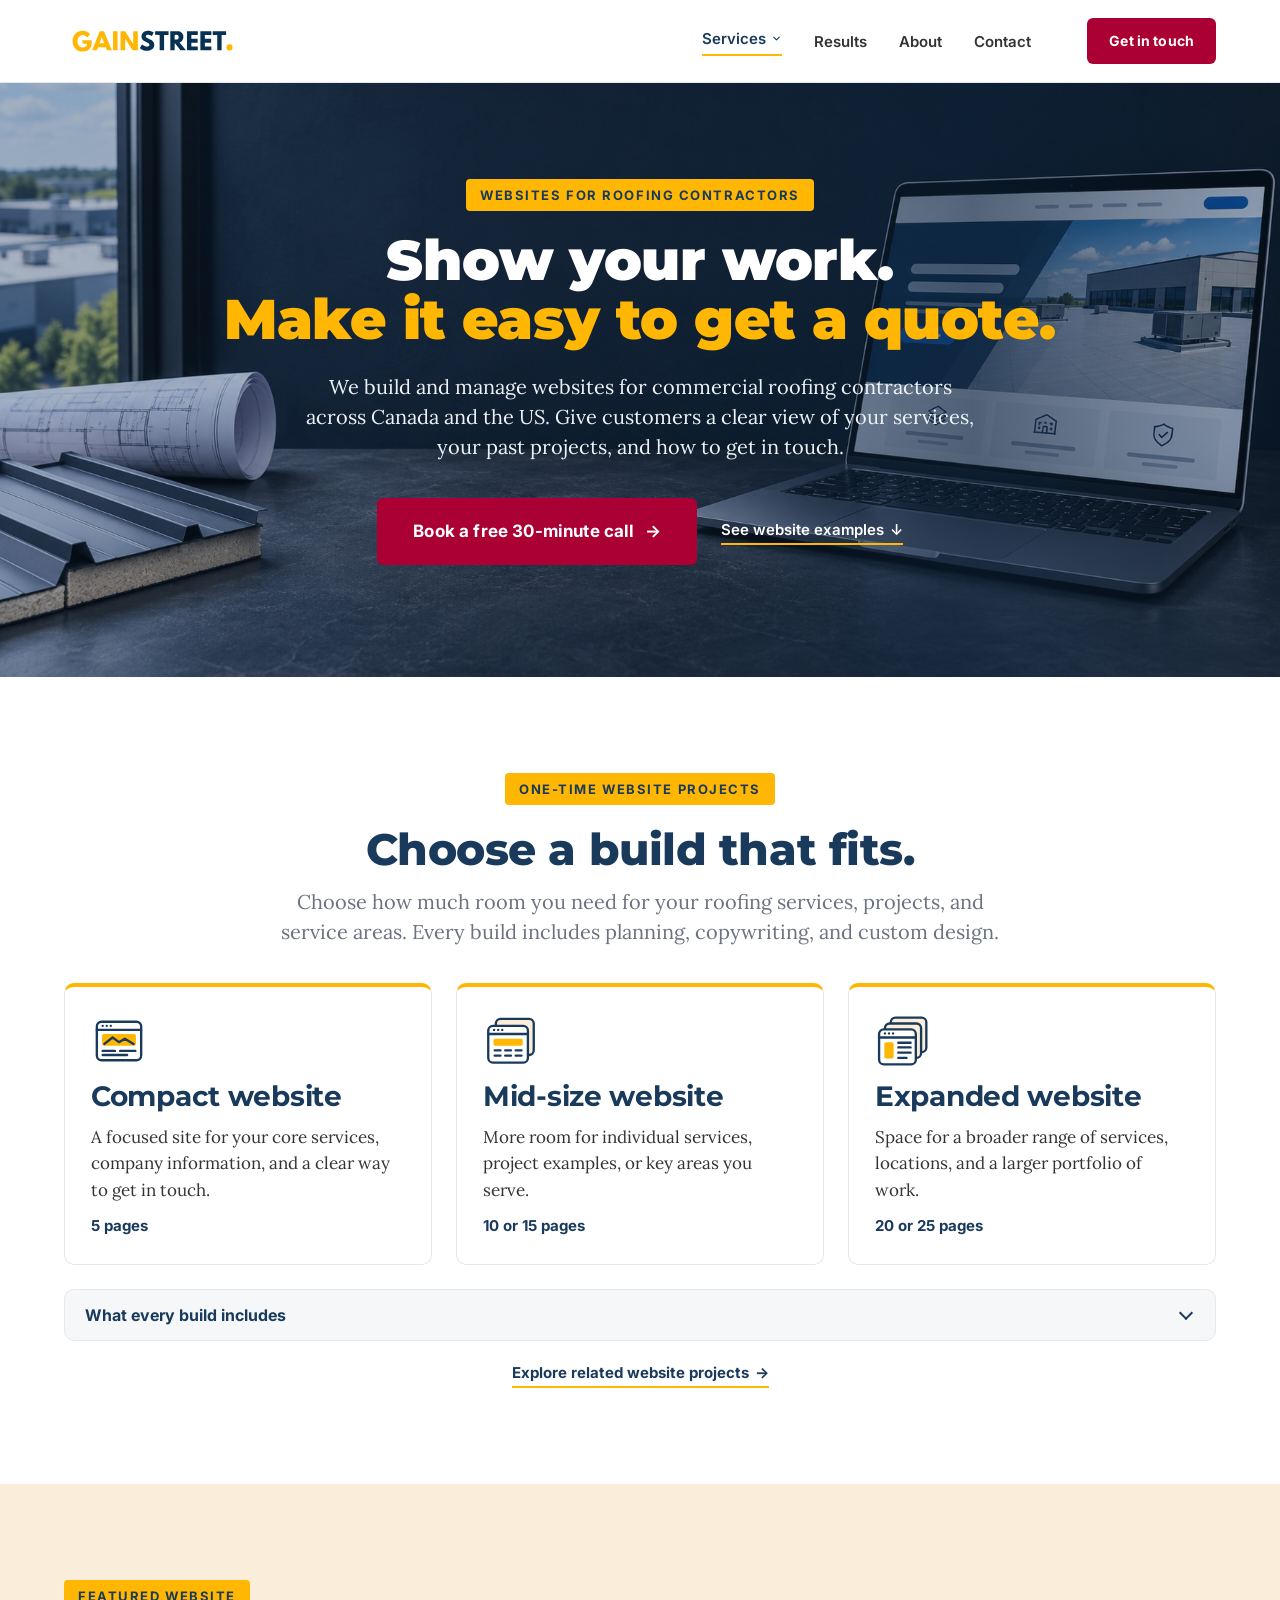
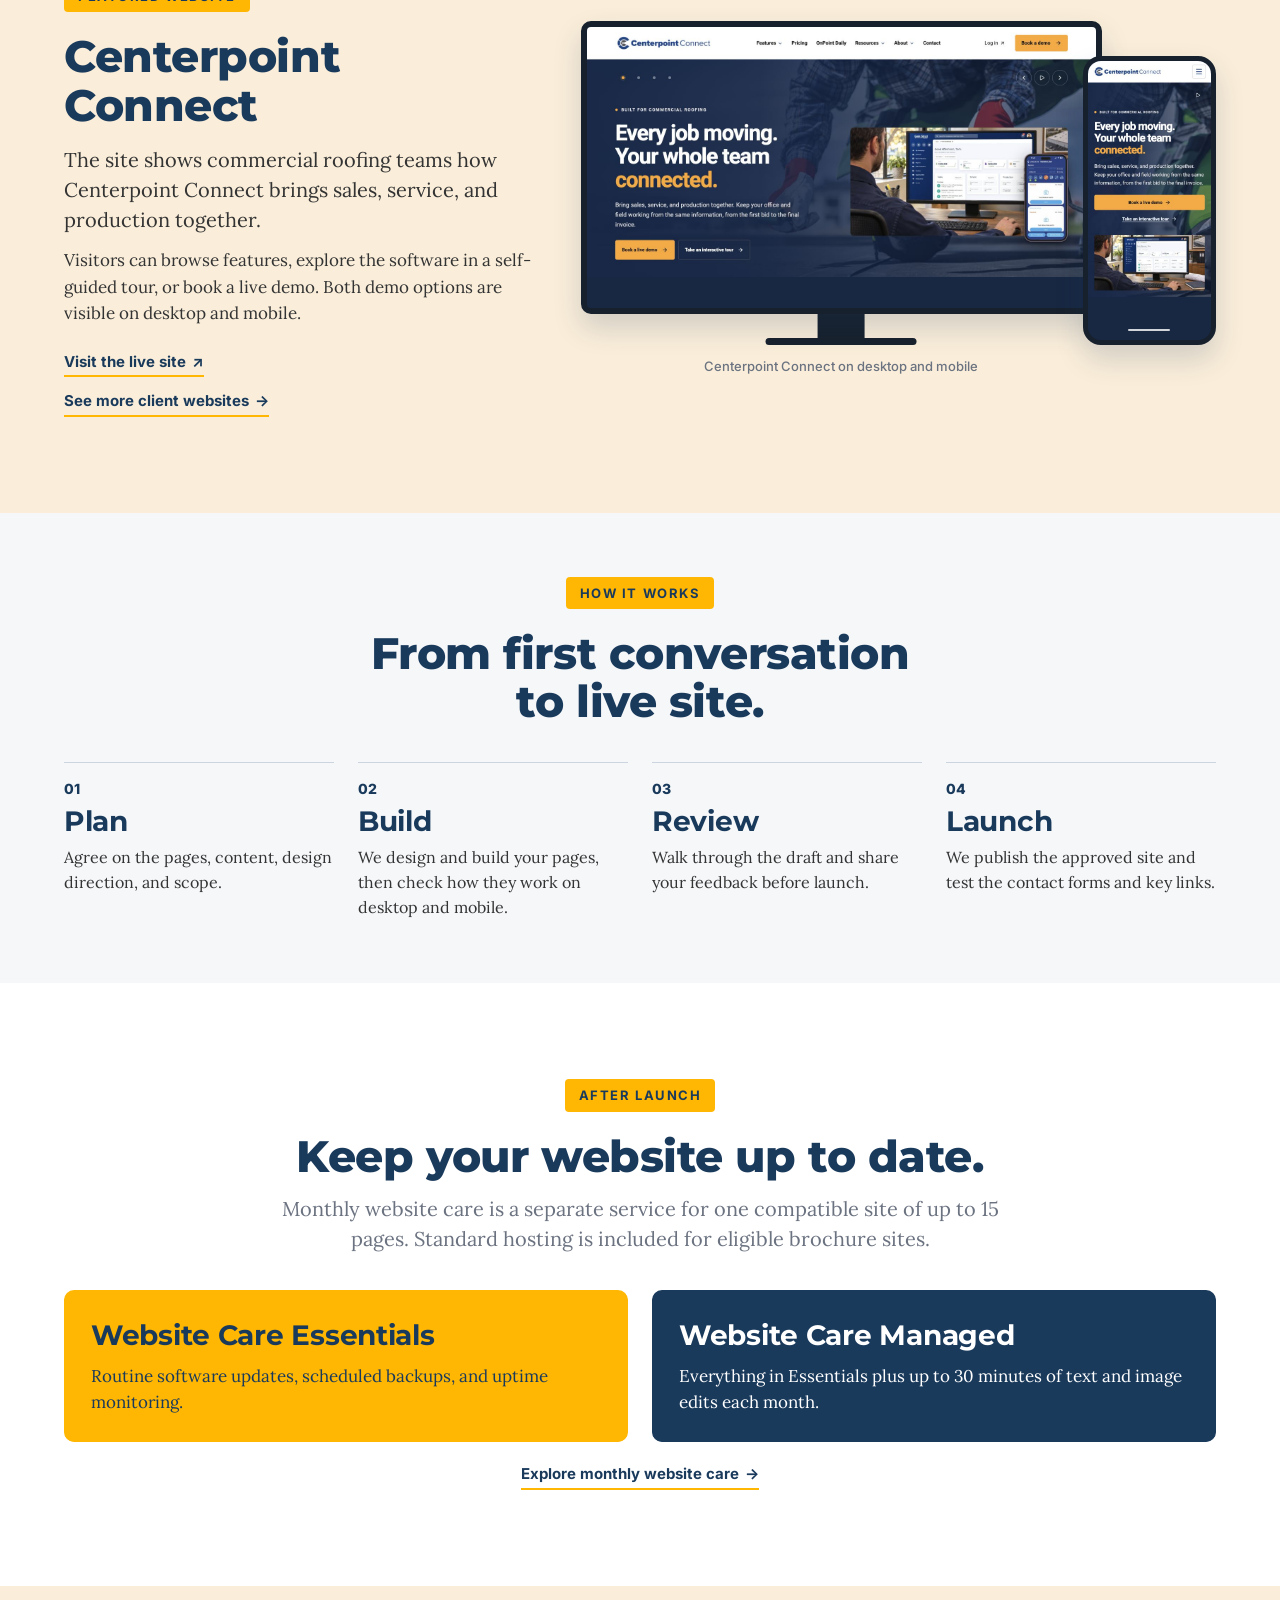
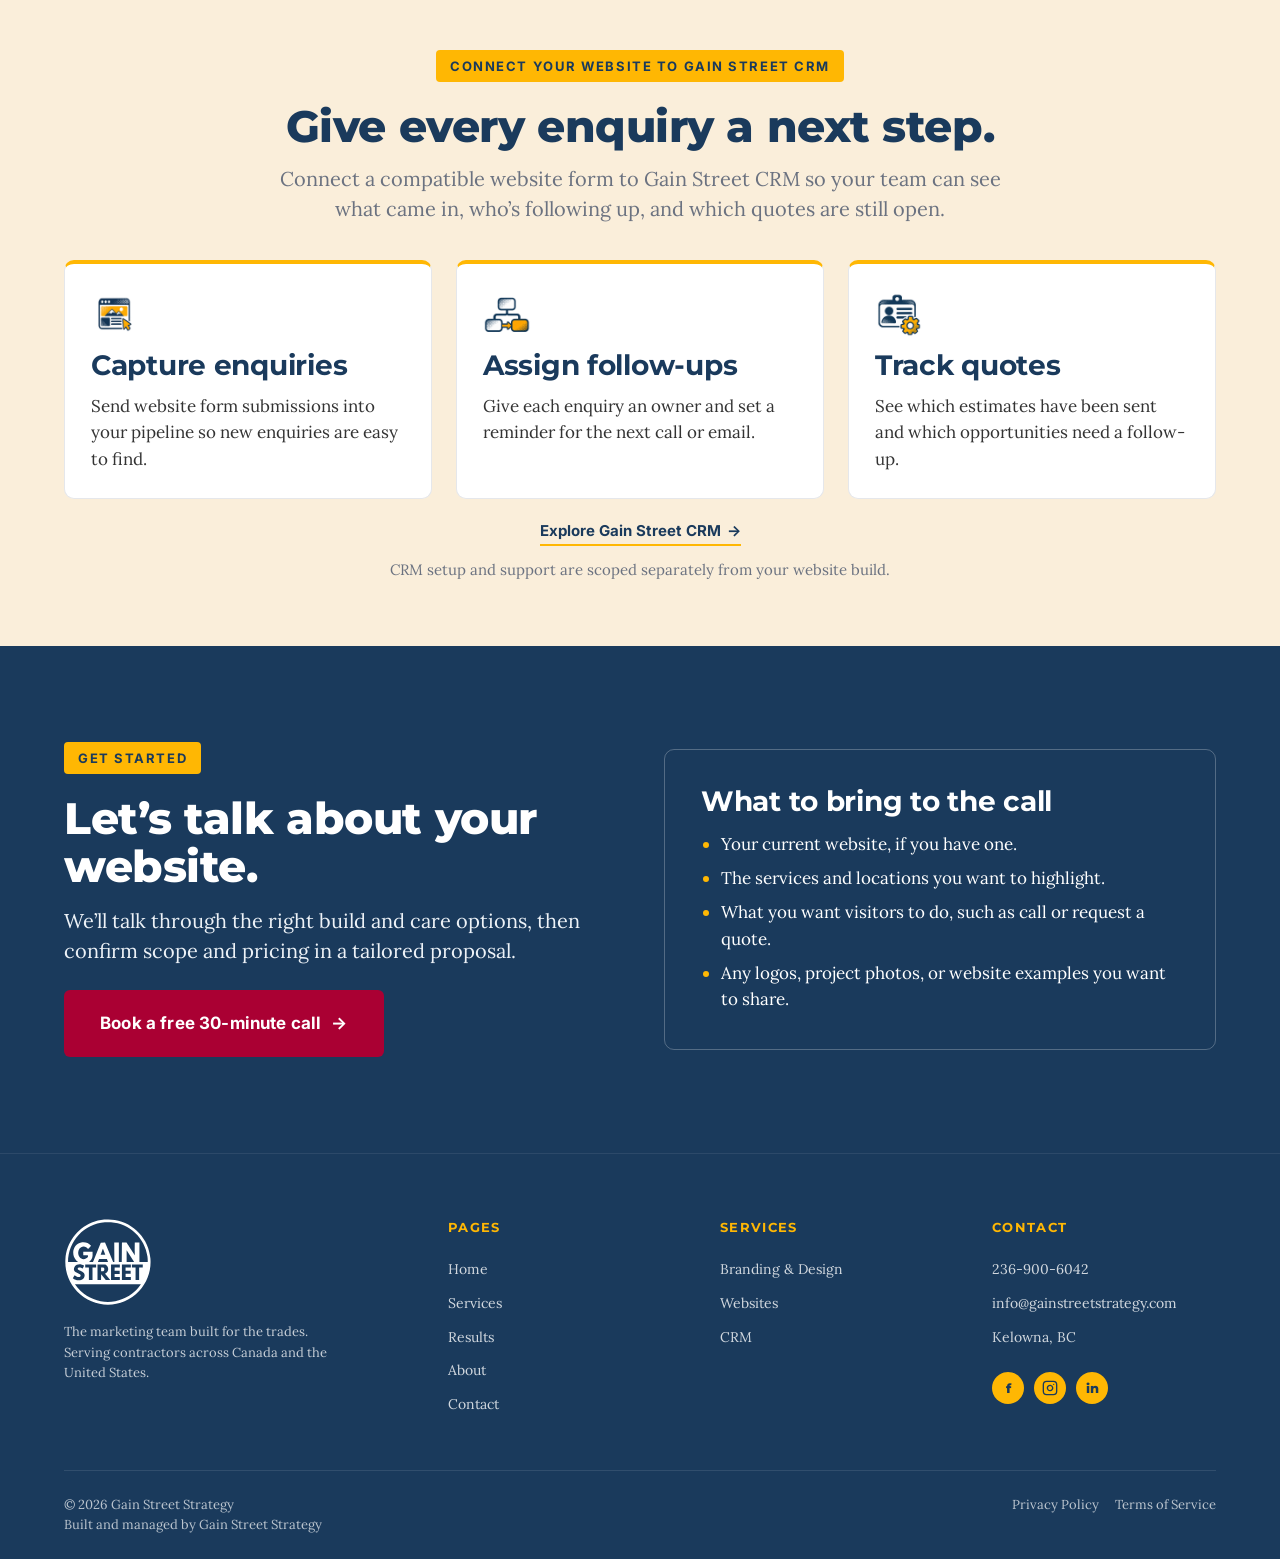
<file: websites.html>
<!DOCTYPE html>
<html lang="en">
<head><meta http-equiv="Content-Type" content="text/html; charset=UTF-8">

<meta name="viewport" content="width=device-width, initial-scale=1.0">
<title>Websites for Commercial Roofing Contractors — Gain Street Strategy</title>
<meta name="description" content="Website builds and ongoing care for commercial roofing contractors across Canada and the USA. Get a tailored proposal for your project.">
<link rel="icon" type="image/svg+xml" href="images/favicon.svg">
<meta property="og:title" content="Websites for Commercial Roofing Contractors — Gain Street Strategy">
<meta property="og:description" content="Website builds and ongoing care for commercial roofing contractors across Canada and the USA. Get a tailored proposal for your project.">
<meta property="og:type" content="website">
<meta property="og:image" content="images/centerpoint-connect-desktop.jpg">
<meta name="twitter:card" content="summary_large_image">
<link rel="preconnect" href="https://fonts.googleapis.com/">
<link rel="preconnect" href="https://fonts.gstatic.com/" crossorigin="">
<link href="https://fonts.googleapis.com/css2?family=Montserrat:wght@400;500;600;700;800;900&family=Inter:wght@400;500;600;700;800;900&family=Lora:ital,wght@0,400;0,500;0,600;0,700;1,400;1,500&display=swap" rel="stylesheet">
<style>
/* =====================================================
   GAIN STREET STRATEGY — BRAND TOKENS
   Matches the "what we do" Canva reference file.
   Swap these in GHL theme settings or color picker.
   ===================================================== */
:root{
  --navy:    #1A3A5C;   /* primary dark */
  --amber:   #FFB703;   /* accent (highlights, NOT buttons) */
  --red:     #AA0033;   /* deep red — BUTTONS ONLY */
  --red-dark:#8a0029;   /* button hover */
  --cream:   #FAEEDA;   /* warm off-white accent bg */
  --text:    #333333;
  --muted:   #6B7280;
  --line:    #E5E7EB;
  --bg:      #FFFFFF;
}

*{box-sizing:border-box;margin:0;padding:0}
html{scroll-behavior:smooth}
body{
  font-family:'Lora',Georgia,serif;
  background:var(--bg);
  color:var(--text);
  line-height:1.55;
  font-size:17px;
  -webkit-font-smoothing:antialiased;
}
a{color:inherit;text-decoration:none}
img{max-width:100%;display:block}

/* ================ TYPOGRAPHY ================ */
h1,h2,h3,h4{font-family:'Montserrat',sans-serif;font-weight:800;letter-spacing:-0.01em;line-height:1.1;color:var(--navy)}
h1{font-size:clamp(40px,5.5vw,64px);font-weight:900;line-height:1.05}
h2{font-size:clamp(30px,3.6vw,44px)}
h3{font-size:clamp(22px,2.2vw,28px);font-weight:700}
h4{font-size:18px;font-weight:700}
p{font-size:17px;font-family:'Lora',Georgia,serif}
.lede{font-size:20px;color:var(--text);line-height:1.5;font-family:'Lora',Georgia,serif}

/* ================ LAYOUT UTILITIES ================ */
.container{max-width:1200px;margin:0 auto;padding:0 24px}
.section{padding:96px 0}
.section-sm{padding:64px 0}
.section-tight{padding:48px 0}
.center{text-align:center}
.eyebrow{
  display:inline-block;
  font-family:'Inter',sans-serif;font-size:13px;font-weight:700;letter-spacing:0.12em;text-transform:uppercase;
  color:var(--navy);background:var(--amber);
  padding:6px 14px;border-radius:4px;margin-bottom:20px;
}
.eyebrow.on-dark{color:var(--navy);background:var(--amber)}
.eyebrow.subtle{background:transparent;color:var(--muted);padding:0;margin-bottom:12px}
.amber-mark{color:var(--amber)}
.amber-underline{
  background:linear-gradient(transparent 65%,var(--amber) 65%);
  padding:0 4px;
}

/* ================ BUTTONS (deep red only) ================ */
.btn{
  display:inline-flex;align-items:center;justify-content:center;gap:10px;
  background:var(--red);color:#fff;
  padding:16px 28px;border-radius:6px;border:none;
  font-family:'Inter',sans-serif;font-weight:700;font-size:16px;
  cursor:pointer;transition:.15s;letter-spacing:0.01em;
}
.btn:hover{background:var(--red-dark);transform:translateY(-1px)}
.btn-lg{padding:20px 36px;font-size:17px}
.btn-block{width:100%}
.btn-arrow::after{content:"→";font-weight:700}
.chk{
  display:inline-flex;align-items:center;justify-content:center;
  width:18px;height:18px;border-radius:50%;border:1.5px solid #fff;
  font-size:11px;font-weight:900;flex-shrink:0;
}
.link-secondary{
  display:inline-flex;align-items:center;gap:6px;
  color:#fff;font-family:'Inter',sans-serif;font-weight:600;font-size:15px;
  border-bottom:2px solid var(--amber);padding-bottom:2px;
}
.link-amber{
  color:var(--navy);font-family:'Inter',sans-serif;font-weight:700;font-size:15px;
  border-bottom:2px solid var(--amber);padding-bottom:2px;
  display:flex;align-items:center;gap:6px;
  width:fit-content;
}

/* ================ NAV ================ */
.nav{
  position:sticky;top:0;z-index:50;
  background:var(--bg);border-bottom:1px solid var(--line);
}
.nav-inner{
  max-width:1200px;margin:0 auto;padding:18px 24px;
  display:flex;align-items:center;justify-content:space-between;gap:24px;
}
.logo{
  display:flex;align-items:center;gap:10px;
  font-family:'Montserrat',sans-serif;font-weight:800;font-size:22px;
  color:var(--navy);letter-spacing:-0.01em;line-height:1;
}
.logo img{height:36px;width:auto;display:block}
.logo .gain{color:var(--amber)}
.logo .street{color:var(--navy)}
.logo .dot{color:var(--amber)}
.nav-links{display:flex;align-items:center;gap:32px;list-style:none;margin-left:auto;margin-right:32px}
.nav-links a{font-family:'Inter',sans-serif;font-weight:600;font-size:15px;color:var(--text);transition:.15s}
.nav-links a:hover{color:var(--navy)}
.nav-links a.active{color:var(--navy);border-bottom:2px solid var(--amber);padding-bottom:4px}
.nav-cta{padding:12px 22px;font-size:14px;white-space:nowrap;flex-shrink:0}

/* ---- Services dropdown ---- */
.nav-dropdown{position:relative}
.nav-dropdown-trigger{display:inline-flex;align-items:center;gap:5px;cursor:default}
.nav-dropdown-trigger svg{width:11px;height:11px;transition:.15s;flex-shrink:0}
.nav-dropdown:hover .nav-dropdown-trigger svg{transform:rotate(180deg)}
.nav-dropdown-menu{
  position:absolute;top:100%;left:50%;transform:translateX(-50%);
  background:#fff;border:1px solid var(--line);border-radius:8px;
  box-shadow:0 16px 36px rgba(20,30,45,0.14);
  min-width:200px;padding:8px;list-style:none;
  opacity:0;visibility:hidden;pointer-events:none;
  transition:opacity .15s;
  z-index:60;
}
.nav-dropdown:hover .nav-dropdown-menu,
.nav-dropdown:focus-within .nav-dropdown-menu{opacity:1;visibility:visible;pointer-events:auto}
.nav-dropdown-menu li{padding:0}
.nav-dropdown-menu a{
  display:block;padding:10px 14px;border-radius:6px;font-size:14px;font-weight:600;color:var(--text);
  border:none;box-shadow:none;outline:none;
}
.nav-dropdown-menu a:hover{background:var(--cream);color:var(--navy)}
.nav-dropdown-menu a:focus-visible{outline:2px solid var(--navy);outline-offset:-2px}
.nav-dropdown-menu a.active{color:var(--navy);background:var(--cream)}

/* ---- Mobile menu ---- */
.nav-toggle{
  display:none;flex-direction:column;justify-content:center;gap:5px;
  width:36px;height:36px;background:none;border:none;cursor:pointer;padding:0;flex-shrink:0;
}
.nav-toggle span{display:block;width:100%;height:2px;background:var(--navy);border-radius:2px;transition:.2s}
.nav-toggle.active span:nth-child(1){transform:translateY(7px) rotate(45deg)}
.nav-toggle.active span:nth-child(2){opacity:0}
.nav-toggle.active span:nth-child(3){transform:translateY(-7px) rotate(-45deg)}
.mobile-menu{
  display:none;position:absolute;top:100%;left:0;right:0;
  background:#fff;border-top:1px solid var(--line);
  padding:8px 24px 24px;max-height:80vh;overflow-y:auto;
  box-shadow:0 16px 32px rgba(20,30,45,0.1);
}
.mobile-menu.active{display:block}
.mobile-menu-links{list-style:none;display:flex;flex-direction:column}
.mobile-menu-links>li{border-bottom:1px solid var(--line)}
.mobile-menu-links>li:last-child{border-bottom:none}
.mobile-menu-links>li>a,
.mobile-dropdown-trigger{
  display:flex;align-items:center;justify-content:space-between;width:100%;
  padding:16px 4px;font-family:'Inter',sans-serif;font-weight:600;font-size:17px;color:var(--navy);
  background:none;border:none;text-align:left;cursor:pointer;
}
.mobile-dropdown-trigger svg{width:14px;height:14px;transition:.2s;flex-shrink:0;color:var(--muted)}
.mobile-dropdown.open .mobile-dropdown-trigger svg{transform:rotate(180deg)}
.mobile-dropdown-menu{list-style:none;max-height:0;overflow:hidden;transition:max-height .25s ease}
.mobile-dropdown.open .mobile-dropdown-menu{max-height:320px}
.mobile-dropdown-menu li{padding-left:12px}
.mobile-dropdown-menu a{display:block;padding:12px 8px;font-family:'Inter',sans-serif;font-weight:600;font-size:15px;color:var(--text)}
.mobile-dropdown-menu a.active{color:var(--navy)}
.mobile-menu-cta{margin-top:20px;width:100%}

/* Hero */
.hero-dark{
  --hero-shade:linear-gradient(90deg,#0d22384d,#0d223859 50%,#0d2238a6 76%,#0d223859);
  padding:96px 0 112px;color:#fff;
  background-color:var(--navy);
  background-image:var(--hero-shade),url('images/websites-roofing-design-hero.jpg');
  background-size:cover;background-position:center 54%;
}
.hero-dark h1{color:#fff;max-width:900px;margin:0 auto 24px;font-size:clamp(36px,4.5vw,56px);text-wrap:balance}
.hero-dark .lede{color:#edf2f7;max-width:680px;margin:0 auto}
.hero-dark .hero-actions{display:flex;align-items:center;justify-content:center;gap:24px;flex-wrap:wrap;margin-top:36px}

/* ================ RESPONSIVE ================ */
@media(max-width:900px){
  h1{font-size:36px}
  h2{font-size:28px}
  .section{padding:64px 0}
  .nav-links{display:none}
  .nav-toggle{display:flex}
  .nav-cta{padding:11px 16px;font-size:13px}
}

/* Website services */
#website-example,#website-builds,#after-launch,#website-crm,#website-prep{scroll-margin-top:88px}
.website-intro{text-align:center;max-width:750px;margin:0 auto 36px}
.website-intro h2{margin-bottom:14px;text-wrap:balance}
.website-intro .lede{color:var(--muted)}
.website-example{background:var(--cream)}
.website-example-grid{display:grid;grid-template-columns:minmax(0,.85fr) minmax(0,1.15fr);gap:48px;align-items:center}
.website-example h2{margin-bottom:16px}
.website-example .lede{margin-bottom:12px}
.website-example-links{display:grid;gap:12px;margin-top:24px}
.website-example figure{--phone-offset:18%}
.website-devices{position:relative;padding-right:var(--phone-offset)}
.website-monitor{position:relative;padding-bottom:6%}
.website-monitor::before,.website-monitor::after{
  content:"";position:absolute;left:50%;bottom:0;transform:translateX(-50%);background:#17212d;
}
.website-monitor::before{width:9%;height:12%}
.website-monitor::after{width:29%;height:2%;border-radius:4px}
.website-desktop,.website-phone{
  background:#182843;border:6px solid #17212d;overflow:hidden;
  box-shadow:0 14px 28px rgba(26,58,92,.18);
}
.website-desktop{position:relative;aspect-ratio:16/9;border-radius:10px}
.website-phone{position:absolute;right:0;bottom:0;width:21%;aspect-ratio:9/19.5;border-width:5px;border-radius:18px}
.website-devices img{width:100%;height:100%;object-fit:contain;object-position:center top}
.website-phone::after{
  content:"";position:absolute;bottom:3%;left:33%;width:34%;height:2px;
  border-radius:2px;background:rgba(255,255,255,.8);
}
.website-example figcaption{
  margin-top:12px;margin-right:var(--phone-offset);text-align:center;
  color:var(--muted);font:500 13px/1.5 'Inter',sans-serif;
}
.website-grid{display:grid;gap:24px}
.website-grid-two{grid-template-columns:repeat(2,minmax(0,1fr))}
.website-size-grid{grid-template-columns:repeat(3,minmax(0,1fr))}
.website-card{border:1px solid var(--line);border-top:4px solid var(--amber);border-radius:10px;padding:26px;background:#fff}
.website-card h3{margin-bottom:12px}
.website-care-essentials{background:var(--amber);border-color:var(--amber);color:var(--navy)}
.website-care-managed{background:var(--navy);border-color:var(--navy);color:#fff}
.website-care-managed h3{color:inherit}
.website-size-icon{margin-bottom:12px}
.website-size-options{margin-top:12px;color:var(--navy);font:700 15px/1.5 'Inter',sans-serif}
.website-build-inclusions{margin-top:24px;background:#f5f7f9;border:1px solid var(--line);border-radius:10px}
.website-build-inclusions summary{
  display:flex;align-items:center;justify-content:space-between;gap:12px;
  padding:14px 20px;border-radius:9px;cursor:pointer;list-style:none;color:var(--navy);
  font:700 16px/1.4 'Inter',sans-serif;
}
.website-build-inclusions summary::-webkit-details-marker{display:none}
.website-build-inclusions summary:focus-visible{outline:2px solid var(--navy);outline-offset:2px}
.website-build-inclusions summary::after{
  content:"";width:8px;height:8px;flex:none;margin:0 4px 4px;
  border-right:2px solid currentColor;border-bottom:2px solid currentColor;transform:rotate(45deg);
}
.website-build-inclusions[open] summary::after{transform:rotate(225deg);margin-bottom:0}
.website-build-inclusions .website-inclusions{margin:0 20px 20px}
.website-inclusions{display:grid;grid-template-columns:repeat(2,minmax(0,1fr));gap:8px 32px;padding-left:20px}
.website-inclusions li::marker{color:var(--navy)}
.website-scope-note{margin:0 20px 20px;font-size:15px;color:var(--muted)}
.website-centred-link{margin:20px auto 0}
.website-process{background:#f5f7f9}
.website-steps{list-style:none;display:grid;grid-template-columns:repeat(4,minmax(0,1fr));gap:24px}
.website-steps li{border-top:1px solid #ccd5df;padding-top:16px}
.website-steps span{display:block;color:var(--navy);font:800 14px/1.4 'Inter',sans-serif;margin-bottom:8px}
.website-steps h3{margin-bottom:8px}
.website-steps p{font-size:16px}
.website-crm{background:var(--cream)}
.website-crm-grid{grid-template-columns:repeat(3,minmax(0,1fr))}
.website-crm-grid img{margin-bottom:12px}
.website-crm .website-scope-note{margin:12px auto 0;text-align:center}
.website-prep{background:var(--navy);color:#fff}
.website-prep h2{color:#fff;margin-bottom:16px}
.website-prep .lede{color:#edf2f7;margin-bottom:24px}
.website-prep-grid{display:grid;grid-template-columns:1fr 1fr;align-items:center;gap:48px}
.website-checklist{border:1px solid #ffffff40;border-radius:10px;padding:clamp(20px,3vw,36px)}
.website-checklist h3{color:#fff;margin-bottom:14px}
.website-checklist ul{padding-left:20px;display:grid;gap:8px}
.website-checklist li::marker{color:var(--amber)}

@media(max-width:900px){
  .website-example-grid,.website-prep-grid{grid-template-columns:1fr;gap:30px}
  .website-example-grid figure{max-width:640px;width:100%;margin:auto}
  .website-grid,.website-steps{gap:16px}
  .website-card{padding:20px}
}
@media(max-width:700px){
  .website-grid-two,.website-size-grid,.website-crm-grid,.website-inclusions{grid-template-columns:1fr}
  .website-steps{grid-template-columns:repeat(2,minmax(0,1fr))}
  .hero-dark{--hero-shade:linear-gradient(#0d2238a6,#0d2238bf);padding:62px 0 72px;background-position:82% center}
  .hero-dark .hero-actions{gap:18px;margin-top:28px}
}
@media(max-width:460px){
  .nav-inner{gap:12px}
  .nav-cta{display:none}
  .nav-toggle{margin-left:auto}
  .btn-lg{padding:16px 22px;font-size:15px}
  .website-phone{border-width:3px;border-radius:9px}
  .website-desktop{border-width:4px;border-radius:8px}
}
@media(prefers-reduced-motion:reduce){html{scroll-behavior:auto}}
</style>
<link rel="stylesheet" href="site-footer.css">
</head>
<body>

<section id="websites-page">

  <!-- Site nav repeats -->
  <nav class="nav">
    <div class="nav-inner">
      <a href="index.html" class="logo"><img src="images/gss-horizontal-logo.svg" alt="Gain Street Strategy"></a>
      <ul class="nav-links">
        <li class="nav-dropdown">
          <a href="services.html" class="nav-dropdown-trigger active">Services <svg viewBox="0 0 24 24" fill="none" stroke="currentColor" stroke-width="2.5" stroke-linecap="round" stroke-linejoin="round"><polyline points="6 9 12 15 18 9"/></svg></a>
          <ul class="nav-dropdown-menu">
            <li><a href="services.html">Services Overview</a></li>
            <li><a href="branding.html">Branding &amp; Design</a></li>
            <li><a href="websites.html" class="active">Websites</a></li>
            <li><a href="crm.html">CRM</a></li>
          </ul>
        </li>
        <li><a href="results.html">Results</a></li>
        <li><a href="about.html">About</a></li>
        <li><a href="contact.html">Contact</a></li>
      </ul>
      <a href="contact.html#book-a-call" class="btn nav-cta">Get in touch</a>
      <button type="button" class="nav-toggle" id="navToggle" aria-label="Open menu" aria-expanded="false">
        <span></span><span></span><span></span>
      </button>
    </div>
    <div class="mobile-menu" id="mobileMenu">
      <ul class="mobile-menu-links">
        <li class="mobile-dropdown open">
          <button type="button" class="mobile-dropdown-trigger">Services <svg viewBox="0 0 24 24" fill="none" stroke="currentColor" stroke-width="2.5" stroke-linecap="round" stroke-linejoin="round"><polyline points="6 9 12 15 18 9"/></svg></button>
          <ul class="mobile-dropdown-menu">
            <li><a href="services.html">Services Overview</a></li>
            <li><a href="branding.html">Branding &amp; Design</a></li>
            <li><a href="websites.html" class="active">Websites</a></li>
            <li><a href="crm.html">CRM</a></li>
          </ul>
        </li>
        <li><a href="results.html">Results</a></li>
        <li><a href="about.html">About</a></li>
        <li><a href="contact.html">Contact</a></li>
      </ul>
      <a href="contact.html#book-a-call" class="btn mobile-menu-cta">Get in touch</a>
    </div>
  </nav>

  <main>
    <section class="hero-dark" aria-labelledby="website-heading">
      <div class="container center">
        <span class="eyebrow">Websites for roofing contractors</span>
        <h1 id="website-heading">Show your work.<br><span class="amber-mark">Make it easy to get a quote.</span></h1>
        <p class="lede">We build and manage websites for commercial roofing contractors across Canada and the US. Give customers a clear view of your services, your past projects, and how to get in touch.</p>
        <div class="hero-actions">
          <a href="contact.html#book-a-call" class="btn btn-lg">Book a free 30-minute call <span aria-hidden="true">→</span></a>
          <a href="#website-example" class="link-secondary">See website examples <span aria-hidden="true">↓</span></a>
        </div>
      </div>
    </section>

    <section class="section" id="website-builds" aria-labelledby="website-build-heading">
      <div class="container">
        <div class="website-intro">
          <span class="eyebrow">One-time website projects</span>
          <h2 id="website-build-heading">Choose a build that fits.</h2>
          <p class="lede">Choose how much room you need for your roofing services, projects, and service areas. Every build includes planning, copywriting, and custom design.</p>
        </div>
        <div class="website-grid website-size-grid">
          <article class="website-card">
            <img class="website-size-icon" src="images/service-icons/website-compact.svg" width="56" height="56" alt="">
            <h3>Compact website</h3>
            <p>A focused site for your core services, company information, and a clear way to get in touch.</p>
            <p class="website-size-options">5 pages</p>
          </article>
          <article class="website-card">
            <img class="website-size-icon" src="images/service-icons/website-midsize.svg" width="56" height="56" alt="">
            <h3>Mid-size website</h3>
            <p>More room for individual services, project examples, or key areas you serve.</p>
            <p class="website-size-options">10 or 15 pages</p>
          </article>
          <article class="website-card">
            <img class="website-size-icon" src="images/service-icons/website-expanded.svg" width="56" height="56" alt="">
            <h3>Expanded website</h3>
            <p>Space for a broader range of services, locations, and a larger portfolio of work.</p>
            <p class="website-size-options">20 or 25 pages</p>
          </article>
        </div>
        <details class="website-build-inclusions">
          <summary>What every build includes</summary>
          <ul class="website-inclusions">
            <li>Roofing-specific website planning and professional copywriting for every page.</li>
            <li>Custom design for the homepage and subpages, with up to 15 professional stock images sourced as needed.</li>
            <li>Up to three distinct enquiry or call-to-action forms.</li>
            <li>Yoast SEO installation on WordPress and Google Analytics setup with tracking code.</li>
            <li>Testing on major browsers and devices.</li>
            <li>First year of website hosting.</li>
          </ul>
          <p class="website-scope-note">Each service, project, or location page counts separately. We’ll confirm the page list, any custom features, and pricing in your proposal.</p>
        </details>
        <a href="services.html#project-websites" class="link-amber website-centred-link">Explore related website projects <span aria-hidden="true">→</span></a>
      </div>
    </section>

    <section class="section website-example" id="website-example" aria-labelledby="website-example-heading">
      <div class="container website-example-grid">
        <div>
          <span class="eyebrow">Featured website</span>
          <h2 id="website-example-heading">Centerpoint Connect</h2>
          <p class="lede">The site shows commercial roofing teams how Centerpoint Connect brings sales, service, and production together.</p>
          <p>Visitors can browse features, explore the software in a self-guided tour, or book a live demo. Both demo options are visible on desktop and mobile.</p>
          <div class="website-example-links">
            <a href="https://centerpointconnect.com/" class="link-amber" target="_blank" rel="noopener" aria-label="Visit the live Centerpoint Connect site (opens in a new tab)">Visit the live site <span aria-hidden="true">↗</span></a>
            <a href="results.html#client-websites" class="link-amber">See more client websites <span aria-hidden="true">→</span></a>
          </div>
        </div>
        <figure>
          <div class="website-devices">
            <div class="website-monitor">
              <div class="website-desktop">
                <img src="images/centerpoint-connect-desktop.jpg" width="1440" height="710" alt="Centerpoint Connect desktop homepage showing roofing software, a live demo button, and an interactive tour link" loading="lazy" decoding="async">
              </div>
            </div>
            <div class="website-phone">
              <img src="images/centerpoint-connect-mobile.jpg" width="390" height="746" alt="Centerpoint Connect mobile homepage with a compact menu and stacked demo and tour links" loading="lazy" decoding="async">
            </div>
          </div>
          <figcaption>Centerpoint Connect on desktop and mobile</figcaption>
        </figure>
      </div>
    </section>

    <section class="section-sm website-process" aria-labelledby="website-process-heading">
      <div class="container">
        <div class="website-intro">
          <span class="eyebrow">How it works</span>
          <h2 id="website-process-heading">From first conversation to live site.</h2>
        </div>
        <ol class="website-steps">
          <li><span aria-hidden="true">01</span><h3>Plan</h3><p>Agree on the pages, content, design direction, and scope.</p></li>
          <li><span aria-hidden="true">02</span><h3>Build</h3><p>We design and build your pages, then check how they work on desktop and mobile.</p></li>
          <li><span aria-hidden="true">03</span><h3>Review</h3><p>Walk through the draft and share your feedback before launch.</p></li>
          <li><span aria-hidden="true">04</span><h3>Launch</h3><p>We publish the approved site and test the contact forms and key links.</p></li>
        </ol>
      </div>
    </section>

    <section class="section" id="after-launch" aria-labelledby="after-launch-heading">
      <div class="container">
        <div class="website-intro">
          <span class="eyebrow">After launch</span>
          <h2 id="after-launch-heading">Keep your website up to date.</h2>
          <p class="lede">Monthly website care is a separate service for one compatible site of up to 15 pages. Standard hosting is included for eligible brochure sites.</p>
        </div>
        <div class="website-grid website-grid-two">
          <article class="website-card website-care-essentials">
            <h3>Website Care Essentials</h3>
            <p>Routine software updates, scheduled backups, and uptime monitoring.</p>
          </article>
          <article class="website-card website-care-managed">
            <h3>Website Care Managed</h3>
            <p>Everything in Essentials plus up to 30 minutes of text and image edits each month.</p>
          </article>
        </div>
        <a href="services.html#monthly-website" class="link-amber website-centred-link">Explore monthly website care <span aria-hidden="true">→</span></a>
      </div>
    </section>

    <section class="section-sm website-crm" id="website-crm" aria-labelledby="website-crm-heading">
      <div class="container">
        <div class="website-intro">
          <span class="eyebrow">Connect your website to Gain Street CRM</span>
          <h2 id="website-crm-heading">Give every enquiry a next step.</h2>
          <p class="lede">Connect a compatible website form to Gain Street CRM so your team can see what came in, who’s following up, and which quotes are still open.</p>
        </div>
        <div class="website-grid website-crm-grid">
          <article class="website-card">
            <img src="images/service-icons/website.png" width="48" height="48" alt="" loading="lazy">
            <h3>Capture enquiries</h3>
            <p>Send website form submissions into your pipeline so new enquiries are easy to find.</p>
          </article>
          <article class="website-card">
            <img src="images/service-icons/workflow.png" width="48" height="48" alt="" loading="lazy">
            <h3>Assign follow-ups</h3>
            <p>Give each enquiry an owner and set a reminder for the next call or email.</p>
          </article>
          <article class="website-card">
            <img src="images/service-icons/crm.png" width="48" height="48" alt="" loading="lazy">
            <h3>Track quotes</h3>
            <p>See which estimates have been sent and which opportunities need a follow-up.</p>
          </article>
        </div>
        <a href="crm.html" class="link-amber website-centred-link">Explore Gain Street CRM <span aria-hidden="true">→</span></a>
        <p class="website-scope-note">CRM setup and support are scoped separately from your website build.</p>
      </div>
    </section>

    <section class="section website-prep" id="website-prep" aria-labelledby="website-prep-heading">
      <div class="container website-prep-grid">
        <div>
          <span class="eyebrow">Get started</span>
          <h2 id="website-prep-heading">Let’s talk about your website.</h2>
          <p class="lede">We’ll talk through the right build and care options, then confirm scope and pricing in a tailored proposal.</p>
          <a href="contact.html#book-a-call" class="btn btn-lg">Book a free 30-minute call <span aria-hidden="true">→</span></a>
        </div>
        <div class="website-checklist">
          <h3>What to bring to the call</h3>
          <ul>
            <li>Your current website, if you have one.</li>
            <li>The services and locations you want to highlight.</li>
            <li>What you want visitors to do, such as call or request a quote.</li>
            <li>Any logos, project photos, or website examples you want to share.</li>
          </ul>
        </div>
      </div>
    </section>
  </main>

</section>

<footer class="gss-footer" id="site-footer">
  <div class="footer-container">
    <div class="footer-grid">
      <div>
        <div class="footer-badge"><img src="images/gss-logo-round-white.svg" alt="Gain Street Strategy"></div>
        <p class="footer-tagline">The marketing team built for the trades.<br>Serving contractors across Canada and the United States.</p>
      </div>
      <div>
        <h5>Pages</h5>
        <ul>
          <li><a href="index.html">Home</a></li>
          <li><a href="services.html">Services</a></li>
          <li><a href="results.html">Results</a></li>
          <li><a href="about.html">About</a></li>
          <li><a href="contact.html">Contact</a></li>
        </ul>
      </div>
      <div>
        <h5><a href="services.html">Services</a></h5>
        <ul>
          <li><a href="branding.html">Branding &amp; Design</a></li>
          <li><a href="websites.html">Websites</a></li>
          <li><a href="crm.html">CRM</a></li>
        </ul>
      </div>
      <div>
        <h5>Contact</h5>
        <ul>
          <li><a href="tel:+12369006042">236-900-6042</a></li>
          <li><a href="mailto:info@gainstreetstrategy.com">info@gainstreetstrategy.com</a></li>
          <li>Kelowna, BC</li>
        </ul>
        <div class="social-icons">
          <a href="https://www.facebook.com/gainstreetstrategy/" target="_blank" rel="noopener" aria-label="Facebook">f</a>
          <a href="https://www.instagram.com/gain.street/" target="_blank" rel="noopener" aria-label="Instagram"><svg aria-hidden="true" viewBox="0 0 24 24" width="16" height="16" fill="none" stroke="currentColor" stroke-width="2" stroke-linecap="round" stroke-linejoin="round"><rect x="2" y="2" width="20" height="20" rx="5" ry="5"/><path d="M16 11.37A4 4 0 1 1 12.63 8 4 4 0 0 1 16 11.37z"/><line x1="17.5" y1="6.5" x2="17.51" y2="6.5"/></svg></a>
          <a href="https://www.linkedin.com/company/gain-street-strategy/" target="_blank" rel="noopener" aria-label="LinkedIn">in</a>
        </div>
      </div>
    </div>
    <div class="footer-bottom">
      <div>© 2026 Gain Street Strategy<br>Built and managed by Gain Street Strategy</div>
      <div class="footer-legal"><a href="https://www.gainstreet.ca/terms-of-service-and-privacy-agreement" target="_blank" rel="noopener">Privacy Policy</a><a href="https://www.gainstreet.ca/terms-of-service-and-privacy-agreement" target="_blank" rel="noopener">Terms of Service</a></div>
    </div>
  </div>
</footer>

<script>
(function(){
  var toggle = document.getElementById('navToggle');
  var menu = document.getElementById('mobileMenu');
  if(toggle && menu){
    toggle.addEventListener('click', function(){
      var isOpen = menu.classList.toggle('active');
      toggle.classList.toggle('active', isOpen);
      toggle.setAttribute('aria-expanded', isOpen ? 'true' : 'false');
    });
  }
  document.querySelectorAll('.mobile-dropdown-trigger').forEach(function(btn){
    btn.addEventListener('click', function(){
      btn.closest('.mobile-dropdown').classList.toggle('open');
    });
  });
})();
</script>
</body>
</html>
</file>
<file: home.css>
@font-face{font-family:Montserrat;src:url('home-montserrat.woff2?v=2') format('woff2');font-style:normal;font-weight:100 900;font-display:swap}
@font-face{font-family:Lora;src:url('home-lora.woff2?v=2') format('woff2');font-style:normal;font-weight:400 700;font-display:swap}
:root{--navy:#1a3a5c;--navy-dark:#112e49;--amber:#ffb703;--cream:#faeeda;--text:#333;--muted:#566170;--line:#dce2e8}
*{box-sizing:border-box}
html{scroll-behavior:smooth;scroll-padding-top:110px}
body{margin:0;background:#fff;color:var(--text);font-family:Lora,Georgia,serif;font-size:17px;line-height:1.65}
h1,h2,h3,button,.kicker,.eyebrow,.offer-type,nav,.text-link,.back-link,.status-badge{font-family:Montserrat,Arial,sans-serif}
h1,h2,h3{color:var(--navy);line-height:1.12;letter-spacing:-.035em;margin:0}
h1{font-weight:850;font-size:clamp(2.5rem,5.2vw,4.5rem)}
h2{font-weight:800;font-size:clamp(1.85rem,3.1vw,2.65rem)}
h3{font-weight:750;font-size:1.25rem}
p{margin:0 0 20px}
a{color:inherit;text-decoration:none}
img{display:block;max-width:100%;height:auto}
button,input{font:inherit}
button,a,input{touch-action:manipulation}
button{cursor:pointer}
a:hover{text-decoration:underline;text-underline-offset:5px}
:focus-visible{outline:3px solid var(--navy);outline-offset:5px}
.hero :focus-visible,footer :focus-visible{outline-color:var(--amber)}
.container{width:100%;max-width:1280px;padding:0 40px;margin:auto}
.section{padding:88px 0}
.cream{background:var(--cream)}
.amber{color:var(--amber)}
.lede{font-size:1.3rem;line-height:1.6;max-width:690px}
.intro{margin:24px 0;font-size:1.125rem}
.eyebrow{display:block;width:fit-content;color:var(--amber);font-size:.75rem;line-height:1.6;font-weight:750;letter-spacing:.14em;text-transform:uppercase;margin-bottom:24px}
.kicker{display:block;color:var(--muted);font-size:.75rem;font-weight:750;text-transform:uppercase;letter-spacing:.12em;margin-bottom:16px}
.btn{font-family:Montserrat,Arial,sans-serif;display:inline-flex;align-items:center;justify-content:center;min-height:50px;padding:16px 24px;border-radius:3px;border:1px solid transparent;background:var(--amber);color:var(--navy-dark);font-weight:750;font-size:.875rem;line-height:1.4;text-align:center;transition:background .18s,color .18s}
.btn:hover{background:#f0aa00;text-decoration:none}
.btn:disabled{background:#e1e5e9;color:#586271;cursor:not-allowed}
.text-link{display:inline-block;font-size:.875rem;font-weight:700;color:var(--navy);text-decoration:underline;text-decoration-color:var(--amber);text-underline-offset:6px;text-decoration-thickness:2px;min-height:44px;padding:10px 0}
.small{font-size:.875rem;color:var(--muted)}
.preview-strip{padding:7px 20px;text-align:center;background:var(--cream);color:var(--navy);font-family:Montserrat,Arial,sans-serif;font-size:.75rem;font-weight:550;line-height:1.5}
.preview-strip span{padding:0 7px}
.site-header{position:sticky;top:0;z-index:20;background:#fff;border-bottom:1px solid var(--line)}
.nav-inner{display:flex;align-items:center;justify-content:space-between;gap:30px;min-height:88px}
.logo{flex-shrink:0}
.logo img{width:224px;height:44px;object-fit:contain}
nav{display:flex;align-items:center;gap:30px}
nav a{font-size:.875rem;font-weight:650;white-space:nowrap;padding:15px 0;color:var(--navy)}
nav a:hover,nav a[aria-current]{text-decoration:underline;text-decoration-color:var(--amber);text-decoration-thickness:3px;text-underline-offset:9px}
.menu-toggle{display:none;background:#fff;border:1px solid var(--line);color:var(--navy);border-radius:3px;font-size:.875rem;font-weight:700;padding:10px 12px;min-height:44px}
.menu-toggle span{margin-left:8px}
.hero{color:#fff;background:var(--navy) url('images/hero1.webp') center/cover no-repeat}
.hero h1{color:#fff;max-width:900px;margin-bottom:25px}
.hero .lede{color:#fff;margin-bottom:30px}
.home-hero{min-height:490px;display:flex;align-items:center;padding:76px 0 80px;border-bottom:5px solid var(--amber)}
.home-hero h1{font-size:clamp(3.4rem,6.9vw,5.6rem);line-height:1.04;letter-spacing:-.045em;font-weight:850;max-width:950px;margin-bottom:27px}
.home-hero .lede{margin-bottom:0;max-width:650px}
.home-services{background:var(--cream);padding:48px 0 56px}
.service-grid{display:grid;grid-template-columns:repeat(2,minmax(0,1fr));gap:20px}
.service-nav-card{display:flex;align-items:flex-start;gap:25px;padding:30px;background:#fff;border:1px solid #1a3a5c24;border-radius:3px;transition:background .18s,border-color .18s}
.service-number{display:flex;flex:0 0 35px;align-items:center;justify-content:center;width:35px;height:35px;font-family:Montserrat,Arial,sans-serif;font-size:.8rem;font-weight:750;background:var(--amber);color:var(--navy);border-radius:2px}
.service-card-copy{min-width:0;display:flex;flex-direction:column;height:100%}
.card-title{font-size:1.55rem;font-weight:800;line-height:1.22;letter-spacing:-.03em;max-width:350px;margin:1px 0 13px}
.card-desc{font-size:1rem;line-height:1.55;max-width:370px;margin:0 0 19px;color:#4b5662}
.service-card-action{margin-top:auto;display:block;width:fit-content;font-family:Montserrat,Arial,sans-serif;font-size:.8125rem;font-weight:750;line-height:1.6;color:var(--navy);text-decoration:underline;text-decoration-color:var(--amber);text-underline-offset:5px;text-decoration-thickness:2px}
.service-nav-card:hover{border-color:var(--navy);background:#fffaf0;text-decoration:none}
.service-nav-card:hover .service-card-action{color:var(--navy-dark);text-decoration-color:var(--navy)}
.home-footer{padding:26px 0}
.skip-link{position:fixed;top:-100px;left:20px;z-index:100;background:var(--amber);color:var(--navy);padding:13px 20px;font-family:Montserrat,Arial,sans-serif;font-weight:700}
.skip-link:focus{top:10px}
[hidden]{display:none!important}
@media(min-width:1100px){.service-nav-card:first-child .card-title{max-width:310px}}
@media(max-width:1060px){.container{padding:0 30px}nav{gap:22px}.logo img{width:208px}.split,.request-layout{gap:40px}.footer-inner{gap:30px}.service-nav-card{gap:20px;padding:26px}.card-title{font-size:1.4rem}}
@media(max-width:780px){html{scroll-padding-top:86px}.container{padding:0 22px}.section{padding:56px 0}.nav-inner{min-height:76px;flex-wrap:wrap;gap:0}.logo img{width:205px;height:40px}.menu-toggle{display:block}nav{display:none;width:100%;padding:12px 0 20px;align-items:stretch;gap:0;flex-direction:column}nav.open{display:flex}nav a{padding:12px 5px;font-size:.875rem;min-height:44px}.preview-strip{padding:7px 15px;font-size:.75rem}.home-hero{min-height:420px;padding:57px 0 61px;background-position:60% center}.home-hero h1{font-size:clamp(2.9rem,7.4vw,4rem);max-width:700px}.hero .lede{font-size:1.125rem;max-width:560px}.desktop-break{display:none}.home-services{padding:30px 0 38px}.service-grid{gap:16px}.service-nav-card{padding:23px;gap:17px}.service-number{flex-basis:30px;width:30px;height:30px;font-size:.75rem}.card-title{font-size:1.3rem}.card-desc{font-size:1rem}.section-heading{display:block;margin-bottom:25px}.section-heading p{margin-top:18px}.split,.request-layout{grid-template-columns:1fr;gap:32px}.solution-hero{padding:22px 0 50px}.solution-hero h1{font-size:clamp(2.3rem,6.2vw,3.3rem)}.solution-hero .eyebrow{max-width:100%}.back-link{margin-bottom:18px}.scope-panel{padding:27px}.portfolio{max-width:560px}.decision-grid,.combination-grid{grid-template-columns:1fr}.footer-inner{grid-template-columns:1fr 1fr;gap:35px}.footer-note{grid-column:1/-1;text-align:left;border-top:1px solid #ffffff30;padding-top:25px}footer{padding:40px 0}.home-footer{padding:24px 0}.intake-panel{padding:26px}.request-intro{padding-bottom:40px}}
@media(max-width:600px){.service-grid{grid-template-columns:1fr}.service-nav-card{padding:26px 24px;gap:20px}.card-title{font-size:1.375rem;max-width:none}.card-desc{max-width:none}.service-card-action{font-size:.8125rem}.home-hero{min-height:405px;background-position:60% center}.home-hero h1{font-size:clamp(2.6rem,8.6vw,3.4rem)}.home-hero .lede{max-width:380px}.home-footer>.container{align-items:start;flex-direction:column;gap:5px}.footer-inner{grid-template-columns:1fr}.footer-note{grid-column:auto}.btn{width:100%}.hero .btn{width:auto}}
@media(max-width:370px){.container{padding:0 18px}.logo img{width:178px}.home-hero{padding:49px 0 53px;min-height:390px}.home-hero h1{font-size:2.45rem}.home-hero .eyebrow{font-size:.7rem;letter-spacing:.1em}.service-nav-card{padding:23px 19px;gap:15px}.card-title{font-size:1.3rem}.preview-strip span{padding:0 3px}.scope-panel,.intake-panel{padding:23px}}
@media(prefers-reduced-motion:reduce){html{scroll-behavior:auto}*,*:before,*:after{animation:none!important;transition:none!important}}

/* Homepage entrance: one full-height photograph with a transparent header. */
.home-page{background:var(--navy-dark)}
.home-page .site-header{position:absolute;inset:0 0 auto;background:transparent;border:0}
.home-page .nav-inner{min-height:102px}
.home-page .site-header nav a{color:#fff}
.home-page .menu-toggle{background:transparent;color:#fff;border-color:#ffffff70}
.home-page .site-header :focus-visible{outline-color:var(--amber)}
.home-page .home-hero{min-height:100vh;min-height:100svh;padding:145px 0 30px;border:0;background-image:linear-gradient(90deg,rgba(7,26,43,.24),rgba(7,26,43,0) 75%),url('images/hero1.webp');background-position:center;background-size:cover}
.home-entrance{display:flex;flex-direction:column;gap:42px}
.home-hero-copy{max-width:950px}
.home-page .home-hero h1{font-size:clamp(3.25rem,6.4vw,5.5rem)}
.home-page .home-hero .lede{max-width:650px}
.home-page .service-grid{display:grid;align-items:stretch;grid-template-columns:repeat(4,minmax(0,1fr));gap:15px;width:100%;padding:0;margin:0}
.home-page .service-nav-card{min-height:145px;display:flex;flex-direction:column;align-items:flex-start;justify-content:flex-start;gap:18px;padding:23px 24px;border:1px solid #ffffff80;background:rgba(9,32,52,.25);border-radius:2px;white-space:normal;text-decoration:none;transition:background .18s,border-color .18s}
.home-page .service-number{width:auto;height:auto;flex:0 0 auto;display:block;background:transparent;color:var(--amber);font-size:.75rem;line-height:1.4;border-radius:0}
.home-page .card-title{color:#fff;font-size:clamp(1.05rem,1.6vw,1.4rem);line-height:1.28;letter-spacing:-.02em;font-weight:700;max-width:none;margin:0}
.home-page .service-nav-card:hover{background:rgba(255,183,3,.12);border-color:var(--amber);text-decoration:none}
.home-page .service-nav-card:focus-visible{outline:3px solid var(--amber);outline-offset:5px}
.home-preview-note{font-family:Montserrat,Arial,sans-serif;font-size:.75rem;line-height:1.5;color:#e1e8ee;margin:0}
@media(min-height:850px) and (min-width:781px){.home-page .home-hero{padding-top:165px;padding-bottom:42px}.home-entrance{gap:52px}}
@media(max-width:1060px){.home-page .service-nav-card{padding:22px 20px;gap:15px}.home-page .card-title{font-size:1.125rem}}
@media(max-width:780px){.home-page .nav-inner{min-height:84px}.home-page .site-header nav{position:absolute;top:76px;left:22px;right:22px;width:auto;margin:0;padding:12px 18px;background:rgba(17,46,73,.98);border:1px solid #ffffff45;border-radius:3px}.home-page .site-header nav a{min-height:48px}.home-page .home-hero{min-height:100vh;min-height:100svh;padding:127px 0 28px;background-position:62% center}.home-entrance{gap:32px}.home-page .home-hero h1{font-size:clamp(2.65rem,7.5vw,4rem)}.home-page .service-grid{grid-template-columns:repeat(2,minmax(0,1fr));gap:12px}.home-page .service-nav-card{min-height:123px;padding:19px 20px;gap:14px}.home-page .card-title{font-size:1.0625rem}.home-preview-note{font-size:.75rem}}
@media(max-width:600px){.home-page .home-hero{padding-top:115px;padding-bottom:24px;background-position:62% center}.home-page .home-hero h1{font-size:clamp(2.4rem,8.3vw,3.15rem);margin-bottom:20px}.home-page .home-hero .eyebrow{font-size:.7rem;letter-spacing:.1em;margin-bottom:18px}.home-page .home-hero .lede{font-size:1.0625rem;max-width:400px}.home-entrance{gap:28px}.home-page .service-grid{grid-template-columns:repeat(2,minmax(0,1fr));gap:10px}.home-page .service-nav-card{min-height:119px;padding:17px 16px;gap:12px}.home-page .card-title{font-size:1rem}.home-preview-note{max-width:310px}}
@media(max-width:370px){.home-page .home-hero{padding-top:108px}.home-page .home-hero h1{font-size:2.3rem}.home-page .service-nav-card{padding:16px 13px}.home-page .site-header nav{left:18px;right:18px}.home-page .card-title{font-size:.9375rem}}
@media(max-width:300px){.home-page .service-grid{grid-template-columns:1fr}}

/* Restrained movement for the photographic entrance. */
.home-page .home-hero-copy{animation:entrance-rise .65s cubic-bezier(.2,.65,.3,1) both}
.home-page .service-grid{animation:entrance-rise .7s .08s cubic-bezier(.2,.65,.3,1) both}
.home-page .service-nav-card{transition:background .22s,border-color .22s,transform .22s,box-shadow .22s}
.home-page .service-number{display:flex;align-items:center;gap:10px}
.home-page .service-number:after{content:'';display:block;width:22px;height:1px;background:currentColor;opacity:.8;transition:width .22s}
.home-page .card-title{transition:color .22s}
@media(hover:hover) and (pointer:fine){.home-page .service-nav-card:hover{transform:translateY(-3px);background:rgba(13,39,61,.56);box-shadow:0 12px 24px rgba(5,21,35,.16)}.home-page .service-nav-card:hover .service-number:after{width:38px}.home-page .service-nav-card:hover .card-title{color:var(--amber)}}
@keyframes entrance-rise{from{opacity:0;transform:translateY(8px)}to{opacity:1;transform:translateY(0)}}
@media(prefers-reduced-motion:reduce){.home-page .home-hero-copy,.home-page .service-grid{animation:none}.home-page .service-nav-card:hover{transform:none}}
/* Client roofing footage stays behind the existing single-screen entrance. */
.home-page .home-hero{position:relative;isolation:isolate;background-image:url('home-poster.webp')}
.hero-video,.hero-video-shade{position:absolute;inset:0;width:100%;height:100%;pointer-events:none}
.hero-video{object-fit:cover;object-position:center;opacity:0;transition:opacity .45s ease}
.hero-video.is-visible{opacity:1}
.hero-video-shade{background:linear-gradient(90deg,rgba(5,22,37,.79),rgba(5,22,37,.53) 58%,rgba(5,22,37,.36)),linear-gradient(180deg,rgba(5,22,37,.42),transparent 35%),linear-gradient(0deg,rgba(5,22,37,.32),transparent 65%);z-index:1}
.home-page .home-entrance{position:relative;z-index:2}
.home-hero-meta{display:flex;align-items:center;justify-content:space-between;gap:12px;min-height:44px}
.hero-video-toggle{min-height:44px;padding:9px 13px;border:1px solid #ffffff80;border-radius:3px;background:rgba(7,26,43,.4);color:#fff;font-family:Montserrat,Arial,sans-serif;font-size:.75rem;font-weight:600;line-height:1.4}
.hero-video-toggle:hover{background:rgba(7,26,43,.75);border-color:var(--amber)}
.hero-video-toggle[hidden]{display:none}
@media(max-width:600px){.hero-video{object-position:62% center}.home-hero-meta{align-items:flex-start;gap:8px}.home-hero-meta .home-preview-note{padding-top:12px}.hero-video-toggle{max-width:155px}}
@media(prefers-reduced-motion:reduce){.hero-video{display:none;transition:none}.hero-video-toggle{display:none}}

.home-contact{font-family:Montserrat,Arial,sans-serif;font-size:.75rem;font-weight:650;min-height:44px;display:inline-flex;align-items:center;color:#fff}
.home-contact:focus-visible{outline-color:var(--amber)}

/* Unpublished homepage wording and booking-button draft. */
.home-page .home-hero{padding-top:140px;padding-bottom:28px}
.home-page .home-entrance{gap:32px}
.home-page .home-hero-copy{max-width:1160px}
.home-page .home-hero h1{font-size:clamp(2.6rem,5vw,4.5rem);line-height:1.08;max-width:1160px;margin-bottom:24px}
.home-page .home-hero .lede{max-width:850px;font-size:1.18rem;line-height:1.65}
.home-call-action{margin-top:28px}
.home-call-button{display:inline-flex;align-items:center;justify-content:center;gap:20px;min-height:60px;padding:17px 26px;background:#aa0033;color:#fff;border:1px solid #ffffff45;border-radius:4px;font-family:Montserrat,Arial,sans-serif;font-size:1rem;font-weight:750;line-height:1.5;box-shadow:0 8px 24px #0003;transition:background .18s,transform .18s}
.home-call-button:hover{background:#8a0029;text-decoration:none;transform:translateY(-1px)}
.home-call-button:focus-visible{outline:3px solid var(--amber);outline-offset:5px}
.home-call-button span{font-size:1.4rem;line-height:1}
.home-call-note{margin:13px 0 0;font-size:.9375rem;line-height:1.6;color:#ecf0f3;max-width:700px}
.home-hero-meta{justify-content:flex-end}
@media(max-width:780px){.home-page .home-hero{padding-top:124px}.home-page .home-entrance{gap:30px}.home-page .home-hero h1{font-size:clamp(2.5rem,6.5vw,3.6rem)}.home-page .home-hero .lede{font-size:1.0625rem}.home-call-button{font-size:.9375rem}}
@media(max-width:600px){.home-page .home-hero{padding-top:115px}.home-page .home-hero h1{font-size:clamp(2.35rem,7.3vw,2.8rem);line-height:1.1}.home-call-button{width:100%;padding:16px 15px;gap:12px;min-height:60px}.home-call-note{font-size:.875rem;max-width:390px}.home-call-action{margin-top:24px}}
@media(prefers-reduced-motion:reduce){.home-call-button:hover{transform:none}}
</file>
<file: site-footer.css>
@font-face{
  font-family:'GSS Footer Lora';src:url('home-lora.woff2?v=2') format('woff2');
  font-style:normal;font-weight:400;font-display:swap;
}
@font-face{
  font-family:'GSS Footer Montserrat';src:url('home-montserrat.woff2?v=2') format('woff2');
  font-style:normal;font-weight:700 800;font-display:swap;
}
.gss-footer{
  background:#1a3a5c;color:#fff;padding:64px 0 24px;
  border-top:1px solid rgba(255,255,255,.08);
  font:400 14px/1.55 'GSS Footer Lora',Georgia,serif;
}
.gss-footer .footer-container{max-width:1200px;margin:0 auto;padding:0 24px}
.gss-footer .footer-grid{display:grid;grid-template-columns:1.5fr repeat(3,minmax(0,1fr));gap:48px;margin-bottom:48px}
.gss-footer .footer-badge{display:block;width:88px;height:88px;margin-bottom:16px}
.gss-footer .footer-badge img{display:block;width:100%;height:100%}
.gss-footer .footer-tagline{max-width:280px;margin:0;color:#fff;opacity:.75;font:inherit;font-size:13px;line-height:1.6}
.gss-footer h5{
  margin:0 0 16px;color:#ffb703;
  font:700 13px/1.5 'GSS Footer Montserrat',Arial,sans-serif;
  letter-spacing:.1em;text-transform:uppercase;
}
.gss-footer ul{list-style:none;margin:0;padding:0}
.gss-footer li{padding:6px 0;color:rgba(255,255,255,.8);overflow-wrap:anywhere}
.gss-footer a{color:inherit;text-decoration:none}
.gss-footer a:hover{color:#ffb703;text-decoration:underline;text-underline-offset:3px}
.gss-footer a:focus-visible{outline:2px solid #ffb703;outline-offset:4px}
.gss-footer .social-icons{display:flex;flex-wrap:wrap;gap:10px;margin-top:18px}
.gss-footer .social-icons a{
  display:flex;width:32px;height:32px;align-items:center;justify-content:center;
  border-radius:50%;background:#ffb703;color:#1a3a5c;
  font:800 13px/1 'GSS Footer Montserrat',Arial,sans-serif;
}
.gss-footer .social-icons a:hover{background:#fff;color:#1a3a5c;text-decoration:none}
.gss-footer .footer-bottom{
  display:flex;justify-content:space-between;flex-wrap:wrap;gap:12px;padding-top:24px;
  border-top:1px solid rgba(255,255,255,.1);font-size:13px;color:rgba(255,255,255,.7);
}
.gss-footer .footer-legal{display:flex;flex-wrap:wrap;gap:8px 16px}
@media(max-width:900px){
  .gss-footer .footer-grid{grid-template-columns:repeat(2,minmax(0,1fr));gap:32px}
}
@media(max-width:480px){
  .gss-footer{padding-top:44px}
  .gss-footer .footer-grid{grid-template-columns:1fr;gap:26px;margin-bottom:32px}
}
</file>
<file: jackscomicbooks/style.css>
:root{--ink:#192c29;--paper:#fff9e6;--yellow:#ffe25c;--green:#8ce14a;--orange:#e35e20;--blue:#86d8ee}*{box-sizing:border-box}html{scroll-behavior:smooth;scroll-padding-top:28px}body{margin:0;background:var(--paper);color:var(--ink);font-family:Arial,Helvetica,sans-serif;font-size:18px;line-height:1.65}a{color:inherit;text-underline-offset:5px}a:hover{text-decoration-thickness:3px}button,a{-webkit-tap-highlight-color:transparent}a:focus-visible,button:focus-visible,summary:focus-visible{outline:4px solid #c34818;outline-offset:6px}img{display:block;max-width:100%;height:auto}.wrap{width:min(1180px,calc(100% - 64px));margin-inline:auto}.header{display:flex;align-items:center;justify-content:space-between;padding:30px 0;border-bottom:2px solid var(--ink);gap:24px}.brand{font-weight:950;text-decoration:none;font-size:29px;line-height:1;letter-spacing:-1px}.brand>span:first-child{color:var(--orange);font-size:39px;vertical-align:middle}.brand-small{display:block;font-size:12px;letter-spacing:3px;margin:7px 0 0 45px}nav{display:flex;align-items:center;gap:30px;font-weight:700;font-size:15px}nav a{text-decoration:none;padding-block:10px}.nav-button{border:2px solid var(--ink);padding:10px 17px;background:var(--yellow);box-shadow:3px 3px 0 var(--ink)}.hero{display:grid;grid-template-columns:1.05fr 1fr;gap:48px;align-items:center;padding-block:70px 80px}.eyebrow{font-size:12px;letter-spacing:2px;font-weight:900;margin:0 0 20px}h1,h2{font-weight:950;letter-spacing:-2.8px;line-height:1.02;margin:0;font-family:Arial,Helvetica,sans-serif}h1{font-size:clamp(48px,5.7vw,76px)}h1 em,h2 em{font-style:normal;color:var(--orange)}h2{font-size:clamp(38px,4.1vw,56px);letter-spacing:-2px}.intro{max-width:490px;margin:26px 0}.actions{display:flex;align-items:center;gap:22px;flex-wrap:wrap}.button{display:inline-flex;align-items:center;justify-content:center;gap:17px;font-size:16px;font-weight:800;line-height:1.3;min-height:55px;padding:16px 22px;border:2px solid var(--ink);box-shadow:4px 5px 0 var(--ink);text-decoration:none;border-radius:6px;transition:transform .15s}.button:hover{transform:translateY(-2px)}.green{background:var(--green)}.yellow{background:var(--yellow)}.cream{background:var(--paper)}.text-link{font-weight:800;font-size:15px}.availability{font-size:13px;line-height:1.7;margin-top:24px}.availability span{opacity:.75}.hero-art{min-height:580px;position:relative;display:flex;flex-direction:column;align-items:center;justify-content:center;border:3px solid var(--ink);border-radius:46% 44% 18% 18%;background-color:var(--blue);background-image:repeating-linear-gradient(130deg,#fff2 0 2px,transparent 2px 9px);box-shadow:9px 10px 0 var(--ink);transform:rotate(2deg);padding:45px 20px 25px}.art-label{position:absolute;top:9px;background:var(--paper);border:2px solid var(--ink);padding:7px 13px;transform:rotate(-6deg);font-size:10px;font-weight:900;letter-spacing:1.3px}.game-logo{width:88%;max-height:230px;object-fit:contain;transform:rotate(-4deg)}.pumpkin{width:88%;max-height:270px;object-fit:contain;animation:bob 4s ease-in-out infinite}.speech{background:var(--paper);border:2px solid var(--ink);padding:10px 22px;transform:rotate(-4deg);font-weight:800;text-align:center;line-height:1.3;font-size:19px}.art-star{position:absolute;color:var(--yellow);font-size:70px;text-shadow:2px 2px 0 var(--ink)}.one{right:-28px;top:25%}.two{left:-30px;bottom:15%}.promise{background:var(--ink);color:var(--yellow);padding:22px 20px;text-align:center}.promise p{margin:0;font-size:14px;font-weight:900;letter-spacing:1px}.promise span{color:var(--paper);font-weight:500;letter-spacing:0;margin-left:24px}.section{padding-block:85px}.section-heading{display:flex;justify-content:space-between;gap:40px;align-items:end;margin-bottom:42px}.section-heading>p{max-width:430px;margin:0}.game figure{margin:0}.phone{position:relative;border:12px solid #18201e;border-radius:44px;background:#18201e;box-shadow:0 0 0 2px #67706b,0 17px 0 #172a2914;overflow:hidden}.phone img{width:100%;border-radius:26px}.camera{position:absolute;left:4px;top:35%;height:30%;width:17px;border-radius:20px;background:#111;z-index:1}figcaption{font-size:12px;margin-top:24px;text-align:center}.game-facts{display:grid;grid-template-columns:repeat(3,1fr);margin-top:42px}.game-facts>div{padding:15px 26px;border-left:2px solid #192c2933}.game-facts>div:first-child{border:0;padding-left:0}.game-facts b{display:block;font-size:19px}.game-facts span{font-size:14px}.story{background:#f5eac8;border-block:2px solid var(--ink)}.story-grid{display:grid;grid-template-columns:1fr 1fr;gap:90px}.story-copy p:first-child{margin-top:0;font-size:24px;line-height:1.45;font-weight:700}.clyde{display:grid;grid-template-columns:1fr 1fr;gap:85px;align-items:center}.clyde-art{position:relative;background:var(--blue);border:3px solid var(--ink);border-radius:130px 130px 20px 20px;overflow:hidden;height:570px}.clyde-art img{position:relative;width:100%;height:100%;object-fit:cover;object-position:50% 15%;z-index:1}.sun{position:absolute;width:280px;height:280px;left:20%;top:15%;border-radius:50%;background:var(--yellow)}.clyde-label{position:absolute;bottom:20px;left:15px;right:15px;background:var(--yellow);border:2px solid var(--ink);transform:rotate(-3deg);text-align:center;padding:10px;font-weight:900;font-size:18px;z-index:2}.clyde-label span{color:#bf332a}.pledge{font-weight:900;font-size:24px;line-height:1.35;border-left:5px solid var(--orange);padding-left:20px}.small{font-size:12px;line-height:1.8}.faq{max-width:860px;padding-top:25px}.faq h2{margin-bottom:30px}details{border-top:1px solid #192c2955;padding:18px 0}details:last-child{border-bottom:1px solid #192c2955}summary{cursor:pointer;font-weight:800;min-height:28px;font-size:18px}details p{font-size:16px;max-width:740px}.final-cta{background:var(--yellow);border-block:3px solid var(--ink);padding:65px 0;text-align:center}.final-cta .actions{justify-content:center;margin-top:30px}.final-cta p:not(.eyebrow){font-size:15px}#copy-link{border:0;background:transparent;text-decoration:underline;cursor:pointer;padding:12px;min-height:44px}#copy-status{min-height:24px;margin:0}.footer{display:flex;justify-content:space-between;align-items:center;gap:20px;padding-block:36px;font-size:12px}.footer strong{font-size:15px}.footer div{display:flex;gap:24px;flex-wrap:wrap}.skip{position:absolute;top:-100px;left:20px;padding:12px;background:white;z-index:10}.skip:focus{top:10px}@keyframes bob{50%{transform:translateY(-9px) rotate(-2deg)}}@media(max-width:850px){.hero{gap:30px;padding-block:50px}.hero-art{min-height:460px}.story-grid,.clyde{gap:40px}h1{font-size:52px}.section{padding-block:60px}.clyde-art{height:500px}.actions{gap:20px}.hero .text-link{display:block}.section-heading{align-items:start;flex-direction:column;gap:20px}}@media(max-width:600px){.wrap{width:calc(100% - 36px)}.header{padding:20px 0;gap:12px}.brand{font-size:22px}.brand-small{font-size:9px;letter-spacing:2px;margin-left:34px}.brand>span:first-child{font-size:29px}nav{gap:0}nav>a:not(.nav-button){display:none}.nav-button{font-size:12px;padding:10px 11px}.hero{grid-template-columns:1fr;gap:40px;padding-top:34px}h1{font-size:54px;letter-spacing:-2.8px}h1 br:nth-of-type(1){display:none}.hero-art{min-height:435px;margin:0 10px}.game-logo{max-height:170px}.pumpkin{max-height:190px}.art-label{font-size:9px}.intro{font-size:17px}.hero .actions{align-items:start;flex-direction:column}.promise span{display:block;margin:8px 0 0;line-height:1.5;font-size:14px}.section{padding-block:50px}.phone{border-width:8px;border-radius:22px}.phone img{border-radius:14px}.camera{width:8px;left:0}.game-facts{grid-template-columns:1fr;margin-top:24px;gap:0}.game-facts>div,.game-facts>div:first-child{border:0;border-bottom:1px solid #192c2933;padding:16px 0}.game-facts span{display:block}.story-grid,.clyde{grid-template-columns:1fr;gap:32px}.story-copy p:first-child{font-size:21px}.clyde-art{height:440px;max-width:390px;width:100%;margin:auto}.clyde-copy{order:-1}.clyde h2{font-size:52px}.final-cta .actions{flex-direction:column}.final-cta .button{width:100%;max-width:360px}.footer{align-items:start;flex-direction:column}.footer div{gap:16px}.art-star{font-size:52px}.one{right:-20px}.two{left:-20px}h2{font-size:42px}.faq{padding-top:16px}}@media(prefers-reduced-motion:reduce){html{scroll-behavior:auto}.pumpkin{animation:none}.button{transition:none}}
.clyde-art img{object-fit:contain;object-position:center bottom;padding-top:16px}
</file>
<file: crm-expanded.css>
body{overflow-x:hidden}.approval-bar{display:flex;justify-content:space-between;gap:16px;padding:10px 4%;background:#f4e8cf;color:#526478;font:10px 'Inter',sans-serif;letter-spacing:.08em}.approval-bar div{display:flex;gap:24px}.approval-bar a{text-decoration:underline;text-underline-offset:3px}.hero-device-grid{display:grid;grid-template-columns:1fr 1.15fr;align-items:center;gap:54px}.expanded-hero{padding:90px 0 105px}.hero-dark .hero-copy h1{font-size:clamp(38px,4.2vw,59px);margin:0 0 24px;max-width:550px}.hero-dark .hero-copy .lede{font-size:18px;margin:0 0 28px;max-width:500px}.hero-inclusion{font:12px 'Inter',sans-serif!important;color:#dae4ed;margin-top:20px}.device-scene{position:relative;padding:22px 12px 78px 0;min-width:0}.computer{background:#111c29;border:6px solid #14202e;border-radius:16px 16px 10px 10px;box-shadow:0 22px 50px #07111b40;overflow:hidden}.computer-screen{background:#f3f6f8;color:var(--navy);border-radius:9px 9px 0 0;overflow:hidden}.screen-head{display:flex;justify-content:space-between;align-items:center;gap:15px;padding:17px 20px;background:#fff;border-bottom:1px solid #e4e9ed;font:10px 'Inter',sans-serif;color:#63798d}.screen-head img{width:120px;height:auto}.screen-body{padding:24px 26px 20px}.screen-kicker{font:700 10px 'Inter',sans-serif;letter-spacing:.12em}.screen-period{font:11px 'Inter',sans-serif;color:#687c8e;margin-top:6px}.screen-big{font:800 clamp(50px,5.4vw,76px) Montserrat,'Inter',sans-serif;letter-spacing:-.06em;margin-top:20px;line-height:1.2}.screen-big>span{font-size:.7em}.screen-caption{font:12px 'Inter',sans-serif;color:#678095;margin:0 0 24px}.screen-metrics{display:grid;grid-template-columns:repeat(3,1fr);border-top:2px solid var(--amber);padding-top:17px}.screen-metrics b{display:block;font:700 24px Montserrat,'Inter',sans-serif}.screen-metrics span{display:block;font:10px 'Inter',sans-serif;margin-top:4px;color:#6a7d8d}.scope-note{font:9px 'Inter',sans-serif;color:#6f8394;margin-top:20px;max-width:230px}.computer-chin{height:22px;background:#d5dce0}.computer-stand{height:37px;width:95px;margin:auto;background:linear-gradient(90deg,#a6b0b8,#e3e8eb,#aab4bb);clip-path:polygon(20% 0,80% 0,100% 100%,0 100%)}.computer-foot{height:7px;width:160px;border-radius:50% 50% 3px 3px;margin:auto;background:#d8dfe4}.phone{background:#fff;color:var(--navy);border:7px solid #14202e;border-radius:32px;box-shadow:0 20px 38px #10233830;position:relative;overflow:hidden;font-family:'Inter',sans-serif}.phone-island{height:16px;width:75px;border-radius:0 0 12px 12px;background:#14202e;margin:0 auto}.phone-content{padding:22px 17px}.phone-brand{font:700 8px 'Inter',sans-serif;letter-spacing:.1em;color:#637889}.phone h3{font-size:21px;line-height:1.2;margin:16px 0 20px}.hero-phone{width:190px;position:absolute;right:-20px;bottom:58px;transform:rotate(5deg)}.phone-task{display:flex;align-items:center;gap:8px;border-bottom:1px solid #e2e8ec;padding:14px 0}.phone-task>span{background:#fff0c5;color:#8a6500;font-size:9px;padding:7px;border-radius:7px}.phone-task b{display:block;font-size:10px}.phone-task small{font-size:8px;display:block;color:#6d7f8d;margin-top:4px}.phone-demo{font:8px/1.5 'Inter',sans-serif;color:#72818d;margin-top:20px}.device-label{font:10px/1.6 'Inter',sans-serif!important;text-align:center;color:#738393;margin-top:18px}.device-scene>.device-label{position:absolute;bottom:0;left:0;right:0;color:#d4dfe7;max-width:340px;margin:0 auto}.section-intro{margin-top:18px;line-height:1.7;font-size:17px}.crm-grid h2{color:var(--navy)}.crm-mock{box-shadow:0 20px 44px #84600020;border:8px solid #23374c;border-radius:18px}.crm-checklist-detailed li{font-size:14px}.feature-heading{display:grid;grid-template-columns:1fr 1fr;gap:70px;align-items:end;margin-bottom:54px}.feature-heading h2{margin-bottom:0}.feature-heading>p{font-size:17px;line-height:1.75;color:#5a6d7d}.social-device-grid{display:grid;grid-template-columns:1.6fr 1fr;gap:64px;align-items:center}.laptop{min-width:0}.laptop-screen{border:9px solid #172b3e;border-radius:15px 15px 3px 3px;overflow:hidden;background:#fff;box-shadow:0 20px 40px #1a3a5c12}.laptop-base{height:13px;margin:0 -16px;background:linear-gradient(#e6ebee,#acb6bf);border-radius:0 0 45% 45%}.planner-mini{padding:21px;background:#f3f6f8}.planner-top{display:flex;align-items:center;justify-content:space-between;gap:10px;font:11px 'Inter',sans-serif;margin-bottom:16px}.planner-top>span{font-size:10px;color:#738496}.planner-item{display:grid;grid-template-columns:42px 1fr;gap:12px;position:relative;background:#fff;padding:15px 13px;margin-top:10px;border:1px solid #e2e8ed;border-radius:6px}.date-tile{text-align:center;background:#fff4d7;border-radius:5px;padding:7px 2px;align-self:start}.date-tile b{display:block;font:700 20px Montserrat,'Inter',sans-serif}.date-tile span{font:8px 'Inter',sans-serif}.planner-item>div>b{font:700 11px 'Inter',sans-serif}.planner-item p{font:10px/1.6 'Inter',sans-serif;margin:5px 0}.planner-item small{font:8px 'Inter',sans-serif;color:#667b8d}.scheduled-pill{grid-column:2;justify-self:start;border-radius:20px;background:#eaf3ed;color:#426c51;padding:4px 8px;font:8px 'Inter',sans-serif}.feature-points>div{position:relative;padding:0 0 24px 34px}.feature-points>div>span{position:absolute;left:0;top:5px;font:700 11px 'Inter',sans-serif;color:#967000}.feature-points h3{font-size:21px;margin-bottom:8px}.feature-points p{font-size:14px;line-height:1.7;color:#637587}.engagement-expansion{background:#f6f0e5}.engagement-board{background:#fff;border:1px solid #e2e4e4;border-radius:12px;padding:32px}.engagement-title{display:flex;justify-content:space-between;gap:16px;align-items:center;font:700 13px 'Inter',sans-serif;margin-bottom:28px}.engagement-title>span{font-size:11px;font-weight:400;color:#6b7f90}.channel-cards{display:grid;grid-template-columns:repeat(3,1fr);gap:28px}.channel-cards>div{border-right:1px solid #e2e7ea;padding-right:28px}.channel-cards>div:last-child{border-right:0}.channel-symbol{display:inline-flex;width:32px;height:32px;align-items:center;justify-content:center;background:#edf2f6;border-radius:7px;font:700 14px 'Inter',sans-serif;margin-bottom:15px}.channel-cards h3{font-size:19px}.channel-numbers{display:flex;gap:35px;margin-top:20px}.channel-numbers b{font:700 36px Montserrat,'Inter',sans-serif}.channel-numbers small{display:block;font:11px 'Inter',sans-serif;color:#718292;margin-top:6px}.metric-note{font:11px/1.75 'Inter',sans-serif!important;color:#6c7e8c;margin-top:26px;max-width:850px}.study-link{margin-top:26px}.email-grid{display:grid;grid-template-columns:1fr 1fr;gap:100px;align-items:center}.email-visual{position:relative;max-width:420px;margin:auto;width:100%;background:radial-gradient(ellipse,#faeeda 25%,#fff 68%);padding:20px}.email-phone{width:255px;margin:auto;transform:rotate(-4deg)}.email-phone .phone-content{padding:22px}.email-phone h3{font-size:23px}.phone-period{font-size:10px;color:#748496;margin-top:7px}.phone-rate{font:800 66px Montserrat,'Inter',sans-serif;letter-spacing:-.06em;line-height:1.3}.phone-rate>span{font-size:35px}.phone-rate-label{font:11px 'Inter',sans-serif!important;color:#657d8f}.open-progress{height:6px;background:#e9eef1;border-radius:5px;margin:20px 0}.open-progress>span{display:block;width:50%;height:100%;background:var(--amber);border-radius:5px}.phone-stat{display:flex;align-items:center;justify-content:space-between;border-top:1px solid #e3e9ed;padding:12px 0;font-size:12px}.phone-stat>span{font-size:10px;color:#6f8190}.floating-note{position:absolute;right:-15px;bottom:92px;background:#fff;border:1px solid #e1e6eb;border-radius:9px;padding:18px 23px;box-shadow:0 12px 32px #203b5715;font-family:'Inter',sans-serif}.floating-note>span{display:block;font-size:8px;letter-spacing:.1em;color:#718594}.floating-note b{display:block;font-size:15px;margin:9px 0 5px}.floating-note small{display:block;font-size:10px;color:#687d8e}.feature-list{list-style:none;margin-top:24px}.feature-list li{border-bottom:1px solid #e2e7eb;padding:12px 0;font:14px/1.5 'Inter',sans-serif}.feature-list li:before{content:'✓';margin-right:12px;color:#967000}.connected-tools{background:#f5f7f8}.tools-grid{display:grid;grid-template-columns:repeat(3,1fr);gap:40px;margin-top:48px}.tools-grid article{border-top:3px solid var(--amber);padding-top:22px}.tools-grid article>span{font:700 10px 'Inter',sans-serif;letter-spacing:.1em;color:#718393}.tools-grid h3{font-size:22px;margin:16px 0}.tools-grid p{font-size:15px;line-height:1.7}.connected-tools .metric-note{margin:32px auto 0}a:focus-visible,button:focus-visible{outline:3px solid #b37c00;outline-offset:5px}@media(max-width:1100px){.hero-device-grid{gap:35px}.hero-phone{width:160px;right:-3px}.hero-phone .phone-content{padding:16px 12px}.hero-phone h3{font-size:17px}.phone-task{padding:10px 0}.phone-task small{font-size:7px}.device-scene{padding-right:35px}.hero-dark .hero-copy h1{font-size:43px}.screen-body{padding:20px}.social-device-grid{gap:35px}.email-grid{gap:50px}}@media(max-width:800px){.hero-device-grid,.feature-heading,.social-device-grid,.email-grid{grid-template-columns:1fr}.hero-device-grid{gap:38px}.expanded-hero{padding:56px 0}.hero-dark .hero-copy h1{font-size:40px}.hero-dark .hero-copy .lede{font-size:17px}.device-scene{max-width:530px;width:100%;margin:0 auto;padding-right:30px}.hero-phone{width:165px;right:0}.screen-body{padding-bottom:28px}.screen-big{font-size:65px}.screen-metrics{padding-right:65px}.screen-metrics b{font-size:21px}.screen-head img{width:100px}.feature-heading{gap:20px;margin-bottom:35px}.feature-heading>p{font-size:16px}.feature-points{display:grid;grid-template-columns:1fr;gap:0;margin-top:10px}.engagement-board{padding:24px}.engagement-title{align-items:start;flex-direction:column}.channel-cards{grid-template-columns:1fr;gap:24px}.channel-cards>div{border-right:0;border-bottom:1px solid #e2e7ea;padding:0 0 25px}.channel-cards>div:last-child{border-bottom:0;padding-bottom:0}.channel-cards h3{display:inline-block;margin-left:10px}.channel-symbol{margin-bottom:0}.channel-numbers{margin-top:15px;gap:50px}.email-grid{gap:35px}.email-grid>div:last-child{grid-row:1}.email-visual{max-width:360px}.floating-note{right:0}.tools-grid{grid-template-columns:1fr;gap:28px}.approval-bar{font-size:8px;letter-spacing:0;flex-wrap:wrap;padding:8px 20px;gap:7px}.approval-bar div{gap:20px}.crm-mock{padding:22px}.crm-mock-header{flex-direction:column;align-items:start;gap:8px}.crm-checklist-detailed li{font-size:13px}}@media(max-width:380px){.hero-phone{width:145px}.hero-phone h3{font-size:15px}.phone-task b{font-size:9px}.hero-phone .phone-demo{font-size:7px}.screen-metrics{padding-right:55px}.screen-big{font-size:57px}}@media(prefers-reduced-motion:reduce){html{scroll-behavior:auto}.js h1,.js h2{opacity:1;transform:none;transition:none}}
/* Keep the summary figures clear of the overlapping phone. */
.device-scene .screen-body{padding-right:125px}.device-scene .screen-metrics{gap:12px;padding-right:0}.device-scene .screen-big{font-size:clamp(48px,5vw,70px)}@media(max-width:800px){.device-scene .screen-body{padding-right:100px}.device-scene .screen-big{font-size:58px}.device-scene .screen-metrics b{font-size:20px}}@media(max-width:450px){.device-scene .screen-body{padding-right:78px;padding-left:15px}.device-scene .screen-big{font-size:43px}.device-scene .screen-metrics{gap:9px}.device-scene .screen-metrics b{font-size:17px}.hero-phone{width:135px;right:-7px;bottom:40px}.hero-phone .phone-content{padding:14px 9px}.hero-phone h3{font-size:15px}.hero-phone .phone-task{gap:5px;padding:9px 0}.hero-phone .phone-task b{font-size:8px}.hero-phone .phone-task small{font-size:7px}.device-scene .scope-note{font-size:8px;max-width:140px}.device-scene .screen-head>span{display:none}.device-scene .device-label{font-size:9px!important}.device-scene .screen-metrics span{font-size:8px}}
/* Scale complete device illustrations together to preserve their proportions. */
.device-scene{padding:0;max-width:640px;width:100%;margin:auto;min-width:0}.device-stage{width:100%;aspect-ratio:640/485;position:relative;isolation:isolate}.device-art{position:absolute;width:640px;height:485px;left:0;top:0;transform:scale(var(--device-scale,1));transform-origin:top left}.device-art:after{content:'';position:absolute;left:85px;top:441px;width:480px;height:22px;background:radial-gradient(ellipse,#06142555,transparent 70%);z-index:-1}
.device-art .computer{position:absolute;left:12px;top:18px;width:550px;height:350px;padding:12px 12px 0;border:1px solid #87939e;border-radius:16px;background:linear-gradient(135deg,#4a5159,#0d131a 25%,#202831 70%,#78838c);box-shadow:0 1px 0 #d6e0e855 inset,0 16px 30px #07111b45;overflow:visible;z-index:2}.device-art .computer:before{content:'';position:absolute;width:4px;height:4px;border-radius:50%;top:4px;left:calc(50% - 2px);background:#102434;box-shadow:0 0 0 1px #060b11,1px 0 1px #4b718955}.device-art .computer-screen{height:300px;border-radius:5px;background:#f3f6f8;box-shadow:0 0 0 1px #03080e,0 0 0 2px #29333e;position:relative;overflow:hidden}.device-art .computer-screen:after{content:'';position:absolute;inset:0;background:linear-gradient(122deg,#ffffff0d,transparent 40%,#ffffff08 70%,transparent);pointer-events:none}.device-art .screen-head{height:38px;padding:10px 16px;font-size:9px;gap:10px}.device-art .screen-head img{width:105px}.device-art .screen-head>span{display:block}.device-art .screen-body{padding:18px 110px 12px 22px}.device-art .screen-kicker{font-size:9px;letter-spacing:.12em}.device-art .screen-period{font-size:10px;margin-top:5px}.device-art .screen-big{font-size:64px;line-height:1.15;margin-top:13px}.device-art .screen-caption{font-size:10px;margin:2px 0 15px}.device-art .screen-metrics{padding:12px 0 0;gap:18px;border-top-width:2px}.device-art .screen-metrics b{font-size:23px}.device-art .screen-metrics span{font-size:9px;margin-top:3px}.device-art .scope-note{font-size:8px;margin-top:14px;max-width:300px}
.device-art .computer-chin{position:absolute;left:-1px;right:-1px;bottom:-1px;height:28px;border-radius:0 0 15px 15px;background:linear-gradient(100deg,#adb8c1,#e5e9ed 38%,#c5ced5 77%,#9faab4);border:1px solid #7b8996;border-top-color:#f0f4f6;box-shadow:0 -1px 1px #03090d55}.device-art .computer-chin:after{content:'';position:absolute;bottom:8px;right:17px;width:3px;height:3px;background:#688675;border-radius:50%;box-shadow:0 0 2px #c9e2d5}.device-art .computer-stand{position:absolute;left:236px;top:365px;width:102px;height:68px;margin:0;background:linear-gradient(90deg,#8b98a3,#d7dfe5 25%,#e3e9ed 58%,#99a6b1);clip-path:polygon(24% 0,76% 0,90% 85%,100% 100%,0 100%,10% 85%);z-index:1}.device-art .computer-stand:after{content:'';position:absolute;inset:0;background:linear-gradient(#101c2c66,transparent 48%,#ffffff55 88%,#768491)}.device-art .computer-foot{position:absolute;left:178px;top:428px;width:218px;height:12px;margin:0;border-radius:50% 50% 4px 4px;background:linear-gradient(#e4eaf0 10%,#b2bec8 55%,#74818d 80%,#cad4db 88%);box-shadow:0 4px 5px #06142140;z-index:3}
.device-art .hero-phone{position:absolute;left:476px;right:auto;top:133px;bottom:auto;width:146px;height:306px;transform:rotate(5deg);border:5px solid #17222d;border-radius:27px;background:#fff;box-shadow:0 0 0 1px #8b969f,2px 2px 0 2px #121a23,0 18px 32px #07111b55;z-index:4}.device-art .hero-phone .phone-island{width:60px;height:12px;border-radius:0 0 10px 10px}.device-art .hero-phone .phone-content{padding:19px 12px}.device-art .hero-phone .phone-brand{font-size:7px}.device-art .hero-phone h3{font-size:17px;line-height:1.2;margin:14px 0 15px}.device-art .hero-phone .phone-task{padding:11px 0;gap:6px}.device-art .hero-phone .phone-task>span{font-size:7px;padding:6px}.device-art .hero-phone .phone-task b{font-size:8px}.device-art .hero-phone .phone-task small{font-size:6px;margin-top:3px}.device-art .hero-phone .phone-demo{font-size:7px;margin-top:14px}.device-scene>.device-label{position:static;margin:10px auto 0;max-width:100%;font-size:10px!important}
.laptop-stage{position:relative;width:100%;aspect-ratio:660/445}.laptop-art{position:absolute;left:0;top:0;width:660px;height:445px;transform:scale(var(--device-scale,1));transform-origin:top left}.laptop-art .laptop-screen{position:absolute;left:22px;top:0;width:616px;height:416px;border:10px solid #18232d;border-top-width:15px;border-bottom-width:13px;border-radius:16px 16px 5px 5px;box-shadow:0 0 0 1px #83909b,0 14px 28px #1a3a5c18;background:#f3f6f8;overflow:visible}.laptop-art .laptop-screen:before{content:'';position:absolute;top:-10px;left:50%;width:4px;height:4px;background:#263c4c;border-radius:50%;box-shadow:0 0 0 1px #090f15}.laptop-art .screen-head{height:42px;padding:12px 18px;font-size:10px}.laptop-art .screen-head img{width:115px}.laptop-art .planner-mini{padding:20px}.laptop-art .planner-top{font-size:12px;margin-bottom:12px}.laptop-art .planner-top>span{font-size:10px}.laptop-art .planner-item{grid-template-columns:42px 1fr auto;padding:14px 12px;gap:12px;margin-top:9px;align-items:center}.laptop-art .planner-item>div>b{font-size:11px}.laptop-art .planner-item p{font-size:10px;margin:4px 0}.laptop-art .planner-item small{font-size:8px}.laptop-art .scheduled-pill{grid-column:auto;font-size:8px;align-self:center}.laptop-art .date-tile{align-self:center}.laptop-art .date-tile b{font-size:20px}.laptop-art .laptop-base{position:absolute;left:0;top:416px;width:660px;height:17px;margin:0;border-radius:2px 2px 45% 45%;background:linear-gradient(#eef2f5,#b8c3cc 35%,#81909d 75%,#d9e2e8);box-shadow:0 7px 10px #18334d20}.laptop-art .laptop-base:before{content:'';position:absolute;top:0;left:286px;width:88px;height:5px;border-radius:0 0 8px 8px;background:linear-gradient(#84939e,#d3dce3)}
.device-art .hero-phone{height:326px;top:123px}.device-art .hero-phone .phone-content{padding:15px 12px}.device-art .hero-phone h3{font-size:16px;margin:12px 0 14px}.device-art .hero-phone .phone-task{padding:9px 0}.device-art .hero-phone .phone-demo{font-size:6.5px;margin-top:10px}
/* Rounded glass and a separate metal shell keep hardware details consistent. */
.phone.hero-phone,.phone.email-phone{padding:3px;border:1px solid #a8b1b9;background:linear-gradient(125deg,#87929c,#1c252e 12%,#6b7883 43%,#131c25 70%,#74828d);overflow:visible;box-shadow:0 0 0 1px #0c141c,1px 1px 0 2px #2c3741,0 18px 32px #07111b40;isolation:isolate}
.phone.hero-phone:before,.phone.email-phone:before{content:'';position:absolute;left:-3px;top:22%;width:2px;height:13%;border-radius:2px;background:linear-gradient(90deg,#15202a,#a4aeb7,#26313b);box-shadow:0 21px 0 #67747f;z-index:-1}
.phone.hero-phone:after,.phone.email-phone:after{content:'';position:absolute;right:-3px;top:29%;width:2px;height:16%;border-radius:2px;background:linear-gradient(90deg,#26313b,#a4aeb7,#15202a);z-index:-1}
.phone-glass{position:relative;width:100%;height:100%;border:3px solid #0b1219;background:linear-gradient(120deg,#fff,#fafcfd);overflow:hidden;border-radius:inherit;box-shadow:0 0 0 1px #52616d inset}
.phone-glass:after{content:'';position:absolute;inset:0;pointer-events:none;background:linear-gradient(120deg,#ffffff13,transparent 40%,#d9e9f710 72%,transparent);border-radius:inherit}
.phone .phone-island{position:absolute;top:7px;left:50%;transform:translateX(-50%);width:34%;height:12px;margin:0;border-radius:12px;background:#080e14;box-shadow:0 1px 1px #34445130;z-index:2}
.phone .phone-island:after{content:'';position:absolute;right:5px;top:4px;width:4px;height:4px;border-radius:50%;background:radial-gradient(circle at 35% 30%,#33576c,#102430 45%,#04090e 75%);box-shadow:0 0 0 1px #17222d}
.phone-home{position:absolute;bottom:6px;left:33%;width:34%;height:3px;border-radius:5px;background:#172938;opacity:.8;z-index:2}
.device-art .phone.hero-phone{width:146px;height:326px;border-radius:27px;transform:rotate(4deg)}
.device-art .hero-phone .phone-island{position:absolute;top:7px;width:44px;height:12px;border-radius:10px}
.device-art .hero-phone .phone-content{padding:30px 11px 16px}
.device-art .hero-phone h3{font-size:16px;margin:12px 0 14px}
.device-art .hero-phone .phone-task{padding:9px 0}
.device-art .hero-phone .phone-demo{margin-top:10px;font-size:6.5px}
.email-visual{padding:0;max-width:420px;width:100%;min-width:0;background:radial-gradient(ellipse,#faeeda 25%,#fff 68%)}
.email-phone-stage{width:100%;aspect-ratio:400/590;position:relative;isolation:isolate}
.email-phone-art{position:absolute;left:0;top:0;width:400px;height:590px;transform:scale(var(--device-scale,1));transform-origin:top left}
.email-phone-art:after{content:'';position:absolute;bottom:10px;left:75px;width:250px;height:18px;border-radius:50%;background:radial-gradient(ellipse,#17334c22,transparent 70%);z-index:-1}
.email-phone-art .phone.email-phone{position:absolute;left:66px;top:12px;width:245px;height:536px;border-radius:39px;margin:0;transform:rotate(-4deg)}
.email-phone-art .phone-glass{border-width:5px}
.email-phone-art .email-phone .phone-island{width:76px;height:20px;top:10px;border-radius:14px}
.email-phone-art .phone-island:after{width:7px;height:7px;top:6px;right:8px}
.email-phone-art .email-phone .phone-content{padding:49px 20px 24px}
.email-phone-art .phone-brand{font-size:8px}
.email-phone-art .phone-period{font-size:10px;margin-top:7px}
.email-phone-art .email-phone h3{font-size:23px;line-height:1.2;margin:16px 0 20px}
.email-phone-art .phone-rate{font-size:66px;line-height:1.3}
.email-phone-art .phone-rate>span{font-size:35px}
.email-phone-art .phone-rate-label{font-size:11px!important}
.email-phone-art .open-progress{height:6px;margin:20px 0}
.email-phone-art .phone-stat{font-size:12px;padding:12px 0}
.email-phone-art .phone-stat>span{font-size:10px}
.email-phone-art .phone-demo{font-size:8px;line-height:1.5;margin-top:20px}
.email-phone-art .phone-home{height:4px;bottom:9px}
.email-phone-art .floating-note{position:absolute;left:236px;right:auto;top:412px;bottom:auto;width:155px;padding:18px 20px;border-radius:10px;box-shadow:0 12px 32px #203b5720;z-index:3}
.email-phone-art .floating-note>span{font-size:8px}.email-phone-art .floating-note b{font-size:15px}.email-phone-art .floating-note small{font-size:10px}
/* Small, clearly illustrative post previews inside the laptop. */
.laptop-art .planner-mini{padding:17px 16px}.laptop-art .planner-top{margin-bottom:10px}.laptop-art .planner-item{grid-template-columns:35px 65px minmax(0,1fr) auto;padding:12px 10px;gap:10px;min-height:91px}.laptop-art .date-tile b{font-size:18px}.laptop-art .planner-item p{font-size:9px;line-height:1.5}.laptop-art .planner-item>div>b{font-size:10px}.laptop-art .planner-item small{font-size:7px}.laptop-art .scheduled-pill{font-size:7px;padding:4px 7px}.post-art{width:65px;height:65px;border-radius:3px;padding:6px;display:flex;flex-direction:column;justify-content:space-between;overflow:hidden;font-family:'Inter',sans-serif;position:relative}.post-art>span{font-size:3.8px;font-weight:bold;letter-spacing:.05em}.post-art>b{font-size:8px!important;line-height:1.2;position:relative;z-index:1}.post-art>small{font-size:3.8px!important;position:relative;z-index:1}.art-thanks{background:#f6e9cc;color:#233f56}.art-thanks:after{content:'';position:absolute;width:43px;height:43px;border:9px solid #d8b76a;border-radius:50%;bottom:-17px;right:-12px;opacity:.45}.art-spotlight{background:#1a3a5c;color:white}.art-spotlight:after{content:'';position:absolute;width:65px;height:30px;background:#849eae;transform:rotate(-30deg);right:-30px;bottom:0;opacity:.4}.art-tips{background:#e8eff3;color:#18374f;border-top:4px solid #ffb703}
.workspace-expansion{background:#f8f4ec}.workspace-lede{font-size:17px;margin-top:16px;line-height:1.7;color:#586d7e}.development-badge{display:inline-block;font:700 10px 'Inter',sans-serif;letter-spacing:.08em;text-transform:uppercase;padding:7px 10px;border:1px solid #d8c99e;background:#fff6dc;color:#7c611e;border-radius:4px}.workspace-map{padding:35px 28px;background:var(--navy);color:#fff;border-radius:12px;margin-bottom:32px}.workspace-hub{display:flex;flex-direction:column;align-items:center;text-align:center;position:relative;padding-bottom:28px}.workspace-hub>img{width:145px;background:white;padding:10px 12px;border-radius:4px;margin-bottom:16px}.workspace-hub>strong{font:700 22px Montserrat,'Inter',sans-serif}.workspace-hub>span{font:12px 'Inter',sans-serif;color:#cedae4;margin-top:8px}.workspace-hub:after{content:'';position:absolute;bottom:0;left:50%;height:18px;width:1px;background:#698299}.workspace-branches{display:grid;grid-template-columns:repeat(3,1fr);max-width:850px;margin:auto;border-top:1px solid #698299}.workspace-branches>div{position:relative;text-align:center;padding:25px 10px 0}.workspace-branches>div:before{content:'';position:absolute;top:0;height:16px;width:1px;background:#698299;left:50%}.workspace-icon{display:flex;align-items:center;justify-content:center;width:30px;height:30px;background:#ffb703;color:var(--navy);border-radius:50%;font:700 10px 'Inter',sans-serif;margin:0 auto 12px}.workspace-branches b{display:block;font:700 14px Montserrat,'Inter',sans-serif}.workspace-branches small{display:block;font:11px 'Inter',sans-serif;color:#c4d3df;margin-top:7px}.workspace-feature-grid{display:grid;grid-template-columns:repeat(3,minmax(0,1fr));gap:22px}.workspace-card{border:1px solid #dde3e7;background:white;border-radius:9px;overflow:hidden;min-width:0}.workspace-mini{height:237px;padding:18px;background:#edf2f5;font-family:'Inter',sans-serif;border-bottom:1px solid #dfe6eb}.mini-toolbar{display:flex;justify-content:space-between;gap:10px;align-items:center;font-size:11px;margin-bottom:17px}.mini-toolbar>span{font-size:9px;color:#617788;background:#fff;padding:4px 7px;border-radius:4px}.mini-file{background:#fff;border:1px solid #e0e6eb;border-radius:5px;padding:10px 9px;display:flex;gap:10px;align-items:center;margin-top:8px}.mini-file>span{font:700 7px 'Inter',sans-serif;color:#506e85;background:#e9eff4;padding:9px 5px;border-radius:4px}.mini-file b{display:block;font-size:10px}.mini-file small{display:block;font-size:8px;color:#788a98;margin-top:4px}.mini-file i{margin-left:auto;font-style:normal;font-size:12px}.workspace-card-copy{padding:27px 25px}.feature-category{font:700 9px 'Inter',sans-serif;letter-spacing:.1em;color:#8c6c25}.workspace-card h3{font-size:24px;margin:13px 0 17px;line-height:1.2}.workspace-card-copy p{font-size:14px;line-height:1.75;color:#566d7f}.workspace-card ul{list-style:none;margin:20px 0 0;border-top:1px solid #e2e7eb;padding-top:14px}.workspace-card li{font:11px/1.6 'Inter',sans-serif;padding:5px 0}.workspace-card li:before{content:'✓';color:#9d7617;margin-right:8px}.markup-design{position:relative;height:118px;background:#1a3a5c;border-radius:4px;padding:12px 15px;overflow:hidden}.design-wordmark{font-size:6px;color:#c9d8e5;display:block;margin-bottom:12px;letter-spacing:.1em}.markup-design>b{font:700 21px/1.1 Montserrat,'Inter',sans-serif;letter-spacing:-.04em;color:#fff}.design-fake-cta{display:block;font:7px 'Inter',sans-serif;background:#ffb703;color:#1a3a5c;width:max-content;padding:5px 7px;margin-top:9px;border-radius:2px}.annotation-pin{position:absolute;left:68%;top:38%;display:flex;align-items:center;justify-content:center;width:20px;height:20px;background:#aa0033;color:#fff;border:2px solid #fff;border-radius:50%;font-size:8px}.annotation-comment{display:flex;gap:8px;align-items:center;background:white;padding:10px 9px;border-radius:4px;margin-top:10px}.annotation-comment>span{background:#aa0033;color:#fff;border-radius:50%;font-size:8px;padding:3px 6px}.annotation-comment>p{font:9px 'Inter',sans-serif}.postcard-sample{display:grid;grid-template-columns:1.2fr 1fr;gap:9px;transform:rotate(-4deg);margin:25px 1px 22px}.postcard-sample>div{aspect-ratio:1.45;border-radius:2px;box-shadow:0 4px 9px #17364f16}.postcard-sample>div:first-child{padding:11px;background:#1a3a5c;color:white;border-left:5px solid #ffb703}.postcard-sample span{font:5px 'Inter',sans-serif;letter-spacing:.06em}.postcard-sample b{display:block;font:700 12px/1.3 Montserrat,'Inter',sans-serif;margin-top:12px}.postcard-back{background:white;padding:12px;position:relative}.postcard-back i{display:block;border:1px dashed #9dabb7;width:16px;height:20px;margin-left:auto}.postcard-back>span{display:block;width:75%;height:1px;background:#bdc9d2;margin:10px 0 0 auto}.mail-stages{display:flex;justify-content:center;align-items:center;gap:10px;font-size:8px;color:#5b7286}.mail-stages i{font-style:normal}.workspace-disclosure{font:11px/1.7 'Inter',sans-serif;color:#6a7b88;margin-top:25px;max-width:850px}@media(max-width:1000px){.workspace-feature-grid{grid-template-columns:1fr}.workspace-card{display:grid;grid-template-columns:1fr 1.2fr}.workspace-mini{height:100%;min-height:250px;border-bottom:0;border-right:1px solid #dfe6eb}.workspace-card h3{font-size:23px}}@media(max-width:650px){.workspace-map{padding:28px 15px}.workspace-hub>strong{font-size:19px}.workspace-branches b{font-size:11px;line-height:1.4}.workspace-branches small{font-size:9px;line-height:1.4}.workspace-branches>div{padding-left:5px;padding-right:5px}.workspace-card{display:block}.workspace-mini{height:250px;min-height:0;border-right:0;border-bottom:1px solid #dfe6eb}.workspace-card-copy{padding:25px}.workspace-lede{font-size:16px}.postcard-sample>div{max-height:130px}.postcard-sample{max-width:350px;margin-left:auto;margin-right:auto}}
.laptop-art .planner-item{grid-template-columns:35px 56px minmax(0,1fr) auto;min-height:84px;padding:11px 10px}.laptop-art .planner-item>div:not(.post-art):not(.date-tile){font:10px/1.4 'Inter',sans-serif}.laptop-art .planner-item>div:not(.post-art):not(.date-tile)>b{display:block}.laptop-art .post-art{width:56px;height:56px}.laptop-art .post-art>b{font-size:7px!important;line-height:1.15}.laptop-art .post-art>span,.laptop-art .post-art>small{font-size:3.5px!important;line-height:1.2}

/* A single workspace section connects current tools with planned extensions. */
.workspace-current{padding:28px 30px;background:var(--navy);color:#fff;border-radius:11px;margin-bottom:48px}.workspace-current-heading{display:flex;align-items:center;justify-content:space-between;gap:20px;margin-bottom:25px}.workspace-current-heading .feature-category{color:#ffce50}.workspace-current-heading p{font:12px/1.5 'Inter',sans-serif;color:#d3dfe9}.workspace-current-grid{display:grid;grid-template-columns:repeat(3,minmax(0,1fr));gap:30px}.workspace-current-grid article{display:flex;gap:13px;align-items:flex-start}.workspace-current-icon{display:flex;align-items:center;justify-content:center;flex-shrink:0;width:30px;height:30px;border:1px solid #ffffff30;border-radius:7px;color:#ffce50;font:18px 'Inter',sans-serif}.workspace-current-grid h3{color:#fff;font-size:17px;margin:3px 0 10px}.workspace-current-grid p{font:12px/1.75 'Inter',sans-serif;color:#d3dfe9}.workspace-current-note{font:10px/1.65 'Inter',sans-serif!important;color:#b9cbd9;margin-top:24px;padding-top:17px;border-top:1px solid #ffffff25}.workspace-next-heading{display:grid;grid-template-columns:1fr 1fr;gap:40px;align-items:end;margin-bottom:25px}.workspace-next-heading h3{font-size:27px;margin-top:14px}.workspace-next-heading>p{font:14px/1.75 'Inter',sans-serif;color:#637587}.workspace-expansion .feature-heading{margin-bottom:35px}@media(max-width:800px){.workspace-current{padding:25px}.workspace-current-heading{display:block}.workspace-current-heading p{margin-top:9px}.workspace-current-grid{grid-template-columns:1fr;gap:23px}.workspace-current-grid h3{font-size:18px}.workspace-current-grid p{font-size:13px}.workspace-next-heading{grid-template-columns:1fr;gap:15px}.workspace-current{margin-bottom:35px}}

/* Small engagement charts use a common scale and only captured totals. */
.channel-symbol svg{display:block;width:18px;height:18px;stroke:currentColor;flex-shrink:0}.channel-chart{margin:24px 0 0;width:100%;max-width:300px}.channel-chart svg{display:block;width:100%;height:auto;overflow:visible}.chart-grid path{stroke:var(--line);stroke-width:1;fill:none}.chart-ticks,.chart-labels{font-family:'Inter',sans-serif;font-size:9px;fill:var(--muted)}.likes-bar{fill:var(--navy)}.comments-bar{fill:var(--amber)}.chart-unavailable{font-family:'Inter',sans-serif;font-size:17px;fill:var(--muted)}@media(max-width:800px){.channel-chart{max-width:340px;margin-top:20px}}

/* Feature icons copied from the CRM workspace navigation. */
@font-face{font-family:GSSBackendIcons;src:url('assets/crm-backend-icons.woff2') format('woff2');font-weight:900;font-style:normal;font-display:block}
.workspace-card-top{padding:24px 24px 0;background:#fff;grid-column:1/-1}.backend-feature-icon{display:flex;align-items:center;justify-content:center;width:48px;height:48px;background:var(--navy);color:var(--amber);border-radius:8px}.backend-feature-icon svg{display:block;width:25px;height:25px;flex:none}.backend-mail-glyph{font-family:GSSBackendIcons!important;font-size:24px;font-weight:900;font-style:normal;line-height:1}.workspace-card-top+.workspace-mini{padding-top:18px}

/* Consistent white CRM feature icons on the brand blue background. */
.backend-feature-icon{color:#FFFFFF;background:var(--navy)}

/* Lift delivery health while preserving its position within the scaled phone artwork. */
.email-phone-art .floating-note{top:245px;background:var(--navy);border-color:var(--navy);color:#FFFFFF;box-shadow:0 12px 32px rgba(26,58,92,.25)}
.email-phone-art .floating-note>span,.email-phone-art .floating-note small{color:rgba(255,255,255,.85)}
.email-phone-art .floating-note b{color:#FFFFFF}

/* Give the planned workspace introduction a centered, quieter layout. */
.workspace-next-heading{display:flex;flex-direction:column;align-items:center;gap:18px;text-align:center;padding-top:32px;margin-top:0;margin-bottom:40px}
.workspace-next-heading h3{margin-top:18px}
.workspace-next-heading>p{max-width:660px;margin:0 auto}
@media(max-width:800px){.workspace-next-heading{padding-top:25px;gap:16px;margin-bottom:32px}.workspace-next-heading>p{max-width:520px}}

.email-phone-art .floating-note{top:245px}

/* Compact, varied engagement graphics beside the primary figures. */
.channel-summary{display:grid;grid-template-columns:minmax(0,1fr) 110px;align-items:center;gap:16px;margin-top:22px}.channel-summary .channel-numbers{margin-top:0;gap:22px;min-width:0}.channel-summary .channel-numbers b{font-size:32px}.channel-summary .channel-numbers small{font-size:10px;white-space:nowrap}.channel-summary .channel-chart-compact{width:110px;max-width:110px;margin:0}.mini-axis,.mini-track{stroke:var(--line);stroke-width:1;fill:none}.mini-track{stroke-width:3;stroke-linecap:round}.mini-track-fill{fill:var(--line)}.mini-likes-line{stroke:var(--navy);stroke-width:3;stroke-linecap:round}.mini-comments-line{stroke:var(--amber);stroke-width:3;stroke-linecap:round}.mini-chart-label{font-family:'Inter',sans-serif;font-size:6px;fill:var(--muted)}.mini-missing{stroke:var(--muted);stroke-width:1.5;stroke-linecap:round}@media(min-width:801px) and (max-width:1100px){.channel-summary{grid-template-columns:minmax(0,1fr) 80px;gap:10px}.channel-summary .channel-chart-compact{width:80px;max-width:80px}.channel-summary .channel-numbers{gap:15px}.channel-summary .channel-numbers b{font-size:28px}}@media(max-width:800px){.channel-summary{grid-template-columns:minmax(0,1fr) 110px;margin-top:18px;max-width:400px}.channel-summary .channel-numbers b{font-size:34px}}

/* Let the engagement totals lead, with no charts. */
.channel-summary{display:block;margin-top:24px}.channel-summary .channel-numbers{gap:38px;align-items:flex-start}.channel-summary .channel-numbers b{font-size:clamp(44px,4.2vw,60px);line-height:1.1;letter-spacing:-.04em}.channel-summary .channel-numbers small{font-size:12px;font-weight:400;line-height:1.5;letter-spacing:0;margin-top:12px}@media(max-width:1100px){.channel-summary .channel-numbers{gap:26px}.channel-summary .channel-numbers b{font-size:44px}}@media(max-width:800px){.channel-summary{margin-top:20px}.channel-summary .channel-numbers{gap:42px}.channel-summary .channel-numbers b{font-size:54px}}

/* Existing GSS roofer photography, blended into the navy sections. */
.hero-dark.expanded-hero{background-image:linear-gradient(90deg,rgba(26,58,92,.58) 0%,rgba(26,58,92,.16) 44%,rgba(26,58,92,0) 100%),url('images/roofers-hero.webp');background-size:cover;background-position:center;background-repeat:no-repeat}
body .workspace-current{background-image:linear-gradient(90deg,rgba(26,58,92,.38),rgba(26,58,92,.22)),url('images/roofers-workspace.webp');background-size:cover;background-position:center 45%;background-repeat:no-repeat}
@media(max-width:800px){.hero-dark.expanded-hero{background-image:linear-gradient(180deg,rgba(26,58,92,.50),rgba(26,58,92,.04) 55%,rgba(26,58,92,.50)),url('images/roofers-hero.webp');background-position:58% center}.workspace-current{background-position:25% center}}

.workspace-next-heading h3{font-size:clamp(30px,3vw,36px);line-height:1.2}
</file>
<file: crm-review-brand.css>
/* Brand styles taken from the saved current website HTML. */
:root{
  --navy:    #1A3A5C;   /* primary dark */
  --amber:   #FFB703;   /* accent (highlights, NOT buttons) */
  --red:     #AA0033;   /* deep red — BUTTONS ONLY */
  --red-dark:#8a0029;   /* button hover */
  --cream:   #FAEEDA;   /* warm off-white accent bg */
  --text:    #333333;
  --muted:   #6B7280;
  --line:    #E5E7EB;
  --bg:      #FFFFFF;
}
.eyebrow{
  display:inline-block;
  font-family:'Inter',sans-serif;font-size:13px;font-weight:700;letter-spacing:0.12em;text-transform:uppercase;
  color:var(--navy);background:var(--amber);
  padding:6px 14px;border-radius:4px;margin-bottom:20px;
}
.eyebrow.on-dark{color:var(--navy);background:var(--amber)}
.eyebrow.subtle{background:transparent;color:var(--muted);padding:0;margin-bottom:12px}

body{font-family:'Lora',Georgia,serif;color:var(--text);background:var(--bg)}
h1,h2,h3,h4{font-family:'Montserrat',sans-serif;font-weight:800;letter-spacing:-.01em;line-height:1.1;color:var(--navy)}h1{font-weight:900;line-height:1.05}h3{font-weight:700}
p{font-family:'Lora',Georgia,serif}
.approval-bar{font-family:'Inter',sans-serif;background:var(--cream);color:var(--muted)}
.hero-dark .hero-copy .lede{color:rgba(255,255,255,.85)}.hero-dark .hero-inclusion,.device-scene>.device-label{font-family:'Inter',sans-serif!important;color:rgba(255,255,255,.85)}
.feature-heading>p,.workspace-lede,.section-intro,.feature-points p,.tools-grid p,.workspace-card-copy p,.workspace-next-heading>p{color:var(--text)}
.engagement-expansion,.workspace-expansion{background:var(--cream)}.engagement-board,.workspace-card{background:var(--bg);border-color:var(--line)}
.feature-points>div>span,.feature-category{font-family:'Inter',sans-serif;color:var(--navy)}
.metric-note,.workspace-disclosure,.device-label,.workspace-current-note{font-family:'Inter',sans-serif!important;color:var(--muted)}
.engagement-title,.engagement-title>span,.channel-numbers small,.mini-toolbar,.mini-toolbar>span{font-family:'Inter',sans-serif}
.engagement-title>span,.channel-numbers small{color:var(--muted)}.channel-symbol{color:var(--amber);background:var(--navy)}
.channel-cards>div,.feature-list li,.workspace-card ul{border-color:var(--line)}.feature-list li:before,.workspace-card li:before{color:var(--navy)}
.development-badge{font-family:'Inter',sans-serif;background:var(--amber);border-color:var(--amber);color:var(--navy)}
.workspace-current{background:var(--navy)}.workspace-current-heading .feature-category,.workspace-current-icon{color:var(--amber)}
.workspace-current-heading p,.workspace-current-grid p,.workspace-current-note{color:rgba(255,255,255,.85)}
.workspace-current-grid p,.workspace-next-heading>p{font-family:'Lora',Georgia,serif}.workspace-current-grid h3{color:#fff}
.workspace-card li,.feature-list li{font-family:'Inter',sans-serif}.workspace-mini{background:var(--cream);border-color:var(--line);font-family:'Inter',sans-serif}
.workspace-mini .mini-file{border-color:var(--line)}.mini-file>span{background:var(--cream);color:var(--navy)}.mini-file small,.mini-toolbar>span{color:var(--muted)}
.markup-design,.postcard-sample>div:first-child{background:var(--navy)}.design-fake-cta{background:var(--red);color:#fff}.annotation-pin,.annotation-comment>span{background:var(--navy);color:#fff}
.art-thanks{background:var(--cream);color:var(--navy)}.art-thanks:after{border-color:var(--amber)}.art-spotlight{background:var(--navy)}.art-tips{background:var(--cream);color:var(--navy);border-color:var(--amber)}
.date-tile,.phone-task>span{background:var(--cream);color:var(--navy)}.scheduled-pill{background:var(--cream);color:var(--navy)}
.screen-body,.planner-mini{background:var(--bg)}.screen-head,.planner-item{border-color:var(--line)}.screen-head,.screen-period,.screen-caption,.scope-note,.screen-metrics span,.planner-top>span,.planner-item small,.phone-brand,.phone-period,.phone-task small,.phone-demo,.phone-rate-label,.phone-stat>span,.floating-note>span,.floating-note small{color:var(--muted)}

/* White backgrounds for the three workspace feature cards and their previews. */
.workspace-feature-grid .workspace-card,.workspace-feature-grid .workspace-mini{background:#FFFFFF}

/* White social media icons on the GSS blue background. */
.channel-symbol{color:#FFFFFF;background:var(--navy)}

/* Round amber social icon badges with white symbols. */
.channel-symbol{width:36px;height:36px;border-radius:50%;background:var(--amber);color:#FFFFFF}.channel-symbol svg{width:19px;height:19px}
</file>
<file: service-details.css>
.catalog-category {
  border-top: 1px solid var(--line);
  scroll-margin-top: 105px;
}

.catalog-category:last-child {
  border-bottom: 1px solid var(--line);
}

.catalog-category summary {
  display: flex;
  align-items: center;
  gap: 12px;
  padding: 11px 0;
  color: var(--navy);
  cursor: pointer;
  font: 700 15px/1.4 'Inter', sans-serif;
  list-style: none;
}

.catalog-category summary::-webkit-details-marker {
  display: none;
}

.catalog-category summary::after {
  content: '';
  width: 8px;
  height: 8px;
  flex: none;
  margin: 0 4px 4px auto;
  border-right: 2px solid currentColor;
  border-bottom: 2px solid currentColor;
  transform: rotate(45deg);
}

.catalog-category[open] summary::after {
  transform: rotate(225deg);
  margin-bottom: 0;
}

.catalog-category summary:focus-visible {
  outline: 2px solid var(--navy);
  outline-offset: 3px;
}

.service-category-icon {
  display: grid;
  place-items: center;
  flex: none;
  width: 44px;
  height: 44px;
  padding: 3px;
  border-radius: 8px;
  background: var(--cream);
}

.service-category-icon img {
  width: 100%;
  height: 100%;
  object-fit: contain;
}

.service-detail-grid {
  display: grid;
  gap: 12px;
  margin: 0 0 16px;
}

.service-detail-card {
  padding: 18px;
  border: 1px solid var(--line);
  border-left: 4px solid var(--amber);
  border-radius: 8px;
  background: #fff;
}

.service-detail-card h3 {
  margin-bottom: 8px;
  font-size: 18px;
}

.service-detail-card p {
  font-size: 15px;
}

.service-detail-card p + p {
  margin-top: 8px;
  color: var(--muted);
}
</file>
